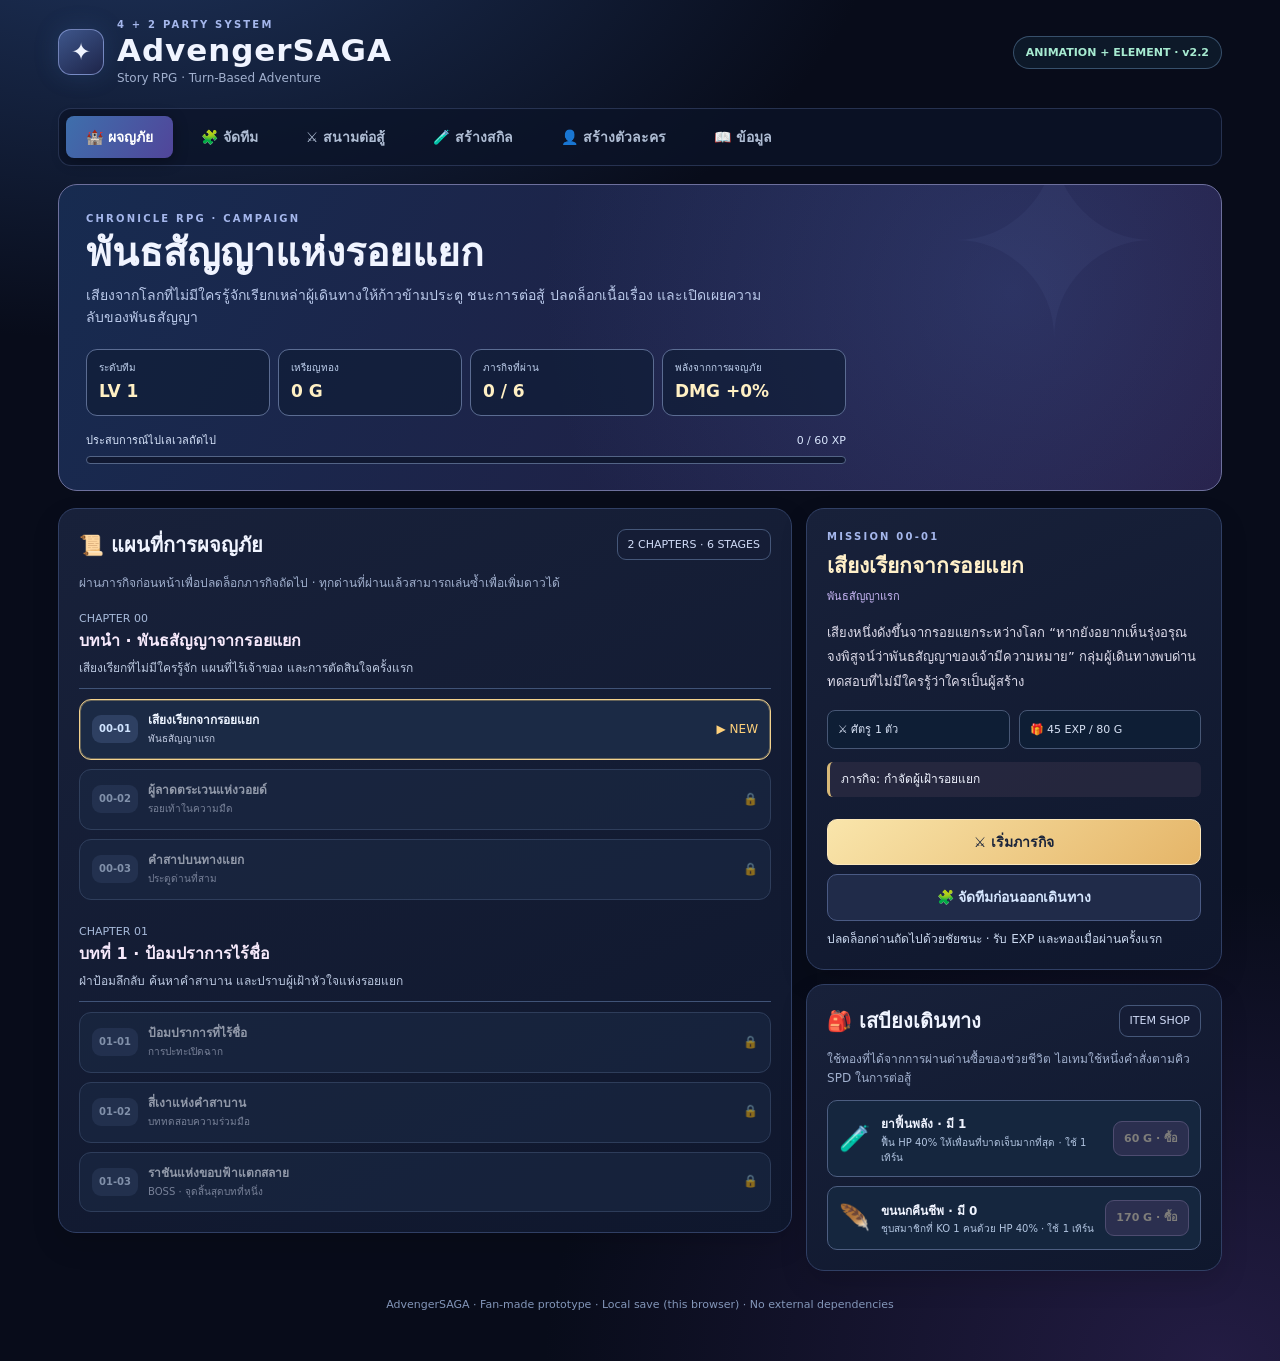
<file: index.html>
<!doctype html>
<html lang="th">
<head>
<meta charset="utf-8"><meta name="viewport" content="width=device-width, initial-scale=1, viewport-fit=cover">
<meta name="theme-color" content="#090d20">
<title>AdvengerSAGA | สนามต่อสู้ 4+2</title>
<style>
:root{color-scheme:dark;--bg:#080c1a;--panel:#111930;--panel2:#17213c;--line:#303f64;--ink:#f0f4ff;--muted:#a1b0ce;--gold:#f5d28a;--aqua:#88d5ff}
*{box-sizing:border-box}body{margin:0;background:radial-gradient(ellipse 85% 50% at 10% -10%,#203660 0,transparent 70%),radial-gradient(ellipse 75% 50% at 95% 100%,#231c43 0,transparent 70%),var(--bg);color:var(--ink);font:14px/1.6 system-ui,"Noto Sans Thai",sans-serif;min-height:100vh}
button,a{font:inherit}button{cursor:pointer}button:disabled{cursor:not-allowed;opacity:.45}button:focus-visible,a:focus-visible{outline:3px solid #95dfff;outline-offset:3px}a{color:#99d9ff;text-decoration:none}a:hover{text-decoration:underline}
.shell{width:min(1200px,100%);padding:17px 18px 48px;margin:auto}
header{display:flex;align-items:center;justify-content:space-between;gap:15px;flex-wrap:wrap;margin-bottom:20px}
.logo{display:flex;align-items:center;gap:13px}.mark{height:46px;width:46px;display:grid;place-items:center;border:1px solid #9eb2ef9e;border-radius:13px;background:linear-gradient(145deg,#3e568b,#1d2449);font-size:24px;box-shadow:0 0 24px #4379bb35}
.eyebrow{font-size:10px;letter-spacing:.22em;text-transform:uppercase;color:#a5b7ec;font-weight:800}.brand{font-size:clamp(22px,3vw,31px);letter-spacing:.03em;line-height:1.15;font-weight:900}.sub{color:var(--muted);font-size:12px}.tag{border:1px solid #6387ad80;border-radius:99px;background:#172d416d;padding:7px 12px;font-size:11px;font-weight:800;color:#a7ebd1}
nav{display:flex;gap:8px;flex-wrap:wrap;border:1px solid #374469a5;background:#0c1428b9;padding:7px;border-radius:13px;margin:0 0 18px}
.nav-btn{border:0;background:transparent;color:#afbdd4;border-radius:8px;padding:10px 20px;font-weight:800;transition:.15s}.nav-btn.active{color:#fff;background:linear-gradient(120deg,#3e6fac,#51459a);box-shadow:0 3px 15px #0005}
.hero-banner{position:relative;overflow:hidden;background:linear-gradient(120deg,#1e2d56e8,#1d193a);border:1px solid #526d9d;border-radius:19px;padding:26px 27px;margin-bottom:17px}
.hero-banner:after{content:"✦";position:absolute;right:5%;top:-60px;font-size:240px;line-height:1;color:#98b9ff0b;pointer-events:none}
.hero-banner h1{margin:2px 0 6px;font-size:clamp(24px,4vw,39px);line-height:1.25;max-width:700px}.hero-banner p{max-width:690px;margin:0;color:#b9c8e9}
.panel{background:linear-gradient(155deg,#18213a,#0f172d);border:1px solid var(--line);padding:20px;border-radius:18px;box-shadow:0 12px 28px #0002;min-width:0}
.panel-head{display:flex;align-items:center;justify-content:space-between;gap:9px;flex-wrap:wrap;margin-bottom:13px}
.panel h2,.panel h3{margin:0;font-size:20px}.small{font-size:12px;color:var(--muted)}
.grid-main{display:grid;grid-template-columns:1.4fr 1fr;gap:16px}
.party-grid{display:grid;grid-template-columns:repeat(2,minmax(0,1fr));gap:12px}
.unit-card{position:relative;display:flex;flex-direction:column;gap:11px;min-height:145px;width:100%;text-align:left;border:1px solid #43557c;border-radius:14px;padding:14px;background:linear-gradient(135deg,#202c49,#131c34);color:var(--ink);transition:border-color .2s,transform .16s;overflow:hidden}
.unit-card:before{content:"";height:100%;width:4px;position:absolute;left:0;top:0;background:var(--accent,#9ed6ff)}
.unit-card:hover{border-color:var(--accent,#8abaff);transform:translateY(-2px)}.unit-card.selected{border-color:#f7db9b;box-shadow:inset 0 0 0 1px #e8c87850,0 0 22px #cba45a1c}
.class-head{display:flex;gap:12px;align-items:center}.unit-icon{font-size:31px;display:grid;place-items:center;width:54px;height:54px;border-radius:14px;background:var(--accent-back,#263c61);border:1px solid #819ac354}
.unit-name{font-size:18px;font-weight:900;line-height:1.2}.unit-slot{font-size:10px;letter-spacing:.14em;color:#b3c3e9;font-weight:800}
.unit-meta{font-size:12px;color:#b7c6dc}.mini-meters{display:flex;align-items:center;gap:7px;font-size:10px;color:#b9c8e0}
.meter{height:6px;background:#080f22;border-radius:99px;overflow:hidden;flex:1}.meter i{display:block;height:100%;background:linear-gradient(90deg,#4abf9e,#a5f1cd);border-radius:inherit}
.support-grid{display:grid;grid-template-columns:repeat(2,minmax(0,1fr));gap:10px}
.support-card{position:relative;border:1px solid #5961887f;border-radius:14px;padding:16px;background:#1b2543;text-align:left;color:var(--ink);min-height:125px}
.support-card .support-avatar{font-size:26px}.support-card b{display:block;margin:5px 0}.support-card small{display:block;color:#b5c2de;font-size:11px}
.help{border-left:3px solid #d8b679;background:#24243c7d;padding:11px 13px;border-radius:8px;font-size:12px;color:#d6deef}
.button{display:inline-flex;align-items:center;justify-content:center;gap:9px;padding:11px 17px;background:linear-gradient(140deg,#496bad,#5548a0);color:#fff;border:1px solid #8da6db;border-radius:10px;font-weight:800;text-decoration:none;transition:filter .2s}.button:hover{filter:brightness(1.15);text-decoration:none}.button.primary{background:linear-gradient(140deg,#f9e5ab,#e5b568);color:#19233a;border-color:#fce7bb}.button.ghost{background:#202b49;color:#d6e7ff;border-color:#4a5a84}.button.danger{background:#4b293d;border-color:#99536d;color:#ffe5e5}.button.wide{width:100%}
.toolbar{display:flex;flex-wrap:wrap;gap:9px;margin-top:16px}
.status{color:#cfe6ff;font-size:12px}.chips{display:flex;gap:8px;align-items:center;flex-wrap:wrap}
.chip{font-size:11px;border:1px solid #455779;color:#d1dcf8;padding:6px 10px;border-radius:9px;background:#151d36}
#picker{margin-top:14px}.picker-grid{display:grid;grid-template-columns:repeat(2,minmax(0,1fr));gap:9px}
.picker-opt{display:flex;align-items:center;gap:8px;border:1px solid #405782;background:#1d294a;padding:10px;border-radius:9px;color:#edf5ff;text-align:left}.picker-opt:hover{border-color:#e3cf99}.picker-opt:disabled{opacity:.4}
.pick-title{font-size:12px;font-weight:800}
.screen{display:none}.screen.active{display:block}
.battle-head{display:flex;align-items:center;justify-content:space-between;gap:12px;flex-wrap:wrap;margin-bottom:10px}
.battle-roster{display:grid;grid-template-columns:repeat(4,minmax(0,1fr));gap:9px}
.battle-member{color:#e4eafc;border:1px solid #4d5980;background:#1c2642;border-radius:11px;padding:10px;text-align:left;min-height:83px}
.battle-member.active{border-color:#f6d08a;background:#303455;box-shadow:inset 0 0 0 1px #e7c87544}.battle-member b{display:block;font-size:12px}.battle-member span{display:block;font-size:10px;color:#b3c1d9}
.party-stats{display:grid;grid-template-columns:repeat(3,1fr);gap:10px;margin:12px 0}
.statbox{padding:10px 12px;border:1px solid #364766;background:#111b34;border-radius:10px;font-size:11px;color:#b6c3de}.statbox strong{font-size:19px;color:#fff;display:block}
.support-actions{display:grid;grid-template-columns:repeat(2,minmax(0,1fr));gap:9px;margin:12px 0}
.support-button{color:#eaf0ff;border:1px solid #515d8a;background:#242a48;border-radius:11px;text-align:left;padding:12px;font-weight:800}
.support-button small{display:block;font-weight:500;color:#b8c6e0}.support-button.used{opacity:.5}
.arena-wrap{border:1px solid #495985;border-radius:16px;background:#0b1025;overflow:hidden;position:relative}
.arena-frame{width:100%;display:block;height:805px;border:0;background:#0b1025}
.frame-link{display:flex;justify-content:space-between;gap:10px;align-items:center;padding:9px 12px;border-top:1px solid #334466;background:#141d36;font-size:11px}
.logbox{max-height:155px;overflow:auto;display:flex;flex-direction:column;gap:5px}.logline{border-bottom:1px solid #2c395a;padding:5px 0;font-size:12px;color:#b9cbe3}
.footer{color:#8396b9;font-size:11px;text-align:center;margin-top:25px}
.toast{position:fixed;left:50%;bottom:25px;transform:translateX(-50%);background:#f8dfac;color:#1a2235;padding:12px 18px;border-radius:10px;box-shadow:0 8px 30px #0006;font-weight:800;z-index:20;max-width:90vw}
@media(max-width:820px){.grid-main{grid-template-columns:1fr}.arena-frame{height:840px}}
@media(max-width:580px){
 .shell{padding:12px 10px 35px}.hero-banner{padding:20px 17px}.panel{padding:14px}
 .party-grid,.support-grid{gap:8px}.unit-card{padding:11px;min-height:150px}
 .class-head{gap:8px}.unit-icon{width:43px;height:43px;font-size:24px}.unit-name{font-size:14px}
 .unit-meta{font-size:10px}.support-card{padding:10px}
 .battle-member{padding:7px 5px;min-height:80px}.battle-member b{font-size:11px}
 .battle-member span{font-size:9px}.party-stats{gap:6px}.statbox{padding:8px}.statbox strong{font-size:15px}
 .support-button{padding:10px;font-size:11px}
 .arena-frame{height:940px}
 .frame-link{flex-direction:column;align-items:flex-start}
 .nav-btn{flex:1;padding:9px}
}

/* v0.2 — Action-first battle layout (embedded approved animation stays intact). */
#battle{--hud:#111b35}
#battle .battle-heading{display:flex;align-items:center;justify-content:space-between;gap:16px;flex-wrap:wrap;margin-bottom:14px}
#battle .battle-heading .battle-title{font-size:clamp(24px,3vw,34px);line-height:1.2;margin:2px 0 3px}
#battle .battle-heading .small{margin:0}
#battle .battle-heading-actions{display:flex;gap:8px;align-items:center;flex-wrap:wrap}
#battle .battle-layout{display:grid;grid-template-columns:minmax(0,1.65fr) minmax(265px,.9fr);gap:14px;align-items:start}
#battle .battle-main-column,#battle .battle-aside{display:flex;flex-direction:column;gap:12px;min-width:0}
#battle .arena-wrap{border-radius:17px;box-shadow:0 18px 36px #0004}
#battle .arena-hud{padding:12px 15px;background:linear-gradient(130deg,#121f3d,#192744);border-bottom:1px solid #455779}
#battle .arena-hud>div:first-child{display:flex;align-items:center;justify-content:space-between;gap:9px}
#battle .arena-hud strong{font-size:16px;color:#ffe1b1;font-variant-numeric:tabular-nums}
#battle .hud-tag{font-size:11px;font-weight:850;color:#d8e2f5;letter-spacing:.06em}
#battle .hud-meter{height:9px;background:#071122;overflow:hidden;border-radius:99px;margin-top:9px}
#battle .hud-meter i{height:100%;display:block;width:100%;border-radius:inherit;background:linear-gradient(90deg,#df6a6e,#f4c58b);transition:width .28s ease}
#battle .arena-frame{height:479px;width:100%;display:block;border:0;background:#0e1934}
#battle .arena-foot{display:flex;justify-content:space-between;align-items:center;gap:10px;padding:9px 14px;border-top:1px solid #364663;background:#101b34;font-size:12px}
#battle .arena-foot b{color:#e4ecff}
#battle .arena-foot #activeSubtitle{color:#9fb2d9}
#battle .combat-console{padding:15px}
#battle .command-topline{display:flex;justify-content:space-between;align-items:start;gap:10px;margin-bottom:10px}
#battle .command-topline h2{font-size:17px;margin:0}
#battle .command-indicator{font-size:10px;font-weight:850;letter-spacing:.12em;border:1px solid #508b7a;border-radius:7px;padding:5px 8px;background:#1742388a;color:#bdf5dd;white-space:nowrap}
#battle .command-indicator.busy{border-color:#b68e67;background:#4d3623aa;color:#ffe5b0}
#battle .battle-notice{font-size:12px;color:#c8d8ef;background:#0b152c;border:1px solid #354663;border-radius:9px;padding:8px 10px;margin-bottom:10px;min-height:38px}
#battle .combat-command-grid{display:grid;grid-template-columns:repeat(3,minmax(0,1fr));gap:9px}
#battle .combat-command{position:relative;min-width:0;min-height:102px;border:1px solid #6c83b9;border-radius:13px;text-align:left;background:linear-gradient(150deg,#28466d,#16253c);color:#f3f7ff;padding:11px 11px 17px;transition:filter .13s,transform .13s}
#battle .combat-command:hover:not(:disabled){filter:brightness(1.17)}
#battle .combat-command:active:not(:disabled){transform:scale(.97)}
#battle .combat-command.skill{border-color:#76a9c1;background:linear-gradient(145deg,#20535c,#203356)}
#battle .combat-command.ultimate{border-color:#c8a2ec;background:linear-gradient(145deg,#593d78,#2d254e)}
#battle .combat-command:disabled{opacity:.42}
#battle .combat-command-icon{font-size:24px;display:block;line-height:1.15;margin-bottom:8px}
#battle .combat-command strong{display:block;font-size:13px}
#battle .combat-command small{display:block;color:#c3d4ee;font-size:11px;line-height:1.4;margin-top:2px}
#battle .combat-command em{position:absolute;bottom:6px;right:9px;font-style:normal;font-size:9px;color:#d4d9f6;border:1px solid #7a96bd8c;border-radius:4px;padding:0px 5px}
#battle .element-picker{border-top:1px solid #37466b;margin-top:11px;padding-top:11px}
#battle .element-title{display:flex;align-items:center;justify-content:space-between;gap:9px;flex-wrap:wrap;font-size:12px}
#battle .element-choices{display:flex;flex-wrap:wrap;gap:7px;margin-top:8px}
#battle .element-choice{border:1px solid #506384;background:#1a2643;color:#ebf0ff;border-radius:8px;padding:7px 10px;font-size:11px;display:flex;align-items:center;gap:6px}
#battle .element-choice i{height:10px;width:10px;border-radius:50%;background:var(--swatch);box-shadow:0 0 10px var(--swatch)}
#battle .element-choice.active{border-color:#ffda9b;background:#3d3a4d;color:#ffebb9}
#battle .element-choice:disabled{opacity:.43}
#battle .party-console,#battle .support-console{padding:15px}
#battle .battle-roster{display:grid;grid-template-columns:repeat(2,minmax(0,1fr));gap:8px}
#battle .battle-member{min-height:94px;display:flex;flex-direction:column;gap:4px;justify-content:space-between;padding:10px}
#battle .battle-member.active{background:linear-gradient(150deg,#344e73,#2d3458);border-color:#f3d596}
#battle .battle-member b{font-size:13px}
#battle .battle-member span{font-size:10px;line-height:1.35}
#battle .battle-member:disabled{opacity:.58}
#battle .support-actions{margin:0;grid-template-columns:1fr}
#battle .support-button{padding:11px;min-height:66px}
#battle .support-button:disabled{opacity:.5}
#battle .battle-log-panel{padding:13px 15px}
#battle .battle-log-panel summary{cursor:pointer;font-weight:800;display:flex;align-items:center;justify-content:space-between;gap:10px}
#battle .battle-log-panel[open] summary{margin-bottom:8px}
#battle .lab-fallback{display:flex;justify-content:space-between;gap:10px;align-items:center;padding:0 5px;font-size:12px}
#battle .logbox{max-height:165px}
@media(max-width:950px){#battle .battle-layout{grid-template-columns:1fr}#battle .battle-aside{display:grid;grid-template-columns:1fr 1fr;gap:10px}#battle .battle-log-panel,#battle .lab-fallback{grid-column:1/-1}}
@media(max-width:580px){
 #battle .battle-heading{gap:10px;margin-bottom:10px}
 #battle .battle-heading .battle-title{font-size:23px}
 #battle .battle-heading .small{font-size:11px}
 #battle .battle-heading-actions .button{padding:8px 11px;font-size:12px}
 #battle .battle-layout{gap:10px}
 #battle .battle-aside{display:flex;gap:10px}
 #battle .arena-hud{padding:9px 11px}
 #battle .arena-frame{height:350px}
 #battle .arena-foot{font-size:11px}
 #battle .combat-console{padding:10px}
 #battle .combat-command-grid{gap:6px}
 #battle .combat-command{min-height:89px;padding:9px 7px 15px}
 #battle .combat-command strong{font-size:11px}
 #battle .combat-command small{font-size:9px}
 #battle .combat-command-icon{font-size:22px;margin-bottom:5px}
 #battle .element-choice{padding:7px 8px}
 #battle .party-console,#battle .support-console{padding:12px}
 #battle .support-actions{grid-template-columns:repeat(2,minmax(0,1fr))}
 #battle .support-button{font-size:11px}
 #battle .lab-fallback{flex-wrap:wrap}
 #battle .command-topline .small{font-size:10px}
}

</style>
<link rel="stylesheet" href="css/team-arena.css?v=0.4">
<link rel="stylesheet" href="css/fate-inspired.css?v=0.4">
<link rel="stylesheet" href="css/turn-battle.css?v=0.5">
<link rel="stylesheet" href="css/character-assets.css?v=0.8">
<link rel="stylesheet" href="css/encounters.css?v=0.9">
<link rel="stylesheet" href="css/skill-system.css?v=1.0">
<link rel="stylesheet" href="css/stats.css?v=1.1">
<link rel="stylesheet" href="css/initiative.css?v=1.2">
<link rel="stylesheet" href="css/status-effects.css?v=1.3">
<link rel="stylesheet" href="css/life-system.css?v=1.4">
<link rel="stylesheet" href="css/skill-creator.css?v=2.3">
<link rel="stylesheet" href="css/character-creator.css?v=1.6">
<link rel="stylesheet" href="css/campaign.css?v=2.0">
<link rel="stylesheet" href="css/animation-element.css?v=2.2">
<link rel="stylesheet" href="css/hit-display.css?v=2.4">
</head>
<body>
<div class="shell">
<header>
 <div class="logo"><div class="mark">✦</div><div><div class="eyebrow">4 + 2 Party System</div><div class="brand">AdvengerSAGA</div><div class="sub">Story RPG · Turn-Based Adventure</div></div></div>
 <span class="tag">ANIMATION + ELEMENT · v2.2</span>
</header>
<nav aria-label="การนำทาง">
 <button class="nav-btn active" data-screen="campaign">🏰 ผจญภัย</button>
 <button class="nav-btn" data-screen="formation">🧩 จัดทีม</button>
 <button class="nav-btn" data-screen="battle">⚔️ สนามต่อสู้</button>
 <button class="nav-btn" data-screen="creator">🧪 สร้างสกิล</button>
 <button class="nav-btn" data-screen="character">👤 สร้างตัวละคร</button>
 <button class="nav-btn" data-screen="about">📖 ข้อมูล</button>
</nav>

<section id="campaign" class="screen active" aria-label="แผนที่ผจญภัยและเนื้อเรื่อง">
 <div class="hero-banner campaign-hero">
  <div class="eyebrow">CHRONICLE RPG · CAMPAIGN</div>
  <h1>พันธสัญญาแห่งรอยแยก</h1>
  <p>เสียงจากโลกที่ไม่มีใครรู้จักเรียกเหล่าผู้เดินทางให้ก้าวข้ามประตู ชนะการต่อสู้ ปลดล็อกเนื้อเรื่อง และเปิดเผยความลับของพันธสัญญา</p>
  <div class="campaign-summary-grid">
   <div><small>ระดับทีม</small><strong id="campaignLevel">LV 1</strong></div>
   <div><small>เหรียญทอง</small><strong id="campaignGold">0 G</strong></div>
   <div><small>ภารกิจที่ผ่าน</small><strong id="campaignProgress">0 / 6</strong></div>
   <div><small>พลังจากการผจญภัย</small><strong id="campaignBonus">DMG +0%</strong></div>
  </div>
  <div class="campaign-exp-line"><span>ประสบการณ์ไปเลเวลถัดไป</span><span id="campaignXpLabel">0/60 XP</span></div>
  <div class="campaign-exp-track"><i id="campaignXpBar"></i></div>
 </div>
 <div class="campaign-grid-layout">
  <div class="campaign-journey">
   <div class="panel campaign-map-panel">
    <div class="panel-head"><h2>📜 แผนที่การผจญภัย</h2><span class="chip">2 CHAPTERS · 6 STAGES</span></div>
    <p class="small">ผ่านภารกิจก่อนหน้าเพื่อปลดล็อกภารกิจถัดไป · ทุกด่านที่ผ่านแล้วสามารถเล่นซ้ำเพื่อเพิ่มดาวได้</p>
    <div id="campaignChapters" class="campaign-chapters"></div>
   </div>
  </div>
  <div class="campaign-side">
   <div class="panel campaign-briefing">
    <div class="eyebrow" id="campaignStageNumber">MISSION 00-01</div>
    <h2 id="campaignStageTitle">เสียงเรียกจากรอยแยก</h2>
    <div id="campaignStageSubtitle" class="campaign-stage-subtitle">พันธสัญญาแรก</div>
    <p id="campaignStageStory" class="campaign-stage-story"></p>
    <div class="campaign-stage-info"><span id="campaignStageEnemies">ศัตรู</span><span id="campaignStageRewards">รางวัล</span></div>
    <div id="campaignStageObjective" class="campaign-objective">เป้าหมาย</div>
    <button id="campaignLaunch" class="button primary wide" type="button">⚔️ เริ่มภารกิจ</button>
    <button id="campaignResume" class="button ghost wide" type="button" hidden>↩ กลับสู่การต่อสู้ที่ค้างไว้</button>
    <button class="button ghost wide" type="button" data-screen="formation">🧩 จัดทีมก่อนออกเดินทาง</button>
    <div id="campaignBriefingMessage" class="small"></div>
   </div>
   <div class="panel campaign-shop">
    <div class="panel-head"><h2>🎒 เสบียงเดินทาง</h2><span class="chip">ITEM SHOP</span></div>
    <p class="small">ใช้ทองที่ได้จากการผ่านด่านซื้อของช่วยชีวิต ไอเทมใช้หนึ่งคำสั่งตามคิว SPD ในการต่อสู้</p>
    <div id="campaignShopItems"></div>
   </div>
  </div>
 </div>
</section>

<section id="formation" class="screen">
 <div class="hero-banner"><div class="eyebrow">YOUR ADVENTURE STARTS HERE</div><h1>เลือกทีมหลัก 4 คน<br>พร้อมผู้ช่วย 2 คน</h1><p>รวม 4 อาชีพที่ทดสอบแล้วไว้ในโปรเจกต์เดียว ปรับตำแหน่งของสมาชิกและผู้ช่วยได้ก่อนลงสนาม พร้อมบันทึกทีมไว้ในเบราว์เซอร์</p></div>
 <div class="grid-main">
  <div class="panel">
   <div class="panel-head"><h2>⚔️ Main Party</h2><span class="chip">4 / 4 ACTIVE SLOTS</span></div>
   <div id="mainSlots" class="party-grid"></div>
   <div class="toolbar"><button id="startBattle" class="button primary wide">⚔️ เข้าสู่สนามฝึก</button></div>
  </div>
  <div class="panel">
   <div class="panel-head"><h2>✦ Support Squad</h2><span class="chip">2 / 2 SUPPORT SLOTS</span></div>
   <div id="supportSlots" class="support-grid"></div>
   <p class="help">ผู้ช่วยไม่ใช่ตัวละครโจมตีหลัก แต่สามารถใช้ความสามารถระหว่างทดลองต่อสู้ได้ และไม่กินพื้นที่ 4 ช่องของทีมหลัก</p>
   <div id="picker" hidden><div class="panel-head"><h3 id="pickerTitle">เลือกสมาชิก</h3><button class="button ghost" id="cancelPicker">ปิด</button></div><div class="picker-grid" id="pickerOptions"></div></div>
   <div class="toolbar"><button class="button ghost wide" id="resetTeam">คืนค่าทีมเริ่มต้น</button></div>
  </div>
 </div>
</section>
<section id="battle" class="screen" aria-label="สนามต่อสู้ AdvengerSAGA">
 <div class="battle-heading">
   <div><div class="eyebrow">ADVENGERSAGA · BATTLE COMMAND</div>
   <h1 class="battle-title">⚔️ ADVENGER BATTLE</h1><p class="small">สนามแบบแถวเดียว 4 คน · เรียงคำสั่งตาม SPD ของฝ่ายเราและศัตรู · ผู้ช่วย 2 คน</p></div>
   <div class="battle-heading-actions">
    <button type="button" id="battleReset" class="button ghost">↻ เริ่มไฟต์ใหม่</button>
    <button type="button" class="button ghost" data-screen="formation">🧩 จัดทีม</button>
   </div>
 </div>
 <div id="campaignBattleBanner" class="campaign-battle-banner" hidden>
   <div><span class="eyebrow">📜 STORY MISSION</span><strong id="campaignBattleTitle">พันธสัญญา</strong><small id="campaignBattleObjective"></small></div>
   <button type="button" class="button ghost" data-screen="campaign">🏰 กลับแผนที่</button>
 </div>
 <div id="campaignBattleResult" class="campaign-result" hidden aria-live="polite">
  <div id="campaignResultTitle" class="campaign-result-title"></div>
  <p id="campaignResultStory"></p>
  <div id="campaignResultReward" class="campaign-result-reward"></div>
  <div class="campaign-result-actions">
    <button type="button" class="button primary" data-campaign-next>▶ ภารกิจถัดไป</button>
    <button type="button" class="button ghost" data-screen="campaign">🏰 แผนที่ผจญภัย</button>
  </div>
 </div>
 <div class="encounter-toolbar" id="encounterToolbar"><label for="encounterSelect">⚔️ สนามต่อสู้</label><select id="encounterSelect" aria-label="เลือกภารกิจต่อสู้"><option value="training">ฝึกต่อสู้ · ศัตรู 1 ตัว</option><option value="skirmish">ปะทะหมู่ · ศัตรู 3 ตัว</option><option value="boss">บอส + ลูกสมุน 2 ตัว</option><option value="horde">🧪 SKILL LAB · ศัตรู 4 ตัว</option></select><span class="small">เปลี่ยนสนาม = เริ่มไฟต์ใหม่ (ยังคงทีมเดิม)</span></div>
 <div class="battle-layout">
  <div class="battle-main-column">
   <section class="arena-wrap" aria-label="สนามทดสอบการโจมตี">
    <div class="arena-hud">
     <div class="hud-enemy-top"><span class="hud-tag"><span class="hud-enemy-icon">◆</span> ENEMY · <span id="enemyName">TRAINING SENTINEL</span></span><strong id="enemyHealth">100%</strong></div>
     <div class="hud-meter" role="progressbar" id="targetHpTrack" aria-label="พลังชีวิตเป้าหมาย" aria-valuemin="0" aria-valuemax="100" aria-valuenow="100"><i id="targetHpBar"></i></div>
    </div>
    <div id="enemyTargets" class="enemy-targets" aria-label="เลือกเป้าหมายศัตรู"></div>
    <div id="teamArena" class="as-stage" aria-label="สนามต่อสู้: สมาชิกหลัก 4 คนยืนอยู่พร้อมกัน และหุ่นฝึก 1 ตัว"></div>
    <div class="arena-foot"><span class="arena-active-info"><span class="foot-active-icon">✦</span> <b id="activeName">Saber</b><span id="activeSubtitle">นักดาบ</span></span><span>ENERGY <b id="activeEnergy">100/100</b></span></div>
   </section>
   <section class="turn-board" aria-label="ลำดับเทิร์นต่อสู้">
    <div class="turn-head"><span class="turn-heading" id="roundLabel">ROUND 1 · ลำดับเทิร์น</span><span class="turn-phase" id="turnPhase">ฝ่ายเรา</span></div>
    <div class="turn-order" id="turnOrder" aria-live="polite"></div>
    <div class="turn-info" id="turnInfo">SPD สูงออกก่อน · ฝ่ายเราและศัตรูสลับตามคิว</div>
   </section>
   <section class="panel party-console" aria-label="เลือกสมาชิกลงสนาม">
     <div class="panel-head"><h2>✧ PARTY STATUS</h2><span class="chip">MAIN · 4/4</span></div>
     <p class="small" style="margin:0 0 10px">SPD สูงออกก่อน · ทุกตัวได้รับหนึ่งคำสั่งต่อรอบ · ต้องรอคิวของตัวเอง</p>
     <div id="battleRoster" class="battle-roster"></div>
   </section>
   <section class="combat-console panel" aria-label="คำสั่งโจมตี">
    <div class="command-topline">
      <div><h2>✦ COMMAND CARDS</h2><span class="small">Basic / Skill / Ultimate ใช้หนึ่งเทิร์น · ป้องกันเพื่อผ่านเทิร์นได้</span></div>
      <span class="command-indicator" id="commandIndicator">READY</span>
    </div>
    <div id="combatStatus" class="battle-notice" role="status" aria-live="polite">กำลังเตรียมสนาม...</div>
    <div class="combat-command-grid">
      <button type="button" class="combat-command basic" data-command="basic"><span class="command-seal">I</span><span class="combat-command-icon">⚔️</span><span class="command-type">STANDARD</span><strong>BASIC</strong><small id="basicLabel">โจมตีปกติ</small><em>J</em></button>
      <button type="button" class="combat-command skill" data-command="skill"><span class="command-seal">II</span><span class="combat-command-icon">✦</span><span class="command-type">SPECIAL</span><strong>SKILL</strong><small id="skillLabel">สกิลประจำอาชีพ</small><em>K</em></button>
      <button type="button" class="combat-command skill2" data-command="skill2" id="equippedSkill2Command" hidden><span class="command-seal">IV</span><span class="combat-command-icon">✧</span><span class="command-type">EQUIPPED</span><strong>SKILL 2</strong><small id="skill2Label">สกิลที่ติดตั้ง</small><em>4</em></button>
      <button type="button" class="combat-command ultimate" data-command="ultimate"><span class="command-seal">III</span><span class="combat-command-icon">✶</span><span class="command-type">LIMIT BREAK</span><strong>ULTIMATE</strong><small id="ultimateLabel">ใช้ EX 100</small><em>L</em></button>
    </div>
    <div class="turn-utility"><button type="button" class="guard-command" id="guardCommand" data-command="guard">🛡️ ป้องกัน / ผ่านเทิร์น</button><small>รับความเสียหายลดลง 50% เมื่อถูกโจมตีรอบนี้ · EX +15</small></div>
    <details class="skill-database" id="dbSkillPanel" open>
      <summary>✦ SEVEN KNIGHTS · ฐานข้อมูลสกิล <span class="small">ทดลองใช้สกิลข้อมูลจริง ผ่านกติกาเกมเรา</span></summary>
      <div class="db-kit-head">
        <label for="dbHeroKit">ชุดสกิลอ้างอิงสำหรับตัวที่เลือก</label>
        <select id="dbHeroKit"><option value="">ไม่ใช้ฐานข้อมูล</option></select>
      </div>
      <p class="db-hint" id="dbPassiveInfo">เลือกชุดสกิลเพื่อดู Passive และท่าพิเศษ</p>
      <div id="dbSkillButtons" class="db-skill-buttons"></div>
      <div id="dbStatusInfo" class="db-status-line" aria-live="polite"></div>
      <a id="dbSource" class="db-source" target="_blank" rel="noopener noreferrer" hidden>แหล่งข้อมูลสกิลที่ตรวจสอบ</a>
      <p class="db-notice">ข้อมูลจาก Seven Knights Re:BIRTH เป็นตัวอย่างชุดสกิลที่ตรวจสอบแล้ว · คูลดาวน์ 30 วินาที = 1 รอบ (สูตรดาเมจดัดแปลงสำหรับ AdvengerSAGA) · เปลี่ยนชุดสกิลแล้วเริ่มไฟต์ใหม่</p>
    </details>
    <div id="campaignBattleItems" class="campaign-battle-items" hidden>
      <strong>🎒 ไอเทมระหว่างภารกิจ</strong>
      <small>ใช้หนึ่งคำสั่งในเทิร์น SPD เช่นเดียวกับสกิล</small>
      <div id="campaignItemButtons" class="campaign-item-buttons"></div>
    </div>
    <details class="life-lab" id="lifePanel">
      <summary>💀 LIFE LAB · ตาย / ฟื้นคืนชีพ <span class="small">ทดลองกลไก ไม่กินเทิร์น</span></summary>
      <label for="lifeDemoTarget">ตัวละครที่ทดสอบ</label>
      <select id="lifeDemoTarget" aria-label="เลือกตัวละครที่จะทดสอบการตายหรือชุบชีวิต"></select>
      <div id="lifeDemoInfo" class="life-demo-info"></div>
      <div class="life-lab-grid">
       <button type="button" data-life-test="guts">🛡️ มอบ Guts 1 ครั้ง</button>
       <button type="button" data-life-test="immortality">✨ มอบ Immortality 2 รอบ</button>
       <button type="button" data-life-test="autoRevive">💠 Auto Revive 60%</button>
       <button type="button" data-life-test="soulDeath">🔒 Soul Death 3 รอบ</button>
       <button type="button" data-life-test="damage">💀 โจมตีถึงตาย</button>
       <button type="button" data-life-test="revive">🌱 ชุบชีวิต 40%</button>
       <button type="button" data-life-test="cleanse">🕊️ ล้างสถานะผิดปกติ</button>
      </div>
      <p class="small">ทดลองได้กับสมาชิกทีมหลัก รวมตัวละคร KO · ถ้ามี Soul Death การชุบชีวิตจะถูกปฏิเสธ · ค่าทดลองไม่ใช่ค่าที่บังคับใช้กับทุกสกิล</p>
    </details>
    <details class="created-skill-panel" id="createdSkillPanel">
      <summary>⚔️ LOADOUT <span class="small">สกิลที่ติดตั้งจะใช้แทนปุ่มเดิม ไม่ได้เพิ่มคำสั่งซ้ำ</span></summary>
      <div id="createdBattleSkills" class="created-battle-skills"></div>
      <button type="button" class="button ghost" data-screen="creator">+ เลือกสกิลเดิม / สร้างใหม่ / ติดตั้ง</button>
    </details>
    <details class="ailment-lab" id="ailmentPanel">
      <summary>🧪 STATUS LAB · ทดสอบสถานะผิดปกติ <span class="small">ไม่ใช้เทิร์น · เฉพาะสนามทดลอง</span></summary>
      <div class="ailment-lab-controls">
        <label for="ailmentDemoKind">เลือกสถานะ</label>
        <select id="ailmentDemoKind" aria-label="สถานะที่ต้องการทดสอบ"></select>
        <label for="ailmentDemoTurns">ระยะเวลา</label>
        <select id="ailmentDemoTurns"><option value="1">1 เทิร์น</option><option value="2" selected>2 เทิร์น</option><option value="3">3 เทิร์น</option><option value="4">4 เทิร์น</option></select>
      </div>
      <div class="ailment-lab-buttons">
        <button type="button" id="ailmentDemoEnemy">🎯 ใส่สถานะให้ศัตรูเป้าหมาย</button>
        <button type="button" id="ailmentDemoAlly">🛡️ ใส่สถานะให้ตัวละครปัจจุบัน</button>
      </div>
      <p class="small">ทดสอบสถานะโดยตรง ไม่ใช่สกิลตัวละคร · บังคับโอกาสติด 100% แต่ภูมิคุ้มกันยังมีผล</p>
    </details>
    <details class="element-picker" id="elementPanel"><summary>✧ ปรับธาตุของเอฟเฟกต์ <span class="small">แตะเพื่อเลือกสี</span></summary><div id="elementChoices" class="element-choices" role="group" aria-label="เลือกธาตุ"></div></details>
   </section>
  </div>
  <aside class="battle-aside">
   <section class="panel support-console" aria-label="ใช้ผู้ช่วย">
     <div class="panel-head"><h2>✦ SUPPORT COMMAND</h2><span class="chip">2 SUPPORTS</span></div>
     <div id="assistActions" class="support-actions"></div>
     <p class="small" style="margin:8px 0 0">แต่ละช่องใช้ได้หนึ่งครั้งต่อไฟต์ · กดเริ่มไฟต์ใหม่เพื่อเติมสิทธิ์</p>
   </section>
   <details class="panel stats-panel">
     <summary>🧬 สถานะตัวละครที่เลือก · 30 STATS</summary>
     <div id="statLive" class="stat-live"></div>
   </details>
   <details class="panel battle-log-panel">
     <summary>📜 บันทึกการต่อสู้ <span class="small">แตะเพื่อเปิด / ปิด</span></summary>
     <div id="battleLog" class="logbox" aria-live="polite"></div>
   </details>
   <div class="lab-fallback"><span class="small">ดูแอนิเมชันต้นฉบับรายอาชีพ</span><a id="fullDemo" href="labs/saber.html" target="_blank" rel="noopener">เปิดอาชีพนี้เต็มหน้าจอ</a></div>
  </aside>
 </div>
</section>


<section id="character" class="screen" aria-label="ห้องทดลองสร้างตัวละคร">
 <div class="hero-banner character-banner">
  <div class="eyebrow">ADVENGERSAGA · CHARACTER CREATOR v1.6</div>
  <h1>👤 สร้างตัวละครของเรา</h1>
  <p>ออกแบบตัวละครใหม่ได้ 1 ตัวเต็มรูปแบบ เลือกอาชีพ ปรับสเตตัสทั้ง 30 ค่า ใส่ภาพตัวละคร และเลือกสกิลจากคลังเดิม จากนั้นนำเข้าสนามรบแบบ SPD ได้จริง</p>
 </div>
 <div class="character-creator-layout">
  <div class="panel character-editor">
   <div class="panel-head"><h2>✦ Character Workshop</h2><span class="chip">ONE ORIGINAL HERO</span></div>
   <div class="character-fields">
    <label>ชื่อตัวละคร
      <input id="charLabName" maxlength="40" placeholder="เช่น Haruto Key" autocomplete="off">
    </label>
    <label>ชื่อภาษาไทย / ชื่อที่แสดง
      <input id="charLabNameTh" maxlength="40" placeholder="เช่น ฮารุโตะ คีย์" autocomplete="off">
    </label>
    <label>อาชีพ
      <select id="charLabClass">
       <option value="saber">⚔️ Saber · นักดาบ</option>
       <option value="mage">🔮 Mage · นักเวท</option>
       <option value="tank">🛡️ Tank · ผู้พิทักษ์</option>
       <option value="gunner">🔫 Gunner · มือปืน</option>
      </select>
    </label>
    <label>🌈 ธาตุประจำตัว
      <select id="charLabElement" aria-label="เลือกธาตุประจำตัวละคร"></select>
      <small id="charLabElementDescription">ธาตุประจำตัวมีผลต่อความได้เปรียบในการโจมตี และสีเอฟเฟกต์</small>
    </label>
    <label>คำอธิบายตัวละคร (ไม่บังคับ)
      <textarea id="charLabDescription" rows="2" maxlength="180" placeholder="นิสัย บทบาท หรือเรื่องราวของตัวละคร"></textarea>
    </label>
   </div>
   <div class="character-stat-top">
    <div><h3>🧬 ค่าสถานะ 30 ค่า</h3><p>ค่าตั้งต้นแยกตามสาย และแก้ทุกค่าได้อิสระ</p></div>
    <button id="charLabPreset" type="button" class="button ghost">↺ ใช้ค่าสายนี้</button>
   </div>
   <div id="charLabStats" class="character-stat-groups"></div>
   <div id="charLabMessage" class="creator-feedback" aria-live="polite" role="status"></div>
   <div class="character-actions">
    <button id="charLabSave" type="button" class="button primary">💾 สร้าง / บันทึกตัวละคร</button>
    <button id="charLabDelete" type="button" class="button danger">ลบตัวละครนี้</button>
   </div>
   <p class="small">เมื่อบันทึก เกมจะโหลดหน้าใหม่เพื่ออัปเดตตัวละครในทีม · สามารถสร้างหรือแก้ไขได้ 1 ตัวต่อเบราว์เซอร์</p>
  </div>
  <div class="character-side">
   <div class="panel character-preview-panel">
    <div class="panel-head"><h2>✦ Character Preview</h2><span class="chip" id="charLabClassLabel">SABER</span></div>
    <div class="character-preview-stage">
     <img id="charLabImage" src="characters/saber/art.svg" alt="ภาพตัวอย่างตัวละคร">
    </div>
    <div id="charLabPreviewName" class="character-preview-name">ตัวละครใหม่</div>
    <p id="charLabPreviewRole" class="small">Saber · นักดาบ</p>
    <div id="charLabCorePreview" class="character-core-preview"></div>
    <label class="character-image-label" for="charLabPortrait">🖼️ ภาพตัวละคร (PNG / JPG / WebP ไม่เกิน 600 KB)</label>
    <input id="charLabPortrait" type="file" accept="image/png,image/jpeg,image/webp">
    <button id="charLabResetPortrait" type="button" class="button ghost">ใช้ภาพอาชีพเดิม</button>
    <p class="small">ใช้ภาพอาชีพเป็นตัวแทนได้ หรืออัปโหลดภาพของตัวเอง โดยภาพจะเก็บในเบราว์เซอร์เท่านั้น</p>
   </div>
   <div class="panel">
    <h2>⚔️ เลือกสกิลติดตัว</h2>
    <p class="help">เลือกแทนสกิลเดิมได้จากสกิลอาชีพ สกิล Seven Knights ที่อยู่ในคลัง หรือสกิลสร้างเอง · ช่องที่ไม่ติดตั้งจะกลับไปใช้ท่าเดิมของตัวละคร</p>
    <div id="charLabSkills" class="character-skill-slots"></div>
    <p class="help">🎬 ในแต่ละช่อง เลือกแอนิเมชันจากท่า Saber / Mage / Tank / Gunner ได้อิสระ โดยไม่เปลี่ยนความแรงของสกิลหรือจำนวนฮิต</p>
    <button type="button" class="button ghost wide" data-screen="creator">🧪 ไป Skill Creator</button>
   </div>
   <div class="panel">
    <h2>💾 สำรอง / นำเข้าตัวละคร</h2>
    <p class="help">ส่งออกเป็น JSON ที่รวมข้อมูลตัวละคร รูป และคลังสกิลที่สร้างเอง เพื่อใช้ย้ายเครื่องได้</p>
    <textarea id="charLabTransfer" rows="5" placeholder="JSON สำรองตัวละคร" spellcheck="false"></textarea>
    <div class="character-transfer-actions">
     <button id="charLabExport" type="button" class="button ghost">📤 ส่งออก JSON</button>
     <button id="charLabImport" type="button" class="button ghost">📥 นำเข้า JSON</button>
    </div>
    <p class="small">ตัวละครนี้จะเพิ่มเป็นตัวเลือกในหน้า <b>จัดทีม</b> โดยใช้หนึ่งใน 4 ช่องตัวหลัก ไม่เพิ่มจำนวนสมาชิกในสนาม</p>
   </div>
  </div>
 </div>
</section>

<section id="creator" class="screen" aria-label="แล็บสร้างสกิลตัวละคร">
 <div class="hero-banner creator-banner">
  <div class="eyebrow">ADVENGERSAGA · OVERLIMIT SKILL CREATOR v2.3</div>
  <h1>🧪 สร้างสกิลตัวละคร · OVERLIMIT</h1>
  <p>สร้างท่าระดับเทพได้เอง! เลือกหลายเป้าหมาย ล็อกสถานะ บัฟมหาศาล หรือยิงเป็นแสนฮิต แล้วติดตั้งสกิลให้ตัวละครใช้จริงในสนาม RPG โดยระบบรวมเอฟเฟกต์ปริมาณมากให้อัตโนมัติเพื่อช่วยลดการแลค</p>
 </div>
 <div class="skill-creator-layout">
  <div class="panel creator-editor">
   <div class="panel-head"><h2>✦ Skill Workshop</h2><span class="chip">ORDERED EFFECTS</span></div>
   <div class="creator-picker">
    <label for="skillLabList">เลือกสกิลที่เคยบันทึก</label>
    <select id="skillLabList" aria-label="คลังสกิลที่สร้างแล้ว"><option value="">— สกิลใหม่ —</option></select>
    <button id="skillLabNew" class="button ghost" type="button">+ สกิลใหม่</button>
    <button id="skillLabExample" class="button ghost" type="button">⚡ ตัวอย่าง 4×4</button>
    <button id="skillLabOverlimitExample" class="button ghost overlimit-example" type="button">☄️ สกิลล้างโลก</button>
   </div>
   <div class="creator-fields">
    <label>ชื่อสกิล
      <input id="skillLabName" maxlength="70" placeholder="เช่น Thunder Judgment" autocomplete="off">
    </label>
    <label>เป้าหมายหลัก
      <select id="skillLabTarget"></select>
    </label>
    <label>ชนิดความเสียหาย
      <select id="skillLabDamageType"><option value="physical">กายภาพ (P_ATK)</option><option value="magic">เวทมนตร์ (M_ATK)</option></select>
    </label>
    <label>คูลดาวน์ (รอบ)
      <input id="skillLabCooldown" type="number" min="0" max="30" step="1" value="3">
    </label>
   </div>
   <label class="overlimit-switch" for="skillLabOverlimit">
    <input id="skillLabOverlimit" type="checkbox">
    <span><strong>😈 OVERLIMIT MODE · ปลดลิมิตสกิล</strong>
     <small>สูงสุด 1,000,000 ฮิต/เป้าหมาย · 128 ขั้น · บัฟและดาเมจระดับมหาศาล · คูลดาวน์ 0 ได้</small></span>
   </label>
   <div id="skillLabOverlimitInfo" class="overlimit-info" aria-live="polite">NORMAL · 24 ขั้น</div>
   <div class="creator-step-header">
    <div><h3>เอฟเฟกต์ตามลำดับ</h3><p>ระบบทำขั้นที่ 1 ให้เสร็จก่อน จึงเริ่มขั้นถัดไป</p></div>
    <button id="skillLabAdd" class="button primary" type="button">+ เพิ่มเอฟเฟกต์</button>
   </div>
   <div id="skillLabEffects" class="creator-step-list" aria-label="ขั้นตอนเอฟเฟกต์สกิล"></div>
   <div id="skillLabMessage" class="creator-feedback" role="status" aria-live="polite"></div>
   <div class="creator-footer-actions">
    <button id="skillLabSave" class="button primary" type="button">💾 บันทึกลงคลัง</button>
    <button id="skillLabDuplicate" class="button ghost" type="button">ทำสำเนา</button>
    <button id="skillLabDelete" class="button ghost" type="button">ลบสกิล</button>
   </div>
  </div>
  <div class="creator-side">
   <div class="panel">
    <div class="panel-head"><h2>⚔️ ติดตั้งให้ตัวละคร</h2><span class="chip">EQUIP</span></div>
    <p class="help">บันทึกสกิลก่อน แล้วเลือกตัวละครและช่องที่จะติดตั้ง สกิลที่สร้างสามารถติดตั้งให้หลายตัวละครได้</p>
    <label class="creator-label" for="skillLabHero">ตัวละคร</label>
    <select id="skillLabHero"></select>
    <label class="creator-label" for="skillLabSlot">ช่องสกิล</label>
    <select id="skillLabSlot">
     <option value="basic">Basic · โจมตีปกติ</option>
     <option value="skill1">Skill 1 · สกิล 1</option>
     <option value="skill2">Skill 2 · สกิล 2</option>
     <option value="ultimate">Ultimate · อัลติเมท (EX 100)</option>
    </select>
    <label class="creator-label" for="skillLabEquipSource">สกิลที่จะใช้แทนช่องนี้</label>
    <select id="skillLabEquipSource"><option value="">— เลือกสกิลจากคลัง —</option></select>
    <p class="help">เลือกได้ทั้งสกิลเดิมจาก 4 อาชีพ, สกิล Seven Knights ที่มีในคลัง และสกิลที่สร้างเอง เมื่อกดติดตั้ง ปุ่มหลักในสนามจะเปลี่ยนเป็นสกิลนี้ทันที</p>
    <label class="creator-label" for="skillLabAnimation">🎬 แอนิเมชันที่ใช้แสดงท่าสกิล</label>
    <select id="skillLabAnimation" aria-label="เลือกแอนิเมชันสำหรับช่องสกิล">
     <option value="">อัตโนมัติ · ใช้แอนิเมชันเดิมของสกิล</option>
    </select>
    <p class="help">เลือกจาก 12 แอนิเมชันที่มีอยู่แล้ว (4 อาชีพ × 3 ท่า) เปลี่ยนเฉพาะภาพและท่าทาง ไม่เปลี่ยนผลสกิล จำนวนฮิต ความแรง หรือ EX</p>
    <button id="skillLabAnimationSave" type="button" class="button ghost">🎬 บันทึกแอนิเมชันให้ช่องนี้</button>
    <div id="skillLabEquipped" class="creator-equipped">ยังไม่มีสกิลติดตั้ง</div>
    <div class="creator-equip-actions">
     <button id="skillLabEquip" class="button primary" type="button">✓ ติดตั้งสกิลนี้</button>
     <button id="skillLabUnequip" class="button ghost" type="button">ถอดออก</button>
    </div>
    <button id="skillLabBattle" class="button ghost wide" type="button" data-screen="battle">⚔️ ไปทดลองในสนาม</button>
   </div>
   <div class="panel">
    <h2>🧾 ตัวอย่างข้อมูลสกิล</h2>
    <p class="help">ดูข้อมูลจริงที่ใช้บันทึก เอฟเฟกต์ยังคงอยู่ในลำดับที่กำหนด และสามารถส่งออกเป็น JSON ได้</p>
    <pre id="skillLabPreview" class="creator-json" aria-label="ข้อมูล JSON ของสกิล"></pre>
    <h3>สำรองข้อมูล / ย้ายเครื่อง</h3>
    <p class="help">ไฟล์สกิลเก็บในเบราว์เซอร์เครื่องนี้ ไม่ได้อัปโหลดขึ้น GitHub อัตโนมัติ</p>
    <textarea id="skillLabTransfer" rows="5" placeholder="JSON สำหรับส่งออกหรือนำเข้าคลังสกิล"></textarea>
    <div class="creator-transfer-actions">
     <button id="skillLabExport" class="button ghost" type="button">📤 ส่งออก JSON</button>
     <button id="skillLabImport" class="button ghost" type="button">📥 นำเข้า JSON</button>
    </div>
   </div>
  </div>
 </div>
</section>

<section id="about" class="screen">
 <div class="hero-banner"><div class="eyebrow">DEVELOPMENT ROADMAP</div><h1>AdvengerSAGA</h1><p>ระบบต่อสู้แสดงสมาชิกหลักทั้ง 4 คนในสนามเดียวกัน และผู้ช่วยอีก 2 ช่อง แยกข้อมูลและชุดท่าโจมตีเป็นโฟลเดอร์ของแต่ละตัวละคร พร้อมเปลี่ยนภาพเป็น PNG ในอนาคต</p></div>
 <div class="panel"><h2>สิ่งที่ใช้ได้ในรุ่นนี้</h2><p>จัดตำแหน่งสมาชิกหลัก 4 ช่อง สลับผู้ช่วย 2 ช่อง บันทึกทีมอัตโนมัติ สลับตัวละครที่ควบคุมในสนามทดลอง และใช้การช่วยเหลือแบบจำกัดจำนวนครั้ง พร้อมจัดการ HP/EX และการเลือกเป้าหมายศัตรูผ่านระบบกลาง</p>
 <p class="help">รุ่นนี้เป็น <b>4-Character Training Arena</b> สมาชิกหลักทั้งสี่คนยืนในสนามพร้อมกัน แต่ผู้เล่นสั่งโจมตีทีละคน ส่วนผู้ช่วยยังเป็นตัวต้นแบบ และมีเทิร์นศัตรูแบบกำหนดเป้าหมายล่วงหน้า รองรับศัตรูหลายตัวและบอสทดลอง มีระบบสกิลกลางอ้างอิงข้อมูล Re:BIRTH (ตัวอย่างที่ผ่านการตรวจสอบ) แต่ยังไม่มี AI เชิงกลยุทธ์ / เซิร์ฟเวอร์เซฟ</p>
 <div class="chips" id="labLinks"></div></div>
 <div class="panel life-dictionary">
  <h2>💀 Death & Revival Library · 9 ประเภท</h2>
  <p class="help">เอฟเฟกต์สำหรับสร้างสกิลใหม่: Death, Soul Death, Guts, Immortality, Revive, Auto Revive, Execution และภูมิคุ้มกัน</p>
  <div id="lifeCatalog"></div>
  <p class="help">ศึกษากลไกโดยอ้างอิง <a href="https://gamewith.net/sevenknights-rebirth/70436" target="_blank" rel="noopener noreferrer">Seven Knights Re:BIRTH Status and Buff Guide</a></p>
 </div>
 <div class="panel ailment-dictionary">
  <h2>🩺 Status Effect Library · 17 สถานะ</h2>
  <p class="help">สถานะต่อเนื่อง ควบคุมการกระทำ และจำกัดความสามารถ โดยอ้างอิงรูปแบบ Seven Knights Re:BIRTH</p>
  <div id="ailmentCatalog"></div>
  <p class="help">แหล่งข้อมูล: <a href="https://gamewith.net/sevenknights-rebirth/70421" target="_blank" rel="noopener noreferrer">GameWith — Seven Knights Re:BIRTH Statuses</a></p>
 </div>
 <div class="panel stat-dictionary"><h2>🧬 Universal Stat Database</h2>
 <p class="help">สแตตทั้ง 30 รายการใช้ร่วมกันได้ทั้งตัวละคร ศัตรู และบอส · ค่าเปอร์เซ็นต์เก็บเป็นสัดส่วน เช่น 0.40 = 40% · สูตรต่อสู้จะตกลงกันภายหลัง</p>
 <div id="statCatalog" aria-label="สารานุกรมค่าสถานะทั้งหมด"></div></div>
</section>
<footer class="footer">AdvengerSAGA · Fan-made prototype · Local save (this browser) · No external dependencies</footer>
</div>
<script src="classes/catalog.js?v=0.6"></script>
<script src="js/class-animation-registry.js?v=0.7"></script>
<script src="js/elements.js?v=2.2"></script>
<script src="classes/saber/animations.js?v=0.7"></script>
<script src="classes/mage/animations.js?v=0.7"></script>
<script src="classes/tank/animations.js?v=0.7"></script>
<script src="classes/gunner/animations.js?v=0.7"></script>
<script src="js/animation-catalog.js?v=2.2"></script>
<script src="js/stat-db.js?v=1.1"></script>
<script src="js/character-registry.js?v=0.7"></script>
<script src="characters/manifest.js?v=0.8"></script>
<script src="js/team-effects.js?v=0.4"></script>
<script src="js/hit-display.js?v=2.4"></script>
<script src="js/shared-arena.js?v=2.4"></script>
<script src="js/turn-rules.js?v=0.5"></script>
<script src="js/encounter-catalog.js?v=2.2"></script>
<script src="js/battle-core.js?v=0.9"></script>
<script src="js/initiative.js?v=1.2"></script>
<script src="js/skill-db.js?v=1.0"></script>
<script src="js/skill-imports.js?v=1.0"></script>
<script src="js/status-db.js?v=1.3"></script>
<script src="js/status-engine.js?v=2.3"></script>
<script src="js/life-db.js?v=1.4"></script>
<script src="js/life-engine.js?v=2.3"></script>
<script src="js/skill-engine.js?v=2.4"></script>
<script src="js/skill-creator.js?v=2.3"></script>
<script src="js/character-creator.js?v=2.2"></script>
<script src="js/campaign.js?v=2.0"></script>
<script src="js/character-loader.js?v=2.3"></script>
</body></html>
</file>
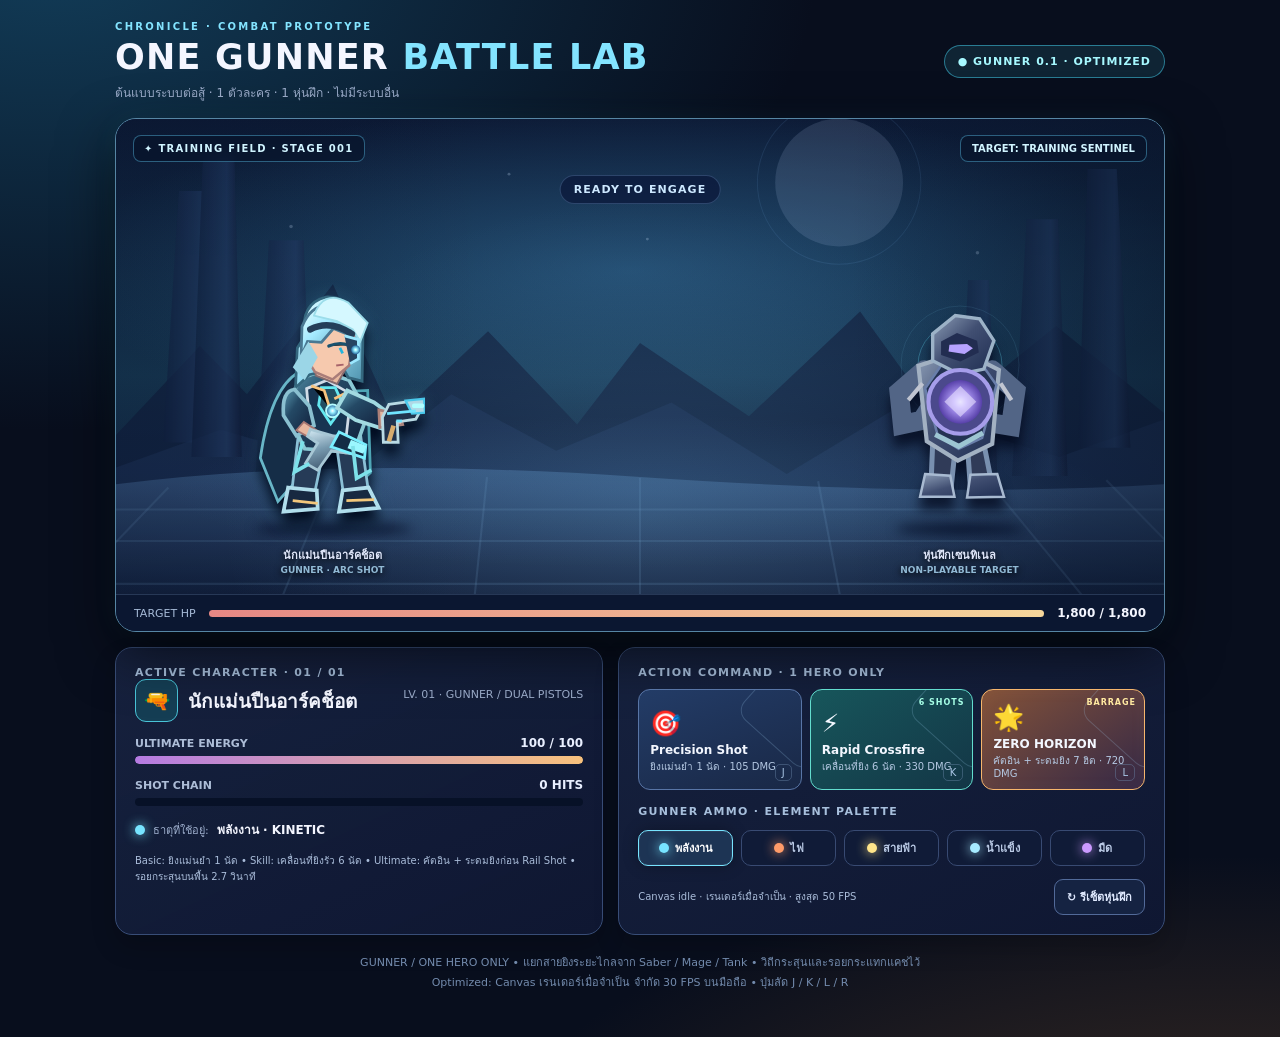
<file: labs/gunner.html>
<!doctype html>
<html lang="th"><head><meta charset="utf-8">
<meta name="viewport" content="width=device-width,initial-scale=1">
<meta http-equiv="refresh" content="0;url=../characters/gunner/lab.html">
<title>GUNNER — AdvengerSAGA</title>
<script>location.replace('../characters/gunner/lab.html'+location.search+location.hash)</script>
</head><body><p>ย้ายสนามทดลองไปยังโฟลเดอร์ตัวละครแล้ว: <a href="../characters/gunner/lab.html">เปิด GUNNER</a></p></body></html>
</file>
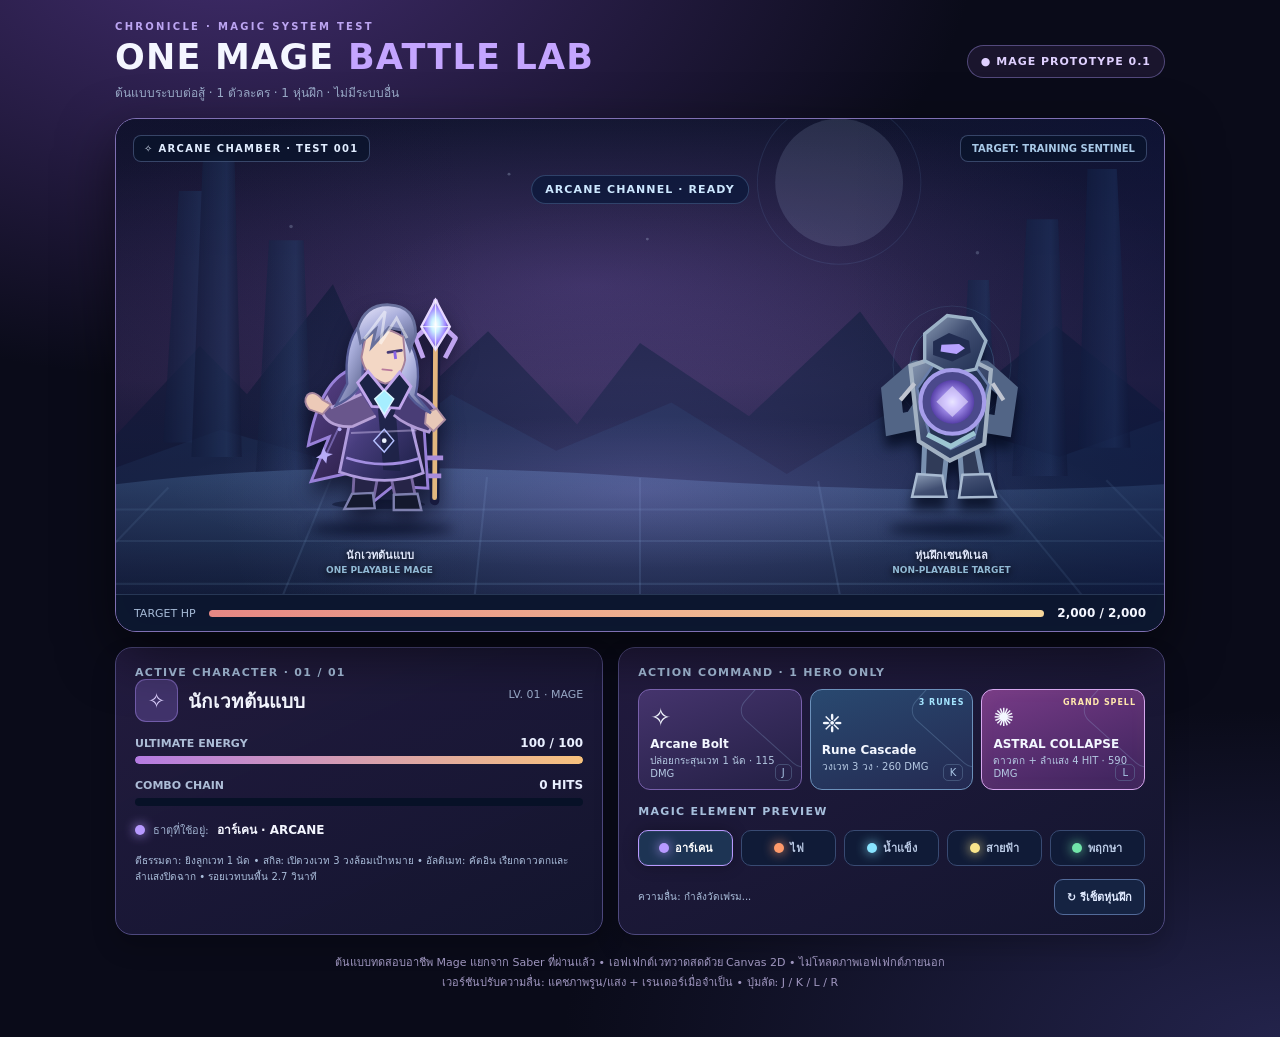
<file: labs/mage.html>
<!doctype html>
<html lang="th"><head><meta charset="utf-8">
<meta name="viewport" content="width=device-width,initial-scale=1">
<meta http-equiv="refresh" content="0;url=../characters/mage/lab.html">
<title>MAGE — AdvengerSAGA</title>
<script>location.replace('../characters/mage/lab.html'+location.search+location.hash)</script>
</head><body><p>ย้ายสนามทดลองไปยังโฟลเดอร์ตัวละครแล้ว: <a href="../characters/mage/lab.html">เปิด MAGE</a></p></body></html>
</file>
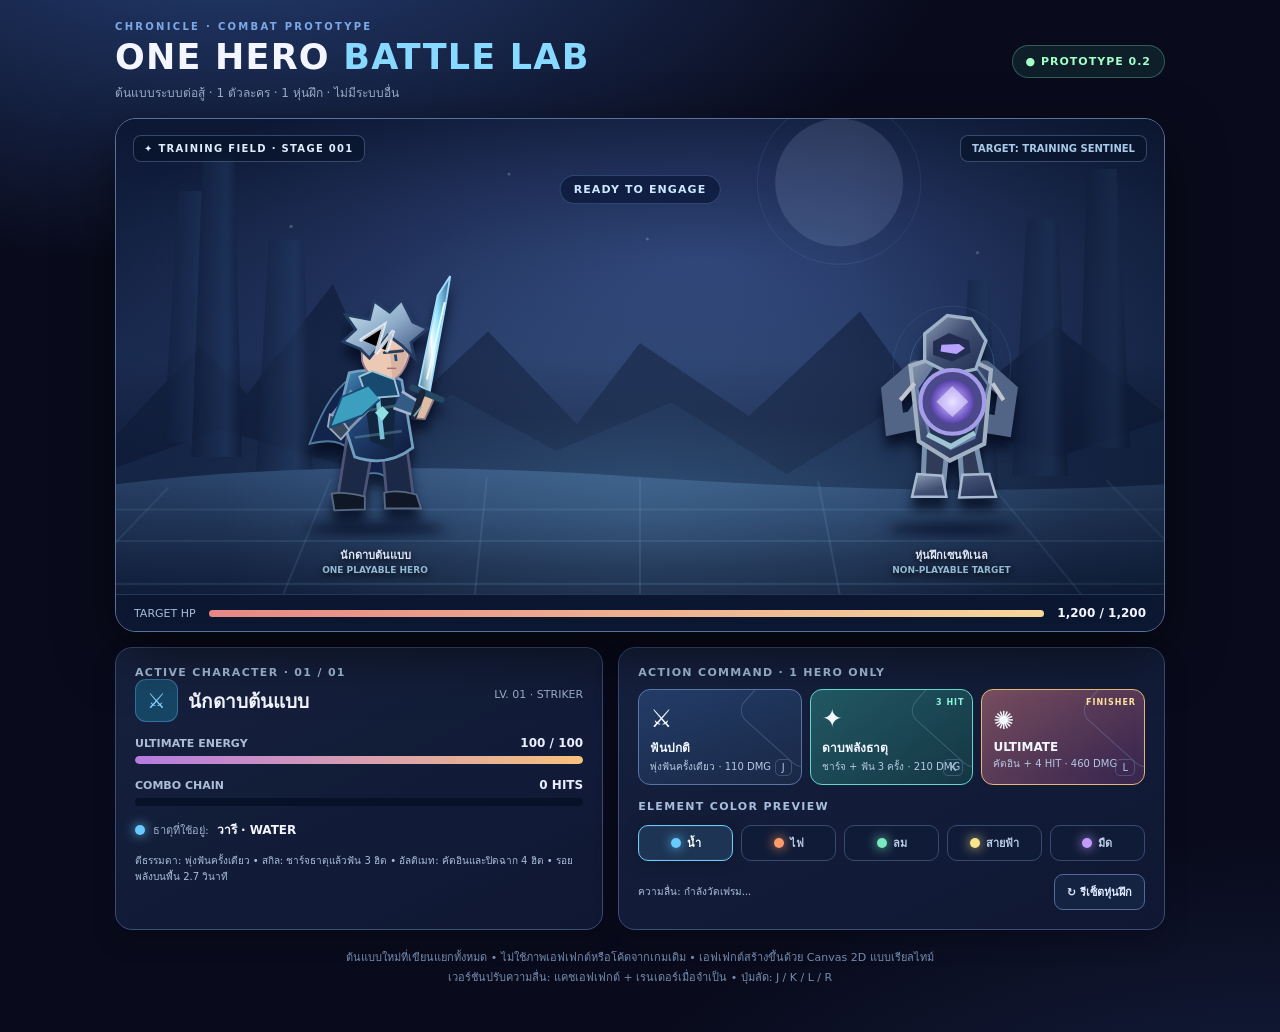
<file: labs/saber.html>
<!doctype html>
<html lang="th"><head><meta charset="utf-8">
<meta name="viewport" content="width=device-width,initial-scale=1">
<meta http-equiv="refresh" content="0;url=../characters/saber/lab.html">
<title>SABER — AdvengerSAGA</title>
<script>location.replace('../characters/saber/lab.html'+location.search+location.hash)</script>
</head><body><p>ย้ายสนามทดลองไปยังโฟลเดอร์ตัวละครแล้ว: <a href="../characters/saber/lab.html">เปิด SABER</a></p></body></html>
</file>
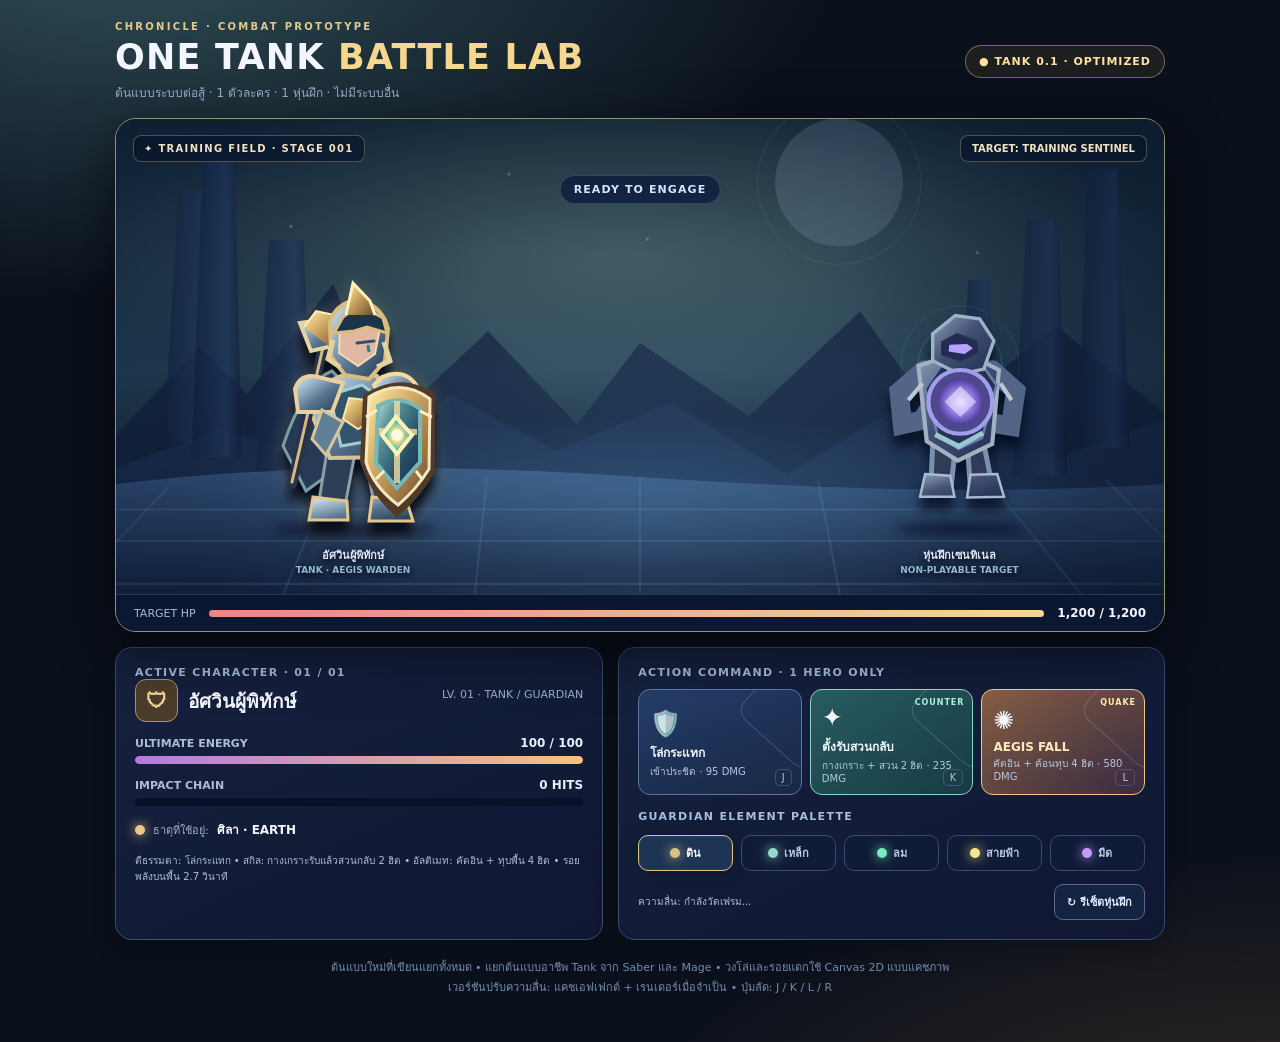
<file: labs/tank.html>
<!doctype html>
<html lang="th"><head><meta charset="utf-8">
<meta name="viewport" content="width=device-width,initial-scale=1">
<meta http-equiv="refresh" content="0;url=../characters/tank/lab.html">
<title>TANK — AdvengerSAGA</title>
<script>location.replace('../characters/tank/lab.html'+location.search+location.hash)</script>
</head><body><p>ย้ายสนามทดลองไปยังโฟลเดอร์ตัวละครแล้ว: <a href="../characters/tank/lab.html">เปิด TANK</a></p></body></html>
</file>
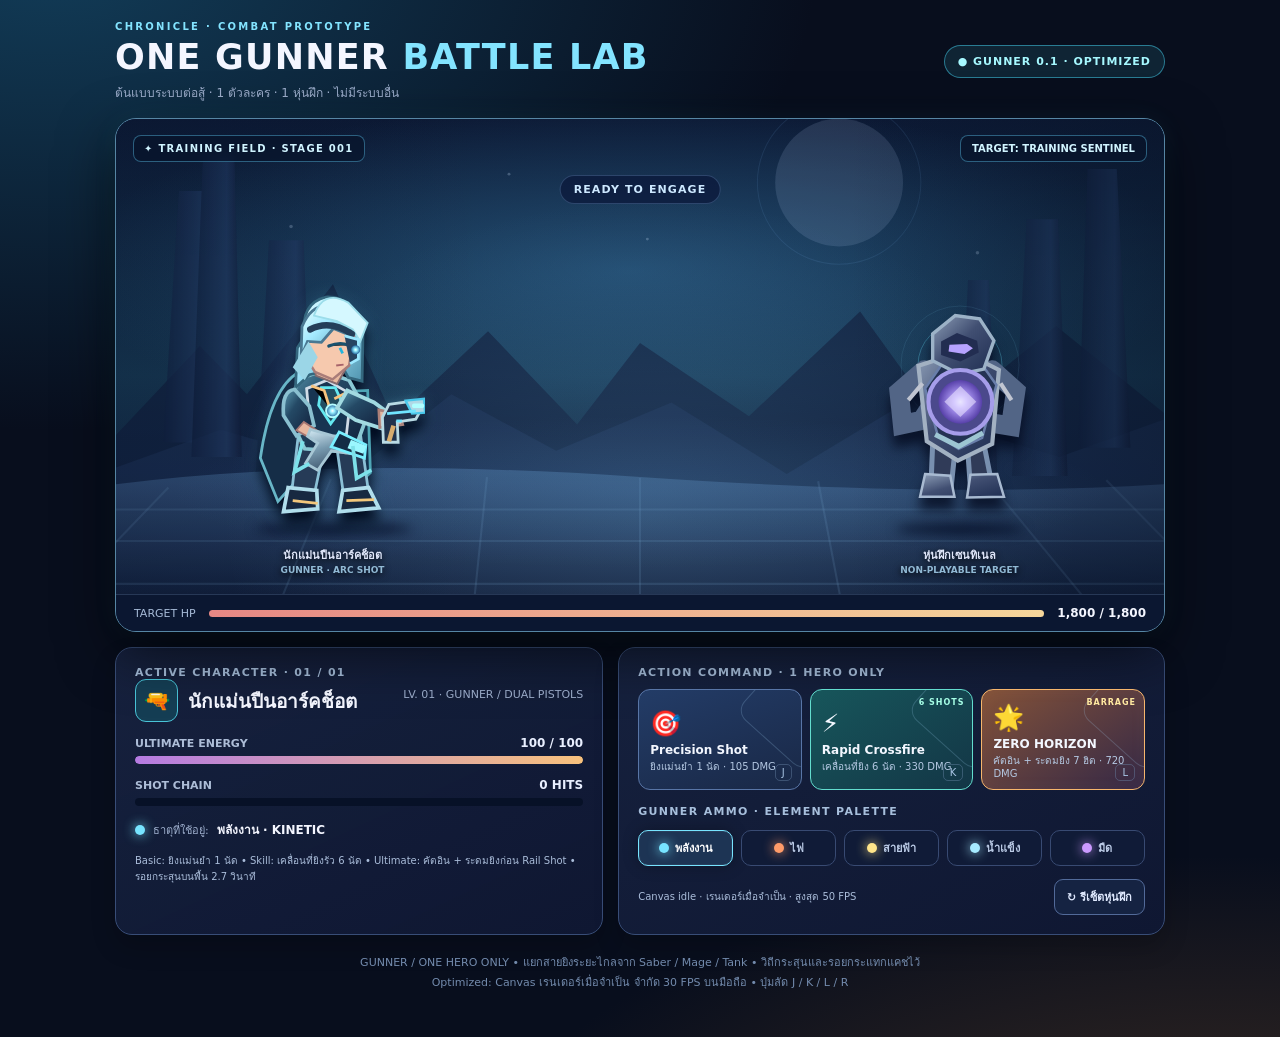
<file: characters/gunner/lab.html>
<!doctype html>
<html lang="th">
<head>
<meta charset="utf-8">
<meta name="viewport" content="width=device-width, initial-scale=1, viewport-fit=cover">
<meta name="theme-color" content="#090b1c">
<title>AdvengerSAGA | GUNNER Battle</title>
<style>
:root{color-scheme:dark;--bg:#090b1c;--panel:#141b36;--text:#f4f6ff;--muted:#9daecc;--line:#33436d;--accent:#6ed7ff;--element:#6bc6ff}
*{box-sizing:border-box}html{background:var(--bg)}body{margin:0;min-height:100vh;color:var(--text);font-family:system-ui,"Noto Sans Thai","Tahoma",sans-serif;background:radial-gradient(ellipse 75% 45% at 18% -8%,#253f74 0,transparent 75%),radial-gradient(ellipse 80% 55% at 100% 120%,#172448 0,transparent 70%),#090b1c}
button{font:inherit;cursor:pointer}button:focus-visible{outline:3px solid #b4eaff;outline-offset:4px}button:disabled{opacity:.45;cursor:not-allowed}
.shell{max-width:1090px;padding:21px 20px 44px;margin:auto}.topline{display:flex;gap:16px;align-items:center;justify-content:space-between;margin-bottom:16px}.eyebrow{font-size:10px;font-weight:800;color:#7ca9e7;letter-spacing:.23em}.heading{font-size:clamp(23px,3vw,35px);font-weight:900;letter-spacing:.035em;line-height:1.24;margin:4px 0}.subline{font-size:12px;color:var(--muted)}.chip{font-size:11px;font-weight:800;letter-spacing:.09em;white-space:nowrap;color:#a3ffc7;border:1px solid #448d7699;background:#183a3d70;padding:9px 13px;border-radius:100px}
.stage-wrapper{position:relative;overflow:hidden;border:1px solid #5a729b;border-radius:21px;background:#0d1b3c;box-shadow:0 21px 55px #0008, inset 0 0 34px #90b2ff0b}
.arena{position:relative;height:clamp(335px,46vw,475px);min-height:335px;isolation:isolate;overflow:hidden;--ground:76%}
.arena:before{content:'';position:absolute;inset:0;z-index:0;background:radial-gradient(ellipse 72% 53% at 56% 30%,#4864a975,transparent 80%),linear-gradient(180deg,#0e1835 0%,#1e3058 50%,#172342 70%,#0b132a 100%)}
.backdrop{position:absolute;inset:0;width:100%;height:100%;z-index:0;opacity:.9;pointer-events:none}
.haze{position:absolute;inset:0;z-index:1;pointer-events:none;background:linear-gradient(90deg,#06132b30,transparent 35% 70%,#07122566),radial-gradient(ellipse at 51% 84%,#8ac6f026,transparent 57%)}
.ground-glow{position:absolute;z-index:1;left:1%;right:1%;bottom:4%;height:35%;pointer-events:none;background:radial-gradient(ellipse at center,#5098cb25,transparent 65%)}
.stagehead{position:absolute;z-index:15;top:16px;left:17px;right:17px;display:flex;justify-content:space-between;align-items:start;gap:12px;pointer-events:none}.stage-label{display:inline-flex;gap:7px;align-items:center;padding:7px 10px;border:1px solid #9ab4ee4f;background:#08142bab;border-radius:8px;font-size:10px;font-weight:850;letter-spacing:.13em;color:#e1edff;backdrop-filter:blur(7px)}.stage-pill{padding:7px 11px;border:1px solid #9ab4ee4f;background:#08142bab;border-radius:8px;font-size:10px;font-weight:700;color:#a8c9e7;white-space:nowrap}
.unit{position:absolute;z-index:5;bottom:14.5%;width:clamp(90px,16.3%,166px);height:clamp(155px,32vw,260px);will-change:transform;transform-origin:50% 84%;pointer-events:none}
#hero{left:16.8%;z-index:8}#target{left:72.5%;z-index:6;width:clamp(90px,15.5%,151px)}.unit .body-art{width:100%;height:100%;display:block;transform-origin:50% 85%;animation:breath 3.1s ease-in-out infinite;filter:drop-shadow(0 12px 6px #03091dc0)}#target .body-art{animation-duration:3.85s}.unit .character-shadow{position:absolute;bottom:-3%;left:8%;width:85%;height:10px;border-radius:50%;background:#01081fd0;filter:blur(6px)}.unit-label{position:absolute;bottom:-19%;width:145%;left:-22.5%;text-align:center;color:#e0e7fa;font-size:11px;text-shadow:0 2px 7px black;font-weight:800}.unit-label small{display:block;color:#91b9d4;font-size:9px;font-weight:600;margin-top:1px}
#target.hit .body-art{filter:drop-shadow(0 0 16px #ffffff8c)}.reticle{position:absolute;top:38%;left:50%;width:85px;height:85px;border:1px solid #76d2f766;border-radius:50%;transform:translate(-50%,-50%);opacity:.55;pointer-events:none;z-index:-1}.reticle:before,.reticle:after{content:'';position:absolute;inset:14px;border:1px dashed #92d9f766;border-radius:50%}.reticle:after{inset:-18px;border-style:solid;border-color:#8ae0ff30}
#fx{position:absolute;inset:0;z-index:12;width:100%;height:100%;pointer-events:none}
#status-bubble{position:absolute;z-index:20;top:56px;left:50%;transform:translateX(-50%);font-size:11px;font-weight:800;letter-spacing:.1em;white-space:nowrap;color:#cde8ff;border:1px solid #597ca76b;border-radius:30px;background:#0b193bbf;padding:7px 13px;transition:color .2s,box-shadow .2s;pointer-events:none}#status-bubble.active{color:#fff;box-shadow:0 0 20px var(--element)}
.arena-bottom{display:flex;align-items:center;justify-content:space-between;padding:11px 18px;gap:13px;background:#0c1730e3;border-top:1px solid #627da751}.arena-bottom .legend{font-size:11px;color:#a7bbd8;white-space:nowrap}.arena-bottom .meter{height:7px;width:min(46vw,270px);background:#26334d;border-radius:50px;overflow:hidden;flex:1}.arena-bottom .meter i{display:block;width:100%;height:100%;background:linear-gradient(90deg,#e68784,#f6d69b);transition:width .32s}.arena-bottom b{font-size:12px;font-variant-numeric:tabular-nums;white-space:nowrap}
.dashboard{display:grid;grid-template-columns:minmax(0,1fr) minmax(0,1.12fr);gap:15px;margin-top:15px}.panel{border:1px solid #384d77;background:linear-gradient(155deg,#172341e9,#0f1732);border-radius:17px;padding:18px 19px 19px;box-shadow:0 12px 25px #0003}.panel h2{font-size:16px;margin:0 0 12px}.minor{font-size:11px;letter-spacing:.12em;color:#a7bfdc;font-weight:800}.name{display:flex;gap:10px;align-items:center;font-size:19px;font-weight:900}.name .diamond{display:grid;place-items:center;color:#89d4ff;background:#174665;border:1px solid #4995ce8c;border-radius:11px;width:43px;height:43px;font-size:21px}.small{font-size:11px;color:var(--muted)}.char-detail{display:flex;justify-content:space-between;align-items:center;gap:10px}.stat{margin-top:14px}.stat-head{display:flex;justify-content:space-between;align-items:center;gap:10px;color:#adbdd7;font-size:11px;font-weight:700}.stat-head b{color:#e9efff;font-size:12px;font-variant-numeric:tabular-nums}.track{height:8px;border-radius:50px;background:#071127;margin-top:6px;overflow:hidden}.track i{display:block;height:100%;width:100%;background:linear-gradient(90deg,#377cbc,#77d8ff);border-radius:50px;transition:width .35s}.track.energy i{background:linear-gradient(90deg,#b57be2,#f7c17d)}.element-line{display:flex;gap:8px;align-items:center;flex-wrap:wrap;margin-top:14px}.color-dot{width:10px;height:10px;border-radius:50%;background:var(--element);box-shadow:0 0 12px var(--element)}
.controls{display:grid;grid-template-columns:repeat(3,1fr);gap:8px;margin-top:10px}.move{position:relative;min-height:96px;border:1px solid #5875a6;border-radius:12px;text-align:left;padding:13px 11px 10px;color:#f3f7ff;background:linear-gradient(160deg,#233c67,#192846);transition:transform .15s,filter .15s;overflow:hidden}.move:hover:not(:disabled){filter:brightness(1.15)}.move:active:not(:disabled){transform:scale(.97)}.move:before{content:'';position:absolute;width:90px;height:90px;right:-45px;top:-28px;border:1px solid #abd9ff33;transform:rotate(42deg);border-radius:14px}.move.skill{background:linear-gradient(160deg,#284b6c,#1d334e);border-color:#4c9bb7}.move.ultimate{background:linear-gradient(160deg,#65446c,#352855);border-color:#b88bd3}.move .move-icon{display:block;font-size:23px;margin-bottom:5px}.move strong{font-size:12px;display:block}.move small{display:block;color:#b4c8e2;font-size:10px;margin-top:2px}.move .key{position:absolute;right:9px;bottom:8px;color:#a9c5e5;font-size:10px;border:1px solid #6e8bad69;padding:2px 6px;border-radius:5px}
.elements{display:flex;flex-wrap:wrap;gap:8px;margin-top:12px}.element-button{display:inline-flex;align-items:center;gap:6px;flex:1 1 64px;justify-content:center;color:#bccce7;background:#101b37;border:1px solid #384a72;border-radius:10px;padding:8px 10px;font-size:11px;font-weight:750}.element-button i{display:block;width:10px;height:10px;border-radius:50%;background:var(--swatch);box-shadow:0 0 12px var(--swatch)}.element-button.selected{background:#1d3454;color:#fff;border-color:var(--swatch);box-shadow:inset 0 0 0 1px #ffffff0c,0 0 15px #0004}.bottom-actions{display:flex;justify-content:space-between;align-items:center;gap:12px;margin-top:13px}.reset{border:1px solid #526a99;background:#152342;color:#e0eaff;border-radius:9px;padding:8px 12px;font-size:11px;font-weight:750}.hint{color:#aabdda;font-size:10px;line-height:1.6}.footnote{margin:18px 5px 0;color:#738bad;font-size:11px;line-height:1.8;text-align:center}
@keyframes breath{0%,100%{transform:translateY(0) rotate(-.5deg)}50%{transform:translateY(-5px) rotate(.5deg)}}
@media(max-width:720px){.shell{padding:13px 10px 30px}.topline{margin-bottom:12px}.chip{font-size:9px;padding:7px 10px}.stage-wrapper{border-radius:14px}.dashboard{grid-template-columns:1fr;gap:10px;margin-top:10px}.panel{padding:15px}.unit{bottom:19%;height:clamp(147px,29vw,210px);width:clamp(88px,18%,130px)}#hero{left:12%}#target{left:72%;width:clamp(85px,17%,135px)}.unit-label{font-size:10px}.arena{height:390px}.stagehead{top:11px;left:11px;right:11px}.stage-pill{font-size:9px}.stage-label{font-size:9px}.arena-bottom{padding:10px 12px}.arena-bottom .legend{font-size:10px}}
@media(max-width:720px){
 .dashboard{display:flex;flex-direction:column}
 .dashboard .panel:nth-child(2){order:-1}
 .topline{align-items:flex-start}
 .heading{font-size:clamp(20px,6vw,27px);letter-spacing:0}
 .arena{height:325px;min-height:325px}
 .unit{bottom:19%;height:clamp(143px,31vw,193px)}
 .panel h2{margin-bottom:7px}
 .controls{margin-top:7px}
 .move{min-height:84px;padding:8px 10px 8px}
 .move .move-icon{font-size:19px;margin-bottom:2px}
 .elements{margin-top:7px}
 .element-button{padding:7px 8px}
 .bottom-actions{margin-top:9px}
}
@media(max-width:390px){.arena{height:310px;min-height:310px}.controls .move{padding:9px 8px;min-height:88px}.move strong{font-size:11px}.move .key{display:none}.stage-pill{max-width:150px;overflow:hidden;text-overflow:ellipsis}#status-bubble{top:55px;font-size:10px}}
@media(prefers-reduced-motion:reduce){.body-art{animation:none!important}*{scroll-behavior:auto!important}}
/* v0.2 — three distinct action signatures */
.arena.in-action .unit-label{opacity:0!important;transition:opacity .12s}
.arena.cutin-active #status-bubble{opacity:0}
.arena.in-action .stagehead{opacity:.6;transition:opacity .12s}

.move.basic{border-color:#70bbf4;background:linear-gradient(145deg,#244877,#162a4d)}
.move.skill{border-color:#62d8c8;background:linear-gradient(145deg,#215863,#153644)}
.move.ultimate{border-color:#e5b57a;background:linear-gradient(145deg,#764d5e,#34234e);box-shadow:inset 0 0 17px #e2ac6a0e}
.move .move-icon{font-size:25px}
.move.basic:after,.move.skill:after,.move.ultimate:after{content:'BASIC';position:absolute;right:8px;top:8px;color:#a5d8ff;font-size:8px;font-weight:900;letter-spacing:.12em}
.move.skill:after{content:'3 HIT';color:#8af6dc}
.move.ultimate:after{content:'FINISHER';color:#ffe19f}
.arena.skill-active:before{filter:saturate(1.14);transition:filter .25s}
.arena.ultimate-active:before{filter:saturate(1.35) brightness(.8);transition:filter .3s}
#hero.charging .body-art{animation:chargePose .33s ease-in-out infinite alternate;filter:drop-shadow(0 0 17px var(--element))}
@keyframes chargePose{from{transform:translateY(4px) scale(.96) rotate(-3deg)}to{transform:translateY(-5px) scale(1.04) rotate(1deg)}}
.attack-tag{position:absolute;left:15px;bottom:17px;z-index:18;max-width:60%;min-width:150px;padding:9px 13px;border-radius:10px;border:1px solid #b2e1ff72;background:linear-gradient(100deg,#06182bf0,#1c3158dd);box-shadow:0 7px 20px #0108178a;pointer-events:none;opacity:0;transform:translateY(18px);transition:opacity .15s,transform .18s}
.attack-tag.show{opacity:1;transform:translateY(0)}
.attack-tag span{font-size:9px;font-weight:900;color:#81c9ff;letter-spacing:.18em;display:block}
.attack-tag strong{display:block;font-size:clamp(16px,2.4vw,23px);line-height:1.2;margin-top:2px;letter-spacing:.055em}
.attack-tag small{font-size:10px;color:#c4d8ef;display:block;margin-top:3px}
.attack-tag.skill{border-color:#6bf0d08a;background:linear-gradient(100deg,#082c34ef,#16425be0)}
.attack-tag.skill span{color:#95f9d7}
.attack-tag.ultimate{border-color:#ffc87fba;background:linear-gradient(100deg,#39233de9,#382444dc)}
.attack-tag.ultimate span{color:#ffe2a4}
.cinema{position:absolute;inset:0;z-index:17;overflow:hidden;pointer-events:none;visibility:hidden;opacity:0;transition:opacity .17s}
.cinema.show{visibility:visible;opacity:1}
.cinema-shade{position:absolute;inset:0;background:linear-gradient(100deg,#070b1ee8 10%,#0b1336e8 65%,#070c25e0 100%);border-top:17px solid #020616;border-bottom:17px solid #020616}
.cinema-panel{position:absolute;left:-4%;top:0;width:60%;height:100%;clip-path:polygon(0 0,92% 0,70% 100%,0 100%);border-right:3px solid #ffe4aa;background:radial-gradient(ellipse at 47% 42%,#607ca785,transparent 70%),linear-gradient(115deg,#1d375e,#0d1227);transform:translateX(-120%)}
.cinema.show .cinema-panel{animation:cutinEnter .64s cubic-bezier(.13,.72,.25,1) forwards}
.cutin-portrait{position:absolute;left:6%;bottom:-27%;width:89%;height:115%;display:flex;align-items:center;justify-content:center;transform:scale(1.5) rotate(-7deg);filter:drop-shadow(0 0 18px var(--element))}
.cutin-portrait svg{height:100%;width:100%}
.cinema-copy{position:absolute;right:6%;top:28%;width:42%;display:flex;flex-direction:column;align-items:flex-start;text-shadow:0 3px 12px #000;transform:translateX(65px);opacity:0}
.cinema.show .cinema-copy{animation:cutinText .62s .12s cubic-bezier(.13,.72,.25,1) both}
.cinema-copy small{font-size:clamp(9px,1.8vw,13px);font-weight:900;color:#ffe4ad;letter-spacing:.12em}
.cinema-copy strong{font-size:clamp(32px,8vw,76px);font-weight:1000;color:#fff;line-height:.94;letter-spacing:-.04em;margin:12px 0;text-transform:uppercase}
.cinema-copy span{font-size:clamp(9px,2vw,14px);color:#c1dfff;letter-spacing:.12em;font-weight:800}
.cinema-beam{position:absolute;top:72%;left:-5%;height:2px;width:110%;background:linear-gradient(90deg,transparent,var(--element),#fff,var(--element),transparent);transform:rotate(-11deg);box-shadow:0 0 16px var(--element);opacity:0}
.cinema.show .cinema-beam{animation:cutinBeam .7s .1s ease-out both}
@keyframes cutinEnter{from{transform:translateX(-120%)}to{transform:translateX(0)}}
@keyframes cutinText{from{transform:translateX(65px);opacity:0}to{transform:translateX(0);opacity:1}}
@keyframes cutinBeam{0%{opacity:0;transform:rotate(-11deg) scaleX(.2)}35%{opacity:1}100%{opacity:.28;transform:rotate(-11deg) scaleX(1)}}
@media(max-width:720px){.attack-tag{left:9px;bottom:12px;max-width:58%;padding:7px 10px;min-width:135px}.attack-tag strong{font-size:14px}.attack-tag small{font-size:9px}.cinema-shade{border-top-width:13px;border-bottom-width:13px}.cinema-copy strong{font-size:clamp(28px,8vw,50px)}.cinema-copy small,.cinema-copy span{font-size:9px}}
@media(prefers-reduced-motion:reduce){#hero.charging .body-art{animation:none}.cinema.show .cinema-panel,.cinema.show .cinema-copy,.cinema.show .cinema-beam{animation:none;transform:none;opacity:1}}

/* GUNNER signature — precision cyan, orange charge muzzle, deep navy */
:root{--bg:#070d1c;--panel:#102440;--accent:#7de8ff;--element:#7de8ff}
body{background:radial-gradient(ellipse 80% 62% at 4% -5%,#123d59 0,transparent 75%),radial-gradient(ellipse 80% 50% at 95% 120%,#423023 0,transparent 75%),#080e1d}
.stage-wrapper{border-color:#5686a4;box-shadow:0 20px 55px #0009,0 0 24px #49dfff12}
.arena:before{background:radial-gradient(ellipse 68% 44% at 49% 32%,#326e9c85,transparent 80%),linear-gradient(180deg,#0c1934,#163650 54%,#132843 76%,#091526)}
.eyebrow{color:#83e4ff}.chip{color:#a6f8ff;border-color:#3dbdd993;background:#163b4c80}
.name .diamond{color:#9ff4ff;background:#153e54;border-color:#49c4d8}
.stage-label,.stage-pill{border-color:#55b7e175;color:#d0f4ff}
#hero{left:11.8%;width:clamp(105px,19%,185px)}#target{left:73.3%}
#hero .body-art{filter:drop-shadow(0 12px 7px #010c20) drop-shadow(0 0 8px #7fe8ff27)}
#hero.aiming .body-art{animation:aimBreath .22s ease-in-out infinite alternate!important}
#hero.charging .body-art{animation:chargePose .34s ease-in-out infinite alternate!important;filter:drop-shadow(0 0 18px var(--element))}
@keyframes aimBreath{from{transform:translateY(1px) rotate(-1deg)}to{transform:translateY(-1px) rotate(.5deg)}}
.move.basic{border-color:#60aede;background:linear-gradient(145deg,#174f77,#112f51)}
.move.skill{border-color:#63ddce;background:linear-gradient(145deg,#17565b,#133646)}
.move.ultimate{border-color:#f6b66d;background:linear-gradient(145deg,#835239,#342846)}
.move.basic:after{content:'SINGLE';color:#9be9ff}
.move.skill:after{content:'6 SHOTS';color:#a7ffe7}
.move.ultimate:after{content:'BARRAGE';color:#ffe9a0}
.cinema-panel{background:radial-gradient(ellipse at 47% 35%,#3c9cbea0,transparent 69%),linear-gradient(115deg,#194967,#0b1f37)}
.cinema-shade{background:linear-gradient(100deg,#050d21ed,#0a2949e9 65%,#171021e9)}
.cinema-copy strong{color:#e6fbff}.cinema-copy small{color:#9cecff}
.attack-tag.skill{background:linear-gradient(100deg,#07333ee9,#104e57eb)}
.attack-tag.ultimate{background:linear-gradient(100deg,#533523e9,#29364fe8)}
#target .reticle{border-color:#6be4ff88;transition:transform .15s,opacity .15s}
.arena.lock-active #target .reticle{opacity:1;transform:translate(-50%,-50%) scale(1.12);animation:targetLock .52s linear infinite}
.arena.lock-active #target .reticle:after{border-color:#ffe49d88}
@keyframes targetLock{50%{box-shadow:0 0 22px #82dfff8c;transform:translate(-50%,-50%) scale(.94)}}
.arena.cutin-active #target .reticle{opacity:0}
.ballistic-layer{position:absolute;inset:0;pointer-events:none;overflow:hidden;z-index:13}
.bullet-projectile{position:absolute;width:13px;height:5px;border-radius:5px;background:#f6ffff;
  border:1px solid var(--shot);box-shadow:0 0 7px var(--shot),0 0 15px var(--shot);
  transform-origin:center;will-change:transform,opacity}
.bullet-projectile:after{content:'';position:absolute;right:9px;top:1px;width:55px;height:2px;
 background:linear-gradient(90deg,var(--shot),transparent);box-shadow:0 0 7px var(--shot);opacity:.8}
.shot-track{position:absolute;height:2px;transform-origin:left center;opacity:0;
 background:linear-gradient(90deg,transparent,var(--shot) 53%,#faffff 84%,transparent);
 box-shadow:0 0 9px var(--shot);pointer-events:none;will-change:opacity}
.muzzle-flash{position:absolute;width:38px;height:38px;transform:translate(-50%,-50%);
 border-radius:50%;background:radial-gradient(circle,#fff 0 9%,var(--shot) 17%,transparent 60%);
 filter:drop-shadow(0 0 5px var(--shot));pointer-events:none;animation:muzzlePulse .18s ease-out forwards}
.muzzle-flash:after{content:'';position:absolute;top:46%;left:4px;width:42px;height:4px;
 background:linear-gradient(90deg,#fff,var(--shot),transparent);transform:rotate(-5deg)}
@keyframes muzzlePulse{0%{opacity:0;scale:.35}18%{opacity:1;scale:1.2}100%{opacity:0;scale:1.65}}
.rail-beam{position:absolute;z-index:14;pointer-events:none;left:0;top:0;height:18px;width:0;
 transform-origin:left center;border-radius:99px;
 background:linear-gradient(180deg,transparent 0,var(--shot) 25%,#fff 46%,#fff 56%,var(--shot) 78%,transparent 100%);
 box-shadow:0 0 12px var(--shot),0 0 35px var(--shot),0 0 65px var(--shot);
 animation:railStrike .65s cubic-bezier(.11,.74,.26,1) forwards}
.rail-beam:before{content:'';position:absolute;inset:-9px -4px;border:1px solid var(--shot);
 border-radius:99px;opacity:.6}
@keyframes railStrike{0%{opacity:0;scale:.12 1}20%,62%{opacity:1;scale:1 1}100%{opacity:0;scale:1.1 .35}}
.damage-number{position:absolute;z-index:19;pointer-events:none;font:900 clamp(20px,3vw,35px) Kanit,system-ui;
 color:#f8fdff;text-shadow:0 2px 2px #021628,0 0 12px var(--shot);white-space:nowrap;
 animation:damageFly .88s cubic-bezier(.14,.77,.23,1) forwards}
.damage-number.critical{font-size:clamp(25px,4.5vw,46px);color:#ffed9b}
@keyframes damageFly{0%{opacity:0;transform:translate(-50%,-20%) scale(.45)}18%{opacity:1;transform:translate(-50%,-65%) scale(1.17)}65%{opacity:1}100%{opacity:0;transform:translate(-50%,-185%)}}
#hero .gun-front{filter:drop-shadow(0 0 4px #8fdfff22)}
@media(max-width:720px){#hero{left:7%;width:clamp(99px,23%,146px)}#target{left:73.5%}}
@media(max-width:390px){#hero{left:5%;width:clamp(95px,24%,137px)}#target{left:73%}}
@media(prefers-reduced-motion:reduce){.muzzle-flash,.rail-beam,.damage-number,.bullet-projectile,.shot-track{animation:none!important}}

/* AdvengerSAGA shell mode. The approved effect and character animations are untouched. */
body.embedded{overflow:hidden!important;min-height:0!important;background:transparent!important}
body.embedded .shell{padding:0!important;margin:0!important;max-width:none!important;width:100%!important}
body.embedded .topline,body.embedded .dashboard,body.embedded .footnote{display:none!important}
body.embedded .stage-wrapper{border:0!important;border-radius:0!important;box-shadow:none!important;margin:0!important;background:transparent!important}
body.embedded .arena{height:420px!important;min-height:0!important;border:0!important;border-radius:0!important}
body.embedded .arena-bottom{height:45px;min-height:45px;margin:0;padding:8px 13px}
body.embedded .stagehead{top:12px}
body.embedded #status-bubble{top:54px}
@media(max-width:580px){
 body.embedded .arena{height:300px!important;min-height:0!important}
 body.embedded .stagehead{top:9px;left:9px;right:9px}
 body.embedded .stage-label,body.embedded .stage-pill{font-size:8px!important;padding:5px 6px!important}
 body.embedded .arena-bottom{padding:7px 10px}
 body.embedded .unit-label{font-size:9px}
}
</style>
</head>
<body>
<div class="shell">
 <header class="topline">
  <div><div class="eyebrow">CHRONICLE · COMBAT PROTOTYPE</div><h1 class="heading">ONE GUNNER <span style="color:#83e4ff">BATTLE LAB</span></h1><div class="subline">ต้นแบบระบบต่อสู้ · 1 ตัวละคร · 1 หุ่นฝึก · ไม่มีระบบอื่น</div></div>
  <span class="chip">● GUNNER 0.1 · OPTIMIZED</span>
 </header>
 <main>
  <section class="stage-wrapper" aria-label="สนามทดสอบต่อสู้">
   <div id="arena" class="arena">
    <svg class="backdrop" viewBox="0 0 1000 500" preserveAspectRatio="xMidYMid slice" aria-hidden="true">
     <defs><linearGradient id="ground" x1="0" y1="0" x2="0" y2="1"><stop stop-color="#35537d"/><stop offset="1" stop-color="#0c1731"/></linearGradient><linearGradient id="spire" x1="0" y1="0" x2="1" y2="0"><stop stop-color="#111f3e"/><stop offset=".7" stop-color="#243c65"/><stop offset="1" stop-color="#111b38"/></linearGradient></defs>
     <circle cx="690" cy="84" r="61" fill="#c1deff" opacity=".15"/><circle cx="690" cy="84" r="78" fill="none" stroke="#84b9f6" opacity=".12"/>
     <path d="M0 325 L80 240 L125 286 L207 181 L265 310 L355 226 L440 315 L500 237 L604 307 L710 207 L785 311 L897 221 L1000 304 L1000 500 L0 500Z" fill="#111e3c" opacity=".77"/>
     <path d="M0 356 L100 320 L230 357 L320 286 L420 340 L530 294 L640 362 L745 299 L900 346 L1000 310 L1000 500 L0 500Z" fill="#1c3053" opacity=".7"/>
     <g opacity=".7" fill="url(#spire)"><path d="M60 92h29l10 240H45z"/><path d="M83 56h30l7 290H72z"/><path d="M146 139h33l9 229h-55z"/><path d="M869 119h30l9 245h-53z"/><path d="M927 71h28l13 266h-50z"/><path d="M813 177h20l9 210h-39z"/></g>
     <path d="M0 372 Q210 345 500 365 T1000 372L1000 500H0Z" fill="url(#ground)"/>
     <g fill="none" stroke="#7caad2" stroke-opacity=".17" stroke-width="2"><path d="M0 396H1000M0 426H1000M0 467H1000"/><path d="M50 375L-70 500M205 367L150 500M354 365L340 500M500 366L500 500M670 369L695 500M834 371L940 500M945 368L1050 475"/></g>
     <g fill="#d3e8ff" opacity=".28"><circle cx="167" cy="126" r="1.7"/><circle cx="375" cy="76" r="1.4"/><circle cx="822" cy="151" r="1.7"/><circle cx="507" cy="138" r="1.4"/><circle cx="940" cy="50" r="2"/><circle cx="231" cy="231" r="1.1"/></g>
    </svg>
    <div class="haze"></div><div class="ground-glow"></div>
    <div class="stagehead"><span class="stage-label">✦ TRAINING FIELD · STAGE 001</span><span class="stage-pill">TARGET: TRAINING SENTINEL</span></div>
    <div id="status-bubble">READY TO ENGAGE</div>
    <div id="attack-tag" class="attack-tag" aria-live="polite"><span id="attack-type"></span><strong id="attack-title"></strong><small id="attack-detail"></small></div>
    <div id="cinema" class="cinema" aria-hidden="true"><div class="cinema-shade"></div><div class="cinema-panel"><div id="cutin-portrait" class="cutin-portrait"></div></div><div class="cinema-copy"><small>BALLISTIC OVERDRIVE · ULTIMATE</small><strong>ZERO<br>HORIZON</strong><span>TOTAL TARGET ELIMINATION</span></div><i class="cinema-beam"></i></div>
    <div class="unit" id="hero">
     <div class="character-shadow"></div>
     <svg class="body-art" viewBox="0 0 200 260" xmlns="http://www.w3.org/2000/svg" role="img" aria-label="มือปืนหญิงอนิเมะ ผมสีเงินฟ้า สวมเสื้อคลุมยุทธวิธีและถือปืนพลังงานสองกระบอก">
      <defs>
       <linearGradient id="guncoat" x1="0" y1="0" x2="1" y2="1"><stop stop-color="#5b9bb2"/><stop offset=".37" stop-color="#244965"/><stop offset="1" stop-color="#101d39"/></linearGradient>
       <linearGradient id="gunhair" x1="0" y1="0" x2="1" y2="1"><stop stop-color="#ecffff"/><stop offset=".4" stop-color="#a4eaff"/><stop offset="1" stop-color="#4a8da8"/></linearGradient>
       <linearGradient id="gunmetal" x1="0" y1="0" x2="1" y2="1"><stop stop-color="#e3f7ff"/><stop offset=".4" stop-color="#789aaf"/><stop offset="1" stop-color="#182943"/></linearGradient>
       <radialGradient id="gunem"><stop stop-color="#ffffff"/><stop offset=".33" stop-color="#95efff"/><stop offset="1" stop-color="#23619a"/></radialGradient>
      </defs>
      <!-- scarf and split tactical coat silhouette -->
      <path d="M64 104 Q33 121 22 197 L41 244 L77 204 L88 131 Z" fill="#152d47" stroke="#68b6c7" stroke-width="3"/>
      <path d="M94 126 Q112 130 123 177 L118 234 L141 213 L138 124Z" fill="#14324f" stroke="#4ea5b5" stroke-width="3"/>
      <!-- legs, holster straps, boots -->
      <path d="M64 164L56 233L79 243L93 176 M103 174L112 237L139 234L130 170" fill="#263b57" stroke="#8bc0d6" stroke-width="3"/>
      <path d="M65 179L84 182M113 190L135 188" stroke="#e8b26a" stroke-width="6"/>
      <path d="M52 229L83 232L84 252L47 255Z M111 232L139 229L150 251L107 255Z" fill="#172941" stroke="#b0deec" stroke-width="4"/>
      <path d="M57 243L84 246M115 243L145 242" stroke="#f3c77b" stroke-width="3"/>
      <!-- body and futuristic jacket -->
      <path d="M65 111L88 103L118 113L138 150L123 191L70 187L49 144Z" fill="url(#guncoat)" stroke="#8ac8d4" stroke-width="4"/>
      <path d="M72 122L94 113L120 128L115 172L77 176Z" fill="#183552" stroke="#d0dce7" stroke-width="3"/>
      <path d="M88 121L103 121L112 141L98 160L85 140Z" fill="#224e61" stroke="#64e8f0" stroke-width="3"/>
      <path d="M77 119L91 124L97 143M116 126L102 133" stroke="#f8c47e" stroke-width="3"/>
      <circle cx="100" cy="146" r="7" fill="url(#gunem)" stroke="#b5fdff" stroke-width="2"/>
      <!-- hair backing, anime head -->
      <path d="M70 65Q65 30 93 23Q124 22 133 61L132 114L117 110L111 99L75 107L60 121L62 78Z" fill="url(#gunhair)" stroke="#34677e" stroke-width="3"/>
      <path d="M80 85L82 108L105 117L118 94" fill="#e9b99f" stroke="#856b6e" stroke-width="2"/>
      <path d="M74 55Q84 40 108 48L123 65L118 97L100 112L81 104L70 86Z" fill="#f6c9ae" stroke="#aa7d79" stroke-width="2.7"/>
      <path d="M96 76Q108 71 117 75" stroke="#1a526e" stroke-width="3.4" stroke-linecap="round"/>
      <path d="M108 78L111 84" stroke="#23b5de" stroke-width="3"/>
      <path d="M112 96L104 97" stroke="#a7636a" stroke-width="2"/>
      <path d="M67 55Q78 28 101 33L123 49L118 64L101 57L88 72L73 71L66 88Z" fill="url(#gunhair)" stroke="#4a7892" stroke-width="3"/>
      <path d="M80 43Q90 14 117 29L138 51L130 71L122 58L105 49Z" fill="#d5f8ff" stroke="#9cddea" stroke-width="2"/>
      <path d="M74 71L57 99L70 113L84 88" fill="#9bd6e7"/>
      <!-- visor headset -->
      <path d="M76 58Q97 47 121 63" fill="none" stroke="#243e59" stroke-width="7" stroke-linecap="round"/>
      <path d="M113 65L128 69L128 90L119 95" fill="#274462" stroke="#9ce8ff" stroke-width="3"/>
      <circle cx="125" cy="80" r="5" fill="url(#gunem)"/>
      <!-- left arm + secondary pistol toward lower right -->
      <path d="M59 123Q45 124 47 151L61 173L80 162L75 141Z" fill="url(#guncoat)" stroke="#8ac0d0" stroke-width="4"/>
      <path d="M61 167L82 179L92 173L69 158Z" fill="#e7b69f" stroke="#a57572" stroke-width="2"/>
      <g transform="translate(76 166) rotate(22)">
       <path d="M0 0L48 -5L54 7L30 13L24 38L9 36L13 11L0 8Z" fill="url(#gunmetal)" stroke="#a7c7d5" stroke-width="3"/>
       <path d="M30 -9L62 -7L66 7L28 9Z" fill="#142c45" stroke="#79efff" stroke-width="3"/>
       <path d="M45 -6L63 -6L63 3L45 4Z" fill="#9bf7ff"/>
      </g>
      <!-- right arm extended, pointing a precision hand-cannon at the target -->
      <path d="M116 124L145 137L160 148L153 165L125 156L105 143Z" fill="url(#guncoat)" stroke="#a2dae1" stroke-width="4"/>
      <path d="M150 145L173 150L176 161L151 164Z" fill="#e9b79f" stroke="#ad7e76" stroke-width="2.8"/>
      <g class="gun-front">
       <path d="M161 139L191 135L196 144L190 155L170 158L171 180L155 180L154 153Z" fill="#21334d" stroke="#b9dae4" stroke-width="3"/>
       <path d="M179 135L199 133L200 148L186 149Z" fill="#b0d9e6" stroke="#4ac8eb" stroke-width="2.5"/>
       <rect x="186" y="138" width="13" height="5" rx="2" fill="#b0ffff"/>
       <path d="M159 149L190 146M169 157L175 157" stroke="#70e4ff" stroke-width="3"/>
       <path d="M166 162L161 179" stroke="#d7ac6e" stroke-width="5"/>
      </g>
      <!-- signature jacket flaps -->
      <path d="M68 179L59 212L75 203M122 184L126 219L142 210" fill="none" stroke="#7de1ea" stroke-width="4"/>
     </svg>
     <div class="unit-label">นักแม่นปืนอาร์คช็อต<small>GUNNER · ARC SHOT</small></div>
    </div>
    <div class="unit" id="target">
     <div class="character-shadow"></div><div class="reticle"></div>
     <svg class="body-art" viewBox="0 0 180 260" xmlns="http://www.w3.org/2000/svg" role="img" aria-label="หุ่นทดสอบเหล็กที่มีแกนพลังสีม่วง">
      <defs><linearGradient id="metal" x1="0" y1="0" x2="1" y2="1"><stop stop-color="#8e9fb8"/><stop offset=".45" stop-color="#414f72"/><stop offset="1" stop-color="#1e2d51"/></linearGradient><radialGradient id="core"><stop stop-color="#ecedff"/><stop offset=".3" stop-color="#b9a5ff"/><stop offset="1" stop-color="#5740a9"/></radialGradient></defs>
      <path d="M58 187L56 236L80 239L86 182 M99 183L103 239L129 237L119 187" fill="#303b58" stroke="#7990af" stroke-width="6" stroke-linejoin="round"/>
      <path d="M49 223L79 225L84 250L43 250Z M103 224L135 223L143 250L99 251Z" fill="url(#metal)" stroke="#a8bad1" stroke-width="3"/>
      <path d="M48 99L18 125L22 164L45 159L64 130 M129 99L157 124L151 166L127 162L113 130" fill="none" stroke="#526586" stroke-width="23" stroke-linecap="round"/>
      <path d="M41 94L94 77L137 99L129 187L88 207L51 184Z" fill="url(#metal)" stroke="#a2b1c2" stroke-width="5"/>
      <path d="M72 88L113 87L134 117L117 180L89 193L64 177L49 121Z" fill="#243353" stroke="#697eaa" stroke-width="3"/>
      <path d="M58 56L85 34L114 38L131 64L119 98L90 104L58 88Z" fill="url(#metal)" stroke="#9cb2c7" stroke-width="4"/>
      <path d="M68 65L87 55L111 64L113 78L91 89L68 81Z" fill="#222d51"/><path d="M78 69L99 68L106 73L96 80L77 77Z" fill="#b7a2ff"/>
      <circle cx="91" cy="137" r="38" fill="#4b498c" stroke="#a69dea" stroke-width="5"/><circle cx="91" cy="137" r="26" fill="url(#core)"/><path d="M91 118L110 137L91 155L72 137Z" fill="#e8e1ff" opacity=".6"/>
      <path d="M61 176L89 190L118 174" fill="none" stroke="#9dc5d2" stroke-width="6"/>
      <path d="M46 115L29 135M139 115L152 135" stroke="#c0c5d1" stroke-width="5"/>
     </svg>
     <div class="unit-label">หุ่นฝึกเซนทิเนล<small>NON-PLAYABLE TARGET</small></div>
    </div>
    <canvas id="fx" aria-hidden="true"></canvas><div id="ballistic" class="ballistic-layer" aria-hidden="true"></div>
   </div>
   <div class="arena-bottom"><span class="legend">TARGET HP</span><div class="meter"><i id="enemyBar"></i></div><b id="enemyHP">1,800 / 1,800</b></div>
  </section>
  <div class="dashboard">
   <section class="panel">
    <div class="char-detail"><div><div class="minor">ACTIVE CHARACTER · 01 / 01</div><div class="name"><span class="diamond">🔫</span> นักแม่นปืนอาร์คช็อต</div></div><div class="small">LV. 01 · GUNNER / DUAL PISTOLS</div></div>
    <div class="stat"><div class="stat-head"><span>ULTIMATE ENERGY</span><b id="energyValue">100 / 100</b></div><div class="track energy"><i id="energyBar"></i></div></div>
    <div class="stat"><div class="stat-head"><span>SHOT CHAIN</span><b id="comboText">0 HITS</b></div><div class="track"><i id="comboBar" style="width:0%"></i></div></div>
    <div class="element-line"><span class="color-dot"></span><span class="small">ธาตุที่ใช้อยู่:</span><b id="elementLabel" style="font-size:12px">พลังงาน · KINETIC</b></div>
    <p class="hint" style="margin:14px 0 0">Basic: ยิงแม่นยำ 1 นัด • Skill: เคลื่อนที่ยิงรัว 6 นัด • Ultimate: คัตอิน + ระดมยิงก่อน Rail Shot • รอยกระสุนบนพื้น 2.7 วินาที</p>
   </section>
   <section class="panel">
    <div class="minor">ACTION COMMAND · 1 HERO ONLY</div>
    <div class="controls">
     <button class="move" id="basic" aria-label="โจมตีปกติ"><span class="move-icon">🎯</span><strong>Precision Shot</strong><small>ยิงแม่นยำ 1 นัด · 105 DMG</small><span class="key">J</span></button>
     <button class="move skill" id="skill" aria-label="สกิลต่อสู้"><span class="move-icon">⚡</span><strong>Rapid Crossfire</strong><small>เคลื่อนที่ยิง 6 นัด · 330 DMG</small><span class="key">K</span></button>
     <button class="move ultimate" id="ultimate" aria-label="ท่าไม้ตาย"><span class="move-icon">🌟</span><strong>ZERO HORIZON</strong><small>คัตอิน + ระดมยิง 7 ฮิต · 720 DMG</small><span class="key">L</span></button>
    </div>
    <div class="minor" style="margin-top:15px">GUNNER AMMO · ELEMENT PALETTE</div>
    <div class="elements" id="elements">
     <button class="element-button selected" data-element="kinetic" style="--swatch:#77e4ff"><i></i>พลังงาน</button>
     <button class="element-button" data-element="fire" style="--swatch:#ff9b69"><i></i>ไฟ</button>
     <button class="element-button" data-element="lightning" style="--swatch:#ffe58a"><i></i>สายฟ้า</button>
     <button class="element-button" data-element="ice" style="--swatch:#a6eaff"><i></i>น้ำแข็ง</button>
     <button class="element-button" data-element="void" style="--swatch:#cc9aff"><i></i>มืด</button>
    </div>
    <div class="bottom-actions"><span class="hint" id="performance">ความลื่น: กำลังวัดเฟรม...</span><button class="reset" id="reset">↻ รีเซ็ตหุ่นฝึก</button></div>
   </section>
  </div>
  <p class="footnote">GUNNER / ONE HERO ONLY • แยกสายยิงระยะไกลจาก Saber / Mage / Tank • วิถีกระสุนและรอยกระแทกแคชไว้<br>Optimized: Canvas เรนเดอร์เมื่อจำเป็น จำกัด 30 FPS บนมือถือ • ปุ่มลัด J / K / L / R</p>
 </main>
</div>
<script>
(()=>{'use strict';
const $=s=>document.querySelector(s),arena=$('#arena'),hero=$('#hero'),dummy=$('#target'),
 canvas=$('#fx'),ctx=canvas.getContext('2d',{alpha:true}),ballistic=$('#ballistic');
const palette={
 kinetic:{name:'พลังงาน · KINETIC',color:'#77e4ff',core:'#e8ffff',shadow:'#126b95'},
 fire:{name:'เพลิง · FIRE',color:'#ff9b69',core:'#fff0c9',shadow:'#aa392e'},
 lightning:{name:'สายฟ้า · LIGHTNING',color:'#ffe58a',core:'#fffbe4',shadow:'#a88e26'},
 ice:{name:'น้ำแข็ง · ICE',color:'#a6eaff',core:'#ffffff',shadow:'#3775ab'},
 void:{name:'รัตติกาล · VOID',color:'#cc9aff',core:'#f5e5ff',shadow:'#7043ba'}
};
let chosen='kinetic',hp=1800,maxHP=1800,energy=100,hits=0,busy=false;
const reduced=!!window.matchMedia?.('(prefers-reduced-motion: reduce)').matches;
const mobile=window.matchMedia?.('(max-width:720px)').matches;
const targetFPS=mobile?30:50,frameGap=1000/targetFPS;
const clamp=(x,a,b)=>Math.max(a,Math.min(b,x));
const rgba=(hex,a)=>{let n=parseInt(hex.slice(1),16);return `rgba(${n>>16&255},${n>>8&255},${n&255},${clamp(a,0,1)})`};
const wait=ms=>new Promise(resolve=>setTimeout(resolve,ms));
const rnd=(a,b)=>a+(b-a)*Math.random();
const size={w:0,h:0,dpr:1};
let particles=[],marks=[],rings=[],fxFrame=0,lastPaint=0,lastNow=0,frames=0,seconds=0;
const glowCache=new Map(),scarCache=new Map();
function surf(w,h){const c=typeof OffscreenCanvas==='function'?new OffscreenCanvas(w,h):document.createElement('canvas');c.width=w;c.height=h;return c}
function glowTexture(color){if(glowCache.has(color))return glowCache.get(color);
 const c=surf(80,80),g=c.getContext('2d'),grad=g.createRadialGradient(40,40,1,40,40,39);
 grad.addColorStop(0,rgba('#ffffff',.96));grad.addColorStop(.2,rgba(color,.8));grad.addColorStop(.54,rgba(color,.22));grad.addColorStop(1,rgba(color,0));
 g.fillStyle=grad;g.fillRect(0,0,80,80);glowCache.set(color,c);return c}
function bulletMarkTexture(elm,kind){const key=elm+':'+kind;if(scarCache.has(key))return scarCache.get(key);
 const c=surf(196,128),g=c.getContext('2d'),p=palette[elm],cx=98,cy=64,r=kind==='ultimate'?66:kind==='skill'?48:30;
 const glow=g.createRadialGradient(cx,cy,0,cx,cy,r);
 glow.addColorStop(0,rgba(p.shadow,.45));glow.addColorStop(.65,rgba(p.shadow,.18));glow.addColorStop(1,rgba(p.shadow,0));
 g.fillStyle=glow;g.beginPath();g.ellipse(cx,cy,r,r*.55,0,0,Math.PI*2);g.fill();
 g.strokeStyle=rgba(p.color,.84);g.lineWidth=2.4;g.beginPath();g.ellipse(cx,cy,r*.64,r*.3,0,0,Math.PI*2);g.stroke();
 for(let j=0;j<(kind==='ultimate'?12:kind==='skill'?8:5);j++){
  const a=j*Math.PI*2/(kind==='ultimate'?12:kind==='skill'?8:5),x=Math.cos(a),y=Math.sin(a)*.6;
  g.beginPath();g.moveTo(cx+x*r*.3,cy+y*r*.3);g.lineTo(cx+x*r*.9,cy+y*r*.9);g.strokeStyle=rgba(j%2?p.core:p.color,.72);g.lineWidth=1.4;g.stroke();
 }
 scarCache.set(key,c);return c}
function resize(){const r=arena.getBoundingClientRect();size.w=r.width;size.h=r.height;size.dpr=Math.min(window.devicePixelRatio||1,mobile?1.25:1.5);
 canvas.width=Math.round(r.width*size.dpr);canvas.height=Math.round(r.height*size.dpr);
 ctx.setTransform(size.dpr,0,0,size.dpr,0,0);queueDraw()}
function pos(el){const b=el.getBoundingClientRect(),ar=arena.getBoundingClientRect();return{x:b.left-ar.left+b.width*.5,y:b.top-ar.top+b.height*.48,bottom:b.bottom-ar.top,width:b.width,height:b.height}}
function muzzle(){const p=pos(hero);return{x:p.x+p.width*.56,y:p.y-p.height*.12}}
function hitPoint(){const p=pos(dummy);return{x:p.x-p.width*.18,y:p.y+4}}
function status(s,active=false){const e=$('#status-bubble');e.textContent=s;e.classList.toggle('active',active)}
function paint(){const pct=clamp(hp/maxHP*100,0,100);$('#enemyHP').textContent=hp.toLocaleString()+' / '+maxHP.toLocaleString();$('#enemyBar').style.width=pct+'%';
 $('#energyValue').textContent=energy+' / 100';$('#energyBar').style.width=energy+'%';$('#comboText').textContent=hits+' HITS';$('#comboBar').style.width=Math.min(100,hits/20*100)+'%';
 for(const id of ['basic','skill','ultimate'])$('#'+id).disabled=busy||(id==='ultimate'&&energy<100)}
function changeElement(k){if(!palette[k]||busy)return;chosen=k;document.documentElement.style.setProperty('--element',palette[k].color);
 $('#elementLabel').textContent=palette[k].name;document.querySelectorAll('[data-element]').forEach(el=>el.classList.toggle('selected',el.dataset.element===k))}
function queueDraw(){if(fxFrame||reduced)return;fxFrame=requestAnimationFrame(tick)}
function stamp(x,y,r,color,alpha){ctx.save();ctx.globalAlpha=clamp(alpha,0,1);ctx.drawImage(glowTexture(color),x-r,y-r,r*2,r*2);ctx.restore()}
function spark(x,y,n,element=chosen,kind='basic'){
 const p=palette[element],cap=kind==='ultimate'?52:kind==='skill'?20:12;
 for(let i=0;i<Math.min(n,cap)&&particles.length<115;i++){
  const a=rnd(0,Math.PI*2),v=rnd(65,kind==='ultimate'?300:190),life=rnd(.20,.65);
  particles.push({x,y,vx:Math.cos(a)*v,vy:Math.sin(a)*v-55,t:0,life,
   r:rnd(.9,kind==='ultimate'?3.4:2.1),color:Math.random()<.24?p.core:p.color})
 }
 rings.push({x,y,t:0,life:kind==='ultimate'?.65:.34,color:p.color,size:kind==='ultimate'?93:kind==='skill'?52:28});
 queueDraw();}
function scar(kind,element=chosen){const t=pos(dummy),x=t.x-t.width*.1,y=t.bottom-3;
 marks.push({x,y,t:0,life:2.7,element,kind});if(marks.length>10)marks.shift();queueDraw()}
function numberAt(x,y,damage,element=chosen,crit=false){const el=document.createElement('div');el.className='damage-number'+(crit?' critical':'');el.textContent='−'+damage;
 el.style.cssText=`left:${x}px;top:${y-10}px;--shot:${palette[element].color}`;
 ballistic.append(el);setTimeout(()=>el.remove(),940)}
function bodyReaction(kind){if(reduced)return;
 const kick=kind==='ultimate'?24:kind==='skill'?13:8;
 dummy.animate([
  {transform:'translate3d(0,0,0) rotate(0deg)',filter:'brightness(1)'},
  {offset:.27,transform:`translate3d(${kick}px,-5px,0) rotate(5deg) scale(.96)`,filter:'brightness(1.9)'},
  {offset:.58,transform:'translate3d(-5px,2px,0) rotate(-2deg)',filter:'brightness(1.2)'},
  {transform:'translate3d(0,0,0)'}],{duration:kind==='ultimate'?460:280,easing:'cubic-bezier(.17,.68,.26,1)'});
 arena.animate([{transform:'translate3d(0,0,0)'},{offset:.3,transform:`translate3d(${kind==='ultimate'?7:2}px,-2px,0)`},{transform:'translate3d(0,0,0)'}],
 {duration:kind==='ultimate'?300:175,easing:'ease-out'});
}
function damage(n,kind,elm=chosen,finisher=false){const p=hitPoint();hp=Math.max(0,hp-n);hits++;
 spark(p.x,p.y,finisher?48:kind==='skill'?15:10,elm,kind);numberAt(p.x,p.y,n,elm,finisher);
 bodyReaction(finisher?'ultimate':kind);if(finisher)scar(kind,elm);paint();}
function flash(x,y,elm){const el=document.createElement('div');el.className='muzzle-flash';el.style.cssText=`left:${x}px;top:${y}px;--shot:${palette[elm].color}`;
 ballistic.append(el);setTimeout(()=>el.remove(),250)}
function trace(a,b,elm,duration){const dx=b.x-a.x,dy=b.y-a.y,L=Math.hypot(dx,dy),angle=Math.atan2(dy,dx);
 const el=document.createElement('div');el.className='shot-track';el.style.cssText=`left:${a.x}px;top:${a.y}px;width:${L}px;transform:rotate(${angle}rad);--shot:${palette[elm].color}`;
 ballistic.append(el);el.animate([{opacity:0},{offset:.18,opacity:.9},{offset:.72,opacity:.58},{opacity:0}],{duration:duration+145,fill:'forwards'});
 setTimeout(()=>el.remove(),duration+170);
 const bEl=document.createElement('div');bEl.className='bullet-projectile';bEl.style.cssText=`left:${a.x}px;top:${a.y}px;--shot:${palette[elm].color};transform:rotate(${angle}rad)`;
 ballistic.append(bEl);
 bEl.animate([{offset:0,transform:`translate3d(0,0,0) rotate(${angle}rad) scale(.65)`,opacity:0},
 {offset:.1,opacity:1},{offset:.83,opacity:1},
 {offset:1,transform:`translate3d(${dx}px,${dy}px,0) rotate(${angle}rad) scale(1.05)`,opacity:0}],
 {duration,easing:'cubic-bezier(.18,.61,.24,1)',fill:'forwards'});
 setTimeout(()=>bEl.remove(),duration+35);
}
function recoil(which='right',strong=false){if(reduced)return;
 const amt=strong?16:which==='left'?7:10;
 hero.animate([{transform:'translate3d(0,0,0) rotate(0deg)'},
 {offset:.3,transform:`translate3d(${-amt}px,2px,0) rotate(-${strong?6:3}deg)`},
 {offset:.72,transform:'translate3d(2px,-2px,0) rotate(1deg)'},
 {transform:'translate3d(0,0,0)'}],{duration:strong?390:200,easing:'ease-out'});
}
async function fire(n,kind,elm,options={}){
 const a=muzzle(),b=hitPoint(),duration=reduced?60:kind==='ultimate'?200:kind==='skill'?160:230;
 flash(a.x,a.y,elm);recoil(options.gun||'right',options.finisher);
 if(!reduced)trace(a,b,elm,duration);
 await wait(duration);
 damage(n,kind,elm,!!options.finisher);
}
function railLine(elm){const a=muzzle(),b=hitPoint(),dx=b.x-a.x,dy=b.y-a.y,L=Math.hypot(dx,dy),angle=Math.atan2(dy,dx);
 const el=document.createElement('div');el.className='rail-beam';el.style.cssText=`left:${a.x}px;top:${a.y-8}px;width:${L}px;transform:rotate(${angle}rad);--shot:${palette[elm].color}`;
 ballistic.append(el);setTimeout(()=>el.remove(),690);
 spark(b.x,b.y,52,elm,'ultimate');}
function tag(kind,name,detail){const el=$('#attack-tag');el.className='attack-tag '+kind;
 $('#attack-type').textContent=kind==='basic'?'01 / PRECISION FIRE':kind==='skill'?'02 / CROSS-FIRE PROTOCOL':'03 / OVERRIDE SHOT';
 $('#attack-title').textContent=name;$('#attack-detail').textContent=detail;
 void el.offsetWidth;el.classList.add('show');}
function setBusy(flag){busy=flag;arena.classList.toggle('in-action',flag);paint();}
function cleanup(){arena.classList.remove('skill-active','ultimate-active','lock-active','cutin-active');hero.classList.remove('charging','aiming');
 $('#cinema').classList.remove('show');$('#attack-tag').classList.remove('show');ballistic.replaceChildren();setBusy(false);}
async function basic(elm){
 tag('basic','PRECISION SHOT','ยกปืนเล็ง → ยิงแม่นยำหนึ่งนัด → แรงสะท้อนถอย');
 status('BASIC · TARGET ACQUIRED',true);hero.classList.add('aiming');
 await wait(reduced?65:200);await fire(105,'basic',elm,{finisher:true});
 energy=Math.min(100,energy+25);paint();await wait(reduced?60:200);
}
async function skill(elm){
 arena.classList.add('skill-active','lock-active');hero.classList.add('aiming');
 tag('skill','RAPID CROSSFIRE','หลบข้าง → ปืนคู่ยิงสลับ 6 นัด → ทิ้งรอยกระสุน');
 status('SKILL · DUAL TARGET LOCK',true);
 if(!reduced){hero.animate([
  {transform:'translate3d(0,0,0)'},{offset:.38,transform:'translate3d(-24px,-9px,0) rotate(-5deg)'},
  {offset:.7,transform:'translate3d(19px,2px,0) rotate(3deg)'},{transform:'translate3d(0,0,0)'}],
  {duration:1450,easing:'ease-in-out'})}
 await wait(reduced?40:270);
 for(let i=0;i<6;i++){
  status('CROSSFIRE · '+(i+1)+'/6',true);
  await fire(55,'skill',elm,{gun:i%2===0?'left':'right',finisher:i===5});
  await wait(reduced?28:64);
 }
 energy=Math.min(100,energy+40);paint();await wait(reduced?45:140);
}
async function ultimate(elm){
 arena.classList.add('cutin-active','ultimate-active','lock-active');hero.classList.add('charging');
 const portrait=$('#cutin-portrait');if(!portrait.firstElementChild){const art=hero.querySelector('.body-art').cloneNode(true);art.removeAttribute('aria-label');portrait.appendChild(art)}
 $('#cinema').classList.add('show');tag('ultimate','ZERO HORIZON','ระดมยิง 6 นัด → พลังงานรวมศูนย์ → RAIL FINISHER');
 status('ULTIMATE · ZERO HORIZON',true);energy=0;paint();
 await wait(reduced?120:1080);$('#cinema').classList.remove('show');hero.classList.remove('charging');arena.classList.remove('cutin-active');
 status('BARRAGE LOCKED · 6 TARGET HITS',true);
 for(let i=0;i<6;i++){await fire(75,'ultimate',elm,{gun:i%2?'left':'right'});await wait(reduced?25:57)}
 status('ZERO HORIZON · RAIL FINISHER',true);
 hero.classList.add('charging');await wait(reduced?110:380);
 hero.classList.remove('charging');const a=muzzle();flash(a.x,a.y,elm);recoil('right',true);
 if(!reduced)railLine(elm);await wait(reduced?70:260);
 damage(270,'ultimate',elm,true);await wait(reduced?75:350);
}
async function attack(kind){
 if(busy)return;if(hp<=0){status('กดรีเซ็ตหุ่นฝึกก่อนนะ');return}
 if(kind==='ultimate'&&energy<100)return;
 const element=chosen;setBusy(true);queueDraw();
 try{if(kind==='basic')await basic(element);else if(kind==='skill')await skill(element);else if(kind==='ultimate')await ultimate(element);
 status('ACTION COMPLETE · '+hits+' HITS',false)}catch(err){console.error(err);status('พบปัญหาการแสดงผล: '+(err.message||''))}
 finally{cleanup()}
}
function reset(){if(busy)return;hp=maxHP;energy=100;hits=0;particles=[];marks=[];rings=[];ballistic.replaceChildren();
 status('READY TO ENGAGE');paint();ctx.clearRect(0,0,size.w,size.h);}
function tick(now){fxFrame=0;
 if(now-lastPaint<frameGap-1){queueDraw();return}
 const dt=Math.min(.07,(now-(lastNow||now))/1000);lastNow=now;lastPaint=now;
 frames++;seconds+=dt;if(seconds>.7){$('#performance').textContent='Canvas '+Math.round(frames/seconds)+' FPS (เพดาน '+targetFPS+') · รอยกระสุน 2.7 วิ';seconds=0;frames=0}
 ctx.clearRect(0,0,size.w,size.h);
 // All gradients and ground scar textures come from caches, not per-frame drawing.
 ctx.globalCompositeOperation='source-over';
 marks=marks.filter(m=>m.t<m.life);
 for(const mark of marks){mark.t+=dt;const a=clamp(1-mark.t/mark.life,0,1);
  const tex=bulletMarkTexture(mark.element,mark.kind),scale=mark.kind==='ultimate'?1.12:mark.kind==='skill'?.85:.65;
  ctx.globalAlpha=.75*a;ctx.drawImage(tex,mark.x-98*scale,mark.y-48*scale,196*scale,128*scale);ctx.globalAlpha=1}
 ctx.globalCompositeOperation='lighter';
 rings=rings.filter(r=>r.t<r.life);
 for(const ring of rings){ring.t+=dt;let f=clamp(ring.t/ring.life,0,1);
  ctx.strokeStyle=rgba(ring.color,.6*(1-f));ctx.lineWidth=2.6*(1-f)+.4;
  ctx.beginPath();ctx.ellipse(ring.x,ring.y,8+ring.size*f,6+ring.size*f*.65,0,0,Math.PI*2);ctx.stroke()}
 particles=particles.filter(p=>p.t<p.life);
 for(const p of particles){p.t+=dt;p.x+=p.vx*dt;p.y+=p.vy*dt;p.vy+=260*dt;p.vx*=.955;
  stamp(p.x,p.y,p.r*5,p.color,(1-p.t/p.life)*.78)}
 ctx.globalCompositeOperation='source-over';
 if(particles.length||marks.length||rings.length){queueDraw()}else{$('#performance').textContent='Canvas idle · เรนเดอร์เมื่อจำเป็น · สูงสุด '+targetFPS+' FPS';lastNow=0}
}
$('#basic').addEventListener('click',()=>attack('basic'));
$('#skill').addEventListener('click',()=>attack('skill'));
$('#ultimate').addEventListener('click',()=>attack('ultimate'));
$('#reset').addEventListener('click',reset);
document.querySelectorAll('[data-element]').forEach(el=>el.addEventListener('click',()=>changeElement(el.dataset.element)));
document.addEventListener('keydown',e=>{if(e.repeat||e.target.matches('input,textarea'))return;
 const k=e.key.toLowerCase();if(k==='j')attack('basic');else if(k==='k')attack('skill');else if(k==='l')attack('ultimate');else if(k==='r')reset()});
window.addEventListener('resize',resize,{passive:true});
resize();changeElement(chosen);paint();status('READY TO ENGAGE');

/* AdvengerSAGA party integration (does not replace approved animations). */
if(new URLSearchParams(location.search).get('embed')==='1'){
 document.body.classList.add('embedded');
 requestAnimationFrame(()=>window.dispatchEvent(new Event('resize')));
}

const __advNativeAttack=attack, __advNativeReset=reset;
attack=async function(kind){
 if(window.parent===window)return __advNativeAttack(kind);
 if(busy||hp<=0||(kind==='ultimate'&&energy<100))return;
 const fromHp=hp,fromEnergy=energy;
 window.parent.postMessage({app:'AdvengerSAGA',type:'START',unit:'gunner',kind},window.location.origin==='null'?'*':window.location.origin);
 await __advNativeAttack(kind);
 window.parent.postMessage({
  app:'AdvengerSAGA',type:'ACTION',unit:'gunner',kind,
  before:fromHp,after:hp,max:maxHP,energy,spent:fromEnergy-energy
 },window.location.origin==='null'?'*':window.location.origin);
};
reset=function(){
 if(busy)return;
 __advNativeReset();
 if(window.parent!==window)window.parent.postMessage({
  app:'AdvengerSAGA',type:'RESET',unit:'gunner'
 },window.location.origin==='null'?'*':window.location.origin);
};
window.addEventListener('message',event=>{
 if(window.location.origin!=='null'&&event.origin!==window.location.origin)return;
 const d=event.data;
 if(!d||d.app!=='AdvengerSAGA'||d.unit!=='gunner')return;
 if(d.type==='COMMAND'){
  if(busy||hp<=0||(d.kind==='ultimate'&&energy<100)||!['basic','skill','ultimate'].includes(d.kind)){
   window.parent.postMessage({app:'AdvengerSAGA',type:'REJECT',unit:'gunner'},window.location.origin==='null'?'*':window.location.origin);
   return;
  }
  attack(d.kind);return;
 }
 if(d.type==='ELEMENT'){
  if(!busy&&document.querySelector('[data-element="'+String(d.element).replace(/[^a-z]/g,'')+'"]'))changeElement(d.element);
  return;
 }
 if(d.type!=='SYNC'||busy)return;
 if(d.element&&document.querySelector('[data-element="'+String(d.element).replace(/[^a-z]/g,'')+'"]'))changeElement(d.element);
 if(Number.isFinite(d.enemyPercent))hp=Math.max(0,Math.round(maxHP*Math.max(0,Math.min(1,d.enemyPercent))));
 if(Number.isFinite(d.energy))energy=Math.max(0,Math.min(100,Math.round(d.energy)));
 paint();
 requestAnimationFrame(()=>{if(typeof requestDraw==='function')requestDraw();if(typeof queueDraw==='function')queueDraw()});
});
if(window.parent!==window)window.parent.postMessage({
 app:'AdvengerSAGA',type:'READY',unit:'gunner',max:maxHP,energy
},window.location.origin==='null'?'*':window.location.origin);

})();
</script>
</body>
</html>
</file>
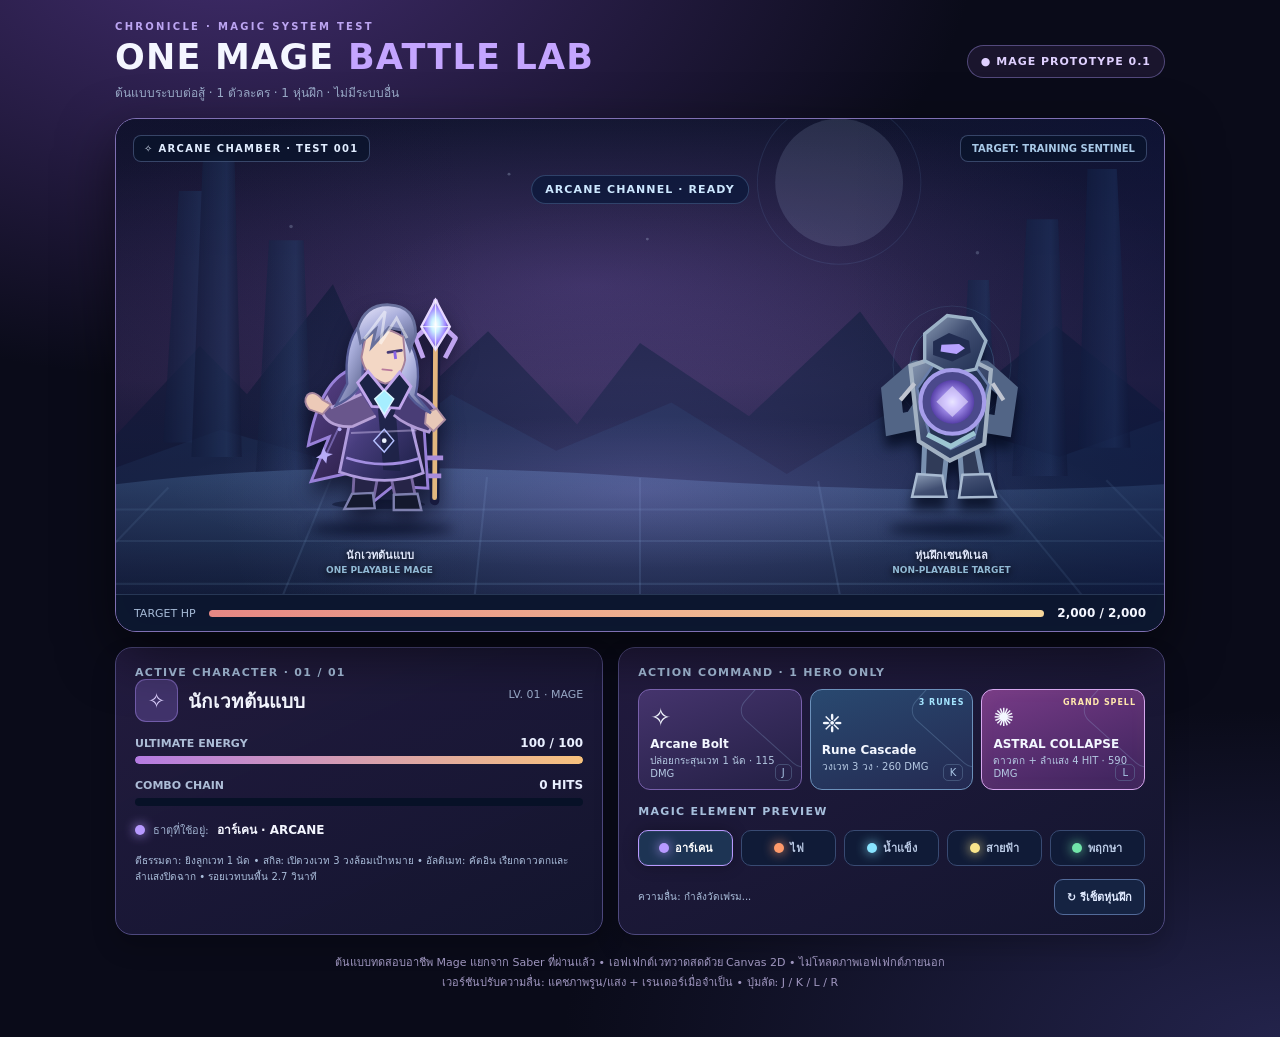
<file: characters/mage/lab.html>
<!doctype html>
<html lang="th">
<head>
<meta charset="utf-8">
<meta name="viewport" content="width=device-width, initial-scale=1, viewport-fit=cover">
<meta name="theme-color" content="#090b1c">
<title>AdvengerSAGA | MAGE Battle</title>
<style>
:root{color-scheme:dark;--bg:#090b1c;--panel:#141b36;--text:#f4f6ff;--muted:#9daecc;--line:#33436d;--accent:#6ed7ff;--element:#6bc6ff}
*{box-sizing:border-box}html{background:var(--bg)}body{margin:0;min-height:100vh;color:var(--text);font-family:system-ui,"Noto Sans Thai","Tahoma",sans-serif;background:radial-gradient(ellipse 75% 45% at 18% -8%,#253f74 0,transparent 75%),radial-gradient(ellipse 80% 55% at 100% 120%,#172448 0,transparent 70%),#090b1c}
button{font:inherit;cursor:pointer}button:focus-visible{outline:3px solid #b4eaff;outline-offset:4px}button:disabled{opacity:.45;cursor:not-allowed}
.shell{max-width:1090px;padding:21px 20px 44px;margin:auto}.topline{display:flex;gap:16px;align-items:center;justify-content:space-between;margin-bottom:16px}.eyebrow{font-size:10px;font-weight:800;color:#7ca9e7;letter-spacing:.23em}.heading{font-size:clamp(23px,3vw,35px);font-weight:900;letter-spacing:.035em;line-height:1.24;margin:4px 0}.subline{font-size:12px;color:var(--muted)}.chip{font-size:11px;font-weight:800;letter-spacing:.09em;white-space:nowrap;color:#a3ffc7;border:1px solid #448d7699;background:#183a3d70;padding:9px 13px;border-radius:100px}
.stage-wrapper{position:relative;overflow:hidden;border:1px solid #5a729b;border-radius:21px;background:#0d1b3c;box-shadow:0 21px 55px #0008, inset 0 0 34px #90b2ff0b}
.arena{position:relative;height:clamp(335px,46vw,475px);min-height:335px;isolation:isolate;overflow:hidden;--ground:76%}
.arena:before{content:'';position:absolute;inset:0;z-index:0;background:radial-gradient(ellipse 72% 53% at 56% 30%,#4864a975,transparent 80%),linear-gradient(180deg,#0e1835 0%,#1e3058 50%,#172342 70%,#0b132a 100%)}
.backdrop{position:absolute;inset:0;width:100%;height:100%;z-index:0;opacity:.9;pointer-events:none}
.haze{position:absolute;inset:0;z-index:1;pointer-events:none;background:linear-gradient(90deg,#06132b30,transparent 35% 70%,#07122566),radial-gradient(ellipse at 51% 84%,#8ac6f026,transparent 57%)}
.ground-glow{position:absolute;z-index:1;left:1%;right:1%;bottom:4%;height:35%;pointer-events:none;background:radial-gradient(ellipse at center,#5098cb25,transparent 65%)}
.stagehead{position:absolute;z-index:15;top:16px;left:17px;right:17px;display:flex;justify-content:space-between;align-items:start;gap:12px;pointer-events:none}.stage-label{display:inline-flex;gap:7px;align-items:center;padding:7px 10px;border:1px solid #9ab4ee4f;background:#08142bab;border-radius:8px;font-size:10px;font-weight:850;letter-spacing:.13em;color:#e1edff;backdrop-filter:blur(7px)}.stage-pill{padding:7px 11px;border:1px solid #9ab4ee4f;background:#08142bab;border-radius:8px;font-size:10px;font-weight:700;color:#a8c9e7;white-space:nowrap}
.unit{position:absolute;z-index:5;bottom:14.5%;width:clamp(90px,16.3%,166px);height:clamp(155px,32vw,260px);will-change:transform;transform-origin:50% 84%;pointer-events:none}
#hero{left:16.8%;z-index:8}#target{left:72.5%;z-index:6;width:clamp(90px,15.5%,151px)}.unit .body-art{width:100%;height:100%;display:block;transform-origin:50% 85%;animation:breath 3.1s ease-in-out infinite;filter:drop-shadow(0 12px 6px #03091dc0)}#target .body-art{animation-duration:3.85s}.unit .character-shadow{position:absolute;bottom:-3%;left:8%;width:85%;height:10px;border-radius:50%;background:#01081fd0;filter:blur(6px)}.unit-label{position:absolute;bottom:-19%;width:145%;left:-22.5%;text-align:center;color:#e0e7fa;font-size:11px;text-shadow:0 2px 7px black;font-weight:800}.unit-label small{display:block;color:#91b9d4;font-size:9px;font-weight:600;margin-top:1px}
#target.hit .body-art{filter:drop-shadow(0 0 16px #ffffff8c)}.reticle{position:absolute;top:38%;left:50%;width:85px;height:85px;border:1px solid #76d2f766;border-radius:50%;transform:translate(-50%,-50%);opacity:.55;pointer-events:none;z-index:-1}.reticle:before,.reticle:after{content:'';position:absolute;inset:14px;border:1px dashed #92d9f766;border-radius:50%}.reticle:after{inset:-18px;border-style:solid;border-color:#8ae0ff30}
#fx{position:absolute;inset:0;z-index:12;width:100%;height:100%;pointer-events:none}
#status-bubble{position:absolute;z-index:20;top:56px;left:50%;transform:translateX(-50%);font-size:11px;font-weight:800;letter-spacing:.1em;white-space:nowrap;color:#cde8ff;border:1px solid #597ca76b;border-radius:30px;background:#0b193bbf;padding:7px 13px;transition:color .2s,box-shadow .2s;pointer-events:none}#status-bubble.active{color:#fff;box-shadow:0 0 20px var(--element)}
.arena-bottom{display:flex;align-items:center;justify-content:space-between;padding:11px 18px;gap:13px;background:#0c1730e3;border-top:1px solid #627da751}.arena-bottom .legend{font-size:11px;color:#a7bbd8;white-space:nowrap}.arena-bottom .meter{height:7px;width:min(46vw,270px);background:#26334d;border-radius:50px;overflow:hidden;flex:1}.arena-bottom .meter i{display:block;width:100%;height:100%;background:linear-gradient(90deg,#e68784,#f6d69b);transition:width .32s}.arena-bottom b{font-size:12px;font-variant-numeric:tabular-nums;white-space:nowrap}
.dashboard{display:grid;grid-template-columns:minmax(0,1fr) minmax(0,1.12fr);gap:15px;margin-top:15px}.panel{border:1px solid #384d77;background:linear-gradient(155deg,#172341e9,#0f1732);border-radius:17px;padding:18px 19px 19px;box-shadow:0 12px 25px #0003}.panel h2{font-size:16px;margin:0 0 12px}.minor{font-size:11px;letter-spacing:.12em;color:#a7bfdc;font-weight:800}.name{display:flex;gap:10px;align-items:center;font-size:19px;font-weight:900}.name .diamond{display:grid;place-items:center;color:#89d4ff;background:#174665;border:1px solid #4995ce8c;border-radius:11px;width:43px;height:43px;font-size:21px}.small{font-size:11px;color:var(--muted)}.char-detail{display:flex;justify-content:space-between;align-items:center;gap:10px}.stat{margin-top:14px}.stat-head{display:flex;justify-content:space-between;align-items:center;gap:10px;color:#adbdd7;font-size:11px;font-weight:700}.stat-head b{color:#e9efff;font-size:12px;font-variant-numeric:tabular-nums}.track{height:8px;border-radius:50px;background:#071127;margin-top:6px;overflow:hidden}.track i{display:block;height:100%;width:100%;background:linear-gradient(90deg,#377cbc,#77d8ff);border-radius:50px;transition:width .35s}.track.energy i{background:linear-gradient(90deg,#b57be2,#f7c17d)}.element-line{display:flex;gap:8px;align-items:center;flex-wrap:wrap;margin-top:14px}.color-dot{width:10px;height:10px;border-radius:50%;background:var(--element);box-shadow:0 0 12px var(--element)}
.controls{display:grid;grid-template-columns:repeat(3,1fr);gap:8px;margin-top:10px}.move{position:relative;min-height:96px;border:1px solid #5875a6;border-radius:12px;text-align:left;padding:13px 11px 10px;color:#f3f7ff;background:linear-gradient(160deg,#233c67,#192846);transition:transform .15s,filter .15s;overflow:hidden}.move:hover:not(:disabled){filter:brightness(1.15)}.move:active:not(:disabled){transform:scale(.97)}.move:before{content:'';position:absolute;width:90px;height:90px;right:-45px;top:-28px;border:1px solid #abd9ff33;transform:rotate(42deg);border-radius:14px}.move.skill{background:linear-gradient(160deg,#284b6c,#1d334e);border-color:#4c9bb7}.move.ultimate{background:linear-gradient(160deg,#65446c,#352855);border-color:#b88bd3}.move .move-icon{display:block;font-size:23px;margin-bottom:5px}.move strong{font-size:12px;display:block}.move small{display:block;color:#b4c8e2;font-size:10px;margin-top:2px}.move .key{position:absolute;right:9px;bottom:8px;color:#a9c5e5;font-size:10px;border:1px solid #6e8bad69;padding:2px 6px;border-radius:5px}
.elements{display:flex;flex-wrap:wrap;gap:8px;margin-top:12px}.element-button{display:inline-flex;align-items:center;gap:6px;flex:1 1 64px;justify-content:center;color:#bccce7;background:#101b37;border:1px solid #384a72;border-radius:10px;padding:8px 10px;font-size:11px;font-weight:750}.element-button i{display:block;width:10px;height:10px;border-radius:50%;background:var(--swatch);box-shadow:0 0 12px var(--swatch)}.element-button.selected{background:#1d3454;color:#fff;border-color:var(--swatch);box-shadow:inset 0 0 0 1px #ffffff0c,0 0 15px #0004}.bottom-actions{display:flex;justify-content:space-between;align-items:center;gap:12px;margin-top:13px}.reset{border:1px solid #526a99;background:#152342;color:#e0eaff;border-radius:9px;padding:8px 12px;font-size:11px;font-weight:750}.hint{color:#aabdda;font-size:10px;line-height:1.6}.footnote{margin:18px 5px 0;color:#738bad;font-size:11px;line-height:1.8;text-align:center}
@keyframes breath{0%,100%{transform:translateY(0) rotate(-.5deg)}50%{transform:translateY(-5px) rotate(.5deg)}}
@media(max-width:720px){.shell{padding:13px 10px 30px}.topline{margin-bottom:12px}.chip{font-size:9px;padding:7px 10px}.stage-wrapper{border-radius:14px}.dashboard{grid-template-columns:1fr;gap:10px;margin-top:10px}.panel{padding:15px}.unit{bottom:19%;height:clamp(147px,29vw,210px);width:clamp(88px,18%,130px)}#hero{left:12%}#target{left:72%;width:clamp(85px,17%,135px)}.unit-label{font-size:10px}.arena{height:390px}.stagehead{top:11px;left:11px;right:11px}.stage-pill{font-size:9px}.stage-label{font-size:9px}.arena-bottom{padding:10px 12px}.arena-bottom .legend{font-size:10px}}
@media(max-width:720px){
 .dashboard{display:flex;flex-direction:column}
 .dashboard .panel:nth-child(2){order:-1}
 .topline{align-items:flex-start}
 .heading{font-size:clamp(20px,6vw,27px);letter-spacing:0}
 .arena{height:325px;min-height:325px}
 .unit{bottom:19%;height:clamp(143px,31vw,193px)}
 .panel h2{margin-bottom:7px}
 .controls{margin-top:7px}
 .move{min-height:84px;padding:8px 10px 8px}
 .move .move-icon{font-size:19px;margin-bottom:2px}
 .elements{margin-top:7px}
 .element-button{padding:7px 8px}
 .bottom-actions{margin-top:9px}
}
@media(max-width:390px){.arena{height:310px;min-height:310px}.controls .move{padding:9px 8px;min-height:88px}.move strong{font-size:11px}.move .key{display:none}.stage-pill{max-width:150px;overflow:hidden;text-overflow:ellipsis}#status-bubble{top:55px;font-size:10px}}
@media(prefers-reduced-motion:reduce){.body-art{animation:none!important}*{scroll-behavior:auto!important}}
/* v0.2 — three distinct action signatures */
.arena.in-action .unit-label{opacity:0!important;transition:opacity .12s}
.arena.cutin-active #status-bubble{opacity:0}
.arena.in-action .stagehead{opacity:.6;transition:opacity .12s}

.move.basic{border-color:#70bbf4;background:linear-gradient(145deg,#244877,#162a4d)}
.move.skill{border-color:#62d8c8;background:linear-gradient(145deg,#215863,#153644)}
.move.ultimate{border-color:#e5b57a;background:linear-gradient(145deg,#764d5e,#34234e);box-shadow:inset 0 0 17px #e2ac6a0e}
.move .move-icon{font-size:25px}
.move.basic:after,.move.skill:after,.move.ultimate:after{content:'BASIC';position:absolute;right:8px;top:8px;color:#a5d8ff;font-size:8px;font-weight:900;letter-spacing:.12em}
.move.skill:after{content:'3 HIT';color:#8af6dc}
.move.ultimate:after{content:'FINISHER';color:#ffe19f}
.arena.skill-active:before{filter:saturate(1.14);transition:filter .25s}
.arena.ultimate-active:before{filter:saturate(1.35) brightness(.8);transition:filter .3s}
#hero.charging .body-art{animation:chargePose .33s ease-in-out infinite alternate;filter:drop-shadow(0 0 17px var(--element))}
@keyframes chargePose{from{transform:translateY(4px) scale(.96) rotate(-3deg)}to{transform:translateY(-5px) scale(1.04) rotate(1deg)}}
.attack-tag{position:absolute;left:15px;bottom:17px;z-index:18;max-width:60%;min-width:150px;padding:9px 13px;border-radius:10px;border:1px solid #b2e1ff72;background:linear-gradient(100deg,#06182bf0,#1c3158dd);box-shadow:0 7px 20px #0108178a;pointer-events:none;opacity:0;transform:translateY(18px);transition:opacity .15s,transform .18s}
.attack-tag.show{opacity:1;transform:translateY(0)}
.attack-tag span{font-size:9px;font-weight:900;color:#81c9ff;letter-spacing:.18em;display:block}
.attack-tag strong{display:block;font-size:clamp(16px,2.4vw,23px);line-height:1.2;margin-top:2px;letter-spacing:.055em}
.attack-tag small{font-size:10px;color:#c4d8ef;display:block;margin-top:3px}
.attack-tag.skill{border-color:#6bf0d08a;background:linear-gradient(100deg,#082c34ef,#16425be0)}
.attack-tag.skill span{color:#95f9d7}
.attack-tag.ultimate{border-color:#ffc87fba;background:linear-gradient(100deg,#39233de9,#382444dc)}
.attack-tag.ultimate span{color:#ffe2a4}
.cinema{position:absolute;inset:0;z-index:17;overflow:hidden;pointer-events:none;visibility:hidden;opacity:0;transition:opacity .17s}
.cinema.show{visibility:visible;opacity:1}
.cinema-shade{position:absolute;inset:0;background:linear-gradient(100deg,#070b1ee8 10%,#0b1336e8 65%,#070c25e0 100%);border-top:17px solid #020616;border-bottom:17px solid #020616}
.cinema-panel{position:absolute;left:-4%;top:0;width:60%;height:100%;clip-path:polygon(0 0,92% 0,70% 100%,0 100%);border-right:3px solid #ffe4aa;background:radial-gradient(ellipse at 47% 42%,#607ca785,transparent 70%),linear-gradient(115deg,#1d375e,#0d1227);transform:translateX(-120%)}
.cinema.show .cinema-panel{animation:cutinEnter .64s cubic-bezier(.13,.72,.25,1) forwards}
.cutin-portrait{position:absolute;left:6%;bottom:-27%;width:89%;height:115%;display:flex;align-items:center;justify-content:center;transform:scale(1.5) rotate(-7deg);filter:drop-shadow(0 0 18px var(--element))}
.cutin-portrait svg{height:100%;width:100%}
.cinema-copy{position:absolute;right:6%;top:28%;width:42%;display:flex;flex-direction:column;align-items:flex-start;text-shadow:0 3px 12px #000;transform:translateX(65px);opacity:0}
.cinema.show .cinema-copy{animation:cutinText .62s .12s cubic-bezier(.13,.72,.25,1) both}
.cinema-copy small{font-size:clamp(9px,1.8vw,13px);font-weight:900;color:#ffe4ad;letter-spacing:.12em}
.cinema-copy strong{font-size:clamp(32px,8vw,76px);font-weight:1000;color:#fff;line-height:.94;letter-spacing:-.04em;margin:12px 0;text-transform:uppercase}
.cinema-copy span{font-size:clamp(9px,2vw,14px);color:#c1dfff;letter-spacing:.12em;font-weight:800}
.cinema-beam{position:absolute;top:72%;left:-5%;height:2px;width:110%;background:linear-gradient(90deg,transparent,var(--element),#fff,var(--element),transparent);transform:rotate(-11deg);box-shadow:0 0 16px var(--element);opacity:0}
.cinema.show .cinema-beam{animation:cutinBeam .7s .1s ease-out both}
@keyframes cutinEnter{from{transform:translateX(-120%)}to{transform:translateX(0)}}
@keyframes cutinText{from{transform:translateX(65px);opacity:0}to{transform:translateX(0);opacity:1}}
@keyframes cutinBeam{0%{opacity:0;transform:rotate(-11deg) scaleX(.2)}35%{opacity:1}100%{opacity:.28;transform:rotate(-11deg) scaleX(1)}}
@media(max-width:720px){.attack-tag{left:9px;bottom:12px;max-width:58%;padding:7px 10px;min-width:135px}.attack-tag strong{font-size:14px}.attack-tag small{font-size:9px}.cinema-shade{border-top-width:13px;border-bottom-width:13px}.cinema-copy strong{font-size:clamp(28px,8vw,50px)}.cinema-copy small,.cinema-copy span{font-size:9px}}
@media(prefers-reduced-motion:reduce){#hero.charging .body-art{animation:none}.cinema.show .cinema-panel,.cinema.show .cinema-copy,.cinema.show .cinema-beam{animation:none;transform:none;opacity:1}}


/* MAGE BATTLE LAB: Arcane Observatory (distinct visual identity from Saber). */
:root{--accent:#bc9bff;--element:#b799ff;--line:#4d477b}
body{background:radial-gradient(ellipse 80% 60% at 18% -7%,#422d6e 0,transparent 73%),radial-gradient(ellipse 80% 45% at 100% 100%,#23234b 0,transparent 70%),#0a0b19}
.eyebrow{color:#bca5f2}.chip{border-color:#9586d777;background:#32264c66;color:#dfd0ff}
.stage-wrapper{border-color:#7f70b3;background:#14152b}
.arena:before{background:radial-gradient(ellipse 72% 50% at 45% 35%,#7755b350,transparent 80%),linear-gradient(180deg,#10142d 0%,#292446 55%,#181b3b 76%,#111326 100%)}
.haze{background:linear-gradient(90deg,#130b3038,transparent 35% 70%,#0b113c66),radial-gradient(ellipse at 50% 78%,#a38bf82a,transparent 57%)}
.ground-glow{background:radial-gradient(ellipse at center,#c2a0fa24,transparent 65%)}
.panel{border-color:#4e497e;background:linear-gradient(155deg,#241c42ed,#13152e)}
.name .diamond{color:#ded1ff;background:#41336b;border-color:#9c80df88}
.move{border-color:#7860ab;background:linear-gradient(160deg,#45346d,#231f44)}
.move.skill{border-color:#6c91bb;background:linear-gradient(160deg,#294970,#242a52)}
.move.ultimate{border-color:#d6a7ee;background:linear-gradient(160deg,#773b87,#3b235b)}
.move.basic:after{content:'1 BOLT';color:#dac7ff}.move.skill:after{content:'3 RUNES';color:#a5e5ff}.move.ultimate:after{content:'GRAND SPELL';color:#ffe7ad}
#hero{left:17%;width:clamp(98px,17%,171px)}
#hero .body-art{animation:mageFloat 3.1s ease-in-out infinite;transform-origin:50% 80%;filter:drop-shadow(0 12px 10px #080920b9)}
#hero.charging .body-art{animation:mageChannel .68s ease-in-out infinite alternate;filter:drop-shadow(0 0 13px var(--element))}
#hero.grand .body-art{animation:mageGrand .65s ease-in-out infinite alternate}
@keyframes mageFloat{0%,100%{transform:translateY(0) rotate(-1deg)}50%{transform:translateY(-7px) rotate(1deg)}}
@keyframes mageChannel{from{transform:translateY(-3px) rotate(-2deg) scale(1)}to{transform:translateY(-12px) rotate(2deg) scale(1.06)}}
@keyframes mageGrand{from{transform:translateY(-12px) scale(1.07)}to{transform:translateY(-31px) scale(1.13)}}
.attack-tag{border-color:#ae9cfb85;background:linear-gradient(100deg,#281c49ed,#21234ddc)}
.attack-tag span{color:#d7bdff}.attack-tag.skill{border-color:#a3d9ff8a;background:linear-gradient(100deg,#18294eef,#244366dc)}
.attack-tag.ultimate{border-color:#ebc3ffad;background:linear-gradient(100deg,#502858ed,#342553dc)}
.cinema-panel{background:radial-gradient(ellipse at 46% 46%,#aa80e76e,transparent 66%),linear-gradient(112deg,#3c2862,#14142c)}
.cinema-copy strong{color:#f5e8ff;text-shadow:0 0 20px #9271df77,0 2px 10px #060414}
.cinema-copy small{color:#ffe2b1}.cinema-copy span{color:#d9c4ff}
.footnote{color:#9f96bf}
@media(max-width:720px){#hero{left:11.7%;width:clamp(90px,20%,144px)}.unit{bottom:19.5%}}
@media(prefers-reduced-motion:reduce){#hero .body-art,#hero.charging .body-art,#hero.grand .body-art{animation:none!important}}


/* AdvengerSAGA shell mode. The approved effect and character animations are untouched. */
body.embedded{overflow:hidden!important;min-height:0!important;background:transparent!important}
body.embedded .shell{padding:0!important;margin:0!important;max-width:none!important;width:100%!important}
body.embedded .topline,body.embedded .dashboard,body.embedded .footnote{display:none!important}
body.embedded .stage-wrapper{border:0!important;border-radius:0!important;box-shadow:none!important;margin:0!important;background:transparent!important}
body.embedded .arena{height:420px!important;min-height:0!important;border:0!important;border-radius:0!important}
body.embedded .arena-bottom{height:45px;min-height:45px;margin:0;padding:8px 13px}
body.embedded .stagehead{top:12px}
body.embedded #status-bubble{top:54px}
@media(max-width:580px){
 body.embedded .arena{height:300px!important;min-height:0!important}
 body.embedded .stagehead{top:9px;left:9px;right:9px}
 body.embedded .stage-label,body.embedded .stage-pill{font-size:8px!important;padding:5px 6px!important}
 body.embedded .arena-bottom{padding:7px 10px}
 body.embedded .unit-label{font-size:9px}
}
</style>
</head>
<body>
<div class="shell">
 <header class="topline">
  <div><div class="eyebrow">CHRONICLE · MAGIC SYSTEM TEST</div><h1 class="heading">ONE MAGE <span style="color:#c4a5ff">BATTLE LAB</span></h1><div class="subline">ต้นแบบระบบต่อสู้ · 1 ตัวละคร · 1 หุ่นฝึก · ไม่มีระบบอื่น</div></div>
  <span class="chip">● MAGE PROTOTYPE 0.1</span>
 </header>
 <main>
  <section class="stage-wrapper" aria-label="สนามทดสอบต่อสู้">
   <div id="arena" class="arena">
    <svg class="backdrop" viewBox="0 0 1000 500" preserveAspectRatio="xMidYMid slice" aria-hidden="true">
     <defs><linearGradient id="ground" x1="0" y1="0" x2="0" y2="1"><stop stop-color="#35537d"/><stop offset="1" stop-color="#0c1731"/></linearGradient><linearGradient id="spire" x1="0" y1="0" x2="1" y2="0"><stop stop-color="#111f3e"/><stop offset=".7" stop-color="#243c65"/><stop offset="1" stop-color="#111b38"/></linearGradient></defs>
     <circle cx="690" cy="84" r="61" fill="#c1deff" opacity=".15"/><circle cx="690" cy="84" r="78" fill="none" stroke="#84b9f6" opacity=".12"/>
     <path d="M0 325 L80 240 L125 286 L207 181 L265 310 L355 226 L440 315 L500 237 L604 307 L710 207 L785 311 L897 221 L1000 304 L1000 500 L0 500Z" fill="#111e3c" opacity=".77"/>
     <path d="M0 356 L100 320 L230 357 L320 286 L420 340 L530 294 L640 362 L745 299 L900 346 L1000 310 L1000 500 L0 500Z" fill="#1c3053" opacity=".7"/>
     <g opacity=".7" fill="url(#spire)"><path d="M60 92h29l10 240H45z"/><path d="M83 56h30l7 290H72z"/><path d="M146 139h33l9 229h-55z"/><path d="M869 119h30l9 245h-53z"/><path d="M927 71h28l13 266h-50z"/><path d="M813 177h20l9 210h-39z"/></g>
     <path d="M0 372 Q210 345 500 365 T1000 372L1000 500H0Z" fill="url(#ground)"/>
     <g fill="none" stroke="#7caad2" stroke-opacity=".17" stroke-width="2"><path d="M0 396H1000M0 426H1000M0 467H1000"/><path d="M50 375L-70 500M205 367L150 500M354 365L340 500M500 366L500 500M670 369L695 500M834 371L940 500M945 368L1050 475"/></g>
     <g fill="#d3e8ff" opacity=".28"><circle cx="167" cy="126" r="1.7"/><circle cx="375" cy="76" r="1.4"/><circle cx="822" cy="151" r="1.7"/><circle cx="507" cy="138" r="1.4"/><circle cx="940" cy="50" r="2"/><circle cx="231" cy="231" r="1.1"/></g>
    </svg>
    <div class="haze"></div><div class="ground-glow"></div>
    <div class="stagehead"><span class="stage-label">✧ ARCANE CHAMBER · TEST 001</span><span class="stage-pill">TARGET: TRAINING SENTINEL</span></div>
    <div id="status-bubble">ARCANE CHANNEL · READY</div>
    <div id="attack-tag" class="attack-tag" aria-live="polite"><span id="attack-type"></span><strong id="attack-title"></strong><small id="attack-detail"></small></div>
    <div id="cinema" class="cinema" aria-hidden="true"><div class="cinema-shade"></div><div class="cinema-panel"><div id="cutin-portrait" class="cutin-portrait"></div></div><div class="cinema-copy"><small>LIMIT BREAK · GRAND SPELL</small><strong>ASTRAL<br>COLLAPSE</strong><span>CELESTIAL MAGIC · GRAND FINALE</span></div><i class="cinema-beam"></i></div>
    <div class="unit" id="hero">
      <div class="character-shadow"></div>
      <svg class="body-art" viewBox="0 0 180 260" xmlns="http://www.w3.org/2000/svg" role="img" aria-label="นักเวทสาวผมสีเงินอมม่วง ถือไม้เท้าคริสตัล สวมเสื้อคลุมลายดวงดาว">
 <defs>
  <linearGradient id="mgCape" x1="0" y1="0" x2="1" y2="1"><stop stop-color="#5b448e"/><stop offset=".55" stop-color="#30234f"/><stop offset="1" stop-color="#11182f"/></linearGradient>
  <linearGradient id="mgRobe" x1="0" x2="1" y1="0" y2="1"><stop stop-color="#8268bb"/><stop offset=".42" stop-color="#473d7d"/><stop offset="1" stop-color="#191d42"/></linearGradient>
  <linearGradient id="mgHair" x1="0" x2=".75" y1="0" y2="1"><stop stop-color="#f0edff"/><stop offset=".48" stop-color="#a9aedb"/><stop offset="1" stop-color="#616994"/></linearGradient>
  <radialGradient id="mgCrystal"><stop stop-color="#fff"/><stop offset=".3" stop-color="#c9efff"/><stop offset=".7" stop-color="#9f84ff"/><stop offset="1" stop-color="#4b3e9a"/></radialGradient>
 </defs>
 <ellipse cx="89" cy="244" rx="49" ry="5" fill="#060b22" opacity=".43"/>
 <!-- staff behind hand -->
 <g class="staff-group"><path d="M148 240L149 64" stroke="#171a3e" stroke-width="10" stroke-linecap="round"/><path d="M148 237L149 67" stroke="#e2b67f" stroke-width="5" stroke-linecap="round"/>
 <path d="M136 90L128 69L143 55L149 30L155 55L170 69L159 90" fill="none" stroke="#c0a4f0" stroke-width="5" stroke-linejoin="round"/>
 <path d="M149 29L164 57L149 81L134 57Z" fill="url(#mgCrystal)" stroke="#e5d7ff" stroke-width="2.5"/>
 <path d="M149 29L149 81M134 57L164 57" stroke="#fff" stroke-opacity=".72" stroke-width="1.4"/>
 <path d="M139 195L157 195M141 214L155 214" stroke="#a88bdb" stroke-width="5"/></g>
 <!-- wind-swept cape -->
 <path d="M66 100Q28 109 15 182L37 173L18 220L63 210L80 244L104 225L141 227L137 165L122 108Z" fill="url(#mgCape)" stroke="#9880d8" stroke-width="3"/>
 <path d="M64 127L32 196M123 128L131 209" stroke="#8e7dcc" stroke-opacity=".65" stroke-width="2"/>
 <g fill="#b6abf5"><path d="M31 184l3 6 7 1-6 3-1 7-4-5-7-1 6-4Z"/><path d="M112 189l2 5 6 1-5 3-1 6-3-4-6-1 5-4Z"/><circle cx="48" cy="165" r="2"/><circle cx="127" cy="163" r="1.6"/></g>
 <!-- boots and legs -->
 <path d="M65 181L62 235L84 237L92 194M97 190L107 239L128 237L117 181" fill="#262447" stroke="#7767a0" stroke-width="3"/>
 <path d="M61 233L83 232L85 248L53 249Z M105 234L130 233L134 250L105 250Z" fill="#14192e" stroke="#7e80af" stroke-width="2.5"/>
 <!-- layered dress -->
 <path d="M65 113Q83 102 113 116L121 150L136 211Q96 227 48 210L60 151Z" fill="url(#mgRobe)" stroke="#b09cdd" stroke-width="3"/>
 <path d="M86 116L94 208L112 209L105 119" fill="#1d2346" opacity=".9"/>
 <path d="M81 123L96 151L113 123" fill="none" stroke="#d7c8ff" stroke-width="3"/>
 <path d="M55 195Q94 208 131 196" fill="none" stroke="#a28ee0" stroke-width="3"/>
 <path d="M60 169L129 166" stroke="#dbcbf8" opacity=".42" stroke-width="2"/>
 <!-- arm sleeve and staff hand -->
 <path d="M114 124Q139 126 153 150L142 168Q117 161 105 150" fill="#493d76" stroke="#b19bd5" stroke-width="3"/>
 <path d="M139 148L150 143L159 155L147 167L138 159Z" fill="#e8c8b8" stroke="#ad8da2" stroke-width="2"/>
 <!-- spell casting arm -->
 <path d="M71 128L40 142L35 132L28 143Q34 164 62 162L86 151" fill="#69568c" stroke="#b7a1d6" stroke-width="3"/>
 <path d="M30 134Q21 123 14 129Q9 136 16 144L30 149L39 139Z" fill="#edcab8" stroke="#a7869f" stroke-width="2"/>
 <!-- face, long hair -->
 <path d="M70 54Q52 76 56 117L44 140Q67 129 72 113L73 74Z" fill="url(#mgHair)" stroke="#555b95" stroke-width="2.5"/>
 <path d="M114 62Q137 89 128 129L144 148Q107 130 112 87Z" fill="url(#mgHair)" stroke="#555b95" stroke-width="2.5"/>
 <path d="M76 65Q94 53 115 68L117 92Q113 112 96 117Q74 109 71 89Z" fill="#f3d7c5" stroke="#a5819b" stroke-width="2"/>
 <path d="M99 84L113 82" stroke="#463a75" stroke-width="3" stroke-linecap="round"/><path d="M106 83L107 91" stroke="#8965e5" stroke-width="3"/><path d="M93 102L103 103" stroke="#b8799c" stroke-width="1.8" stroke-linecap="round"/>
 <path d="M70 74L67 59Q75 33 100 34Q128 35 128 65L122 81L115 61L100 58L82 78L86 60Z" fill="url(#mgHair)" stroke="#68709c" stroke-width="3"/>
 <path d="M74 70L96 41L91 75L108 48L119 69" fill="none" stroke="#fff" stroke-opacity=".5" stroke-width="3"/>
 <!-- high collar & gem -->
 <path d="M67 116L78 104L95 125L111 105L123 120L111 143L82 141Z" fill="#1b2346" stroke="#c0a6ec" stroke-width="3"/>
 <path d="M95 124L105 133L95 149L85 133Z" fill="#a6eeff" stroke="#d9f7ff" stroke-width="1.5"/>
 <!-- magical embroidery -->
 <path d="M95 165L105 177L95 189L84 177Z" fill="none" stroke="#b5c0ff" stroke-width="1.5"/>
 <circle cx="95" cy="177" r="2.5" fill="#ecf3ff"/>
 </svg>
      <div class="unit-label">นักเวทต้นแบบ<small>ONE PLAYABLE MAGE</small></div>
    </div>
    <div class="unit" id="target">
     <div class="character-shadow"></div><div class="reticle"></div>
     <svg class="body-art" viewBox="0 0 180 260" xmlns="http://www.w3.org/2000/svg" role="img" aria-label="หุ่นทดสอบเหล็กที่มีแกนพลังสีม่วง">
      <defs><linearGradient id="metal" x1="0" y1="0" x2="1" y2="1"><stop stop-color="#8e9fb8"/><stop offset=".45" stop-color="#414f72"/><stop offset="1" stop-color="#1e2d51"/></linearGradient><radialGradient id="core"><stop stop-color="#ecedff"/><stop offset=".3" stop-color="#b9a5ff"/><stop offset="1" stop-color="#5740a9"/></radialGradient></defs>
      <path d="M58 187L56 236L80 239L86 182 M99 183L103 239L129 237L119 187" fill="#303b58" stroke="#7990af" stroke-width="6" stroke-linejoin="round"/>
      <path d="M49 223L79 225L84 250L43 250Z M103 224L135 223L143 250L99 251Z" fill="url(#metal)" stroke="#a8bad1" stroke-width="3"/>
      <path d="M48 99L18 125L22 164L45 159L64 130 M129 99L157 124L151 166L127 162L113 130" fill="none" stroke="#526586" stroke-width="23" stroke-linecap="round"/>
      <path d="M41 94L94 77L137 99L129 187L88 207L51 184Z" fill="url(#metal)" stroke="#a2b1c2" stroke-width="5"/>
      <path d="M72 88L113 87L134 117L117 180L89 193L64 177L49 121Z" fill="#243353" stroke="#697eaa" stroke-width="3"/>
      <path d="M58 56L85 34L114 38L131 64L119 98L90 104L58 88Z" fill="url(#metal)" stroke="#9cb2c7" stroke-width="4"/>
      <path d="M68 65L87 55L111 64L113 78L91 89L68 81Z" fill="#222d51"/><path d="M78 69L99 68L106 73L96 80L77 77Z" fill="#b7a2ff"/>
      <circle cx="91" cy="137" r="38" fill="#4b498c" stroke="#a69dea" stroke-width="5"/><circle cx="91" cy="137" r="26" fill="url(#core)"/><path d="M91 118L110 137L91 155L72 137Z" fill="#e8e1ff" opacity=".6"/>
      <path d="M61 176L89 190L118 174" fill="none" stroke="#9dc5d2" stroke-width="6"/>
      <path d="M46 115L29 135M139 115L152 135" stroke="#c0c5d1" stroke-width="5"/>
     </svg>
     <div class="unit-label">หุ่นฝึกเซนทิเนล<small>NON-PLAYABLE TARGET</small></div>
    </div>
    <canvas id="fx" aria-hidden="true"></canvas>
   </div>
   <div class="arena-bottom"><span class="legend">TARGET HP</span><div class="meter"><i id="enemyBar"></i></div><b id="enemyHP">2,000 / 2,000</b></div>
  </section>
  <div class="dashboard">
   <section class="panel">
    <div class="char-detail"><div><div class="minor">ACTIVE CHARACTER · 01 / 01</div><div class="name"><span class="diamond">✧</span> นักเวทต้นแบบ</div></div><div class="small">LV. 01 · MAGE</div></div>
    <div class="stat"><div class="stat-head"><span>ULTIMATE ENERGY</span><b id="energyValue">100 / 100</b></div><div class="track energy"><i id="energyBar"></i></div></div>
    <div class="stat"><div class="stat-head"><span>COMBO CHAIN</span><b id="comboText">0 HITS</b></div><div class="track"><i id="comboBar" style="width:0%"></i></div></div>
    <div class="element-line"><span class="color-dot"></span><span class="small">ธาตุที่ใช้อยู่:</span><b id="elementLabel" style="font-size:12px">อาร์เคน · ARCANE</b></div>
    <p class="hint" style="margin:14px 0 0">ตีธรรมดา: ยิงลูกเวท 1 นัด • สกิล: เปิดวงเวท 3 วงล้อมเป้าหมาย • อัลติเมท: คัตอิน เรียกดาวตกและลำแสงปิดฉาก • รอยเวทบนพื้น 2.7 วินาที</p>
   </section>
   <section class="panel">
    <div class="minor">ACTION COMMAND · 1 HERO ONLY</div>
    <div class="controls">
     <button class="move" id="basic" aria-label="โจมตีปกติ"><span class="move-icon">✧</span><strong>Arcane Bolt</strong><small>ปล่อยกระสุนเวท 1 นัด · 115 DMG</small><span class="key">J</span></button>
     <button class="move skill" id="skill" aria-label="สกิลต่อสู้"><span class="move-icon">❈</span><strong>Rune Cascade</strong><small>วงเวท 3 วง · 260 DMG</small><span class="key">K</span></button>
     <button class="move ultimate" id="ultimate" aria-label="ท่าไม้ตาย"><span class="move-icon">✺</span><strong>ASTRAL COLLAPSE</strong><small>ดาวตก + ลำแสง 4 HIT · 590 DMG</small><span class="key">L</span></button>
    </div>
    <div class="minor" style="margin-top:15px">MAGIC ELEMENT PREVIEW</div>
    <div class="elements" id="elements">
     <button class="element-button selected" data-element="arcane" style="--swatch:#b799ff"><i></i>อาร์เคน</button>
     <button class="element-button" data-element="fire" style="--swatch:#ff9a6b"><i></i>ไฟ</button>
     <button class="element-button" data-element="frost" style="--swatch:#88e4ff"><i></i>น้ำแข็ง</button>
     <button class="element-button" data-element="storm" style="--swatch:#f9e58b"><i></i>สายฟ้า</button>
     <button class="element-button" data-element="nature" style="--swatch:#71e5a9"><i></i>พฤกษา</button>
    </div>
    <div class="bottom-actions"><span class="hint" id="performance">ความลื่น: กำลังวัดเฟรม...</span><button class="reset" id="reset">↻ รีเซ็ตหุ่นฝึก</button></div>
   </section>
  </div>
  <p class="footnote">ต้นแบบทดสอบอาชีพ Mage แยกจาก Saber ที่ผ่านแล้ว • เอฟเฟกต์เวทวาดสดด้วย Canvas 2D • ไม่โหลดภาพเอฟเฟกต์ภายนอก<br>เวอร์ชันปรับความลื่น: แคชภาพรูน/แสง + เรนเดอร์เมื่อจำเป็น • ปุ่มลัด: J / K / L / R</p>
 </main>
</div>
<script>
(()=>{'use strict';
const $=q=>document.querySelector(q),arena=$('#arena'),hero=$('#hero'),dummy=$('#target'),canvas=$('#fx'),ctx=canvas.getContext('2d',{alpha:true});
const palette={
 arcane:{name:'อาร์เคน · ARCANE',color:'#b799ff',core:'#f7f0ff',shadow:'#5d47c3'},
 fire:{name:'อัคคี · FIRE',color:'#ff9a6b',core:'#fff0bb',shadow:'#d84e2b'},
 frost:{name:'เหมันต์ · FROST',color:'#88e4ff',core:'#ecffff',shadow:'#287ba9'},
 storm:{name:'อัสนี · STORM',color:'#f9e58b',core:'#ffffff',shadow:'#b99430'},
 nature:{name:'พฤกษา · NATURE',color:'#71e5a9',core:'#eaffde',shadow:'#287d64'}
};
const clamp=(v,min,max)=>Math.max(min,Math.min(max,v));
const rnd=(a,b)=>a+(b-a)*Math.random();
const wait=ms=>new Promise(res=>setTimeout(res,ms));
const rgba=(hex,alpha)=>{const n=parseInt(hex.substring(1),16);return `rgba(${n>>16&255},${n>>8&255},${n&255},${clamp(alpha,0,1)})`};
const REDUCED=!!window.matchMedia?.('(prefers-reduced-motion: reduce)')?.matches;
let chosen='arcane',energy=100,hp=2000,maxHP=2000,combo=0,busy=false;
let shots=[],particles=[],rings=[],sigils=[],scars=[],numbers=[],beams=[],charge=null,grand=null,glint=0;
let last=performance.now(),fpsT=0,fpsFrames=0;
const view={w:0,h:0,dpr:1};
function resize(){let r=arena.getBoundingClientRect();view.w=r.width;view.h=r.height;view.dpr=Math.min(window.devicePixelRatio||1,window.matchMedia('(max-width:720px)').matches?1.25:1.5);canvas.width=Math.round(view.w*view.dpr);canvas.height=Math.round(view.h*view.dpr);ctx.setTransform(view.dpr,0,0,view.dpr,0,0)}
if('ResizeObserver' in window)new ResizeObserver(resize).observe(arena);else window.addEventListener('resize',resize);resize();
function point(el){const r=el.getBoundingClientRect(),a=arena.getBoundingClientRect();return {x:r.left-a.left+r.width*.5,y:r.top-a.top+r.height*.5,bottom:r.bottom-a.top,w:r.width,h:r.height}}
function staff(){const p=point(hero);return{x:p.x+p.w*.32,y:p.y-p.h*.27}}
function target(){const p=point(dummy);return{x:p.x,y:p.y-p.h*.06,bottom:p.bottom,w:p.w}}
function updateUI(){
 $('#enemyHP').textContent=hp.toLocaleString('th-TH')+' / '+maxHP.toLocaleString('th-TH');$('#enemyBar').style.width=hp/maxHP*100+'%';
 $('#energyValue').textContent=energy+' / 100';$('#energyBar').style.width=energy+'%';
 $('#comboText').textContent=combo+' HITS';$('#comboBar').style.width=Math.min(combo,5)*20+'%';
 $('#basic').disabled=busy;$('#skill').disabled=busy;$('#ultimate').disabled=busy||energy<100;
}
function status(text,on=false){const el=$('#status-bubble');el.textContent=text;el.classList.toggle('active',on)}
function tag(kind,title,detail){const el=$('#attack-tag');el.className='attack-tag '+kind;$('#attack-type').textContent=kind==='basic'?'01 / ARCANE BOLT':kind==='skill'?'02 / RUNE CASCADE':'03 / GRAND SPELL';$('#attack-title').textContent=title;$('#attack-detail').textContent=detail;void el.offsetWidth;el.classList.add('show')}
function elementChange(key){if(busy||!palette[key])return;chosen=key;document.documentElement.style.setProperty('--element',palette[key].color);$('#elementLabel').textContent=palette[key].name;document.querySelectorAll('[data-element]').forEach(el=>el.classList.toggle('selected',el.dataset.element===key))}
// Pre-render reusable rune geometry and soft glows: keeps the approved appearance
// while removing repeated shadow blur, sine/cosine geometry and radial gradients.
const PERF_FPS=window.matchMedia('(max-width:720px)').matches?30:50;
const PERF_INTERVAL=1000/PERF_FPS;
let rafQueued=false,lastPaint=0;
const runeCache=new Map(),glowCache=new Map();
function drawSurface(w,h){
 const c=typeof OffscreenCanvas==='function'?new OffscreenCanvas(w,h):document.createElement('canvas');
 c.width=w;c.height=h;return c;
}
function glowTexture(color){
 if(glowCache.has(color))return glowCache.get(color);
 const c=drawSurface(128,128),g=c.getContext('2d');
 const gr=g.createRadialGradient(64,64,0,64,64,63);
 gr.addColorStop(0,'rgba(255,255,255,.55)');gr.addColorStop(.25,rgba(color,.45));
 gr.addColorStop(1,rgba(color,0));g.fillStyle=gr;g.fillRect(0,0,128,128);
 glowCache.set(color,c);return c;
}
function particleTexture(color){return glowTexture(color)}
function paintParticle(x,y,r,color,alpha){
 ctx.save();ctx.globalCompositeOperation='screen';ctx.globalAlpha=alpha;
 const sz=Math.max(7,r*5+6);ctx.drawImage(particleTexture(color),x-sz/2,y-sz/2,sz,sz);
 ctx.restore();
}
function runeTexture(color){
 if(runeCache.has(color))return runeCache.get(color);
 const c=drawSurface(320,320),g=c.getContext('2d'),r=110;
 g.translate(160,160);g.globalCompositeOperation='screen';
 g.strokeStyle=color;g.lineWidth=1.5;g.shadowBlur=9;g.shadowColor=color;
 g.beginPath();g.arc(0,0,r,0,Math.PI*2);g.stroke();
 g.beginPath();g.arc(0,0,r*.72,0,Math.PI*2);g.stroke();
 for(let i=0;i<8;i++){
  const a=i*Math.PI/4;g.beginPath();g.moveTo(Math.cos(a)*r*.79,Math.sin(a)*r*.79);
  g.lineTo(Math.cos(a)*r*1.1,Math.sin(a)*r*1.1);g.stroke();
 }
 g.shadowBlur=0;g.lineWidth=.85;
 for(let i=0;i<6;i++){
  const a=i*Math.PI/3,b=(i+2)*Math.PI/3;g.beginPath();
  g.moveTo(Math.cos(a)*r*.59,Math.sin(a)*r*.59);
  g.lineTo(Math.cos(b)*r*.59,Math.sin(b)*r*.59);g.stroke();
 }
 for(let i=0;i<8;i++){
  const a=(i+.5)*Math.PI/4;g.fillStyle=color;
  g.fillRect(Math.cos(a)*r*.89-2,Math.sin(a)*r*.89-2,4,4);
 }
 runeCache.set(color,c);return c;
}
function requestDraw(){
 if(rafQueued||document.hidden)return;
 rafQueued=true;requestAnimationFrame(frame);
}
document.addEventListener('visibilitychange',()=>{last=performance.now();if(!document.hidden)requestDraw()});

function spark(x,y,n,kind='bolt',elm=chosen){const p=palette[elm],max=kind==='ultimate'?110:kind==='skill'?45:18;for(let i=0;i<n&&particles.length<160;i++){
 const a=rnd(0,Math.PI*2),v=rnd(40,max+65),life=rnd(.3,.95);
 particles.push({x,y,vx:Math.cos(a)*v,vy:Math.sin(a)*v-rnd(8,50),grav:rnd(-18,95),t:0,life,sz:rnd(1,kind==='ultimate'?3.2:2.3),c:Math.random()<.36?p.core:p.color,drag:rnd(.90,.985)})
}}
function circle(x,y,radius,life=.5,elm=chosen,type='burst'){rings.push({x,y,radius,life,t:0,c:palette[elm].color,type});if(rings.length>40)rings.shift()}
function rune(x,y,radius,life=1,elm=chosen,seed=Math.random()*5){sigils.push({x,y,radius,life,t:0,elm,seed});if(sigils.length>18)sigils.shift()}
function trailMark(x,y,kind,elm=chosen){scars.push({x,y,t:0,life:2.7,kind,elm,seed:rnd(0,5)});if(scars.length>12)scars.shift()}
function orb(from,to,duration,elm=chosen,style='bolt'){shots.push({from,to,duration,elm,style,start:performance.now(),seed:rnd(0,50)});if(shots.length>24)shots.shift()}
function bloom(x,y,elm=chosen,kind='basic'){const p=palette[elm];circle(x,y,kind==='ultimate'?105:kind==='skill'?58:34,kind==='ultimate'?.85:.43,elm);rune(x,y,kind==='ultimate'?88:kind==='skill'?46:22,kind==='ultimate'?.9:.37,elm);spark(x,y,kind==='ultimate'?72:kind==='skill'?34:14,kind,elm)}
function damage(amount,kind,finisher=false,elem=chosen){
 const tgt=target();hp=Math.max(0,hp-amount);combo++;updateUI();bloom(tgt.x,tgt.y,elem,kind);
 numbers.push({x:tgt.x+rnd(-10,10),y:tgt.y-25,t:0,life:1,amount,finisher,c:palette[elem].core});
 if(finisher)trailMark(tgt.x,tgt.bottom-3,kind,elem);
 if(!REDUCED){
  dummy.animate([{transform:'translateX(0)',filter:'brightness(1)'},{offset:.20,transform:`translate3d(${kind==='ultimate'?19:kind==='skill'?10:6}px,-3px,0) rotate(4deg)`,filter:'brightness(1.85)'},{offset:.52,transform:'translate3d(-3px,0,0) rotate(-1deg)',filter:'brightness(1.2)'},{transform:'translateX(0)',filter:'brightness(1)'}],{duration:finisher&&kind==='ultimate'?460:260,easing:'cubic-bezier(.18,.65,.26,1)'});
  const amplitude=kind==='ultimate'&&finisher?9:kind==='skill'?2.5:1.25;
  arena.animate([{translate:'0 0'},{offset:.28,translate:`${amplitude}px ${-amplitude*.45}px`},{offset:.59,translate:`${-amplitude*.6}px ${amplitude*.3}px`},{translate:'0 0'}],{duration:kind==='ultimate'&&finisher?370:190,easing:'ease-out'});
 }
}
function magePose(kind,duration){if(REDUCED)return;const keyframes=kind==='basic'?[{transform:'translateY(0) rotate(0)'},{offset:.3,transform:'translateY(-8px) rotate(-4deg)'},{offset:.64,transform:'translateY(-4px) rotate(4deg)'},{transform:'translateY(0) rotate(0)'}]:kind==='skill'?[{transform:'translateY(0) scale(1)'},{offset:.5,transform:'translateY(-16px) scale(1.07)'},{transform:'translateY(0) scale(1)'}]:[{transform:'translateY(0) scale(1)'},{offset:.45,transform:'translateY(-25px) scale(1.12)'},{transform:'translateY(-6px) scale(1.02)'}];hero.animate(keyframes,{duration,easing:'cubic-bezier(.19,.69,.27,1)'})}
function clearAction(){arena.classList.remove('in-action','cutin-active','skill-active','ultimate-active');hero.classList.remove('charging','grand');$('#cinema').classList.remove('show');$('#attack-tag').classList.remove('show');charge=null;grand=null}
async function attack(kind){
 if(busy||hp<=0)return;if(kind==='ultimate'&&energy<100)return;
 busy=true;arena.classList.add('in-action');updateUI();requestDraw();const elm=chosen;
 try{
  if(kind==='basic'){
   tag('basic','ARCANE BOLT','ปลุกคริสตัล → ยิงลูกเวทหนึ่งนัด → ระเบิดบนเป้าหมาย');
   status('ARCANE BOLT · CAST',true);charge={kind:'basic',elm,start:performance.now(),duration:240};hero.classList.add('charging');magePose('basic',790);
   await wait(REDUCED?60:240);hero.classList.remove('charging');charge=null;
   const a=staff(),b=target();orb(a,b,550,elm,'bolt');status('ARCANE PROJECTILE',true);
   await wait(REDUCED?100:550);damage(115,'basic',true,elm);energy=Math.min(100,energy+20);updateUI();
   await wait(REDUCED?80:150);
  }else if(kind==='skill'){
   tag('skill','RUNE CASCADE','เปิดค่ายกลเวท 3 วง → ยิงระเบิดเวทสลับทิศทาง');
   arena.classList.add('skill-active');hero.classList.add('charging');magePose('skill',1850);
   status('RUNE CASCADE · CHANNEL',true);charge={kind:'skill',elm,start:performance.now(),duration:680};
   const b=target();rune(b.x,b.y,92,2.2,elm);rune(b.x,b.y,55,2.2,elm,2);
   await wait(REDUCED?110:680);charge=null;hero.classList.remove('charging');
   const offsets=[[-105,-78],[109,-64],[-32,-145]];
   const impacts=[70,85,105];
   for(let i=0;i<3;i++){
    const to=target(),from={x:to.x+offsets[i][0],y:to.y+offsets[i][1]};
    status('RUNE CASCADE · '+(i+1)+'/3',true);
    rune(from.x,from.y,31,.65,elm);orb(from,to,240,elm,'rune');
    await wait(REDUCED?65:260);damage(impacts[i],'skill',i===2,elm);
    await wait(REDUCED?30:145);
   }
   energy=Math.min(100,energy+30);updateUI();await wait(REDUCED?50:130);
  }else{
   tag('ultimate','ASTRAL COLLAPSE','ปลดผนึกดารา → อัญเชิญดาวตก 3 ลูก → ลำแสงปิดฉาก');
   arena.classList.add('ultimate-active');hero.classList.add('grand');hero.classList.add('charging');energy=0;updateUI();
   const cinema=$('#cinema'),portrait=$('#cutin-portrait');
   if(!portrait.firstElementChild){const face=hero.querySelector('.body-art').cloneNode(true);face.removeAttribute('aria-label');portrait.appendChild(face)}
   status('ULTIMATE · CELESTIAL INVOCATION',true);cinema.classList.add('show');arena.classList.add('cutin-active');
   charge={kind:'ultimate',elm,start:performance.now(),duration:950};
   await wait(REDUCED?150:950);
   cinema.classList.remove('show');arena.classList.remove('cutin-active');hero.classList.remove('charging');charge=null;
   const t=target();rune(t.x,t.y,110,2.3,elm);rune(t.x,t.y,75,2.2,elm,1.4);grand={start:performance.now(),duration:2200,elm};
   await wait(REDUCED?80:430);
   for(let i=0;i<3;i++){
    const b=target(),a={x:b.x+[-130,120,-62][i],y:-75};
    status('STARFALL · '+(i+1)+'/3',true);orb(a,b,440,elm,'comet');
    await wait(REDUCED?95:440);damage([80,95,115][i],'ultimate',false,elm);
    await wait(REDUCED?35:140);
   }
   const b=target();status('ASTRAL COLLAPSE · FINISHER!',true);rune(b.x,b.y,123,.72,elm);
   beams.push({x:b.x,y:b.y-100,t:0,life:.85,color:palette[elm].color,core:palette[elm].core});
   await wait(REDUCED?90:260);damage(300,'ultimate',true,elm);spark(b.x,b.y,40,'ultimate',elm);
   await wait(REDUCED?80:490);
  }
 }catch(err){console.error(err);status('SPELL INTERRUPTION',false)}
 finally{clearAction();busy=false;status(hp<=0?'TARGET DOWN · RESET TO RETRY':'ARCANE CHANNEL · READY');updateUI()}
}
function reset(){if(busy)return;clearAction();hp=maxHP;energy=100;combo=0;shots=[];particles=[];rings=[];sigils=[];scars=[];numbers=[];beams=[];status('ARCANE CHANNEL · READY');updateUI();requestDraw()}
// Render helpers: in-scene Canvas2D geometry, never static external effect images.
function drawRune(x,y,r,color,alpha,angle=0,detail=1){
 // A rotation and scale of an already rasterized glyph replaces dozens of
 // blur/path operations every single frame. Movement remains time-based.
 const sprite=runeTexture(color),scale=r/110;
 ctx.save();ctx.translate(x,y);ctx.rotate(angle);ctx.scale(scale,scale);
 ctx.globalCompositeOperation='screen';ctx.globalAlpha=alpha;
 ctx.drawImage(sprite,-160,-160);ctx.restore();
}
function lightDisc(x,y,r,color,opacity=.6){
 const sprite=glowTexture(color);
 ctx.save();ctx.globalCompositeOperation='screen';ctx.globalAlpha=opacity;
 ctx.drawImage(sprite,x-r,y-r,r*2,r*2);ctx.restore();
}
function boltAt(s,progress){const e=progress<.5?2*progress*progress:1-Math.pow(-2*progress+2,2)/2;
 const x=s.from.x+(s.to.x-s.from.x)*e;
 const y=s.from.y+(s.to.y-s.from.y)*e-35*Math.sin(Math.PI*progress)*(s.style==='bolt'?1:.3);
 return {x,y}}
function shotVisual(s,now){const f=clamp((now-s.start)/s.duration,0,1),p=palette[s.elm],loc=boltAt(s,f),angle=Math.atan2(s.to.y-s.from.y,s.to.x-s.from.x);
 ctx.save();ctx.globalCompositeOperation='screen';ctx.lineCap='round';
 for(let j=8;j>=1;j--){const u=Math.max(0,f-j*.015),prev=boltAt(s,u);ctx.strokeStyle=rgba(p.color,.09+(8-j)*.013);ctx.lineWidth=(s.style==='comet'?6:3.8)*(1-j/10);ctx.beginPath();ctx.moveTo(prev.x,prev.y);ctx.lineTo(loc.x,loc.y);ctx.stroke()}
 lightDisc(loc.x,loc.y,s.style==='comet'?56:30,p.color,s.style==='comet'?.78:.67);
 ctx.translate(loc.x,loc.y);ctx.rotate(angle);ctx.fillStyle=p.core;ctx.shadowColor=p.color;ctx.shadowBlur=14;
 const scale=s.style==='comet'?2:s.style==='rune'?1.15:1;
 ctx.beginPath();ctx.moveTo(19*scale,0);ctx.lineTo(0,-7*scale);ctx.lineTo(-12*scale,0);ctx.lineTo(0,7*scale);ctx.closePath();ctx.fill();
 ctx.strokeStyle=p.color;ctx.lineWidth=1.5;ctx.beginPath();ctx.moveTo(-11*scale,0);ctx.lineTo(25*scale,0);ctx.stroke();ctx.restore()}
function frame(now){
 rafQueued=false;
 if(now-lastPaint<PERF_INTERVAL-1){requestDraw();return}
 const dt=Math.min(.07,(now-last)/1000);last=now;lastPaint=now;
 fpsT+=dt;fpsFrames++;
 if(fpsT>.8){$('#performance').textContent='Canvas '+Math.round(fpsFrames/fpsT)+' FPS (จำกัด '+PERF_FPS+') · รอยเวท 2.7 วิ';fpsFrames=0;fpsT=0}
 ctx.clearRect(0,0,view.w,view.h);
 const p=palette[chosen];
 // Mystic ground mark is anchored to the target's feet and fades over 2.7s.
 for(const s of scars){s.t+=dt;const a=clamp(1-s.t/s.life,0,1),c=palette[s.elm];ctx.save();ctx.translate(s.x,s.y);ctx.scale(1,.29);ctx.globalAlpha=a*.66;lightDisc(0,0,s.kind==='ultimate'?98:53,c.shadow,.35*a);drawRune(0,0,s.kind==='ultimate'?79:s.kind==='skill'?53:39,c.color,.55*a,s.seed+s.t*.17);ctx.restore()}
 scars=scars.filter(s=>s.t<s.life);
 if(charge&&!REDUCED){const a=staff(),b=palette[charge.elm],f=clamp((now-charge.start)/charge.duration,0,1);const r=(charge.kind==='ultimate'?70:charge.kind==='skill'?54:29)*(.65+f*.55);
 lightDisc(a.x,a.y,r*1.45,b.color,.25+.4*f);drawRune(a.x,a.y,r,b.color,.35+f*.55,now*.0015);drawRune(a.x,a.y,r*.72,b.core,.24+f*.4,-now*.002);
 for(let k=0;k<(charge.kind==='ultimate'?16:8);k++){const ang=k*Math.PI/4+now*.0012,rad=r*(.5+(k%3)*.26);ctx.fillStyle=rgba(k%3?b.color:b.core,.4+.5*f);ctx.beginPath();ctx.arc(a.x+Math.cos(ang)*rad,a.y+Math.sin(ang)*rad,1.1+(k%2),0,Math.PI*2);ctx.fill()}
 }
 for(const s of sigils){s.t+=dt;const a=clamp(1-s.t/s.life,0,1);drawRune(s.x,s.y,s.radius*(.8+.18*Math.sin(s.t*4)),palette[s.elm].color,a*.67,s.seed+s.t*.85)}
 sigils=sigils.filter(s=>s.t<s.life);
 if(grand){const t=clamp((now-grand.start)/grand.duration,0,1),b=target(),c=palette[grand.elm];if(t<1){const strength=Math.sin(Math.PI*t)*.32;ctx.save();ctx.fillStyle=rgba(c.shadow,strength*.3);ctx.fillRect(0,0,view.w,view.h);lightDisc(b.x,b.y,170,c.color,strength);ctx.restore()}else grand=null}
 for(const s of shots){shotVisual(s,now);s.done=(now-s.start)>=s.duration}shots=shots.filter(s=>!s.done);
 for(const b of beams){b.t+=dt;const q=clamp(b.t/b.life,0,1),a=Math.sin(Math.PI*q);ctx.save();ctx.globalCompositeOperation='screen';const x=b.x,width=(12+47*a);const g=ctx.createLinearGradient(x-width,0,x+width,0);g.addColorStop(0,rgba(b.color,0));g.addColorStop(.3,rgba(b.color,a*.55));g.addColorStop(.5,rgba(b.core,a*.93));g.addColorStop(.7,rgba(b.color,a*.55));g.addColorStop(1,rgba(b.color,0));ctx.fillStyle=g;ctx.fillRect(x-width,-50,width*2,b.y+110);ctx.restore();lightDisc(x,b.y,width*2,b.color,a*.7)}beams=beams.filter(b=>b.t<b.life);
 for(const r of rings){r.t+=dt;const f=clamp(r.t/r.life,0,1);ctx.save();ctx.globalCompositeOperation='screen';ctx.strokeStyle=rgba(r.c,.8*(1-f));ctx.shadowColor=r.c;ctx.shadowBlur=7;ctx.lineWidth=2*(1-f)+.6;ctx.beginPath();ctx.arc(r.x,r.y,6+r.radius*f,0,Math.PI*2);ctx.stroke();ctx.restore()}rings=rings.filter(r=>r.t<r.life);
 for(const s of particles){s.t+=dt;const d=Math.pow(s.drag,dt*60);s.vx*=d;s.vy+=s.grav*dt;s.x+=s.vx*dt;s.y+=s.vy*dt;const a=clamp(1-s.t/s.life,0,1);paintParticle(s.x,s.y,s.sz*a+.15,s.c,a*.95)}particles=particles.filter(s=>s.t<s.life);
 for(const n of numbers){n.t+=dt;const a=clamp(1-n.t/n.life,0,1);ctx.save();ctx.globalAlpha=Math.pow(a,.7);ctx.fillStyle=n.c;ctx.shadowColor='#070718';ctx.shadowBlur=8;ctx.font='900 '+(n.finisher?30:23)+'px system-ui';ctx.textAlign='center';ctx.fillText('−'+n.amount,n.x,n.y-n.t*58);ctx.restore()}numbers=numbers.filter(n=>n.t<n.life);
 if(busy||charge||grand||shots.length||particles.length||rings.length||sigils.length||scars.length||numbers.length||beams.length){
  requestDraw();
 }else{
  ctx.clearRect(0,0,view.w,view.h);
 }
}
$('#basic').addEventListener('click',()=>attack('basic'));$('#skill').addEventListener('click',()=>attack('skill'));$('#ultimate').addEventListener('click',()=>attack('ultimate'));$('#reset').addEventListener('click',reset);
document.querySelectorAll('[data-element]').forEach(b=>b.addEventListener('click',()=>elementChange(b.dataset.element)));
window.addEventListener('keydown',e=>{if(e.repeat||e.altKey||e.ctrlKey||e.metaKey)return;const k=e.key.toLowerCase();if(k==='j')attack('basic');if(k==='k')attack('skill');if(k==='l')attack('ultimate');if(k==='r')reset()});
elementChange('arcane');updateUI();requestDraw();

/* AdvengerSAGA party integration (does not replace approved animations). */
if(new URLSearchParams(location.search).get('embed')==='1'){
 document.body.classList.add('embedded');
 requestAnimationFrame(()=>window.dispatchEvent(new Event('resize')));
}

const __advNativeAttack=attack, __advNativeReset=reset;
attack=async function(kind){
 if(window.parent===window)return __advNativeAttack(kind);
 if(busy||hp<=0||(kind==='ultimate'&&energy<100))return;
 const fromHp=hp,fromEnergy=energy;
 window.parent.postMessage({app:'AdvengerSAGA',type:'START',unit:'mage',kind},window.location.origin==='null'?'*':window.location.origin);
 await __advNativeAttack(kind);
 window.parent.postMessage({
  app:'AdvengerSAGA',type:'ACTION',unit:'mage',kind,
  before:fromHp,after:hp,max:maxHP,energy,spent:fromEnergy-energy
 },window.location.origin==='null'?'*':window.location.origin);
};
reset=function(){
 if(busy)return;
 __advNativeReset();
 if(window.parent!==window)window.parent.postMessage({
  app:'AdvengerSAGA',type:'RESET',unit:'mage'
 },window.location.origin==='null'?'*':window.location.origin);
};
window.addEventListener('message',event=>{
 if(window.location.origin!=='null'&&event.origin!==window.location.origin)return;
 const d=event.data;
 if(!d||d.app!=='AdvengerSAGA'||d.unit!=='mage')return;
 if(d.type==='COMMAND'){
  if(busy||hp<=0||(d.kind==='ultimate'&&energy<100)||!['basic','skill','ultimate'].includes(d.kind)){
   window.parent.postMessage({app:'AdvengerSAGA',type:'REJECT',unit:'mage'},window.location.origin==='null'?'*':window.location.origin);
   return;
  }
  attack(d.kind);return;
 }
 if(d.type==='ELEMENT'){
  if(!busy&&document.querySelector('[data-element="'+String(d.element).replace(/[^a-z]/g,'')+'"]'))elementChange(d.element);
  return;
 }
 if(d.type!=='SYNC'||busy)return;
 if(d.element&&document.querySelector('[data-element="'+String(d.element).replace(/[^a-z]/g,'')+'"]'))elementChange(d.element);
 if(Number.isFinite(d.enemyPercent))hp=Math.max(0,Math.round(maxHP*Math.max(0,Math.min(1,d.enemyPercent))));
 if(Number.isFinite(d.energy))energy=Math.max(0,Math.min(100,Math.round(d.energy)));
 updateUI();
 requestAnimationFrame(()=>{if(typeof requestDraw==='function')requestDraw();if(typeof queueDraw==='function')queueDraw()});
});
if(window.parent!==window)window.parent.postMessage({
 app:'AdvengerSAGA',type:'READY',unit:'mage',max:maxHP,energy
},window.location.origin==='null'?'*':window.location.origin);

})();
</script>
</body>
</html>
</file>
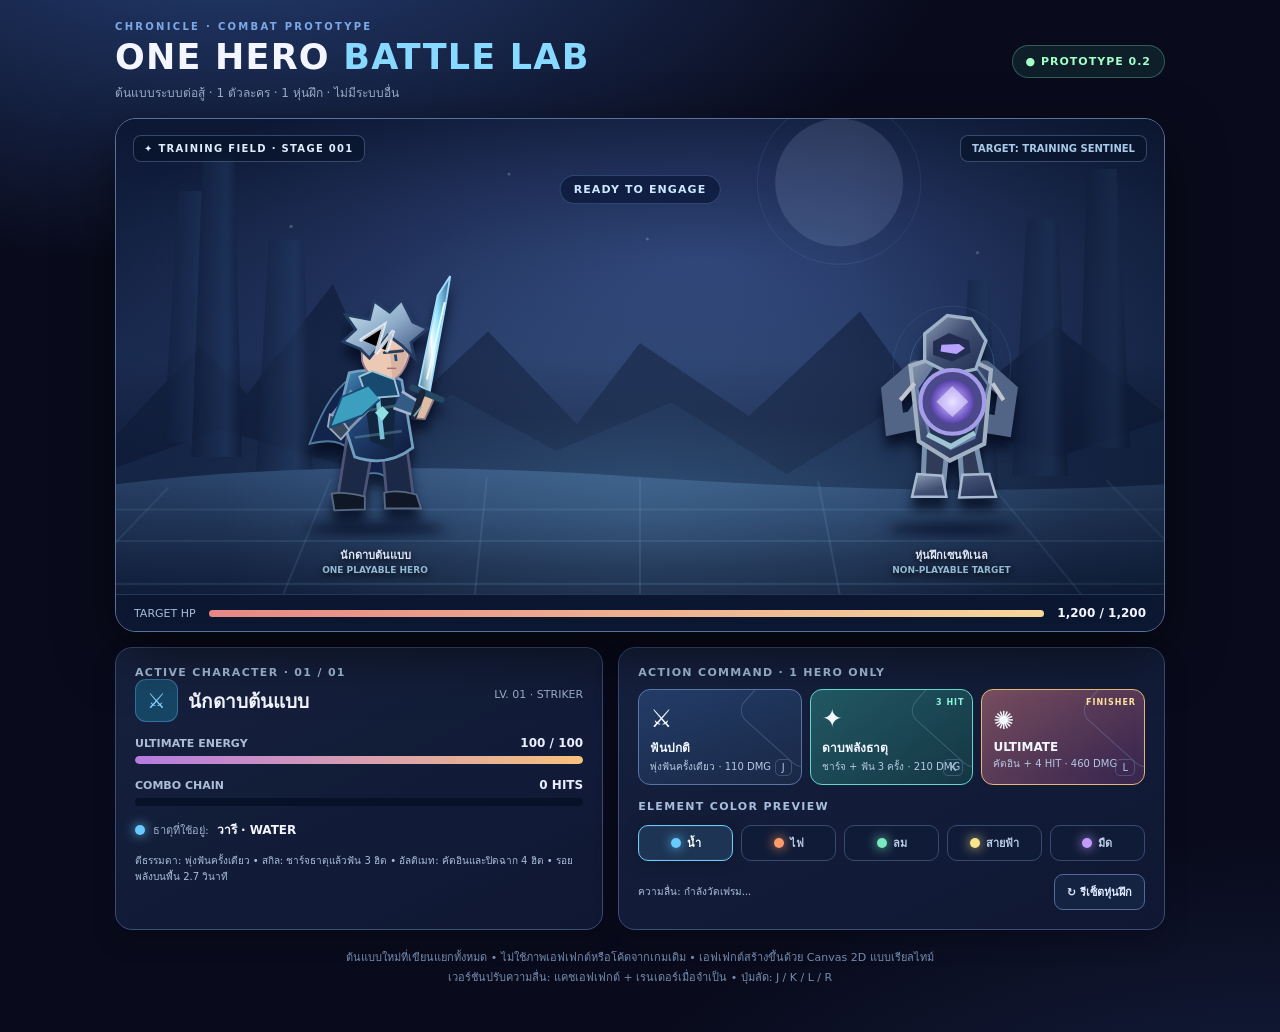
<file: characters/saber/lab.html>
<!doctype html>
<html lang="th">
<head>
<meta charset="utf-8">
<meta name="viewport" content="width=device-width, initial-scale=1, viewport-fit=cover">
<meta name="theme-color" content="#090b1c">
<title>AdvengerSAGA | SABER Battle</title>
<style>
:root{color-scheme:dark;--bg:#090b1c;--panel:#141b36;--text:#f4f6ff;--muted:#9daecc;--line:#33436d;--accent:#6ed7ff;--element:#6bc6ff}
*{box-sizing:border-box}html{background:var(--bg)}body{margin:0;min-height:100vh;color:var(--text);font-family:system-ui,"Noto Sans Thai","Tahoma",sans-serif;background:radial-gradient(ellipse 75% 45% at 18% -8%,#253f74 0,transparent 75%),radial-gradient(ellipse 80% 55% at 100% 120%,#172448 0,transparent 70%),#090b1c}
button{font:inherit;cursor:pointer}button:focus-visible{outline:3px solid #b4eaff;outline-offset:4px}button:disabled{opacity:.45;cursor:not-allowed}
.shell{max-width:1090px;padding:21px 20px 44px;margin:auto}.topline{display:flex;gap:16px;align-items:center;justify-content:space-between;margin-bottom:16px}.eyebrow{font-size:10px;font-weight:800;color:#7ca9e7;letter-spacing:.23em}.heading{font-size:clamp(23px,3vw,35px);font-weight:900;letter-spacing:.035em;line-height:1.24;margin:4px 0}.subline{font-size:12px;color:var(--muted)}.chip{font-size:11px;font-weight:800;letter-spacing:.09em;white-space:nowrap;color:#a3ffc7;border:1px solid #448d7699;background:#183a3d70;padding:9px 13px;border-radius:100px}
.stage-wrapper{position:relative;overflow:hidden;border:1px solid #5a729b;border-radius:21px;background:#0d1b3c;box-shadow:0 21px 55px #0008, inset 0 0 34px #90b2ff0b}
.arena{position:relative;height:clamp(335px,46vw,475px);min-height:335px;isolation:isolate;overflow:hidden;--ground:76%}
.arena:before{content:'';position:absolute;inset:0;z-index:0;background:radial-gradient(ellipse 72% 53% at 56% 30%,#4864a975,transparent 80%),linear-gradient(180deg,#0e1835 0%,#1e3058 50%,#172342 70%,#0b132a 100%)}
.backdrop{position:absolute;inset:0;width:100%;height:100%;z-index:0;opacity:.9;pointer-events:none}
.haze{position:absolute;inset:0;z-index:1;pointer-events:none;background:linear-gradient(90deg,#06132b30,transparent 35% 70%,#07122566),radial-gradient(ellipse at 51% 84%,#8ac6f026,transparent 57%)}
.ground-glow{position:absolute;z-index:1;left:1%;right:1%;bottom:4%;height:35%;pointer-events:none;background:radial-gradient(ellipse at center,#5098cb25,transparent 65%)}
.stagehead{position:absolute;z-index:15;top:16px;left:17px;right:17px;display:flex;justify-content:space-between;align-items:start;gap:12px;pointer-events:none}.stage-label{display:inline-flex;gap:7px;align-items:center;padding:7px 10px;border:1px solid #9ab4ee4f;background:#08142bab;border-radius:8px;font-size:10px;font-weight:850;letter-spacing:.13em;color:#e1edff;backdrop-filter:blur(7px)}.stage-pill{padding:7px 11px;border:1px solid #9ab4ee4f;background:#08142bab;border-radius:8px;font-size:10px;font-weight:700;color:#a8c9e7;white-space:nowrap}
.unit{position:absolute;z-index:5;bottom:14.5%;width:clamp(90px,16.3%,166px);height:clamp(155px,32vw,260px);will-change:transform;transform-origin:50% 84%;pointer-events:none}
#hero{left:16.8%;z-index:8}#target{left:72.5%;z-index:6;width:clamp(90px,15.5%,151px)}.unit .body-art{width:100%;height:100%;display:block;transform-origin:50% 85%;animation:breath 3.1s ease-in-out infinite;filter:drop-shadow(0 12px 6px #03091dc0)}#target .body-art{animation-duration:3.85s}.unit .character-shadow{position:absolute;bottom:-3%;left:8%;width:85%;height:10px;border-radius:50%;background:#01081fd0;filter:blur(6px)}.unit-label{position:absolute;bottom:-19%;width:145%;left:-22.5%;text-align:center;color:#e0e7fa;font-size:11px;text-shadow:0 2px 7px black;font-weight:800}.unit-label small{display:block;color:#91b9d4;font-size:9px;font-weight:600;margin-top:1px}
#target.hit .body-art{filter:drop-shadow(0 0 16px #ffffff8c)}.reticle{position:absolute;top:38%;left:50%;width:85px;height:85px;border:1px solid #76d2f766;border-radius:50%;transform:translate(-50%,-50%);opacity:.55;pointer-events:none;z-index:-1}.reticle:before,.reticle:after{content:'';position:absolute;inset:14px;border:1px dashed #92d9f766;border-radius:50%}.reticle:after{inset:-18px;border-style:solid;border-color:#8ae0ff30}
#fx{position:absolute;inset:0;z-index:12;width:100%;height:100%;pointer-events:none}
#status-bubble{position:absolute;z-index:20;top:56px;left:50%;transform:translateX(-50%);font-size:11px;font-weight:800;letter-spacing:.1em;white-space:nowrap;color:#cde8ff;border:1px solid #597ca76b;border-radius:30px;background:#0b193bbf;padding:7px 13px;transition:color .2s,box-shadow .2s;pointer-events:none}#status-bubble.active{color:#fff;box-shadow:0 0 20px var(--element)}
.arena-bottom{display:flex;align-items:center;justify-content:space-between;padding:11px 18px;gap:13px;background:#0c1730e3;border-top:1px solid #627da751}.arena-bottom .legend{font-size:11px;color:#a7bbd8;white-space:nowrap}.arena-bottom .meter{height:7px;width:min(46vw,270px);background:#26334d;border-radius:50px;overflow:hidden;flex:1}.arena-bottom .meter i{display:block;width:100%;height:100%;background:linear-gradient(90deg,#e68784,#f6d69b);transition:width .32s}.arena-bottom b{font-size:12px;font-variant-numeric:tabular-nums;white-space:nowrap}
.dashboard{display:grid;grid-template-columns:minmax(0,1fr) minmax(0,1.12fr);gap:15px;margin-top:15px}.panel{border:1px solid #384d77;background:linear-gradient(155deg,#172341e9,#0f1732);border-radius:17px;padding:18px 19px 19px;box-shadow:0 12px 25px #0003}.panel h2{font-size:16px;margin:0 0 12px}.minor{font-size:11px;letter-spacing:.12em;color:#a7bfdc;font-weight:800}.name{display:flex;gap:10px;align-items:center;font-size:19px;font-weight:900}.name .diamond{display:grid;place-items:center;color:#89d4ff;background:#174665;border:1px solid #4995ce8c;border-radius:11px;width:43px;height:43px;font-size:21px}.small{font-size:11px;color:var(--muted)}.char-detail{display:flex;justify-content:space-between;align-items:center;gap:10px}.stat{margin-top:14px}.stat-head{display:flex;justify-content:space-between;align-items:center;gap:10px;color:#adbdd7;font-size:11px;font-weight:700}.stat-head b{color:#e9efff;font-size:12px;font-variant-numeric:tabular-nums}.track{height:8px;border-radius:50px;background:#071127;margin-top:6px;overflow:hidden}.track i{display:block;height:100%;width:100%;background:linear-gradient(90deg,#377cbc,#77d8ff);border-radius:50px;transition:width .35s}.track.energy i{background:linear-gradient(90deg,#b57be2,#f7c17d)}.element-line{display:flex;gap:8px;align-items:center;flex-wrap:wrap;margin-top:14px}.color-dot{width:10px;height:10px;border-radius:50%;background:var(--element);box-shadow:0 0 12px var(--element)}
.controls{display:grid;grid-template-columns:repeat(3,1fr);gap:8px;margin-top:10px}.move{position:relative;min-height:96px;border:1px solid #5875a6;border-radius:12px;text-align:left;padding:13px 11px 10px;color:#f3f7ff;background:linear-gradient(160deg,#233c67,#192846);transition:transform .15s,filter .15s;overflow:hidden}.move:hover:not(:disabled){filter:brightness(1.15)}.move:active:not(:disabled){transform:scale(.97)}.move:before{content:'';position:absolute;width:90px;height:90px;right:-45px;top:-28px;border:1px solid #abd9ff33;transform:rotate(42deg);border-radius:14px}.move.skill{background:linear-gradient(160deg,#284b6c,#1d334e);border-color:#4c9bb7}.move.ultimate{background:linear-gradient(160deg,#65446c,#352855);border-color:#b88bd3}.move .move-icon{display:block;font-size:23px;margin-bottom:5px}.move strong{font-size:12px;display:block}.move small{display:block;color:#b4c8e2;font-size:10px;margin-top:2px}.move .key{position:absolute;right:9px;bottom:8px;color:#a9c5e5;font-size:10px;border:1px solid #6e8bad69;padding:2px 6px;border-radius:5px}
.elements{display:flex;flex-wrap:wrap;gap:8px;margin-top:12px}.element-button{display:inline-flex;align-items:center;gap:6px;flex:1 1 64px;justify-content:center;color:#bccce7;background:#101b37;border:1px solid #384a72;border-radius:10px;padding:8px 10px;font-size:11px;font-weight:750}.element-button i{display:block;width:10px;height:10px;border-radius:50%;background:var(--swatch);box-shadow:0 0 12px var(--swatch)}.element-button.selected{background:#1d3454;color:#fff;border-color:var(--swatch);box-shadow:inset 0 0 0 1px #ffffff0c,0 0 15px #0004}.bottom-actions{display:flex;justify-content:space-between;align-items:center;gap:12px;margin-top:13px}.reset{border:1px solid #526a99;background:#152342;color:#e0eaff;border-radius:9px;padding:8px 12px;font-size:11px;font-weight:750}.hint{color:#aabdda;font-size:10px;line-height:1.6}.footnote{margin:18px 5px 0;color:#738bad;font-size:11px;line-height:1.8;text-align:center}
@keyframes breath{0%,100%{transform:translateY(0) rotate(-.5deg)}50%{transform:translateY(-5px) rotate(.5deg)}}
@media(max-width:720px){.shell{padding:13px 10px 30px}.topline{margin-bottom:12px}.chip{font-size:9px;padding:7px 10px}.stage-wrapper{border-radius:14px}.dashboard{grid-template-columns:1fr;gap:10px;margin-top:10px}.panel{padding:15px}.unit{bottom:19%;height:clamp(147px,29vw,210px);width:clamp(88px,18%,130px)}#hero{left:12%}#target{left:72%;width:clamp(85px,17%,135px)}.unit-label{font-size:10px}.arena{height:390px}.stagehead{top:11px;left:11px;right:11px}.stage-pill{font-size:9px}.stage-label{font-size:9px}.arena-bottom{padding:10px 12px}.arena-bottom .legend{font-size:10px}}
@media(max-width:720px){
 .dashboard{display:flex;flex-direction:column}
 .dashboard .panel:nth-child(2){order:-1}
 .topline{align-items:flex-start}
 .heading{font-size:clamp(20px,6vw,27px);letter-spacing:0}
 .arena{height:325px;min-height:325px}
 .unit{bottom:19%;height:clamp(143px,31vw,193px)}
 .panel h2{margin-bottom:7px}
 .controls{margin-top:7px}
 .move{min-height:84px;padding:8px 10px 8px}
 .move .move-icon{font-size:19px;margin-bottom:2px}
 .elements{margin-top:7px}
 .element-button{padding:7px 8px}
 .bottom-actions{margin-top:9px}
}
@media(max-width:390px){.arena{height:310px;min-height:310px}.controls .move{padding:9px 8px;min-height:88px}.move strong{font-size:11px}.move .key{display:none}.stage-pill{max-width:150px;overflow:hidden;text-overflow:ellipsis}#status-bubble{top:55px;font-size:10px}}
@media(prefers-reduced-motion:reduce){.body-art{animation:none!important}*{scroll-behavior:auto!important}}
/* v0.2 — three distinct action signatures */
.arena.in-action .unit-label{opacity:0!important;transition:opacity .12s}
.arena.cutin-active #status-bubble{opacity:0}
.arena.in-action .stagehead{opacity:.6;transition:opacity .12s}

.move.basic{border-color:#70bbf4;background:linear-gradient(145deg,#244877,#162a4d)}
.move.skill{border-color:#62d8c8;background:linear-gradient(145deg,#215863,#153644)}
.move.ultimate{border-color:#e5b57a;background:linear-gradient(145deg,#764d5e,#34234e);box-shadow:inset 0 0 17px #e2ac6a0e}
.move .move-icon{font-size:25px}
.move.basic:after,.move.skill:after,.move.ultimate:after{content:'BASIC';position:absolute;right:8px;top:8px;color:#a5d8ff;font-size:8px;font-weight:900;letter-spacing:.12em}
.move.skill:after{content:'3 HIT';color:#8af6dc}
.move.ultimate:after{content:'FINISHER';color:#ffe19f}
.arena.skill-active:before{filter:saturate(1.14);transition:filter .25s}
.arena.ultimate-active:before{filter:saturate(1.35) brightness(.8);transition:filter .3s}
#hero.charging .body-art{animation:chargePose .33s ease-in-out infinite alternate;filter:drop-shadow(0 0 17px var(--element))}
@keyframes chargePose{from{transform:translateY(4px) scale(.96) rotate(-3deg)}to{transform:translateY(-5px) scale(1.04) rotate(1deg)}}
.attack-tag{position:absolute;left:15px;bottom:17px;z-index:18;max-width:60%;min-width:150px;padding:9px 13px;border-radius:10px;border:1px solid #b2e1ff72;background:linear-gradient(100deg,#06182bf0,#1c3158dd);box-shadow:0 7px 20px #0108178a;pointer-events:none;opacity:0;transform:translateY(18px);transition:opacity .15s,transform .18s}
.attack-tag.show{opacity:1;transform:translateY(0)}
.attack-tag span{font-size:9px;font-weight:900;color:#81c9ff;letter-spacing:.18em;display:block}
.attack-tag strong{display:block;font-size:clamp(16px,2.4vw,23px);line-height:1.2;margin-top:2px;letter-spacing:.055em}
.attack-tag small{font-size:10px;color:#c4d8ef;display:block;margin-top:3px}
.attack-tag.skill{border-color:#6bf0d08a;background:linear-gradient(100deg,#082c34ef,#16425be0)}
.attack-tag.skill span{color:#95f9d7}
.attack-tag.ultimate{border-color:#ffc87fba;background:linear-gradient(100deg,#39233de9,#382444dc)}
.attack-tag.ultimate span{color:#ffe2a4}
.cinema{position:absolute;inset:0;z-index:17;overflow:hidden;pointer-events:none;visibility:hidden;opacity:0;transition:opacity .17s}
.cinema.show{visibility:visible;opacity:1}
.cinema-shade{position:absolute;inset:0;background:linear-gradient(100deg,#070b1ee8 10%,#0b1336e8 65%,#070c25e0 100%);border-top:17px solid #020616;border-bottom:17px solid #020616}
.cinema-panel{position:absolute;left:-4%;top:0;width:60%;height:100%;clip-path:polygon(0 0,92% 0,70% 100%,0 100%);border-right:3px solid #ffe4aa;background:radial-gradient(ellipse at 47% 42%,#607ca785,transparent 70%),linear-gradient(115deg,#1d375e,#0d1227);transform:translateX(-120%)}
.cinema.show .cinema-panel{animation:cutinEnter .64s cubic-bezier(.13,.72,.25,1) forwards}
.cutin-portrait{position:absolute;left:6%;bottom:-27%;width:89%;height:115%;display:flex;align-items:center;justify-content:center;transform:scale(1.5) rotate(-7deg);filter:drop-shadow(0 0 18px var(--element))}
.cutin-portrait svg{height:100%;width:100%}
.cinema-copy{position:absolute;right:6%;top:28%;width:42%;display:flex;flex-direction:column;align-items:flex-start;text-shadow:0 3px 12px #000;transform:translateX(65px);opacity:0}
.cinema.show .cinema-copy{animation:cutinText .62s .12s cubic-bezier(.13,.72,.25,1) both}
.cinema-copy small{font-size:clamp(9px,1.8vw,13px);font-weight:900;color:#ffe4ad;letter-spacing:.12em}
.cinema-copy strong{font-size:clamp(32px,8vw,76px);font-weight:1000;color:#fff;line-height:.94;letter-spacing:-.04em;margin:12px 0;text-transform:uppercase}
.cinema-copy span{font-size:clamp(9px,2vw,14px);color:#c1dfff;letter-spacing:.12em;font-weight:800}
.cinema-beam{position:absolute;top:72%;left:-5%;height:2px;width:110%;background:linear-gradient(90deg,transparent,var(--element),#fff,var(--element),transparent);transform:rotate(-11deg);box-shadow:0 0 16px var(--element);opacity:0}
.cinema.show .cinema-beam{animation:cutinBeam .7s .1s ease-out both}
@keyframes cutinEnter{from{transform:translateX(-120%)}to{transform:translateX(0)}}
@keyframes cutinText{from{transform:translateX(65px);opacity:0}to{transform:translateX(0);opacity:1}}
@keyframes cutinBeam{0%{opacity:0;transform:rotate(-11deg) scaleX(.2)}35%{opacity:1}100%{opacity:.28;transform:rotate(-11deg) scaleX(1)}}
@media(max-width:720px){.attack-tag{left:9px;bottom:12px;max-width:58%;padding:7px 10px;min-width:135px}.attack-tag strong{font-size:14px}.attack-tag small{font-size:9px}.cinema-shade{border-top-width:13px;border-bottom-width:13px}.cinema-copy strong{font-size:clamp(28px,8vw,50px)}.cinema-copy small,.cinema-copy span{font-size:9px}}
@media(prefers-reduced-motion:reduce){#hero.charging .body-art{animation:none}.cinema.show .cinema-panel,.cinema.show .cinema-copy,.cinema.show .cinema-beam{animation:none;transform:none;opacity:1}}

/* AdvengerSAGA shell mode. The approved effect and character animations are untouched. */
body.embedded{overflow:hidden!important;min-height:0!important;background:transparent!important}
body.embedded .shell{padding:0!important;margin:0!important;max-width:none!important;width:100%!important}
body.embedded .topline,body.embedded .dashboard,body.embedded .footnote{display:none!important}
body.embedded .stage-wrapper{border:0!important;border-radius:0!important;box-shadow:none!important;margin:0!important;background:transparent!important}
body.embedded .arena{height:420px!important;min-height:0!important;border:0!important;border-radius:0!important}
body.embedded .arena-bottom{height:45px;min-height:45px;margin:0;padding:8px 13px}
body.embedded .stagehead{top:12px}
body.embedded #status-bubble{top:54px}
@media(max-width:580px){
 body.embedded .arena{height:300px!important;min-height:0!important}
 body.embedded .stagehead{top:9px;left:9px;right:9px}
 body.embedded .stage-label,body.embedded .stage-pill{font-size:8px!important;padding:5px 6px!important}
 body.embedded .arena-bottom{padding:7px 10px}
 body.embedded .unit-label{font-size:9px}
}
</style>
</head>
<body>
<div class="shell">
 <header class="topline">
  <div><div class="eyebrow">CHRONICLE · COMBAT PROTOTYPE</div><h1 class="heading">ONE HERO <span style="color:#87d9ff">BATTLE LAB</span></h1><div class="subline">ต้นแบบระบบต่อสู้ · 1 ตัวละคร · 1 หุ่นฝึก · ไม่มีระบบอื่น</div></div>
  <span class="chip">● PROTOTYPE 0.2</span>
 </header>
 <main>
  <section class="stage-wrapper" aria-label="สนามทดสอบต่อสู้">
   <div id="arena" class="arena">
    <svg class="backdrop" viewBox="0 0 1000 500" preserveAspectRatio="xMidYMid slice" aria-hidden="true">
     <defs><linearGradient id="ground" x1="0" y1="0" x2="0" y2="1"><stop stop-color="#35537d"/><stop offset="1" stop-color="#0c1731"/></linearGradient><linearGradient id="spire" x1="0" y1="0" x2="1" y2="0"><stop stop-color="#111f3e"/><stop offset=".7" stop-color="#243c65"/><stop offset="1" stop-color="#111b38"/></linearGradient></defs>
     <circle cx="690" cy="84" r="61" fill="#c1deff" opacity=".15"/><circle cx="690" cy="84" r="78" fill="none" stroke="#84b9f6" opacity=".12"/>
     <path d="M0 325 L80 240 L125 286 L207 181 L265 310 L355 226 L440 315 L500 237 L604 307 L710 207 L785 311 L897 221 L1000 304 L1000 500 L0 500Z" fill="#111e3c" opacity=".77"/>
     <path d="M0 356 L100 320 L230 357 L320 286 L420 340 L530 294 L640 362 L745 299 L900 346 L1000 310 L1000 500 L0 500Z" fill="#1c3053" opacity=".7"/>
     <g opacity=".7" fill="url(#spire)"><path d="M60 92h29l10 240H45z"/><path d="M83 56h30l7 290H72z"/><path d="M146 139h33l9 229h-55z"/><path d="M869 119h30l9 245h-53z"/><path d="M927 71h28l13 266h-50z"/><path d="M813 177h20l9 210h-39z"/></g>
     <path d="M0 372 Q210 345 500 365 T1000 372L1000 500H0Z" fill="url(#ground)"/>
     <g fill="none" stroke="#7caad2" stroke-opacity=".17" stroke-width="2"><path d="M0 396H1000M0 426H1000M0 467H1000"/><path d="M50 375L-70 500M205 367L150 500M354 365L340 500M500 366L500 500M670 369L695 500M834 371L940 500M945 368L1050 475"/></g>
     <g fill="#d3e8ff" opacity=".28"><circle cx="167" cy="126" r="1.7"/><circle cx="375" cy="76" r="1.4"/><circle cx="822" cy="151" r="1.7"/><circle cx="507" cy="138" r="1.4"/><circle cx="940" cy="50" r="2"/><circle cx="231" cy="231" r="1.1"/></g>
    </svg>
    <div class="haze"></div><div class="ground-glow"></div>
    <div class="stagehead"><span class="stage-label">✦ TRAINING FIELD · STAGE 001</span><span class="stage-pill">TARGET: TRAINING SENTINEL</span></div>
    <div id="status-bubble">READY TO ENGAGE</div>
    <div id="attack-tag" class="attack-tag" aria-live="polite"><span id="attack-type"></span><strong id="attack-title"></strong><small id="attack-detail"></small></div>
    <div id="cinema" class="cinema" aria-hidden="true"><div class="cinema-shade"></div><div class="cinema-panel"><div id="cutin-portrait" class="cutin-portrait"></div></div><div class="cinema-copy"><small>LIMIT BREAK · ULTIMATE</small><strong>ASTRAL<br>REND</strong><span>FINAL SWORD TECHNIQUE</span></div><i class="cinema-beam"></i></div>
    <div class="unit" id="hero">
     <div class="character-shadow"></div>
     <svg class="body-art" viewBox="0 0 180 260" xmlns="http://www.w3.org/2000/svg" role="img" aria-label="นักดาบชายสวมเสื้อคลุมสีน้ำเงินเข้มถือดาบ">
      <defs><linearGradient id="coat" x1="0" y1="0" x2=".8" y2="1"><stop stop-color="#4792bb"/><stop offset=".34" stop-color="#254c80"/><stop offset="1" stop-color="#111e41"/></linearGradient><linearGradient id="blade" x1="0" y1="0" x2="1" y2="0"><stop stop-color="#4e859b"/><stop offset=".4" stop-color="#f3fcff"/><stop offset=".6" stop-color="#94e4fe"/><stop offset="1" stop-color="#305b88"/></linearGradient><linearGradient id="hair" x1="0" y1="0" x2="1" y2="1"><stop stop-color="#cbeaf5"/><stop offset=".5" stop-color="#8fabc9"/><stop offset="1" stop-color="#314978"/></linearGradient></defs>
      <!-- cloak, cape and legs -->
      <path d="M71 107Q42 118 19 182Q49 174 62 188L51 227Q89 205 103 219L112 124Z" fill="#12244c" stroke="#4f7a9b" stroke-width="2"/>
      <path d="M62 160L49 244L77 245L89 178ZM96 165L103 243L132 242L122 166Z" fill="#1b2846" stroke="#4e5475" stroke-width="3"/>
      <path d="M43 236Q55 233 79 239L79 253L46 254Z M100 235Q113 231 135 237L140 252L101 252Z" fill="#101827" stroke="#586983" stroke-width="2"/>
      <path d="M62 105Q91 97 119 113L131 186Q103 208 68 196L52 146Z" fill="url(#coat)" stroke="#719fc0" stroke-width="3"/>
      <path d="M76 113L85 179L110 189L113 121" fill="#132640"/>
      <path d="M91 113L98 177" stroke="#78c4db" stroke-width="5"/><path d="M74 147L117 140M68 175L119 168" stroke="#7db1be" stroke-opacity=".35" stroke-width="3"/>
      <!-- left arm -->
      <path d="M65 124L42 152L59 169L83 145" fill="#29456b" stroke="#8295b4" stroke-width="3"/>
      <path d="M41 150L53 155L62 167L53 177L39 163Z" fill="#39495e" stroke="#9babbc" stroke-width="2"/>
      <!-- neck, head -->
      <path d="M83 103L88 118L108 118L112 105" fill="#d7b6a6"/>
      <path d="M75 63Q82 49 105 50Q127 59 127 86Q121 110 102 117Q81 109 76 92Z" fill="#ecc9b4" stroke="#947d91" stroke-width="2"/>
      <path d="M106 80L127 77L120 104L109 113" fill="#c49b93" opacity=".45"/>
      <!-- anime eye and brows -->
      <path d="M100 83L120 81" stroke="#273c59" stroke-width="3" stroke-linecap="round"/><path d="M112 85L113 92" stroke="#164b74" stroke-width="3"/><path d="M103 100L113 100" stroke="#a96f74" stroke-width="1.6"/>
      <!-- hair spikes -->
      <path d="M74 79L55 71L69 58L58 42L84 47L89 27L106 39L119 26L131 50L147 57L129 72L133 89L119 75L104 64L84 89Z" fill="url(#hair)" stroke="#243c61" stroke-width="3"/>
      <path d="M75 69L100 53L91 84L110 59L103 81" stroke="#eef6ff" stroke-opacity=".8" stroke-width="4" stroke-linecap="round"/>
      <!-- scarf -->
      <path d="M73 109L87 103L111 112L116 130L88 132L77 120Z" fill="#18496f" stroke="#9dc7d7" stroke-width="2"/>
      <path d="M82 119L54 131L41 164L76 151L95 134" fill="#3d9fc0" stroke="#194a75" stroke-width="2"/>
      <!-- sword bearing arm and grip -->
      <path d="M119 125L142 139L135 152L110 143" fill="#345b86" stroke="#a4b5cc" stroke-width="3"/>
      <path d="M133 142L148 125L155 131L144 155L131 154Z" fill="#dfbda5" stroke="#877b82" stroke-width="2"/>
      <!-- sword, compact toward opponent -->
      <g transform="rotate(-4 146 122)"><path d="M149 126L174 28L180 2L165 22L138 118Z" fill="url(#blade)" stroke="#a0dcff" stroke-width="2"/><path d="M147 112L172 30" stroke="#e8ffff" stroke-width="2"/><path d="M131 120L161 135" stroke="#244764" stroke-width="7" stroke-linecap="round"/><path d="M141 126L130 151" stroke="#1b263b" stroke-width="7" stroke-linecap="round"/><path d="M139 141L130 151" stroke="#7ca9b1" stroke-width="2"/></g>
      <!-- insignia -->
      <path d="M90 148L98 141L105 148L98 157Z" fill="#90e0e3"/>
     </svg>
     <div class="unit-label">นักดาบต้นแบบ<small>ONE PLAYABLE HERO</small></div>
    </div>
    <div class="unit" id="target">
     <div class="character-shadow"></div><div class="reticle"></div>
     <svg class="body-art" viewBox="0 0 180 260" xmlns="http://www.w3.org/2000/svg" role="img" aria-label="หุ่นทดสอบเหล็กที่มีแกนพลังสีม่วง">
      <defs><linearGradient id="metal" x1="0" y1="0" x2="1" y2="1"><stop stop-color="#8e9fb8"/><stop offset=".45" stop-color="#414f72"/><stop offset="1" stop-color="#1e2d51"/></linearGradient><radialGradient id="core"><stop stop-color="#ecedff"/><stop offset=".3" stop-color="#b9a5ff"/><stop offset="1" stop-color="#5740a9"/></radialGradient></defs>
      <path d="M58 187L56 236L80 239L86 182 M99 183L103 239L129 237L119 187" fill="#303b58" stroke="#7990af" stroke-width="6" stroke-linejoin="round"/>
      <path d="M49 223L79 225L84 250L43 250Z M103 224L135 223L143 250L99 251Z" fill="url(#metal)" stroke="#a8bad1" stroke-width="3"/>
      <path d="M48 99L18 125L22 164L45 159L64 130 M129 99L157 124L151 166L127 162L113 130" fill="none" stroke="#526586" stroke-width="23" stroke-linecap="round"/>
      <path d="M41 94L94 77L137 99L129 187L88 207L51 184Z" fill="url(#metal)" stroke="#a2b1c2" stroke-width="5"/>
      <path d="M72 88L113 87L134 117L117 180L89 193L64 177L49 121Z" fill="#243353" stroke="#697eaa" stroke-width="3"/>
      <path d="M58 56L85 34L114 38L131 64L119 98L90 104L58 88Z" fill="url(#metal)" stroke="#9cb2c7" stroke-width="4"/>
      <path d="M68 65L87 55L111 64L113 78L91 89L68 81Z" fill="#222d51"/><path d="M78 69L99 68L106 73L96 80L77 77Z" fill="#b7a2ff"/>
      <circle cx="91" cy="137" r="38" fill="#4b498c" stroke="#a69dea" stroke-width="5"/><circle cx="91" cy="137" r="26" fill="url(#core)"/><path d="M91 118L110 137L91 155L72 137Z" fill="#e8e1ff" opacity=".6"/>
      <path d="M61 176L89 190L118 174" fill="none" stroke="#9dc5d2" stroke-width="6"/>
      <path d="M46 115L29 135M139 115L152 135" stroke="#c0c5d1" stroke-width="5"/>
     </svg>
     <div class="unit-label">หุ่นฝึกเซนทิเนล<small>NON-PLAYABLE TARGET</small></div>
    </div>
    <canvas id="fx" aria-hidden="true"></canvas>
   </div>
   <div class="arena-bottom"><span class="legend">TARGET HP</span><div class="meter"><i id="enemyBar"></i></div><b id="enemyHP">1,200 / 1,200</b></div>
  </section>
  <div class="dashboard">
   <section class="panel">
    <div class="char-detail"><div><div class="minor">ACTIVE CHARACTER · 01 / 01</div><div class="name"><span class="diamond">⚔</span> นักดาบต้นแบบ</div></div><div class="small">LV. 01 · STRIKER</div></div>
    <div class="stat"><div class="stat-head"><span>ULTIMATE ENERGY</span><b id="energyValue">100 / 100</b></div><div class="track energy"><i id="energyBar"></i></div></div>
    <div class="stat"><div class="stat-head"><span>COMBO CHAIN</span><b id="comboText">0 HITS</b></div><div class="track"><i id="comboBar" style="width:0%"></i></div></div>
    <div class="element-line"><span class="color-dot"></span><span class="small">ธาตุที่ใช้อยู่:</span><b id="elementLabel" style="font-size:12px">วารี · WATER</b></div>
    <p class="hint" style="margin:14px 0 0">ตีธรรมดา: พุ่งฟันครั้งเดียว • สกิล: ชาร์จธาตุแล้วฟัน 3 ฮิต • อัลติเมท: คัตอินและปิดฉาก 4 ฮิต • รอยพลังบนพื้น 2.7 วินาที</p>
   </section>
   <section class="panel">
    <div class="minor">ACTION COMMAND · 1 HERO ONLY</div>
    <div class="controls">
     <button class="move" id="basic" aria-label="โจมตีปกติ"><span class="move-icon">⚔️</span><strong>ฟันปกติ</strong><small>พุ่งฟันครั้งเดียว · 110 DMG</small><span class="key">J</span></button>
     <button class="move skill" id="skill" aria-label="สกิลต่อสู้"><span class="move-icon">✦</span><strong>ดาบพลังธาตุ</strong><small>ชาร์จ + ฟัน 3 ครั้ง · 210 DMG</small><span class="key">K</span></button>
     <button class="move ultimate" id="ultimate" aria-label="ท่าไม้ตาย"><span class="move-icon">✺</span><strong>ULTIMATE</strong><small>คัตอิน + 4 HIT · 460 DMG</small><span class="key">L</span></button>
    </div>
    <div class="minor" style="margin-top:15px">ELEMENT COLOR PREVIEW</div>
    <div class="elements" id="elements">
     <button class="element-button selected" data-element="water" style="--swatch:#68caff"><i></i>น้ำ</button>
     <button class="element-button" data-element="fire" style="--swatch:#ff9a6b"><i></i>ไฟ</button>
     <button class="element-button" data-element="wind" style="--swatch:#79e9be"><i></i>ลม</button>
     <button class="element-button" data-element="lightning" style="--swatch:#f9e58b"><i></i>สายฟ้า</button>
     <button class="element-button" data-element="void" style="--swatch:#c39bff"><i></i>มืด</button>
    </div>
    <div class="bottom-actions"><span class="hint" id="performance">ความลื่น: กำลังวัดเฟรม...</span><button class="reset" id="reset">↻ รีเซ็ตหุ่นฝึก</button></div>
   </section>
  </div>
  <p class="footnote">ต้นแบบใหม่ที่เขียนแยกทั้งหมด • ไม่ใช้ภาพเอฟเฟกต์หรือโค้ดจากเกมเดิม • เอฟเฟกต์สร้างขึ้นด้วย Canvas 2D แบบเรียลไทม์<br>เวอร์ชันปรับความลื่น: แคชเอฟเฟกต์ + เรนเดอร์เมื่อจำเป็น • ปุ่มลัด: J / K / L / R</p>
 </main>
</div>
<script>
(()=>{'use strict';
const $=s=>document.querySelector(s), arena=$('#arena'),stage=arena, hero=$('#hero'),dummy=$('#target'),canvas=$('#fx'),ctx=canvas.getContext('2d',{alpha:true});
const palette={
 water:{name:'วารี · WATER',color:'#68caff',core:'#dbf9ff',shadow:'#206fbf',hue:195},
 fire:{name:'อัคคี · FIRE',color:'#ff9a6b',core:'#ffecb8',shadow:'#c34525',hue:24},
 wind:{name:'วายุ · WIND',color:'#79e9be',core:'#e0fff0',shadow:'#299f7d',hue:158},
 lightning:{name:'อัสนี · LIGHTNING',color:'#f9e58b',core:'#ffffff',shadow:'#c79f2e',hue:49},
 void:{name:'รัตติกาล · VOID',color:'#c39bff',core:'#f6eaff',shadow:'#6d44bd',hue:268}
};
let chosen='water', energy=100,hp=1200,maxHP=1200,combo=0,busy=false,fxEnabled=true;
let particles=[],ripples=[],slashes=[],scars=[],floating=[],trail=[],motion=null,charge=null, lastNow=performance.now(),fpsAccum=0,fpsN=0,frame=0;
const REDUCED=window.matchMedia?.('(prefers-reduced-motion: reduce)').matches;
const clamp=(v,a,b)=>Math.min(b,Math.max(a,v));
const wait=ms=>new Promise(r=>setTimeout(r,ms));
const rnd=(a,b)=>a+Math.random()*(b-a);
const size={w:0,h:0,dpr:1};
function resize(){const r=arena.getBoundingClientRect();size.w=r.width;size.h=r.height;size.dpr=Math.min(window.devicePixelRatio||1,window.matchMedia('(max-width:720px)').matches?1.25:1.5);canvas.width=Math.round(r.width*size.dpr);canvas.height=Math.round(r.height*size.dpr);ctx.setTransform(size.dpr,0,0,size.dpr,0,0)}
if('ResizeObserver'in window)new ResizeObserver(resize).observe(arena);else window.addEventListener('resize',resize);resize();
function position(el){let a=el.getBoundingClientRect(),r=arena.getBoundingClientRect();return{x:a.left-r.left+a.width/2,y:a.top-r.top+a.height*.52,bottom:a.bottom-r.top,width:a.width,height:a.height}}
function paintUI(){
 $('#enemyHP').textContent=hp.toLocaleString('th-TH')+' / '+maxHP.toLocaleString('th-TH');$('#enemyBar').style.width=(hp/maxHP*100)+'%';
 $('#energyValue').textContent=energy+' / 100';$('#energyBar').style.width=energy+'%';
 $('#comboText').textContent=combo+' HITS';$('#comboBar').style.width=(Math.min(5,combo)/5*100)+'%';
 $('#ultimate').disabled=busy||energy<100;$('#basic').disabled=busy;$('#skill').disabled=busy;
}
function status(text,on=false){const a=$('#status-bubble');a.textContent=text;a.classList.toggle('active',on)}
function changeElement(key){if(busy||!palette[key])return;chosen=key;document.documentElement.style.setProperty('--element',palette[key].color);$('#elementLabel').textContent=palette[key].name;document.querySelectorAll('[data-element]').forEach(b=>b.classList.toggle('selected',b.dataset.element===key));}
function rgba(hex,a){const n=parseInt(hex.slice(1),16);return `rgba(${n>>16&255},${n>>8&255},${n&255},${clamp(a,0,1)})`}
// Render caches: each glow and each ground mark is rasterized ONCE into a tiny
// in-memory surface; no expensive blur/gradient allocation in the frame loop.
const PERF_FPS=window.matchMedia('(max-width:720px)').matches?30:50;
const PERF_INTERVAL=1000/PERF_FPS;
let rafQueued=false,lastPaint=0;
const glowCache=new Map(), scarCache=new Map();
function drawSurface(width,height){
 const c=typeof OffscreenCanvas==='function'?new OffscreenCanvas(width,height):document.createElement('canvas');
 c.width=width;c.height=height;return c;
}
function glowTexture(color){
 if(glowCache.has(color))return glowCache.get(color);
 const c=drawSurface(96,96),g=c.getContext('2d');
 const grad=g.createRadialGradient(48,48,1,48,48,47);
 grad.addColorStop(0,'#ffffff');grad.addColorStop(.18,color);grad.addColorStop(.48,rgba(color,.70));
 grad.addColorStop(1,rgba(color,0));g.fillStyle=grad;g.fillRect(0,0,96,96);
 glowCache.set(color,c);return c;
}
function glowStamp(x,y,r,color,alpha=1){
 const tex=glowTexture(color),sz=r*2;
 ctx.save();ctx.globalCompositeOperation='screen';ctx.globalAlpha=alpha;
 ctx.drawImage(tex,x-r,y-r,sz,sz);ctx.restore();
}
function groundTexture(element,kind){
 const key=element+':'+kind;if(scarCache.has(key))return scarCache.get(key);
 const c=drawSurface(220,220),g=c.getContext('2d'),p=palette[element];
 const r=kind==='ultimate'?53:kind==='skill'?39:28;
 g.translate(110,110);g.shadowColor=p.color;g.shadowBlur=12;
 g.strokeStyle=p.color;g.lineWidth=kind==='ultimate'?3:2;
 g.beginPath();g.ellipse(0,0,r,r*.65,.03,0,Math.PI*2);g.stroke();g.shadowBlur=0;
 const grad=g.createRadialGradient(0,0,2,0,0,r*1.35);
 grad.addColorStop(0,rgba(p.shadow,.45));grad.addColorStop(1,rgba(p.shadow,0));
 g.fillStyle=grad;g.beginPath();g.arc(0,0,r*1.3,0,Math.PI*2);g.fill();
 for(let k=0;k<7;k++){
  const a=k*Math.PI*2/7,len=r*.74;g.strokeStyle=rgba(p.core,.65);g.lineWidth=1.3;
  g.beginPath();g.moveTo(Math.cos(a)*len*.55,Math.sin(a)*len*.55);
  g.lineTo(Math.cos(a)*(len+(.5+Math.sin(k*20.123)*.5)*6),
           Math.sin(a)*(len+(.5+Math.sin(k*20.123)*.5)*6));g.stroke();
 }
 scarCache.set(key,c);return c;
}
function requestDraw(){
 if(rafQueued||document.hidden)return;
 rafQueued=true;requestAnimationFrame(tick);
}
document.addEventListener('visibilitychange',()=>{lastNow=performance.now();if(!document.hidden)requestDraw()});

function burst(x,y,n,kind,element=chosen){const p=palette[element];for(let i=0;i<n&&particles.length<140;i++){const a=rnd(0,Math.PI*2),speed=rnd(kind==='ultimate'?95:65,kind==='ultimate'?350:225),life=rnd(.23,.68);particles.push({x,y,vx:Math.cos(a)*speed,vy:Math.sin(a)*speed-rnd(20,80),t:0,life,r:rnd(1.1,kind==='ultimate'?4:2.8),color:Math.random()<.3?p.core:p.color,grav:rnd(90,330),drag:rnd(.83,.98)})}}
function afterMark(x,y,kind,element=chosen){scars.push({x,y,t:0,life:2.7,kind,element,seed:rnd(0,50)});if(scars.length>12)scars.shift()}
function impact(x,y,kind,element=chosen,{damage=110,finisher=true,energyGain=0,angle=-.55,hit=1}={}){
 const p=palette[element],finalUlt=kind==='ultimate'&&finisher;
 burst(x,y,kind==='basic'?10:finalUlt?64:kind==='ultimate'?16:22,kind,element);
 if(kind==='basic'){
  ripples.push({x,y,t:0,life:.32,size:28,color:p.color});
  slashes.push({x,y,t:0,life:.21,size:32,color:p.color,kind,angle});
 }else if(kind==='skill'){
  ripples.push({x,y,t:0,life:.42,size:44,color:p.color});
  slashes.push({x,y,t:0,life:.3,size:42,color:p.color,kind,angle:angle+hit*.27});
  if(hit>1)slashes.push({x:x+4,y:y-5,t:0,life:.25,size:31,color:p.core,kind,angle:angle-1.1});
 }else{
  ripples.push({x,y,t:0,life:finalUlt?.78:.32,size:finalUlt?105:35,color:p.color});
  if(finalUlt){ripples.push({x,y,t:0,life:.65,size:65,color:p.core});}
  slashes.push({x,y,t:0,life:finalUlt?.72:.24,size:finalUlt?94:37,color:finalUlt?p.core:p.color,kind,angle:angle+hit*.48});
  if(finalUlt)for(let k=0;k<3;k++)slashes.push({x,y,t:-k*.045,life:.5,size:63+k*14,color:p.color,kind:'ultimate',angle:k*1.05});
 }
 if(finisher){const floor=position(dummy);afterMark(x,floor.bottom+2,kind,element);}
 hp=Math.max(0,hp-damage);energy=Math.min(100,energy+energyGain);combo+=1;paintUI();
 floating.push({x:x+(hit%2?0:16),y:y-23,damage,t:0,life:1.05,color:p.core,big:finalUlt});
 if(!REDUCED){
  dummy.animate([
   {transform:'translate3d(0,0,0) rotate(0deg)',filter:'brightness(1)'},
   {offset:.23,transform:`translate3d(${finalUlt?23:kind==='basic'?9:14}px,-5px,0) rotate(5deg) scale(.97)`,filter:'brightness(1.9)'},
   {offset:.66,transform:'translate3d(-4px,1px,0) rotate(-2deg)',filter:'brightness(1.15)'},
   {transform:'translate3d(0,0,0)',filter:'brightness(1)'}
  ],{duration:finalUlt?490:kind==='basic'?240:290,easing:'cubic-bezier(.15,.68,.3,1)'})
  const shake=finalUlt?8:kind==='skill'?2.8:1.5;
  arena.animate([{translate:'0 0'},{offset:.25,translate:shake+'px '+(-shake/2)+'px'},
   {offset:.55,translate:-shake*.65+'px '+shake*.3+'px'},{translate:'0 0'}],
   {duration:finalUlt?330:190,easing:'ease-out'});
 }
}
function moveAnimation(kind,distance,duration){
 const px=n=>`translate3d(${(distance*n).toFixed(1)}px,0,0)`;
 const kf=kind==='basic'?[
  {offset:0,transform:`${px(0)} scale(1) rotate(0deg)`},
  {offset:.12,transform:`${px(-.07)} scale(.94) rotate(-7deg)`},
  {offset:.3,transform:`${px(.26)} scale(1.02) rotate(1deg)`},
  {offset:.62,transform:`${px(1)} scale(1.14) rotate(10deg)`},
  {offset:.73,transform:`${px(1)} scale(1.07) rotate(5deg)`},
  {offset:.92,transform:`${px(.09)} scale(1) rotate(0deg)`},
  {offset:1,transform:`${px(0)} scale(1) rotate(0deg)`}
 ]:kind==='skill'?[
  {offset:0,transform:`${px(0)} scale(1) rotate(0deg)`},
  {offset:.1,transform:`${px(-.11)} scale(.95) rotate(-8deg)`},
  {offset:.24,transform:`${px(.33)} scale(1.04) rotate(3deg)`},
  {offset:.34,transform:`${px(1)} scale(1.13) rotate(12deg)`},
  {offset:.46,transform:`${px(.88)} translateY(-13px) scale(1.08) rotate(-14deg)`},
  {offset:.53,transform:`${px(1.03)} translateY(-5px) scale(1.17) rotate(12deg)`},
  {offset:.65,transform:`${px(.86)} translateY(6px) scale(1.04) rotate(-7deg)`},
  {offset:.73,transform:`${px(1.01)} scale(1.18) rotate(15deg)`},
  {offset:.82,transform:`${px(.88)} scale(1.07) rotate(3deg)`},
  {offset:1,transform:`${px(0)} scale(1) rotate(0deg)`}
 ]:[
  {offset:0,transform:`${px(0)} scale(1) rotate(0deg)`},
  {offset:.10,transform:`${px(-.10)} translateY(11px) scale(.93) rotate(-10deg)`},
  {offset:.23,transform:`${px(.22)} translateY(-27px) scale(1.12) rotate(-18deg)`},
  {offset:.36,transform:`${px(1.04)} translateY(-6px) scale(1.19) rotate(16deg)`},
  {offset:.46,transform:`${px(.83)} translateY(-21px) scale(1.09) rotate(-22deg)`},
  {offset:.49,transform:`${px(1.07)} translateY(3px) scale(1.17) rotate(13deg)`},
  {offset:.57,transform:`${px(.86)} translateY(-10px) scale(1.1) rotate(-18deg)`},
  {offset:.60,transform:`${px(1.03)} scale(1.21) rotate(18deg)`},
  {offset:.69,transform:`${px(.80)} translateY(-28px) scale(1.15) rotate(-26deg)`},
  {offset:.74,transform:`${px(1.06)} scale(1.3) rotate(23deg)`},
  {offset:.81,transform:`${px(1.05)} scale(1.17) rotate(13deg)`},
  {offset:1,transform:`${px(0)} scale(1) rotate(0deg)`}
 ];
 return hero.animate(kf,{duration,easing:'linear',fill:'both'});
}
function actionTag(kind,title,detail){
 const tag=$('#attack-tag');tag.className='attack-tag '+kind;
 $('#attack-type').textContent=kind==='basic'?'01 / NORMAL STRIKE':kind==='skill'?'02 / ELEMENTAL COMBO':'03 / LIMIT BREAK';
 $('#attack-title').textContent=title;$('#attack-detail').textContent=detail;
 void tag.offsetWidth;tag.classList.add('show');
}
function clearAction(){arena.classList.remove('in-action','cutin-active','skill-active','ultimate-active');hero.classList.remove('charging');$('#cinema').classList.remove('show');$('#attack-tag').classList.remove('show');charge=null;motion=null;trail=[]}
function animateMotion(kind,dist,duration){
 if(REDUCED)return null;
 const anim=moveAnimation(kind,dist,duration);
 motion={kind,element:chosen,start:performance.now(),duration,active:true};
 return anim;
}
async function playHits(kind,element,to,schedule,duration,dist){
 let anim=animateMotion(kind,dist,duration);
 let elapsed=0;
 try{
  for(let j=0;j<schedule.length;j++){
   const h=schedule[j];const delay=REDUCED?60:(h.at-elapsed);
   await wait(Math.max(0,delay));elapsed=h.at;
   status(kind==='basic'?'STRIKE · SINGLE HIT':kind==='skill'?`ELEMENTAL COMBO · ${j+1}/3`:
     j===schedule.length-1?'FINAL BREAK!':`ASTRAL REND · ${j+1}/4`,true);
   impact(to.x-to.width*.23+h.dx,to.y+h.dy,kind,element,
     {damage:h.damage,finisher:j===schedule.length-1,energyGain:j===schedule.length-1?(kind==='basic'?17:kind==='skill'?26:0):0,
      angle:h.angle,hit:j+1});
  }
  await wait(REDUCED?80:Math.max(90,duration-elapsed+60));
 }finally{if(anim)try{anim.cancel()}catch(e){}motion=null;trail=[]}
}
async function attack(kind){
 if(busy)return;if(hp<=0){status('กดรีเซ็ตหุ่นฝึกก่อนนะ');return}
 if(kind==='ultimate'&&energy<100)return;
 busy=true;arena.classList.add('in-action');paintUI();requestDraw();const element=chosen;
 const from=position(hero),to=position(dummy),gap=Math.max(20,from.width*.17+to.width*.18);
 const dist=Math.max(30,to.x-from.x-gap);
 try{
  if(kind==='basic'){
   actionTag('basic','QUICK SLASH','เข้าประชิด • ฟันครั้งเดียว • กลับตำแหน่ง');
   status('BASIC · QUICK STRIKE',true);
   await playHits('basic',element,to,[{at:365,damage:110,dx:0,dy:-6,angle:-.55}],600,dist);
  }else if(kind==='skill'){
   arena.classList.add('skill-active');hero.classList.add('charging');
   actionTag('skill','ELEMENTAL TRIPLE','ชาร์จธาตุ → พุ่งฟันต่อเนื่อง 3 ครั้ง');
   charge={element,kind:'skill',start:performance.now(),duration:450};status('SKILL · ELEMENTAL CHARGE',true);
   await wait(REDUCED?80:450);hero.classList.remove('charging');charge=null;
   await playHits('skill',element,to,[
    {at:400,damage:55,dx:-12,dy:11,angle:-.85},
    {at:630,damage:70,dx:9,dy:-17,angle:.53},
    {at:865,damage:85,dx:-3,dy:0,angle:-.63}
   ],1180,dist);
  }else{
   arena.classList.add('ultimate-active');hero.classList.add('charging');energy=0;paintUI();
   actionTag('ultimate','ASTRAL REND','ฉากเปิดท่า → พุ่งโจมตี 4 ฮิต → ปิดฉาก');
   charge={element,kind:'ultimate',start:performance.now(),duration:780};
   const cinema=$('#cinema');const portrait=$('#cutin-portrait');
   if(!portrait.firstElementChild){const art=hero.querySelector('.body-art').cloneNode(true);art.removeAttribute('aria-label');portrait.appendChild(art)}
   cinema.classList.add('show');arena.classList.add('cutin-active');status('ULTIMATE · LIMIT BREAK',true);
   await wait(REDUCED?160:820);
   cinema.classList.remove('show');arena.classList.remove('cutin-active');hero.classList.remove('charging');charge=null;
   await playHits('ultimate',element,to,[
    {at:510,damage:65,dx:-15,dy:15,angle:-.85},
    {at:705,damage:70,dx:13,dy:-13,angle:.73},
    {at:864,damage:85,dx:-9,dy:1,angle:-1.15},
    {at:1070,damage:240,dx:0,dy:-4,angle:-.35}
   ],1440,dist);
  }
 }catch(err){console.error(err);status('ANIMATION INTERRUPTED',false)}
 finally{
  clearAction();busy=false;
  status(hp<=0?'TARGET DOWN · RESET TO RETRY':'READY TO ENGAGE',false);
  paintUI();
 }
}
function reset(){if(busy)return;clearAction();hp=maxHP;energy=100;combo=0;scars=[];particles=[];ripples=[];slashes=[];floating=[];trail=[];status('READY TO ENGAGE');paintUI();requestDraw()}
function tick(now){
 rafQueued=false;
 if(now-lastPaint<PERF_INTERVAL-1){requestDraw();return}
 const dt=Math.min((now-lastNow)/1000,.07);lastNow=now;lastPaint=now;
 fpsAccum+=dt;fpsN++;
 if(fpsAccum>.65){let fps=Math.round(fpsN/fpsAccum);$('#performance').textContent='Canvas '+fps+' FPS (จำกัด '+PERF_FPS+') · รอยพลัง 2.7 วิ';fpsAccum=0;fpsN=0}
 ctx.clearRect(0,0,size.w,size.h);
 if(charge&&!REDUCED){
  const e=position(hero),c=palette[charge.element],f=clamp((now-charge.start)/charge.duration,0,1),x=e.x+e.width*.1,y=e.y-e.height*.05;
  ctx.save();ctx.globalCompositeOperation='screen';ctx.translate(x,y);
  for(let k=0;k<(charge.kind==='ultimate'?3:2);k++){
   const a=now*.0015*(k%2?-1:1)+k*2.1;
   ctx.beginPath();ctx.ellipse(0,0,17+k*13+(f*11),9+k*9+(f*5),a,0,Math.PI*2);
   ctx.strokeStyle=rgba(k%2?c.core:c.color,(.3+.26*f)/(k*.3+1));ctx.lineWidth=1.2+k*.3;
   ctx.stroke();
  }
  for(let k=0;k<(charge.kind==='ultimate'?9:5);k++){
   const a=k*Math.PI*2/(charge.kind==='ultimate'?9:5)+now*.0015,rad=16+(k%3)*12;
   ctx.fillStyle=rgba(k%2?c.core:c.color,.4+.4*f);
   ctx.beginPath();ctx.arc(Math.cos(a)*rad,Math.sin(a)*rad,.95+(k%2),0,Math.PI*2);ctx.fill();
  }
  ctx.restore();
 }

 for(const s of scars){
  s.t+=dt;const a=clamp(1-s.t/s.life,0,1);
  ctx.save();ctx.translate(s.x,s.y);ctx.scale(1,.29);ctx.rotate(s.seed);
  ctx.globalAlpha=a*.66;
  ctx.drawImage(groundTexture(s.element,s.kind),-110,-110);
  ctx.restore();
 }
 scars=scars.filter(s=>s.t<s.life);
 // Continuous energy trace follows sword hand instead of a huge static image.
 if(motion?.active&&!REDUCED){const e=position(hero),progress=(now-motion.start)/motion.duration;
 if(progress>.12&&progress<(motion.kind==='basic'?.67:motion.kind==='skill'?.8:.81)){const tip={x:e.x+e.width*.32,y:e.y-e.height*.15,t:now};trail.push(tip);if(trail.length>(motion.kind==='basic'?7:motion.kind==='skill'?16:20))trail.shift();}
 }
 if(trail.length>1){const color=palette[motion?.element||chosen].color;ctx.save();ctx.globalCompositeOperation='screen';ctx.lineCap='round';ctx.lineJoin='round';for(let i=1;i<trail.length;i++){const a=i/trail.length,prev=trail[i-1],cur=trail[i];ctx.strokeStyle=rgba(color,.08+a*.45);ctx.lineWidth=(motion?.kind==='basic'?.7:1.1)+a*(motion?.kind==='ultimate'?7:motion?.kind==='skill'?4.5:2);ctx.shadowColor=color;ctx.shadowBlur=motion?.kind==='ultimate'?13:6;ctx.beginPath();ctx.moveTo(prev.x,prev.y);ctx.lineTo(cur.x,cur.y);ctx.stroke()}ctx.restore();if(!motion)trail.shift()}
 for(const a of ripples){a.t+=dt;const f=a.t/a.life;if(f>1)continue;ctx.save();ctx.strokeStyle=rgba(a.color,(1-f)*.8);ctx.shadowBlur=9;ctx.shadowColor=a.color;ctx.lineWidth=(1-f)*2+1;ctx.beginPath();ctx.arc(a.x,a.y,8+a.size*f,0,Math.PI*2);ctx.stroke();ctx.restore()}
 ripples=ripples.filter(x=>x.t<x.life);
 for(const a of slashes){a.t+=dt;const f=Math.max(0,a.t/a.life);if(f>=1)continue;
  ctx.save();ctx.translate(a.x,a.y);ctx.rotate(a.angle??-.55);ctx.globalCompositeOperation='screen';
  ctx.globalAlpha=(1-f)*.92;ctx.strokeStyle=rgba(a.color,1-f);
  ctx.lineWidth=a.kind==='ultimate'?6:a.kind==='skill'?3.7:2.6;
  ctx.shadowColor=a.color;ctx.shadowBlur=a.kind==='ultimate'?16:7;
  ctx.beginPath();ctx.arc(0,0,a.size,-1.88+f*.27,-.69+f*.27);ctx.stroke();
  if(a.kind!=='basic'){
   ctx.strokeStyle=rgba('#ffffff',.64*(1-f));ctx.lineWidth=1.2;ctx.beginPath();
   ctx.arc(0,0,a.size-4,-1.86+f*.25,-.72+f*.25);ctx.stroke();
  }
  ctx.restore()}
 slashes=slashes.filter(x=>x.t<x.life);
 for(const p of particles){p.t+=dt;const drag=Math.pow(p.drag,dt*60);p.vx*=drag;p.vy+=p.grav*dt;p.x+=p.vx*dt;p.y+=p.vy*dt;const a=clamp(1-p.t/p.life,0,1);glowStamp(p.x,p.y,Math.max(3,3+p.r*a*2.1),p.color,a*.88)}
 particles=particles.filter(p=>p.t<p.life);
 for(const f of floating){f.t+=dt;let a=clamp(1-f.t/f.life,0,1);ctx.save();ctx.globalAlpha=a;ctx.fillStyle=f.color;ctx.font=`900 ${f.big?28:22}px system-ui`;ctx.textAlign='center';ctx.shadowColor='#081228';ctx.shadowBlur=8;ctx.fillText('−'+f.damage,f.x,f.y-f.t*65);ctx.restore()}
 floating=floating.filter(f=>f.t<f.life);
 if(busy||charge||motion||particles.length||ripples.length||slashes.length||scars.length||floating.length||trail.length){
  requestDraw();
 }else{
  // Canvas is not redrawn while idle; CSS character breathing continues independently.
  ctx.clearRect(0,0,size.w,size.h);
 }
}
function rndConstant(k){return(.5+Math.sin(k*20.123)*.5)}
$('#basic').addEventListener('click',()=>attack('basic'));$('#skill').addEventListener('click',()=>attack('skill'));$('#ultimate').addEventListener('click',()=>attack('ultimate'));$('#reset').addEventListener('click',reset);
document.querySelectorAll('[data-element]').forEach(b=>b.addEventListener('click',()=>changeElement(b.dataset.element)));
window.addEventListener('keydown',e=>{if(e.repeat||e.altKey||e.ctrlKey||e.metaKey)return;const key=e.key.toLowerCase();if(key==='j')attack('basic');if(key==='k')attack('skill');if(key==='l')attack('ultimate');if(key==='r')reset()});
changeElement('water');paintUI();requestDraw();

/* AdvengerSAGA party integration (does not replace approved animations). */
if(new URLSearchParams(location.search).get('embed')==='1'){
 document.body.classList.add('embedded');
 requestAnimationFrame(()=>window.dispatchEvent(new Event('resize')));
}

const __advNativeAttack=attack, __advNativeReset=reset;
attack=async function(kind){
 if(window.parent===window)return __advNativeAttack(kind);
 if(busy||hp<=0||(kind==='ultimate'&&energy<100))return;
 const fromHp=hp,fromEnergy=energy;
 window.parent.postMessage({app:'AdvengerSAGA',type:'START',unit:'saber',kind},window.location.origin==='null'?'*':window.location.origin);
 await __advNativeAttack(kind);
 window.parent.postMessage({
  app:'AdvengerSAGA',type:'ACTION',unit:'saber',kind,
  before:fromHp,after:hp,max:maxHP,energy,spent:fromEnergy-energy
 },window.location.origin==='null'?'*':window.location.origin);
};
reset=function(){
 if(busy)return;
 __advNativeReset();
 if(window.parent!==window)window.parent.postMessage({
  app:'AdvengerSAGA',type:'RESET',unit:'saber'
 },window.location.origin==='null'?'*':window.location.origin);
};
window.addEventListener('message',event=>{
 if(window.location.origin!=='null'&&event.origin!==window.location.origin)return;
 const d=event.data;
 if(!d||d.app!=='AdvengerSAGA'||d.unit!=='saber')return;
 if(d.type==='COMMAND'){
  if(busy||hp<=0||(d.kind==='ultimate'&&energy<100)||!['basic','skill','ultimate'].includes(d.kind)){
   window.parent.postMessage({app:'AdvengerSAGA',type:'REJECT',unit:'saber'},window.location.origin==='null'?'*':window.location.origin);
   return;
  }
  attack(d.kind);return;
 }
 if(d.type==='ELEMENT'){
  if(!busy&&document.querySelector('[data-element="'+String(d.element).replace(/[^a-z]/g,'')+'"]'))changeElement(d.element);
  return;
 }
 if(d.type!=='SYNC'||busy)return;
 if(d.element&&document.querySelector('[data-element="'+String(d.element).replace(/[^a-z]/g,'')+'"]'))changeElement(d.element);
 if(Number.isFinite(d.enemyPercent))hp=Math.max(0,Math.round(maxHP*Math.max(0,Math.min(1,d.enemyPercent))));
 if(Number.isFinite(d.energy))energy=Math.max(0,Math.min(100,Math.round(d.energy)));
 paintUI();
 requestAnimationFrame(()=>{if(typeof requestDraw==='function')requestDraw();if(typeof queueDraw==='function')queueDraw()});
});
if(window.parent!==window)window.parent.postMessage({
 app:'AdvengerSAGA',type:'READY',unit:'saber',max:maxHP,energy
},window.location.origin==='null'?'*':window.location.origin);

})();
</script>
</body>
</html>
</file>
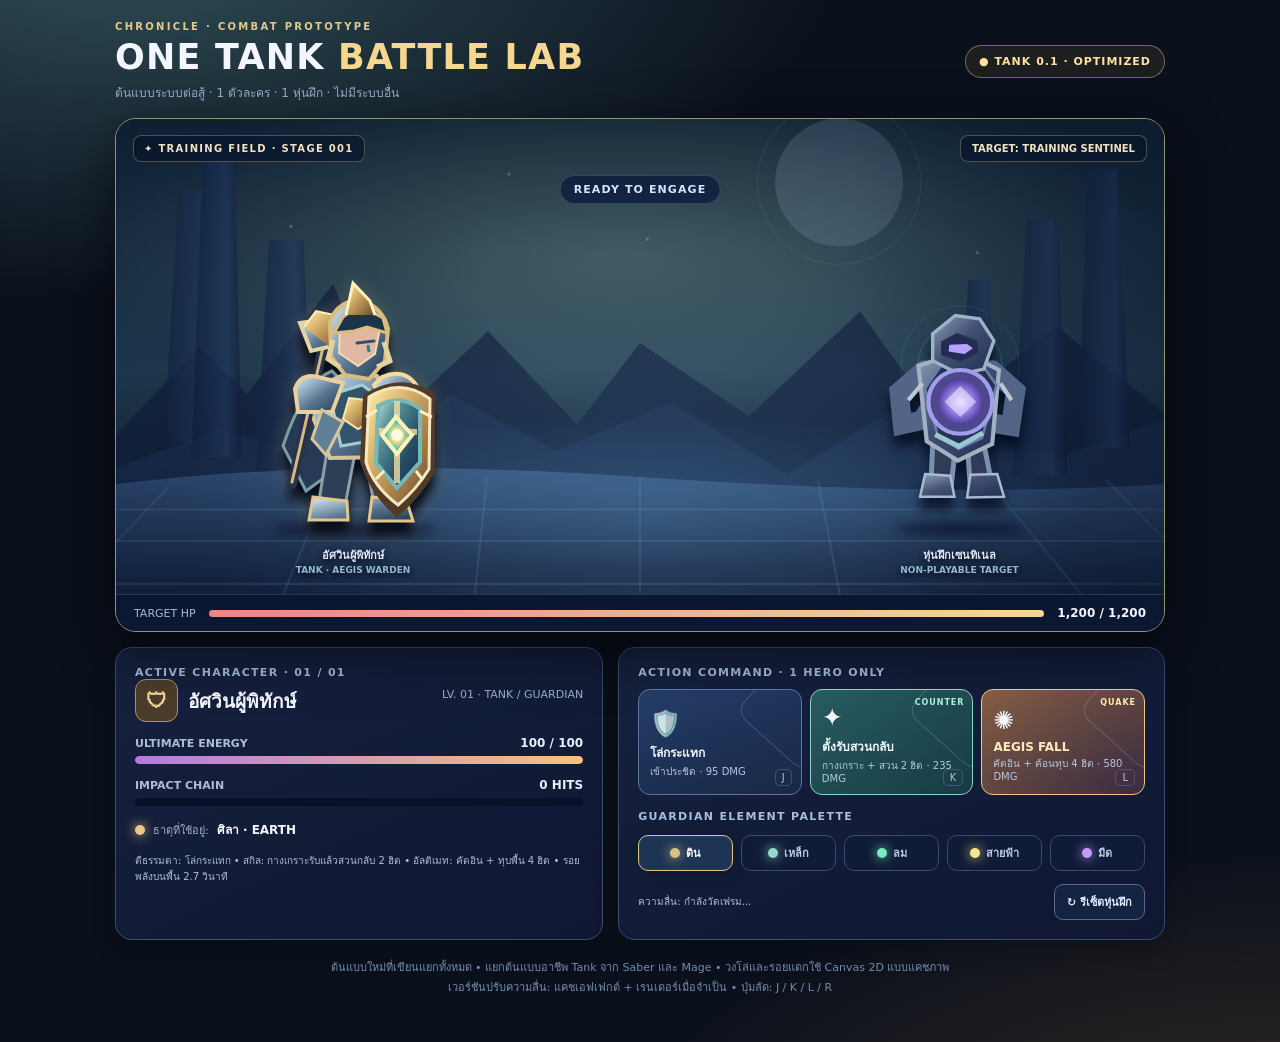
<file: characters/tank/lab.html>
<!doctype html>
<html lang="th">
<head>
<meta charset="utf-8">
<meta name="viewport" content="width=device-width, initial-scale=1, viewport-fit=cover">
<meta name="theme-color" content="#090b1c">
<title>AdvengerSAGA | TANK Battle</title>
<style>
:root{color-scheme:dark;--bg:#090b1c;--panel:#141b36;--text:#f4f6ff;--muted:#9daecc;--line:#33436d;--accent:#6ed7ff;--element:#6bc6ff}
*{box-sizing:border-box}html{background:var(--bg)}body{margin:0;min-height:100vh;color:var(--text);font-family:system-ui,"Noto Sans Thai","Tahoma",sans-serif;background:radial-gradient(ellipse 75% 45% at 18% -8%,#253f74 0,transparent 75%),radial-gradient(ellipse 80% 55% at 100% 120%,#172448 0,transparent 70%),#090b1c}
button{font:inherit;cursor:pointer}button:focus-visible{outline:3px solid #b4eaff;outline-offset:4px}button:disabled{opacity:.45;cursor:not-allowed}
.shell{max-width:1090px;padding:21px 20px 44px;margin:auto}.topline{display:flex;gap:16px;align-items:center;justify-content:space-between;margin-bottom:16px}.eyebrow{font-size:10px;font-weight:800;color:#7ca9e7;letter-spacing:.23em}.heading{font-size:clamp(23px,3vw,35px);font-weight:900;letter-spacing:.035em;line-height:1.24;margin:4px 0}.subline{font-size:12px;color:var(--muted)}.chip{font-size:11px;font-weight:800;letter-spacing:.09em;white-space:nowrap;color:#a3ffc7;border:1px solid #448d7699;background:#183a3d70;padding:9px 13px;border-radius:100px}
.stage-wrapper{position:relative;overflow:hidden;border:1px solid #5a729b;border-radius:21px;background:#0d1b3c;box-shadow:0 21px 55px #0008, inset 0 0 34px #90b2ff0b}
.arena{position:relative;height:clamp(335px,46vw,475px);min-height:335px;isolation:isolate;overflow:hidden;--ground:76%}
.arena:before{content:'';position:absolute;inset:0;z-index:0;background:radial-gradient(ellipse 72% 53% at 56% 30%,#4864a975,transparent 80%),linear-gradient(180deg,#0e1835 0%,#1e3058 50%,#172342 70%,#0b132a 100%)}
.backdrop{position:absolute;inset:0;width:100%;height:100%;z-index:0;opacity:.9;pointer-events:none}
.haze{position:absolute;inset:0;z-index:1;pointer-events:none;background:linear-gradient(90deg,#06132b30,transparent 35% 70%,#07122566),radial-gradient(ellipse at 51% 84%,#8ac6f026,transparent 57%)}
.ground-glow{position:absolute;z-index:1;left:1%;right:1%;bottom:4%;height:35%;pointer-events:none;background:radial-gradient(ellipse at center,#5098cb25,transparent 65%)}
.stagehead{position:absolute;z-index:15;top:16px;left:17px;right:17px;display:flex;justify-content:space-between;align-items:start;gap:12px;pointer-events:none}.stage-label{display:inline-flex;gap:7px;align-items:center;padding:7px 10px;border:1px solid #9ab4ee4f;background:#08142bab;border-radius:8px;font-size:10px;font-weight:850;letter-spacing:.13em;color:#e1edff;backdrop-filter:blur(7px)}.stage-pill{padding:7px 11px;border:1px solid #9ab4ee4f;background:#08142bab;border-radius:8px;font-size:10px;font-weight:700;color:#a8c9e7;white-space:nowrap}
.unit{position:absolute;z-index:5;bottom:14.5%;width:clamp(90px,16.3%,166px);height:clamp(155px,32vw,260px);will-change:transform;transform-origin:50% 84%;pointer-events:none}
#hero{left:16.8%;z-index:8}#target{left:72.5%;z-index:6;width:clamp(90px,15.5%,151px)}.unit .body-art{width:100%;height:100%;display:block;transform-origin:50% 85%;animation:breath 3.1s ease-in-out infinite;filter:drop-shadow(0 12px 6px #03091dc0)}#target .body-art{animation-duration:3.85s}.unit .character-shadow{position:absolute;bottom:-3%;left:8%;width:85%;height:10px;border-radius:50%;background:#01081fd0;filter:blur(6px)}.unit-label{position:absolute;bottom:-19%;width:145%;left:-22.5%;text-align:center;color:#e0e7fa;font-size:11px;text-shadow:0 2px 7px black;font-weight:800}.unit-label small{display:block;color:#91b9d4;font-size:9px;font-weight:600;margin-top:1px}
#target.hit .body-art{filter:drop-shadow(0 0 16px #ffffff8c)}.reticle{position:absolute;top:38%;left:50%;width:85px;height:85px;border:1px solid #76d2f766;border-radius:50%;transform:translate(-50%,-50%);opacity:.55;pointer-events:none;z-index:-1}.reticle:before,.reticle:after{content:'';position:absolute;inset:14px;border:1px dashed #92d9f766;border-radius:50%}.reticle:after{inset:-18px;border-style:solid;border-color:#8ae0ff30}
#fx{position:absolute;inset:0;z-index:12;width:100%;height:100%;pointer-events:none}
#status-bubble{position:absolute;z-index:20;top:56px;left:50%;transform:translateX(-50%);font-size:11px;font-weight:800;letter-spacing:.1em;white-space:nowrap;color:#cde8ff;border:1px solid #597ca76b;border-radius:30px;background:#0b193bbf;padding:7px 13px;transition:color .2s,box-shadow .2s;pointer-events:none}#status-bubble.active{color:#fff;box-shadow:0 0 20px var(--element)}
.arena-bottom{display:flex;align-items:center;justify-content:space-between;padding:11px 18px;gap:13px;background:#0c1730e3;border-top:1px solid #627da751}.arena-bottom .legend{font-size:11px;color:#a7bbd8;white-space:nowrap}.arena-bottom .meter{height:7px;width:min(46vw,270px);background:#26334d;border-radius:50px;overflow:hidden;flex:1}.arena-bottom .meter i{display:block;width:100%;height:100%;background:linear-gradient(90deg,#e68784,#f6d69b);transition:width .32s}.arena-bottom b{font-size:12px;font-variant-numeric:tabular-nums;white-space:nowrap}
.dashboard{display:grid;grid-template-columns:minmax(0,1fr) minmax(0,1.12fr);gap:15px;margin-top:15px}.panel{border:1px solid #384d77;background:linear-gradient(155deg,#172341e9,#0f1732);border-radius:17px;padding:18px 19px 19px;box-shadow:0 12px 25px #0003}.panel h2{font-size:16px;margin:0 0 12px}.minor{font-size:11px;letter-spacing:.12em;color:#a7bfdc;font-weight:800}.name{display:flex;gap:10px;align-items:center;font-size:19px;font-weight:900}.name .diamond{display:grid;place-items:center;color:#89d4ff;background:#174665;border:1px solid #4995ce8c;border-radius:11px;width:43px;height:43px;font-size:21px}.small{font-size:11px;color:var(--muted)}.char-detail{display:flex;justify-content:space-between;align-items:center;gap:10px}.stat{margin-top:14px}.stat-head{display:flex;justify-content:space-between;align-items:center;gap:10px;color:#adbdd7;font-size:11px;font-weight:700}.stat-head b{color:#e9efff;font-size:12px;font-variant-numeric:tabular-nums}.track{height:8px;border-radius:50px;background:#071127;margin-top:6px;overflow:hidden}.track i{display:block;height:100%;width:100%;background:linear-gradient(90deg,#377cbc,#77d8ff);border-radius:50px;transition:width .35s}.track.energy i{background:linear-gradient(90deg,#b57be2,#f7c17d)}.element-line{display:flex;gap:8px;align-items:center;flex-wrap:wrap;margin-top:14px}.color-dot{width:10px;height:10px;border-radius:50%;background:var(--element);box-shadow:0 0 12px var(--element)}
.controls{display:grid;grid-template-columns:repeat(3,1fr);gap:8px;margin-top:10px}.move{position:relative;min-height:96px;border:1px solid #5875a6;border-radius:12px;text-align:left;padding:13px 11px 10px;color:#f3f7ff;background:linear-gradient(160deg,#233c67,#192846);transition:transform .15s,filter .15s;overflow:hidden}.move:hover:not(:disabled){filter:brightness(1.15)}.move:active:not(:disabled){transform:scale(.97)}.move:before{content:'';position:absolute;width:90px;height:90px;right:-45px;top:-28px;border:1px solid #abd9ff33;transform:rotate(42deg);border-radius:14px}.move.skill{background:linear-gradient(160deg,#284b6c,#1d334e);border-color:#4c9bb7}.move.ultimate{background:linear-gradient(160deg,#65446c,#352855);border-color:#b88bd3}.move .move-icon{display:block;font-size:23px;margin-bottom:5px}.move strong{font-size:12px;display:block}.move small{display:block;color:#b4c8e2;font-size:10px;margin-top:2px}.move .key{position:absolute;right:9px;bottom:8px;color:#a9c5e5;font-size:10px;border:1px solid #6e8bad69;padding:2px 6px;border-radius:5px}
.elements{display:flex;flex-wrap:wrap;gap:8px;margin-top:12px}.element-button{display:inline-flex;align-items:center;gap:6px;flex:1 1 64px;justify-content:center;color:#bccce7;background:#101b37;border:1px solid #384a72;border-radius:10px;padding:8px 10px;font-size:11px;font-weight:750}.element-button i{display:block;width:10px;height:10px;border-radius:50%;background:var(--swatch);box-shadow:0 0 12px var(--swatch)}.element-button.selected{background:#1d3454;color:#fff;border-color:var(--swatch);box-shadow:inset 0 0 0 1px #ffffff0c,0 0 15px #0004}.bottom-actions{display:flex;justify-content:space-between;align-items:center;gap:12px;margin-top:13px}.reset{border:1px solid #526a99;background:#152342;color:#e0eaff;border-radius:9px;padding:8px 12px;font-size:11px;font-weight:750}.hint{color:#aabdda;font-size:10px;line-height:1.6}.footnote{margin:18px 5px 0;color:#738bad;font-size:11px;line-height:1.8;text-align:center}
@keyframes breath{0%,100%{transform:translateY(0) rotate(-.5deg)}50%{transform:translateY(-5px) rotate(.5deg)}}
@media(max-width:720px){.shell{padding:13px 10px 30px}.topline{margin-bottom:12px}.chip{font-size:9px;padding:7px 10px}.stage-wrapper{border-radius:14px}.dashboard{grid-template-columns:1fr;gap:10px;margin-top:10px}.panel{padding:15px}.unit{bottom:19%;height:clamp(147px,29vw,210px);width:clamp(88px,18%,130px)}#hero{left:12%}#target{left:72%;width:clamp(85px,17%,135px)}.unit-label{font-size:10px}.arena{height:390px}.stagehead{top:11px;left:11px;right:11px}.stage-pill{font-size:9px}.stage-label{font-size:9px}.arena-bottom{padding:10px 12px}.arena-bottom .legend{font-size:10px}}
@media(max-width:720px){
 .dashboard{display:flex;flex-direction:column}
 .dashboard .panel:nth-child(2){order:-1}
 .topline{align-items:flex-start}
 .heading{font-size:clamp(20px,6vw,27px);letter-spacing:0}
 .arena{height:325px;min-height:325px}
 .unit{bottom:19%;height:clamp(143px,31vw,193px)}
 .panel h2{margin-bottom:7px}
 .controls{margin-top:7px}
 .move{min-height:84px;padding:8px 10px 8px}
 .move .move-icon{font-size:19px;margin-bottom:2px}
 .elements{margin-top:7px}
 .element-button{padding:7px 8px}
 .bottom-actions{margin-top:9px}
}
@media(max-width:390px){.arena{height:310px;min-height:310px}.controls .move{padding:9px 8px;min-height:88px}.move strong{font-size:11px}.move .key{display:none}.stage-pill{max-width:150px;overflow:hidden;text-overflow:ellipsis}#status-bubble{top:55px;font-size:10px}}
@media(prefers-reduced-motion:reduce){.body-art{animation:none!important}*{scroll-behavior:auto!important}}
/* v0.2 — three distinct action signatures */
.arena.in-action .unit-label{opacity:0!important;transition:opacity .12s}
.arena.cutin-active #status-bubble{opacity:0}
.arena.in-action .stagehead{opacity:.6;transition:opacity .12s}

.move.basic{border-color:#70bbf4;background:linear-gradient(145deg,#244877,#162a4d)}
.move.skill{border-color:#62d8c8;background:linear-gradient(145deg,#215863,#153644)}
.move.ultimate{border-color:#e5b57a;background:linear-gradient(145deg,#764d5e,#34234e);box-shadow:inset 0 0 17px #e2ac6a0e}
.move .move-icon{font-size:25px}
.move.basic:after,.move.skill:after,.move.ultimate:after{content:'BASIC';position:absolute;right:8px;top:8px;color:#a5d8ff;font-size:8px;font-weight:900;letter-spacing:.12em}
.move.skill:after{content:'3 HIT';color:#8af6dc}
.move.ultimate:after{content:'FINISHER';color:#ffe19f}
.arena.skill-active:before{filter:saturate(1.14);transition:filter .25s}
.arena.ultimate-active:before{filter:saturate(1.35) brightness(.8);transition:filter .3s}
#hero.charging .body-art{animation:chargePose .33s ease-in-out infinite alternate;filter:drop-shadow(0 0 17px var(--element))}
@keyframes chargePose{from{transform:translateY(4px) scale(.96) rotate(-3deg)}to{transform:translateY(-5px) scale(1.04) rotate(1deg)}}
.attack-tag{position:absolute;left:15px;bottom:17px;z-index:18;max-width:60%;min-width:150px;padding:9px 13px;border-radius:10px;border:1px solid #b2e1ff72;background:linear-gradient(100deg,#06182bf0,#1c3158dd);box-shadow:0 7px 20px #0108178a;pointer-events:none;opacity:0;transform:translateY(18px);transition:opacity .15s,transform .18s}
.attack-tag.show{opacity:1;transform:translateY(0)}
.attack-tag span{font-size:9px;font-weight:900;color:#81c9ff;letter-spacing:.18em;display:block}
.attack-tag strong{display:block;font-size:clamp(16px,2.4vw,23px);line-height:1.2;margin-top:2px;letter-spacing:.055em}
.attack-tag small{font-size:10px;color:#c4d8ef;display:block;margin-top:3px}
.attack-tag.skill{border-color:#6bf0d08a;background:linear-gradient(100deg,#082c34ef,#16425be0)}
.attack-tag.skill span{color:#95f9d7}
.attack-tag.ultimate{border-color:#ffc87fba;background:linear-gradient(100deg,#39233de9,#382444dc)}
.attack-tag.ultimate span{color:#ffe2a4}
.cinema{position:absolute;inset:0;z-index:17;overflow:hidden;pointer-events:none;visibility:hidden;opacity:0;transition:opacity .17s}
.cinema.show{visibility:visible;opacity:1}
.cinema-shade{position:absolute;inset:0;background:linear-gradient(100deg,#070b1ee8 10%,#0b1336e8 65%,#070c25e0 100%);border-top:17px solid #020616;border-bottom:17px solid #020616}
.cinema-panel{position:absolute;left:-4%;top:0;width:60%;height:100%;clip-path:polygon(0 0,92% 0,70% 100%,0 100%);border-right:3px solid #ffe4aa;background:radial-gradient(ellipse at 47% 42%,#607ca785,transparent 70%),linear-gradient(115deg,#1d375e,#0d1227);transform:translateX(-120%)}
.cinema.show .cinema-panel{animation:cutinEnter .64s cubic-bezier(.13,.72,.25,1) forwards}
.cutin-portrait{position:absolute;left:6%;bottom:-27%;width:89%;height:115%;display:flex;align-items:center;justify-content:center;transform:scale(1.5) rotate(-7deg);filter:drop-shadow(0 0 18px var(--element))}
.cutin-portrait svg{height:100%;width:100%}
.cinema-copy{position:absolute;right:6%;top:28%;width:42%;display:flex;flex-direction:column;align-items:flex-start;text-shadow:0 3px 12px #000;transform:translateX(65px);opacity:0}
.cinema.show .cinema-copy{animation:cutinText .62s .12s cubic-bezier(.13,.72,.25,1) both}
.cinema-copy small{font-size:clamp(9px,1.8vw,13px);font-weight:900;color:#ffe4ad;letter-spacing:.12em}
.cinema-copy strong{font-size:clamp(32px,8vw,76px);font-weight:1000;color:#fff;line-height:.94;letter-spacing:-.04em;margin:12px 0;text-transform:uppercase}
.cinema-copy span{font-size:clamp(9px,2vw,14px);color:#c1dfff;letter-spacing:.12em;font-weight:800}
.cinema-beam{position:absolute;top:72%;left:-5%;height:2px;width:110%;background:linear-gradient(90deg,transparent,var(--element),#fff,var(--element),transparent);transform:rotate(-11deg);box-shadow:0 0 16px var(--element);opacity:0}
.cinema.show .cinema-beam{animation:cutinBeam .7s .1s ease-out both}
@keyframes cutinEnter{from{transform:translateX(-120%)}to{transform:translateX(0)}}
@keyframes cutinText{from{transform:translateX(65px);opacity:0}to{transform:translateX(0);opacity:1}}
@keyframes cutinBeam{0%{opacity:0;transform:rotate(-11deg) scaleX(.2)}35%{opacity:1}100%{opacity:.28;transform:rotate(-11deg) scaleX(1)}}
@media(max-width:720px){.attack-tag{left:9px;bottom:12px;max-width:58%;padding:7px 10px;min-width:135px}.attack-tag strong{font-size:14px}.attack-tag small{font-size:9px}.cinema-shade{border-top-width:13px;border-bottom-width:13px}.cinema-copy strong{font-size:clamp(28px,8vw,50px)}.cinema-copy small,.cinema-copy span{font-size:9px}}
@media(prefers-reduced-motion:reduce){#hero.charging .body-art{animation:none}.cinema.show .cinema-panel,.cinema.show .cinema-copy,.cinema.show .cinema-beam{animation:none;transform:none;opacity:1}}

/* TANK visual signature — golden shield impact, defensive stance and seismic shock */
:root{--bg:#080e18;--panel:#18253c;--accent:#e7cb8a;--element:#dbc083}
body{background:radial-gradient(ellipse 75% 48% at 10% -7%,#315058 0,transparent 75%),radial-gradient(ellipse 80% 55% at 100% 120%,#403226 0,transparent 70%),#0a101c}
.stage-wrapper{border-color:#8f947d;box-shadow:0 18px 55px #0009,inset 0 0 32px #eccc7510}
.arena:before{background:radial-gradient(ellipse 66% 45% at 48% 29%,#627d7685,transparent 80%),linear-gradient(180deg,#102234,#233e53 53%,#182a38 74%,#0c1928)}
.eyebrow{color:#e4c98d}.chip{color:#ffe2a1;border-color:#b3a36f99;background:#3b33256a}
.name .diamond{color:#f7d99a;background:#4c3d2b;border-color:#ab9464}
.stage-label,.stage-pill{border-color:#caba8659;color:#f1e2bd}
#hero{left:13.5%;width:clamp(106px,20%,192px)}#target{left:73.3%}
#hero .body-art{filter:drop-shadow(0 13px 6px #050d1a) drop-shadow(0 0 8px #ffdb8533)}
#hero.guarding .shield-art{filter:drop-shadow(0 0 10px var(--element))}
#hero.guarding .body-art{animation:shieldPose .30s ease-in-out infinite alternate!important}
#hero.charging .body-art{animation:shieldCharge .32s ease-in-out infinite alternate!important;filter:drop-shadow(0 0 15px var(--element))}
@keyframes shieldPose{from{transform:translateY(3px) rotate(-3deg) scale(.98)}to{transform:translateY(-1px) rotate(-1deg) scale(1.02)}}
@keyframes shieldCharge{from{transform:translateY(7px) scale(.97) rotate(-2deg)}to{transform:translateY(-4px) scale(1.03) rotate(2deg)}}
.move.basic{border-color:#d7bd7b;background:linear-gradient(145deg,#605236,#282a36)}
.move.skill{border-color:#8dd4c9;background:linear-gradient(145deg,#275c60,#183a45)}
.move.ultimate{border-color:#f1c680;background:linear-gradient(145deg,#845d43,#382a40)}
.move.basic:after{content:'SHIELD';color:#f8dca1}.move.skill:after{content:'COUNTER';color:#adf2dd}.move.ultimate:after{content:'QUAKE';color:#ffebac}
.move.ultimate strong,.attack-tag.ultimate strong{color:#ffebba}
.cinema-panel{background:radial-gradient(ellipse at 47% 42%,#92a88b85,transparent 70%),linear-gradient(115deg,#51644c,#182537)}
.cinema-shade{background:linear-gradient(100deg,#07101aec 10%,#1a2830e8 65%,#100d1de6 100%)}
.cinema-copy strong{color:#fff4cb}
.attack-tag.skill{background:linear-gradient(100deg,#143c3de9,#183e4ce0)}
.attack-tag.ultimate{background:linear-gradient(100deg,#4d372cea,#3f2f40dc)}
@media(max-width:720px){#hero{left:9%;width:clamp(99px,23%,145px)}#target{left:73%;width:clamp(88px,18%,130px)}}
@media(max-width:390px){#hero{left:6.6%;width:clamp(96px,24%,133px)}#target{left:73%}}


/* AdvengerSAGA shell mode. The approved effect and character animations are untouched. */
body.embedded{overflow:hidden!important;min-height:0!important;background:transparent!important}
body.embedded .shell{padding:0!important;margin:0!important;max-width:none!important;width:100%!important}
body.embedded .topline,body.embedded .dashboard,body.embedded .footnote{display:none!important}
body.embedded .stage-wrapper{border:0!important;border-radius:0!important;box-shadow:none!important;margin:0!important;background:transparent!important}
body.embedded .arena{height:420px!important;min-height:0!important;border:0!important;border-radius:0!important}
body.embedded .arena-bottom{height:45px;min-height:45px;margin:0;padding:8px 13px}
body.embedded .stagehead{top:12px}
body.embedded #status-bubble{top:54px}
@media(max-width:580px){
 body.embedded .arena{height:300px!important;min-height:0!important}
 body.embedded .stagehead{top:9px;left:9px;right:9px}
 body.embedded .stage-label,body.embedded .stage-pill{font-size:8px!important;padding:5px 6px!important}
 body.embedded .arena-bottom{padding:7px 10px}
 body.embedded .unit-label{font-size:9px}
}
</style>
</head>
<body>
<div class="shell">
 <header class="topline">
  <div><div class="eyebrow">CHRONICLE · COMBAT PROTOTYPE</div><h1 class="heading">ONE TANK <span style="color:#f5d78f">BATTLE LAB</span></h1><div class="subline">ต้นแบบระบบต่อสู้ · 1 ตัวละคร · 1 หุ่นฝึก · ไม่มีระบบอื่น</div></div>
  <span class="chip">● TANK 0.1 · OPTIMIZED</span>
 </header>
 <main>
  <section class="stage-wrapper" aria-label="สนามทดสอบต่อสู้">
   <div id="arena" class="arena">
    <svg class="backdrop" viewBox="0 0 1000 500" preserveAspectRatio="xMidYMid slice" aria-hidden="true">
     <defs><linearGradient id="ground" x1="0" y1="0" x2="0" y2="1"><stop stop-color="#35537d"/><stop offset="1" stop-color="#0c1731"/></linearGradient><linearGradient id="spire" x1="0" y1="0" x2="1" y2="0"><stop stop-color="#111f3e"/><stop offset=".7" stop-color="#243c65"/><stop offset="1" stop-color="#111b38"/></linearGradient></defs>
     <circle cx="690" cy="84" r="61" fill="#c1deff" opacity=".15"/><circle cx="690" cy="84" r="78" fill="none" stroke="#84b9f6" opacity=".12"/>
     <path d="M0 325 L80 240 L125 286 L207 181 L265 310 L355 226 L440 315 L500 237 L604 307 L710 207 L785 311 L897 221 L1000 304 L1000 500 L0 500Z" fill="#111e3c" opacity=".77"/>
     <path d="M0 356 L100 320 L230 357 L320 286 L420 340 L530 294 L640 362 L745 299 L900 346 L1000 310 L1000 500 L0 500Z" fill="#1c3053" opacity=".7"/>
     <g opacity=".7" fill="url(#spire)"><path d="M60 92h29l10 240H45z"/><path d="M83 56h30l7 290H72z"/><path d="M146 139h33l9 229h-55z"/><path d="M869 119h30l9 245h-53z"/><path d="M927 71h28l13 266h-50z"/><path d="M813 177h20l9 210h-39z"/></g>
     <path d="M0 372 Q210 345 500 365 T1000 372L1000 500H0Z" fill="url(#ground)"/>
     <g fill="none" stroke="#7caad2" stroke-opacity=".17" stroke-width="2"><path d="M0 396H1000M0 426H1000M0 467H1000"/><path d="M50 375L-70 500M205 367L150 500M354 365L340 500M500 366L500 500M670 369L695 500M834 371L940 500M945 368L1050 475"/></g>
     <g fill="#d3e8ff" opacity=".28"><circle cx="167" cy="126" r="1.7"/><circle cx="375" cy="76" r="1.4"/><circle cx="822" cy="151" r="1.7"/><circle cx="507" cy="138" r="1.4"/><circle cx="940" cy="50" r="2"/><circle cx="231" cy="231" r="1.1"/></g>
    </svg>
    <div class="haze"></div><div class="ground-glow"></div>
    <div class="stagehead"><span class="stage-label">✦ TRAINING FIELD · STAGE 001</span><span class="stage-pill">TARGET: TRAINING SENTINEL</span></div>
    <div id="status-bubble">READY TO ENGAGE</div>
    <div id="attack-tag" class="attack-tag" aria-live="polite"><span id="attack-type"></span><strong id="attack-title"></strong><small id="attack-detail"></small></div>
    <div id="cinema" class="cinema" aria-hidden="true"><div class="cinema-shade"></div><div class="cinema-panel"><div id="cutin-portrait" class="cutin-portrait"></div></div><div class="cinema-copy"><small>FORTRESS RELEASE · ULTIMATE</small><strong>AEGIS<br>FALL</strong><span>JUDGEMENT OF THE COLOSSUS</span></div><i class="cinema-beam"></i></div>
    <div class="unit" id="hero">
     <div class="character-shadow"></div>
     <svg class="body-art" viewBox="0 0 180 260" xmlns="http://www.w3.org/2000/svg" role="img" aria-label="นักรบแท็งค์ชุดเกราะเหล็กสีเงินทองถือโล่ใหญ่และค้อนศึก">
      <defs>
       <linearGradient id="tanksteel" x1="0" y1="0" x2="1" y2="1"><stop stop-color="#e5edf0"/><stop offset=".24" stop-color="#a2bbce"/><stop offset=".55" stop-color="#59758f"/><stop offset="1" stop-color="#213951"/></linearGradient>
       <linearGradient id="tankgold" x1="0" y1="0" x2="1" y2="1"><stop stop-color="#fff3ae"/><stop offset=".33" stop-color="#dcb66f"/><stop offset=".74" stop-color="#997343"/><stop offset="1" stop-color="#5d4a32"/></linearGradient>
       <linearGradient id="tankshield" x1="0" y1="0" x2="1" y2="1"><stop stop-color="#c5e2d7"/><stop offset=".25" stop-color="#5b989c"/><stop offset=".65" stop-color="#274e66"/><stop offset="1" stop-color="#132e4a"/></linearGradient>
       <radialGradient id="tankcore"><stop stop-color="#fff9d8"/><stop offset=".32" stop-color="#ffdb86"/><stop offset=".7" stop-color="#65c4b5"/><stop offset="1" stop-color="#184e63"/></radialGradient>
      </defs>
      <!-- heavy cape, under-armor and boots -->
      <path d="M69 105Q42 115 20 180L43 225L62 211L79 222L105 142Z" fill="#263a55" stroke="#7a9e9f" stroke-width="3"/>
      <path d="M67 167L55 241L81 245L93 182Z M98 171L112 242L143 241L126 166Z" fill="#2b4056" stroke="#8e9ea8" stroke-width="3"/>
      <path d="M50 231L84 235L85 254L46 254Z M109 231L143 233L150 255L106 255Z" fill="url(#tanksteel)" stroke="#e1c68e" stroke-width="3"/>
      <path d="M58 123Q79 101 114 110L138 158L125 191L67 192L49 149Z" fill="url(#tanksteel)" stroke="#d7c49a" stroke-width="4"/>
      <path d="M67 129L99 119L123 136L113 174L78 180Z" fill="#31546b" stroke="#a1cfd0" stroke-width="3"/>
      <path d="M86 132L103 134L110 154L95 163L80 153Z" fill="url(#tankgold)" stroke="#f9e6ac" stroke-width="2"/>
      <!-- hammer behind shoulder -->
      <path d="M29 218L61 77" stroke="#2a324a" stroke-width="10" stroke-linecap="round"/>
      <path d="M29 216L61 77" stroke="#d2bb83" stroke-width="3" stroke-linecap="round"/>
      <path d="M37 57L71 52L82 77L48 85Z" fill="url(#tanksteel)" stroke="#e5d4a4" stroke-width="4"/>
      <path d="M41 61L53 45L81 51L82 75L68 82" fill="url(#tankgold)" stroke="#fff1bc" stroke-width="2"/>
      <!-- shoulder pauldrons and forearm -->
      <path d="M59 112Q38 105 32 123L35 146L69 146L80 117Z" fill="url(#tanksteel)" stroke="#e8d19d" stroke-width="4"/>
      <path d="M119 111Q143 101 155 122L151 144L125 148L111 119Z" fill="url(#tanksteel)" stroke="#f5d99f" stroke-width="4"/>
      <path d="M59 144L49 173L63 189L80 156Z" fill="#607e95" stroke="#d5c59c" stroke-width="3"/>
      <!-- armored helmet: anime face window -->
      <path d="M78 84L83 108L105 112L111 87" fill="#c59b80"/>
      <path d="M67 56Q74 35 97 34Q120 41 125 63L122 95L106 113L82 109L68 91Z" fill="url(#tanksteel)" stroke="#d9bc7f" stroke-width="4"/>
      <path d="M77 62L117 62L112 88L95 100L76 87Z" fill="#e2b7a4" stroke="#f1dbb5" stroke-width="2"/>
      <path d="M94 77L111 75" stroke="#34536b" stroke-width="3" stroke-linecap="round"/>
      <path d="M105 79L106 86" stroke="#24877e" stroke-width="3"/>
      <path d="M80 51L96 39L120 52L124 67L104 61L91 65L71 67Z" fill="#1b344b" stroke="#d9bd7c" stroke-width="3"/>
      <path d="M83 49L90 17L107 35L112 49" fill="url(#tankgold)" stroke="#fff2b6" stroke-width="3"/>
      <path d="M70 74L65 93L77 101 M121 76L127 95L114 101" stroke="#e5d19e" stroke-width="5" fill="none"/>
      <!-- monumental right-side kite shield. Face the enemy. -->
      <g class="shield-art">
       <path d="M104 131Q139 110 168 130L168 205Q154 229 134 246Q111 226 101 195Z" fill="#0b243a" stroke="#513b28" stroke-width="8"/>
       <path d="M106 131Q138 111 167 133L166 203Q153 224 135 239Q110 220 103 196Z" fill="url(#tankgold)" stroke="#f5e6bd" stroke-width="3"/>
       <path d="M115 140Q137 127 157 143L157 196L134 222L113 197Z" fill="url(#tankshield)" stroke="#75b8b7" stroke-width="4"/>
       <path d="M134 135L134 217M116 165L154 166" stroke="#f7dda0" stroke-width="6" opacity=".8"/>
       <path d="M133 151L149 169L134 188L119 169Z" fill="url(#tankcore)" stroke="#fff4b5" stroke-width="4"/>
       <circle cx="134" cy="169" r="6" fill="#fffadd" opacity=".95"/>
       <path d="M114 144L103 151M157 145L169 151M121 205L113 213M153 205L159 213" stroke="#fff2bd" stroke-width="3"/>
      </g>
     </svg>
     <div class="unit-label">อัศวินผู้พิทักษ์<small>TANK · AEGIS WARDEN</small></div>
    </div>
    <div class="unit" id="target">
     <div class="character-shadow"></div><div class="reticle"></div>
     <svg class="body-art" viewBox="0 0 180 260" xmlns="http://www.w3.org/2000/svg" role="img" aria-label="หุ่นทดสอบเหล็กที่มีแกนพลังสีม่วง">
      <defs><linearGradient id="metal" x1="0" y1="0" x2="1" y2="1"><stop stop-color="#8e9fb8"/><stop offset=".45" stop-color="#414f72"/><stop offset="1" stop-color="#1e2d51"/></linearGradient><radialGradient id="core"><stop stop-color="#ecedff"/><stop offset=".3" stop-color="#b9a5ff"/><stop offset="1" stop-color="#5740a9"/></radialGradient></defs>
      <path d="M58 187L56 236L80 239L86 182 M99 183L103 239L129 237L119 187" fill="#303b58" stroke="#7990af" stroke-width="6" stroke-linejoin="round"/>
      <path d="M49 223L79 225L84 250L43 250Z M103 224L135 223L143 250L99 251Z" fill="url(#metal)" stroke="#a8bad1" stroke-width="3"/>
      <path d="M48 99L18 125L22 164L45 159L64 130 M129 99L157 124L151 166L127 162L113 130" fill="none" stroke="#526586" stroke-width="23" stroke-linecap="round"/>
      <path d="M41 94L94 77L137 99L129 187L88 207L51 184Z" fill="url(#metal)" stroke="#a2b1c2" stroke-width="5"/>
      <path d="M72 88L113 87L134 117L117 180L89 193L64 177L49 121Z" fill="#243353" stroke="#697eaa" stroke-width="3"/>
      <path d="M58 56L85 34L114 38L131 64L119 98L90 104L58 88Z" fill="url(#metal)" stroke="#9cb2c7" stroke-width="4"/>
      <path d="M68 65L87 55L111 64L113 78L91 89L68 81Z" fill="#222d51"/><path d="M78 69L99 68L106 73L96 80L77 77Z" fill="#b7a2ff"/>
      <circle cx="91" cy="137" r="38" fill="#4b498c" stroke="#a69dea" stroke-width="5"/><circle cx="91" cy="137" r="26" fill="url(#core)"/><path d="M91 118L110 137L91 155L72 137Z" fill="#e8e1ff" opacity=".6"/>
      <path d="M61 176L89 190L118 174" fill="none" stroke="#9dc5d2" stroke-width="6"/>
      <path d="M46 115L29 135M139 115L152 135" stroke="#c0c5d1" stroke-width="5"/>
     </svg>
     <div class="unit-label">หุ่นฝึกเซนทิเนล<small>NON-PLAYABLE TARGET</small></div>
    </div>
    <canvas id="fx" aria-hidden="true"></canvas>
   </div>
   <div class="arena-bottom"><span class="legend">TARGET HP</span><div class="meter"><i id="enemyBar"></i></div><b id="enemyHP">1,200 / 1,200</b></div>
  </section>
  <div class="dashboard">
   <section class="panel">
    <div class="char-detail"><div><div class="minor">ACTIVE CHARACTER · 01 / 01</div><div class="name"><span class="diamond">🛡</span> อัศวินผู้พิทักษ์</div></div><div class="small">LV. 01 · TANK / GUARDIAN</div></div>
    <div class="stat"><div class="stat-head"><span>ULTIMATE ENERGY</span><b id="energyValue">100 / 100</b></div><div class="track energy"><i id="energyBar"></i></div></div>
    <div class="stat"><div class="stat-head"><span>IMPACT CHAIN</span><b id="comboText">0 HITS</b></div><div class="track"><i id="comboBar" style="width:0%"></i></div></div>
    <div class="element-line"><span class="color-dot"></span><span class="small">ธาตุที่ใช้อยู่:</span><b id="elementLabel" style="font-size:12px">ศิลา · EARTH</b></div>
    <p class="hint" style="margin:14px 0 0">ตีธรรมดา: โล่กระแทก • สกิล: กางเกราะรับแล้วสวนกลับ 2 ฮิต • อัลติเมท: คัตอิน + ทุบพื้น 4 ฮิต • รอยพลังบนพื้น 2.7 วินาที</p>
   </section>
   <section class="panel">
    <div class="minor">ACTION COMMAND · 1 HERO ONLY</div>
    <div class="controls">
     <button class="move" id="basic" aria-label="โจมตีปกติ"><span class="move-icon">🛡️</span><strong>โล่กระแทก</strong><small>เข้าประชิด · 95 DMG</small><span class="key">J</span></button>
     <button class="move skill" id="skill" aria-label="สกิลต่อสู้"><span class="move-icon">✦</span><strong>ตั้งรับสวนกลับ</strong><small>กางเกราะ + สวน 2 ฮิต · 235 DMG</small><span class="key">K</span></button>
     <button class="move ultimate" id="ultimate" aria-label="ท่าไม้ตาย"><span class="move-icon">✺</span><strong>AEGIS FALL</strong><small>คัตอิน + ค้อนทุบ 4 ฮิต · 580 DMG</small><span class="key">L</span></button>
    </div>
    <div class="minor" style="margin-top:15px">GUARDIAN ELEMENT PALETTE</div>
    <div class="elements" id="elements">
     <button class="element-button selected" data-element="earth" style="--swatch:#dbc083"><i></i>ดิน</button>
     <button class="element-button" data-element="metal" style="--swatch:#93d9cf"><i></i>เหล็ก</button>
     <button class="element-button" data-element="wind" style="--swatch:#79e9be"><i></i>ลม</button>
     <button class="element-button" data-element="lightning" style="--swatch:#f9e58b"><i></i>สายฟ้า</button>
     <button class="element-button" data-element="void" style="--swatch:#c39bff"><i></i>มืด</button>
    </div>
    <div class="bottom-actions"><span class="hint" id="performance">ความลื่น: กำลังวัดเฟรม...</span><button class="reset" id="reset">↻ รีเซ็ตหุ่นฝึก</button></div>
   </section>
  </div>
  <p class="footnote">ต้นแบบใหม่ที่เขียนแยกทั้งหมด • แยกต้นแบบอาชีพ Tank จาก Saber และ Mage • วงโล่และรอยแตกใช้ Canvas 2D แบบแคชภาพ<br>เวอร์ชันปรับความลื่น: แคชเอฟเฟกต์ + เรนเดอร์เมื่อจำเป็น • ปุ่มลัด: J / K / L / R</p>
 </main>
</div>
<script>
(()=>{'use strict';
const $=s=>document.querySelector(s), arena=$('#arena'),stage=arena, hero=$('#hero'),dummy=$('#target'),canvas=$('#fx'),ctx=canvas.getContext('2d',{alpha:true});
const palette={
 earth:{name:'ศิลา · EARTH',color:'#e9c789',core:'#fff1bc',shadow:'#86643a',hue:42},
 metal:{name:'เหล็ก · STEEL',color:'#8de6db',core:'#edfffb',shadow:'#297c88',hue:177},
 wind:{name:'วายุ · WIND',color:'#79e9be',core:'#e0fff0',shadow:'#299f7d',hue:158},
 lightning:{name:'อัสนี · LIGHTNING',color:'#f9e58b',core:'#ffffff',shadow:'#c79f2e',hue:49},
 void:{name:'รัตติกาล · VOID',color:'#c39bff',core:'#f6eaff',shadow:'#6d44bd',hue:268}
};
let chosen='earth', energy=100,hp=1200,maxHP=1200,combo=0,busy=false,fxEnabled=true;
let particles=[],ripples=[],slashes=[],scars=[],floating=[],trail=[],motion=null,charge=null, lastNow=performance.now(),fpsAccum=0,fpsN=0,frame=0;
const REDUCED=window.matchMedia?.('(prefers-reduced-motion: reduce)').matches;
const clamp=(v,a,b)=>Math.min(b,Math.max(a,v));
const wait=ms=>new Promise(r=>setTimeout(r,ms));
const rnd=(a,b)=>a+Math.random()*(b-a);
const size={w:0,h:0,dpr:1};
function resize(){const r=arena.getBoundingClientRect();size.w=r.width;size.h=r.height;size.dpr=Math.min(window.devicePixelRatio||1,window.matchMedia('(max-width:720px)').matches?1.25:1.5);canvas.width=Math.round(r.width*size.dpr);canvas.height=Math.round(r.height*size.dpr);ctx.setTransform(size.dpr,0,0,size.dpr,0,0)}
if('ResizeObserver'in window)new ResizeObserver(resize).observe(arena);else window.addEventListener('resize',resize);resize();
function position(el){let a=el.getBoundingClientRect(),r=arena.getBoundingClientRect();return{x:a.left-r.left+a.width/2,y:a.top-r.top+a.height*.52,bottom:a.bottom-r.top,width:a.width,height:a.height}}
function paintUI(){
 $('#enemyHP').textContent=hp.toLocaleString('th-TH')+' / '+maxHP.toLocaleString('th-TH');$('#enemyBar').style.width=(hp/maxHP*100)+'%';
 $('#energyValue').textContent=energy+' / 100';$('#energyBar').style.width=energy+'%';
 $('#comboText').textContent=combo+' HITS';$('#comboBar').style.width=(Math.min(5,combo)/5*100)+'%';
 $('#ultimate').disabled=busy||energy<100;$('#basic').disabled=busy;$('#skill').disabled=busy;
}
function status(text,on=false){const a=$('#status-bubble');a.textContent=text;a.classList.toggle('active',on)}
function changeElement(key){if(busy||!palette[key])return;chosen=key;document.documentElement.style.setProperty('--element',palette[key].color);$('#elementLabel').textContent=palette[key].name;document.querySelectorAll('[data-element]').forEach(b=>b.classList.toggle('selected',b.dataset.element===key));}
function rgba(hex,a){const n=parseInt(hex.slice(1),16);return `rgba(${n>>16&255},${n>>8&255},${n&255},${clamp(a,0,1)})`}
// Render caches: each glow and each ground mark is rasterized ONCE into a tiny
// in-memory surface; no expensive blur/gradient allocation in the frame loop.
const PERF_FPS=window.matchMedia('(max-width:720px)').matches?30:50;
const PERF_INTERVAL=1000/PERF_FPS;
let rafQueued=false,lastPaint=0;
const glowCache=new Map(), scarCache=new Map();
function drawSurface(width,height){
 const c=typeof OffscreenCanvas==='function'?new OffscreenCanvas(width,height):document.createElement('canvas');
 c.width=width;c.height=height;return c;
}
function glowTexture(color){
 if(glowCache.has(color))return glowCache.get(color);
 const c=drawSurface(96,96),g=c.getContext('2d');
 const grad=g.createRadialGradient(48,48,1,48,48,47);
 grad.addColorStop(0,'#ffffff');grad.addColorStop(.18,color);grad.addColorStop(.48,rgba(color,.70));
 grad.addColorStop(1,rgba(color,0));g.fillStyle=grad;g.fillRect(0,0,96,96);
 glowCache.set(color,c);return c;
}
function glowStamp(x,y,r,color,alpha=1){
 const tex=glowTexture(color),sz=r*2;
 ctx.save();ctx.globalCompositeOperation='screen';ctx.globalAlpha=alpha;
 ctx.drawImage(tex,x-r,y-r,sz,sz);ctx.restore();
}
function groundTexture(element,kind){
 const key=element+':'+kind;if(scarCache.has(key))return scarCache.get(key);
 const c=drawSurface(220,220),g=c.getContext('2d'),p=palette[element];
 const r=kind==='ultimate'?74:kind==='skill'?51:31;
 g.translate(110,110);
 const grad=g.createRadialGradient(0,0,3,0,0,r*1.3);
 grad.addColorStop(0,rgba(p.shadow,.40));grad.addColorStop(.65,rgba(p.shadow,.15));grad.addColorStop(1,rgba(p.shadow,0));
 g.fillStyle=grad;g.beginPath();g.arc(0,0,r*1.4,0,Math.PI*2);g.fill();
 g.strokeStyle=rgba(p.color,.72);g.lineWidth=kind==='ultimate'?3.2:2;
 g.beginPath();g.ellipse(0,0,r,r*.48,0,0,Math.PI*2);g.stroke();
 g.shadowColor=p.color;g.shadowBlur=5;
 for(let i=0;i<(kind==='ultimate'?12:kind==='skill'?9:6);i++){
   const a=i*Math.PI*2/(kind==='ultimate'?12:kind==='skill'?9:6);
   const x=Math.cos(a),y=Math.sin(a)*.65;
   g.beginPath();g.moveTo(x*r*.42,y*r*.42);
   g.lineTo(x*r*.68-y*4,y*r*.68+x*4);g.lineTo(x*r*1.25,y*r*1.25);
   g.strokeStyle=rgba(i%3===0?p.core:p.color,.68);g.stroke();
 }
 g.shadowBlur=0;scarCache.set(key,c);return c;
}
function requestDraw(){
 if(rafQueued||document.hidden)return;
 rafQueued=true;requestAnimationFrame(tick);
}
document.addEventListener('visibilitychange',()=>{lastNow=performance.now();if(!document.hidden)requestDraw()});

function burst(x,y,n,kind,element=chosen){
 const p=palette[element],cap=kind==='ultimate'?85:kind==='skill'?42:18;
 for(let i=0;i<Math.min(n,cap)&&particles.length<135;i++){
  const a=rnd(0,Math.PI*2),speed=rnd(35,kind==='ultimate'?260:145),life=rnd(.25,.85);
  particles.push({x,y,vx:Math.cos(a)*speed,vy:Math.sin(a)*speed-rnd(18,72),
    t:0,life,r:rnd(.9,kind==='ultimate'?4:2.6),color:Math.random()<.35?p.core:p.color,
    grav:rnd(110,330),drag:rnd(.85,.97)});
 }
 requestDraw();
}
function afterMark(x,y,kind,element=chosen){scars.push({x,y,t:0,life:2.7,kind,element,seed:0});if(scars.length>10)scars.shift();requestDraw()}
function parry(element){
 const h=position(hero),p=palette[element],x=h.x+h.width*.36,y=h.y+3;
 ripples.push({x,y,t:0,life:.54,size:80,color:p.color,shape:'shield'});
 ripples.push({x,y,t:0,life:.39,size:41,color:p.core,shape:'shield'});
 burst(x,y,25,'skill',element);
 if(!REDUCED){
  hero.animate([{transform:'translateX(0) scale(1)'},{offset:.28,transform:'translateX(-8px) scale(.98)'},
    {offset:.58,transform:'translateX(2px) scale(1.025)'},{transform:'translateX(0) scale(1)'}],{duration:390,easing:'ease-out'});
  dummy.animate([{transform:'translateX(0)'},{offset:.37,transform:'translateX(-18px)'},
    {offset:.62,transform:'translateX(12px)'},{transform:'translateX(0)'}],{duration:510,easing:'ease-out'});
 }
 status('PARRY! · DAMAGE BLOCKED',true);requestDraw();
}
function impact(x,y,kind,element=chosen,{damage=95,finisher=true,energyGain=0,hit=1}={}){
 const p=palette[element],end=kind==='ultimate'&&finisher;
 burst(x,y,kind==='basic'?17:end?85:kind==='ultimate'?22:36,kind,element);
 ripples.push({x,y,t:0,life:end?.86:kind==='basic'?.4:.55,
   size:end?115:kind==='basic'?36:65,color:p.color,shape:end?'quake':'shield'});
 if(kind!=='basic'||end)ripples.push({x,y,t:0,life:end?.72:.4,
   size:end?80:37,color:p.core,shape:end?'quake':'shield'});
 slashes.push({x,y,t:0,life:end?.82:.32,size:end?105:kind==='skill'?53:28,
   color:end?p.core:p.color,kind:end?'ultimate':'shield',angle:0});
 if(end){for(let j=0;j<3;j++)slashes.push({x,y,t:-j*.075,life:.68,size:48+j*18,color:p.color,kind:'crack',angle:j*1.1})}
 if(finisher){const floor=position(dummy);afterMark(x,floor.bottom+1,kind,element)}
 hp=Math.max(0,hp-damage);energy=Math.min(100,energy+energyGain);combo++;paintUI();
 floating.push({x,y:y-18,damage,t:0,life:1.0,color:p.core,big:end});
 if(!REDUCED){
  dummy.animate([
    {transform:'translate3d(0,0,0) rotate(0deg)',filter:'brightness(1)'},
    {offset:.25,transform:`translate3d(${end?25:kind==='basic'?13:18}px,${end?-16:-5}px,0) rotate(${end?9:5}deg) scale(.97)`,filter:'brightness(2)'},
    {offset:.62,transform:'translate3d(-6px,2px,0) rotate(-3deg)',filter:'brightness(1.12)'},
    {transform:'translate3d(0,0,0)',filter:'brightness(1)'}],
    {duration:end?520:kind==='basic'?285:340,easing:'cubic-bezier(.17,.68,.26,1)'});
  const shake=end?10:kind==='skill'?3.5:2.1;
  arena.animate([{translate:'0 0'},{offset:.26,translate:shake+'px '+-shake*.5+'px'},
    {offset:.61,translate:-shake*.68+'px '+shake*.3+'px'},
    {translate:'0 0'}],{duration:end?380:200,easing:'ease-out'});
 }
 requestDraw();
}
function moveAnimation(kind,distance,duration){
 const px=n=>`translate3d(${(distance*n).toFixed(1)}px,0,0)`;
 const kf=kind==='basic'?[
  {offset:0,transform:`${px(0)} scale(1) rotate(0deg)`},
  {offset:.18,transform:`${px(-.08)} translateY(6px) scale(.96) rotate(-6deg)`},
  {offset:.41,transform:`${px(.27)} scale(1.03) rotate(-2deg)`},
  {offset:.64,transform:`${px(.97)} scale(1.12) rotate(5deg)`},
  {offset:.73,transform:`${px(.97)} scale(1.09) rotate(2deg)`},
  {offset:.92,transform:`${px(.11)} scale(.99) rotate(0deg)`},
  {offset:1,transform:`${px(0)} scale(1) rotate(0deg)`}
 ]:kind==='skill'?[
  {offset:0,transform:`${px(0)} scale(1) rotate(0deg)`},
  {offset:.16,transform:`${px(-.06)} translateY(5px) scale(.97) rotate(-7deg)`},
  {offset:.36,transform:`${px(.29)} scale(1.02) rotate(0deg)`},
  {offset:.52,transform:`${px(.92)} scale(1.1) rotate(7deg)`},
  {offset:.62,transform:`${px(.93)} translateY(-6px) scale(1.13) rotate(10deg)`},
  {offset:.7,transform:`${px(.73)} translateY(-13px) scale(1.07) rotate(-10deg)`},
  {offset:.78,transform:`${px(1.0)} translateY(3px) scale(1.18) rotate(12deg)`},
  {offset:.85,transform:`${px(.96)} scale(1.06) rotate(3deg)`},
  {offset:1,transform:`${px(0)} scale(1) rotate(0deg)`}
 ]:[
  {offset:0,transform:`${px(0)} scale(1) rotate(0deg)`},
  {offset:.12,transform:`${px(-.1)} translateY(12px) scale(.96) rotate(-8deg)`},
  {offset:.29,transform:`${px(.28)} translateY(-32px) scale(1.07) rotate(-12deg)`},
  {offset:.43,transform:`${px(.8)} translateY(-48px) scale(1.14) rotate(-16deg)`},
  {offset:.49,transform:`${px(.95)} translateY(-5px) scale(1.19) rotate(15deg)`},
  {offset:.56,transform:`${px(.92)} translateY(-25px) scale(1.09) rotate(-12deg)`},
  {offset:.64,transform:`${px(1.01)} scale(1.2) rotate(13deg)`},
  {offset:.7,transform:`${px(.85)} translateY(-45px) scale(1.17) rotate(-19deg)`},
  {offset:.77,transform:`${px(1.03)} scale(1.23) rotate(16deg)`},
  {offset:.83,transform:`${px(.81)} translateY(-58px) scale(1.18) rotate(-22deg)`},
  {offset:.88,transform:`${px(1.05)} translateY(4px) scale(1.35) rotate(22deg)`},
  {offset:.94,transform:`${px(.91)} scale(1.09) rotate(5deg)`},
  {offset:1,transform:`${px(0)} scale(1) rotate(0deg)`}
 ];
 return hero.animate(kf,{duration,easing:'linear',fill:'both'});
}
function actionTag(kind,title,detail){
 const tag=$('#attack-tag');tag.className='attack-tag '+kind;
 $('#attack-type').textContent=kind==='basic'?'01 / SHIELD BASH':kind==='skill'?'02 / COUNTERSTANCE':'03 / FORTRESS RELEASE';
 $('#attack-title').textContent=title;$('#attack-detail').textContent=detail;
 void tag.offsetWidth;tag.classList.add('show');
}
function clearAction(){
 arena.classList.remove('in-action','cutin-active','skill-active','ultimate-active');
 hero.classList.remove('charging','guarding');$('#cinema').classList.remove('show');
 $('#attack-tag').classList.remove('show');charge=null;motion=null;trail=[];
}
function animateMotion(kind,dist,duration){
 if(REDUCED)return null;
 const anim=moveAnimation(kind,dist,duration);
 motion={kind,element:chosen,start:performance.now(),duration,active:true};
 return anim;
}
async function playHits(kind,element,to,schedule,duration,dist){
 const anim=animateMotion(kind,dist,duration);
 let elapsed=0;
 try{
  for(let j=0;j<schedule.length;j++){
   const h=schedule[j];await wait(REDUCED?65:Math.max(0,h.at-elapsed));elapsed=h.at;
   status(kind==='basic'?'SHIELD BASH · IMPACT':kind==='skill'?`BULWARK COUNTER · ${j+1}/2`:
     j===schedule.length-1?'AEGIS FALL · FINISHER!':`COLOSSUS STRIKE · ${j+1}/4`,true);
   impact(to.x-to.width*.24+h.dx,to.y+h.dy,kind,element,
    {damage:h.damage,finisher:j===schedule.length-1,energyGain:j===schedule.length-1?(kind==='basic'?25:kind==='skill'?40:0):0,hit:j+1});
  }
  await wait(REDUCED?80:Math.max(80,duration-elapsed+50));
 }finally{if(anim)try{anim.cancel()}catch(_){}motion=null;trail=[]}
}
async function attack(kind){
 if(busy)return;if(hp<=0){status('กดรีเซ็ตหุ่นฝึกก่อนนะ');return}
 if(kind==='ultimate'&&energy<100)return;
 busy=true;arena.classList.add('in-action');paintUI();requestDraw();const element=chosen;
 const from=position(hero),to=position(dummy),gap=Math.max(23,from.width*.22+to.width*.19);
 const dist=Math.max(28,to.x-from.x-gap);
 try{
  if(kind==='basic'){
   actionTag('basic','SHIELD BASH','ตั้งโล่ → พุ่งประชิด → กระแทกหนึ่งครั้ง');
   status('BASIC · IRON IMPACT',true);
   await playHits('basic',element,to,[{at:480,damage:95,dx:-1,dy:0}],760,dist);
  }else if(kind==='skill'){
   arena.classList.add('skill-active');hero.classList.add('guarding');
   actionTag('skill','BULWARK REVERSAL','กางโล่รับการโจมตี → สวนกลับด้วยค้อนและโล่');
   charge={element,kind:'skill',start:performance.now(),duration:660};
   status('SKILL · FORTRESS GUARD',true);
   await wait(REDUCED?100:340);parry(element);
   await wait(REDUCED?50:320);
   hero.classList.remove('guarding');charge=null;
   await playHits('skill',element,to,[
     {at:590,damage:85,dx:-9,dy:-4},
     {at:930,damage:150,dx:4,dy:4}
   ],1270,dist);
  }else{
   arena.classList.add('ultimate-active');hero.classList.add('charging');energy=0;paintUI();
   actionTag('ultimate','AEGIS FALL','คัตอิน → ยกโล่ → กระแทกพื้น 4 ฮิต');
   charge={element,kind:'ultimate',start:performance.now(),duration:940};
   const portrait=$('#cutin-portrait');
   if(!portrait.firstElementChild){const art=hero.querySelector('.body-art').cloneNode(true);art.removeAttribute('aria-label');portrait.appendChild(art)}
   $('#cinema').classList.add('show');arena.classList.add('cutin-active');status('ULTIMATE · THE COLOSSUS AWAKENS',true);
   await wait(REDUCED?160:940);
   $('#cinema').classList.remove('show');arena.classList.remove('cutin-active');hero.classList.remove('charging');charge=null;
   await playHits('ultimate',element,to,[
      {at:750,damage:70,dx:-14,dy:11},
      {at:1010,damage:95,dx:10,dy:-7},
      {at:1250,damage:130,dx:-10,dy:0},
      {at:1570,damage:285,dx:0,dy:12}
   ],1910,dist);
  }
 }catch(err){console.error(err);status('ANIMATION INTERRUPTED',false)}
 finally{clearAction();busy=false;status(hp<=0?'TARGET DOWN · RESET TO RETRY':'READY TO ENGAGE',false);paintUI()}
}
function reset(){if(busy)return;clearAction();hp=maxHP;energy=100;combo=0;scars=[];particles=[];ripples=[];slashes=[];floating=[];trail=[];status('READY TO ENGAGE');paintUI();requestDraw()}
function tick(now){
 rafQueued=false;
 if(now-lastPaint<PERF_INTERVAL-1){requestDraw();return}
 const dt=Math.min((now-lastNow)/1000,.07);lastNow=now;lastPaint=now;
 fpsAccum+=dt;fpsN++;
 if(fpsAccum>.65){const fps=Math.round(fpsN/fpsAccum);$('#performance').textContent='Canvas '+fps+' FPS (เพดาน '+PERF_FPS+') · รอยกระแทก 2.7 วิ';fpsAccum=0;fpsN=0}
 ctx.clearRect(0,0,size.w,size.h);
 if(charge&&!REDUCED){
  const e=position(hero),c=palette[charge.element],f=clamp((now-charge.start)/charge.duration,0,1),x=e.x+e.width*.19,y=e.y;
  ctx.save();ctx.translate(x,y);ctx.globalCompositeOperation='screen';
  // Shield hexagonal aura, not a sword ring.
  for(let k=0;k<(charge.kind==='ultimate'?3:2);k++){
   const r=27+k*17+f*12;
   ctx.strokeStyle=rgba(k%2?c.core:c.color,(.28+.3*f)/(1+k*.35));ctx.lineWidth=2.2+k*.45;
   ctx.beginPath();for(let q=0;q<7;q++){
    const a=q*Math.PI/3+Math.PI/6,xx=Math.cos(a)*r,yy=Math.sin(a)*r*.92;
    q===0?ctx.moveTo(xx,yy):ctx.lineTo(xx,yy);
   }ctx.stroke();
  }
  if(charge.kind==='ultimate'){
   glowStamp(0,0,51+f*26,c.color,.32);
  }
  ctx.restore();
 }
 for(const mark of scars){
  mark.t+=dt;ctx.save();ctx.translate(mark.x,mark.y);ctx.scale(1,.26);
  ctx.globalAlpha=clamp(1-mark.t/mark.life,0,1)*.75;
  ctx.drawImage(groundTexture(mark.element,mark.kind),-110,-110);ctx.restore();
 }
 scars=scars.filter(x=>x.t<x.life);
 if(motion?.active&&!REDUCED){
  const e=position(hero),progress=(now-motion.start)/motion.duration;
  if(progress>.22&&progress<(motion.kind==='ultimate'?.91:.85)){
   trail.push({x:e.x+e.width*.3,y:e.y+e.height*.2,t:now});
   if(trail.length>8)trail.shift();
  }
 }
 if(trail.length>1){
  const p=palette[motion?.element||chosen];ctx.save();ctx.globalCompositeOperation='screen';ctx.lineCap='round';
  for(let i=1;i<trail.length;i++){
   const a=i/trail.length;ctx.strokeStyle=rgba(p.color,.08+.21*a);ctx.lineWidth=3+a*6;
   ctx.beginPath();ctx.moveTo(trail[i-1].x,trail[i-1].y);ctx.lineTo(trail[i].x,trail[i].y);ctx.stroke();
  }ctx.restore();if(!motion)trail.shift();
 }
 for(const ring of ripples){
  ring.t+=dt;const f=ring.t/ring.life;if(f>1)continue;
  const r=10+ring.size*f;ctx.save();ctx.translate(ring.x,ring.y);
  ctx.strokeStyle=rgba(ring.color,(1-f)*.85);ctx.lineWidth=(ring.shape==='quake'?4:2.2)*(1-f)+.7;
  if(ring.shape==='shield'){
   ctx.beginPath();for(let i=0;i<7;i++){const a=i*Math.PI/3-Math.PI/6;
    const x=Math.cos(a)*r,y=Math.sin(a)*r*.87;i===0?ctx.moveTo(x,y):ctx.lineTo(x,y)}ctx.stroke();
  }else{ctx.beginPath();ctx.ellipse(0,0,r,r*.5,0,0,Math.PI*2);ctx.stroke()}
  ctx.restore();
 }
 ripples=ripples.filter(x=>x.t<x.life);
 for(const mark of slashes){
  mark.t+=dt;const f=Math.max(0,mark.t/mark.life);if(f>=1)continue;
  ctx.save();ctx.translate(mark.x,mark.y);ctx.globalAlpha=(1-f)*.92;
  ctx.strokeStyle=rgba(mark.color,1-f);ctx.lineWidth=mark.kind==='ultimate'?4.8:mark.kind==='crack'?2.6:2.8;
  const r=mark.size*(.35+f*.8);
  if(mark.kind==='crack'){
   ctx.rotate(mark.angle);ctx.beginPath();ctx.moveTo(-r*.72,0);ctx.lineTo(-r*.25,-8);ctx.lineTo(r*.35,6);ctx.lineTo(r,0);ctx.stroke();
  }else{
   ctx.beginPath();for(let i=0;i<7;i++){const a=i*Math.PI/3;
    const x=Math.cos(a)*r,y=Math.sin(a)*r*.86;i===0?ctx.moveTo(x,y):ctx.lineTo(x,y)}ctx.stroke();
  }ctx.restore();
 }
 slashes=slashes.filter(x=>x.t<x.life);
 for(const p of particles){
  p.t+=dt;p.vx*=Math.pow(p.drag,dt*60);p.vy+=p.grav*dt;
  p.x+=p.vx*dt;p.y+=p.vy*dt;
  const a=clamp(1-p.t/p.life,0,1);glowStamp(p.x,p.y,Math.max(2,2+p.r*a*2),p.color,a*.82);
 }
 particles=particles.filter(x=>x.t<x.life);
 for(const f of floating){
  f.t+=dt;ctx.save();ctx.globalAlpha=clamp(1-f.t/f.life,0,1);
  ctx.fillStyle=f.color;ctx.textAlign='center';ctx.font='900 '+(f.big?28:22)+'px system-ui';
  ctx.fillText('−'+f.damage,f.x,f.y-f.t*56);ctx.restore();
 }
 floating=floating.filter(x=>x.t<x.life);
 if(busy||charge||motion||particles.length||ripples.length||slashes.length||scars.length||floating.length||trail.length)requestDraw();
 else ctx.clearRect(0,0,size.w,size.h);
}
function rndConstant(k){return(.5+Math.sin(k*20.123)*.5)}
$('#basic').addEventListener('click',()=>attack('basic'));$('#skill').addEventListener('click',()=>attack('skill'));$('#ultimate').addEventListener('click',()=>attack('ultimate'));$('#reset').addEventListener('click',reset);
document.querySelectorAll('[data-element]').forEach(b=>b.addEventListener('click',()=>changeElement(b.dataset.element)));
window.addEventListener('keydown',e=>{if(e.repeat||e.altKey||e.ctrlKey||e.metaKey)return;const key=e.key.toLowerCase();if(key==='j')attack('basic');if(key==='k')attack('skill');if(key==='l')attack('ultimate');if(key==='r')reset()});
changeElement('earth');paintUI();requestDraw();

/* AdvengerSAGA party integration (does not replace approved animations). */
if(new URLSearchParams(location.search).get('embed')==='1'){
 document.body.classList.add('embedded');
 requestAnimationFrame(()=>window.dispatchEvent(new Event('resize')));
}

const __advNativeAttack=attack, __advNativeReset=reset;
attack=async function(kind){
 if(window.parent===window)return __advNativeAttack(kind);
 if(busy||hp<=0||(kind==='ultimate'&&energy<100))return;
 const fromHp=hp,fromEnergy=energy;
 window.parent.postMessage({app:'AdvengerSAGA',type:'START',unit:'tank',kind},window.location.origin==='null'?'*':window.location.origin);
 await __advNativeAttack(kind);
 window.parent.postMessage({
  app:'AdvengerSAGA',type:'ACTION',unit:'tank',kind,
  before:fromHp,after:hp,max:maxHP,energy,spent:fromEnergy-energy
 },window.location.origin==='null'?'*':window.location.origin);
};
reset=function(){
 if(busy)return;
 __advNativeReset();
 if(window.parent!==window)window.parent.postMessage({
  app:'AdvengerSAGA',type:'RESET',unit:'tank'
 },window.location.origin==='null'?'*':window.location.origin);
};
window.addEventListener('message',event=>{
 if(window.location.origin!=='null'&&event.origin!==window.location.origin)return;
 const d=event.data;
 if(!d||d.app!=='AdvengerSAGA'||d.unit!=='tank')return;
 if(d.type==='COMMAND'){
  if(busy||hp<=0||(d.kind==='ultimate'&&energy<100)||!['basic','skill','ultimate'].includes(d.kind)){
   window.parent.postMessage({app:'AdvengerSAGA',type:'REJECT',unit:'tank'},window.location.origin==='null'?'*':window.location.origin);
   return;
  }
  attack(d.kind);return;
 }
 if(d.type==='ELEMENT'){
  if(!busy&&document.querySelector('[data-element="'+String(d.element).replace(/[^a-z]/g,'')+'"]'))changeElement(d.element);
  return;
 }
 if(d.type!=='SYNC'||busy)return;
 if(d.element&&document.querySelector('[data-element="'+String(d.element).replace(/[^a-z]/g,'')+'"]'))changeElement(d.element);
 if(Number.isFinite(d.enemyPercent))hp=Math.max(0,Math.round(maxHP*Math.max(0,Math.min(1,d.enemyPercent))));
 if(Number.isFinite(d.energy))energy=Math.max(0,Math.min(100,Math.round(d.energy)));
 paintUI();
 requestAnimationFrame(()=>{if(typeof requestDraw==='function')requestDraw();if(typeof queueDraw==='function')queueDraw()});
});
if(window.parent!==window)window.parent.postMessage({
 app:'AdvengerSAGA',type:'READY',unit:'tank',max:maxHP,energy
},window.location.origin==='null'?'*':window.location.origin);

})();
</script>
</body>
</html>
</file>
<file: css/team-arena.css>
/* AdvengerSAGA unified battlefield v0.3
   Four simultaneously visible party members, a single target and a PNG-ready
   reusable character stage. Mobile-first, designed without an iframe. */
#battle .battle-layout{grid-template-columns:minmax(0,1.7fr) minmax(255px,.9fr)}
#battle .battle-main-column{min-width:0}
#battle .arena-wrap{overflow:hidden;isolation:isolate}
#battle .as-stage{
 height:clamp(345px,41vw,465px);
 width:100%;position:relative;overflow:hidden;isolation:isolate;
 background:radial-gradient(ellipse 62% 42% at 57% 28%,#385b92a9,transparent 78%),
 linear-gradient(180deg,#091630,#192f53 56%,#132848 76%,#0a1730);
}
#battle .as-backdrop{position:absolute;inset:0;overflow:hidden;pointer-events:none}
#battle .as-moon{position:absolute;top:6%;left:62%;width:12%;aspect-ratio:1;
 border-radius:50%;background:radial-gradient(circle,#d2eafa6b,#85aeff3a 58%,transparent 75%);
 filter:blur(2px)}
#battle .as-ruins{position:absolute;inset:0;
 background:linear-gradient(90deg,transparent 4%,#2d43665c 4% 6%,transparent 6% 12%,#223b6377 12% 14%,transparent 14% 82%,#273e6066 82% 84%,transparent 84% 91%,#293f6565 91% 94%,transparent 94%),
 linear-gradient(0deg,#1c35565c 0 30%,transparent 30%);
 opacity:.55}
#battle .as-ground{position:absolute;bottom:0;left:-5%;right:-5%;height:29%;
 background:linear-gradient(180deg,#243e66a1,#081327),
 repeating-linear-gradient(90deg,transparent 0 9%,#a8c9ff18 9.12% 9.25%,transparent 9.4% 18%);
 border-top:2px solid #80a8d04a;
 transform:perspective(430px) rotateX(44deg) scale(1.3);
 transform-origin:bottom center}
#battle .as-party-ground{position:absolute;left:5%;top:79%;width:43%;height:10%;
 border-radius:50%;border:1px solid #9bcbff33;background:radial-gradient(ellipse,#72b5ff22,transparent 73%);
 pointer-events:none}
#battle .as-stage-note{position:absolute;z-index:12;left:11px;top:12px;
 color:#d5e3f6;font-size:10px;letter-spacing:.09em;font-weight:850;
 border:1px solid #95b7e74f;padding:6px 9px;border-radius:8px;
 background:#08172cd6;pointer-events:none}
#battle .as-fighter{
 position:absolute;z-index:4;border:0;background:transparent;
 width:16%;height:39%;margin:0;padding:0;display:flex;flex-direction:column;
 align-items:center;justify-content:flex-end;min-width:0;
 cursor:pointer;color:#e8f0ff;transition:filter .18s;
 -webkit-tap-highlight-color:transparent;
}
#battle .as-fighter[data-slot="0"]{left:25%;top:12%}
#battle .as-fighter[data-slot="1"]{left:7.5%;top:15%}
#battle .as-fighter[data-slot="2"]{left:27%;top:49%}
#battle .as-fighter[data-slot="3"]{left:8.5%;top:53%}
#battle .as-fighter:before{content:'';position:absolute;bottom:14%;left:12%;
 width:76%;height:10%;border-radius:50%;background:#020e26a9;filter:blur(7px)}
#battle .as-fighter .as-sprite{position:relative;z-index:1;object-fit:contain;
 object-position:center bottom;width:100%;flex:1;min-height:0;
 filter:drop-shadow(0 5px 5px #020a1ab3);
 transform-origin:50% 88%;pointer-events:none;
 animation:asBreathe 4.2s ease-in-out infinite alternate}
#battle .as-fighter[data-slot="1"] .as-sprite,
#battle .as-fighter[data-slot="3"] .as-sprite{animation-delay:-2.1s}
#battle .as-fighter.selected .as-sprite{filter:drop-shadow(0 0 7px #b7eaff75) drop-shadow(0 8px 7px #02091c)}
#battle .as-fighter.selected:after{content:'';position:absolute;z-index:2;left:38%;top:3%;width:24%;height:12px;
 background:#ffdf96;clip-path:polygon(50% 100%,0 0,100% 0);
 filter:drop-shadow(0 0 6px #ffd48e);pointer-events:none}
#battle .as-fighter.performing{z-index:16!important}
#battle .as-fighter .as-name{z-index:2;position:relative;display:block;width:max-content;max-width:115%;
 white-space:nowrap;text-align:center;border:1px solid #6d86b274;
 background:#0b172de3;padding:2px 5px;border-radius:6px;
 font-size:10px;font-weight:850;text-shadow:0 1px 3px #000}
#battle .as-fighter.selected .as-name{color:#ffebbd;border-color:#f5c986}
#battle .as-rank{position:absolute;left:50%;transform:translateX(-50%);top:-9px;z-index:2;
 letter-spacing:.08em;font-weight:850;font-size:8px;opacity:.76;color:#a9c4e9}
#battle .as-ex{z-index:2;position:relative;width:76%;height:4px;display:block;margin-top:3px;
 overflow:hidden;border-radius:9px;background:#0a1228bd}
#battle .as-ex i{display:block;width:100%;height:100%;background:linear-gradient(90deg,#728edb,#f0bdff);border-radius:inherit;transition:width .25s}
#battle .as-target{position:absolute;left:74%;top:31%;width:19%;height:47%;z-index:5;
 display:flex;flex-direction:column;align-items:center;justify-content:flex-end;pointer-events:none}
#battle .as-target:before{content:'';position:absolute;bottom:13%;left:13%;width:74%;height:10%;
 border-radius:50%;background:#020c1caa;filter:blur(8px)}
#battle .as-target img{position:relative;z-index:1;width:100%;height:84%;object-fit:contain;object-position:center bottom;
 filter:drop-shadow(0 7px 7px #02091c)}
#battle .as-target-name{position:relative;z-index:2;font-size:9px;letter-spacing:.06em;color:#ffcfb8;
 border:1px solid #b47a7770;background:#0e1830d9;border-radius:6px;padding:2px 5px;
 white-space:nowrap}
#battle .as-lock{position:absolute;z-index:2;top:-12%;font-size:9px;
 font-weight:850;letter-spacing:.15em;color:#ffdba2}
#battle .as-fx{position:absolute;z-index:9;inset:0;width:100%;height:100%;pointer-events:none}
#battle .as-action{position:absolute;z-index:20;bottom:11px;left:50%;transform:translateX(-50%);
 white-space:nowrap;max-width:96%;overflow:hidden;text-overflow:ellipsis;
 border:1px solid #708db582;border-radius:20px;background:#07152ddc;
 color:#e3eeff;font-size:11px;font-weight:800;padding:5px 13px;text-align:center;pointer-events:none}
#battle .as-number{position:absolute;z-index:30;pointer-events:none;transform:translateX(-50%);
 font:bold clamp(18px,3vw,28px)/1.1 system-ui,'Noto Sans Thai';-webkit-text-stroke:.3px #061325;
 text-shadow:0 2px 4px #060e23,0 0 10px currentColor}
#battle .as-cinematic{position:absolute;inset:0;z-index:24;opacity:0;
 visibility:hidden;background:linear-gradient(105deg,#030813ed 0%,#070b1edc 50%,#191538ef 100%);
 display:flex;align-items:center;gap:4%;pointer-events:none;transition:opacity .18s,visibility .18s}
#battle .as-cinematic.show{opacity:1;visibility:visible}
#battle .as-cinematic:before,#battle .as-cinematic:after{content:'';position:absolute;left:0;right:0;
 background:#030714;height:8%;z-index:2}
#battle .as-cinematic:before{top:0}#battle .as-cinematic:after{bottom:0}
#battle .as-portrait{width:38%;height:84%;align-self:end;position:relative;overflow:hidden;
 transform:translateX(-18%);transition:transform .45s}
#battle .as-cinematic.show .as-portrait{transform:translateX(8%)}
#battle .as-portrait img{width:100%;height:120%;object-fit:contain;object-position:center bottom;
 filter:drop-shadow(0 0 14px #88dfff89)}
#battle .as-cinematic-copy{z-index:2;color:#f9f1ff;display:flex;flex-direction:column;gap:3px;
 max-width:56%;text-shadow:0 3px 14px #000}
#battle .as-cinematic-copy small{letter-spacing:.13em;font-size:10px;color:#d8c2fa}
#battle .as-cinematic-copy strong{font-size:clamp(25px,4.1vw,44px);line-height:1.06;word-wrap:break-word}
#battle .as-cinematic-copy span{font-size:10px;font-weight:800;color:#dec0ff}
@keyframes asBreathe{0%,100%{transform:translateY(0) rotate(-1deg)}50%{transform:translateY(-5px) rotate(1deg)}}
@media(max-width:950px){#battle .battle-layout{grid-template-columns:1fr}}
@media(max-width:580px){
 #battle .as-stage{height:345px}
 #battle .as-stage-note{font-size:8px;padding:4px 6px;top:8px;left:8px}
 #battle .as-fighter{width:19%;height:33%}
 #battle .as-fighter[data-slot="0"]{left:25%;top:19%}
 #battle .as-fighter[data-slot="1"]{left:5%;top:20%}
 #battle .as-fighter[data-slot="2"]{left:26%;top:52%}
 #battle .as-fighter[data-slot="3"]{left:6%;top:54%}
 #battle .as-fighter .as-name{font-size:9px;padding:1px 3px}
 #battle .as-rank{font-size:7px;top:-8px}
 #battle .as-target{left:73%;top:29%;width:21%;height:47%}
 #battle .as-target-name{font-size:7.5px}
 #battle .as-cinematic-copy strong{font-size:26px}
 #battle .as-action{font-size:9px;padding:5px 8px}
 #battle .arena-wrap{border-radius:13px}
}
@media(max-width:390px){
 #battle .as-stage{height:305px}
 #battle .as-fighter .as-name{font-size:8px}
 #battle .as-target-name{font-size:7px}
}
@media(prefers-reduced-motion:reduce){
 #battle .as-sprite{animation:none!important}
 #battle .as-cinematic,.as-cinematic .as-portrait{transition:none!important}
}
</file>
<file: css/fate-inspired.css>
/* AdvengerSAGA v0.4 — FGO-inspired cinematic battle composition.
   Original design: layered 2.5D staging and command-card visual hierarchy.
   4 main heroes + 2 support actions remain specific to this game.
   Never uses Fate/Grand Order art, marks, named command cards or assets. */
#battle{--cmd-gold:#d6bd86;--cmd-navy:#121d37}
#battle .battle-layout{grid-template-columns:minmax(0,1fr) 252px;align-items:start;gap:12px}
#battle .battle-main-column{gap:9px;min-width:0}
#battle .battle-aside{gap:10px}
#battle .battle-heading{margin-bottom:10px;align-items:center}
#battle .battle-title{font-size:clamp(23px,2.8vw,33px);letter-spacing:.025em;
 font-weight:950;filter:drop-shadow(0 2px 7px #6f8cce25)}
#battle .battle-heading .eyebrow{color:#dfcfaa}
#battle .arena-wrap{
 border:1px solid #8fa5cb78;border-radius:12px;
 box-shadow:0 20px 34px #0008,0 0 0 1px #a9c2e01c;
 background:#0a162d;
}
#battle .arena-hud{
 padding:8px 13px 9px;
 background:linear-gradient(115deg,#283b60 0%,#15274a 52%,#111a34 100%);
 border-bottom:1px solid #99b0d166;
}
#battle .hud-enemy-top{display:flex;justify-content:space-between;align-items:center;gap:9px}
#battle .hud-enemy-top .hud-tag{font-weight:950;font-size:10px;letter-spacing:.115em;color:#f7e2ba}
#battle .hud-enemy-icon{color:#e59a96;font-size:15px;padding-right:5px}
#battle .arena-hud strong{font-size:15px;color:#fff4d8;text-shadow:0 1px 7px #ed997155}
#battle .hud-meter{height:7px;border:1px solid #65768a80;background:#07101f;border-radius:3px;margin-top:5px}
#battle .hud-meter i{border-radius:2px;background:linear-gradient(90deg,#aa3c65,#e06c74 65%,#ffd2a0)}
#battle .as-stage{
 height:clamp(365px,38vw,472px);
 background:
  radial-gradient(ellipse 46% 30% at 47% 38%,#b1beeb24,transparent 85%),
  radial-gradient(ellipse 70% 48% at 48% 0%,#4e639789,transparent 80%),
  linear-gradient(180deg,#15264b 0%,#1b3b61 43%,#172a4a 62%,#09162b 100%);
}
#battle .as-backdrop{background:
 repeating-linear-gradient(90deg,transparent 0 12%,#d9eafa06 12.4% 12.6%,transparent 13% 23%);
 opacity:1}
#battle .as-ruins{
 background:
 linear-gradient(90deg,#091634aa 0 5%,transparent 5% 8%,#162a4b95 8% 11%,transparent 11% 16%,#1426489c 16% 18%,transparent 18% 82%,#1b315490 82% 85%,transparent 85% 90%,#1b315590 90% 94%,transparent 94%),
 linear-gradient(0deg,#092142 0 22%,#274b7052 27%,transparent 29%),
 repeating-linear-gradient(90deg,transparent 0 14%,#d2e4ff09 14% 14.2%,transparent 14.3% 28%);
 opacity:.72;
}
#battle .as-moon{left:44%;top:6%;width:11%;opacity:.65}
#battle .as-ground{
 bottom:0;height:29%;
 background:
  repeating-linear-gradient(90deg,#99bfff0a 0 1px,transparent 1px 72px),
  repeating-linear-gradient(0deg,transparent 0 32px,#b7ceeb1d 33px 34px),
  linear-gradient(180deg,#3a547675 0%,#0b1730 86%);
 border-top:1px solid #abc2df44;
 transform:perspective(480px) rotateX(50deg) scale(1.45);
}
#battle .as-party-ground{
 left:52%;top:82%;width:40%;height:12%;
 background:radial-gradient(ellipse,#6fa4d43b 0%,transparent 72%);
 border:1px solid #bdd7ff33;
}
#battle .as-stage-note{
 left:auto;right:10px;top:10px;
 font-size:10px;color:#fff1cc;font-weight:950;letter-spacing:.12em;
 background:#0a1731ce;border:1px solid #d8c09589;
 padding:6px 10px;border-radius:4px;
}
/* Reverse the practice fight: enemy is LEFT, the four allies are RIGHT. */
#battle .as-target{left:9.5%;top:30%;width:22%;height:58%;z-index:5}
#battle .as-target-name{font-size:9px;color:#ffdcc4;background:#151c30e8;
 border-color:#e6a08c88;padding:3px 7px}
#battle .as-target img{height:85%;filter:drop-shadow(0 6px 7px #000a)}
#battle .as-lock{color:#ffe0ab;font-size:10px;font-weight:950}
#battle .as-fighter{width:17%;height:40%;z-index:7}
#battle .as-fighter[data-slot="0"]{left:53%;top:46%;width:20%;height:43%;z-index:9}
#battle .as-fighter[data-slot="1"]{left:73%;top:37%;width:17%;height:40%;z-index:6}
#battle .as-fighter[data-slot="2"]{left:54%;top:15%;width:18%;height:39%;z-index:8}
#battle .as-fighter[data-slot="3"]{left:76%;top:13%;width:15%;height:36%;z-index:5}
#battle .as-fighter .as-sprite{
 animation:asBreatheReverse 4.2s ease-in-out infinite alternate;
 filter:drop-shadow(1px 5px 6px #020b1be8) drop-shadow(0 0 4px #b0c6ff1d);
}
#battle .as-fighter.selected .as-sprite{
 filter:drop-shadow(0 0 7px #b6d3ff99) drop-shadow(0 7px 6px #000d1e)
}
#battle .as-fighter .as-name{font-size:10px;color:#eff4fe;background:#09152cdd;
 border-color:#536789c7;letter-spacing:.01em;max-width:112%;text-overflow:ellipsis;overflow:hidden}
#battle .as-fighter.selected .as-name{background:#3c3546ed;border-color:#fce0a9;color:#fff4d8}
#battle .as-fighter.selected:after{background:#ffdc89}
#battle .as-fighter:focus-visible{outline:2px solid #ffe5a5;outline-offset:3px;border-radius:9px}
#battle .as-fighter .as-ex i{background:linear-gradient(90deg,#749bea,#d7b2ff)}
#battle .as-fighter.performing{z-index:18!important}
#battle .as-action{color:#faf1dd;background:#0a1735e9;border-color:#8ca6d188;
 font-size:10px;bottom:8px;border-radius:6px}
#battle .as-cinematic{background:linear-gradient(115deg,#1b122af6,#071123ef 55%,#172c4cf0)}
#battle .as-portrait{margin-left:4%}
#battle .as-portrait img{transform:scaleX(-1)}
@keyframes asBreatheReverse{
 0%,100%{transform:scaleX(-1) translateY(0) rotate(-.5deg)}
 50%{transform:scaleX(-1) translateY(-5px) rotate(.8deg)}
}
/* FGO-derived information hierarchy, original party cards with EX meters. */
#battle .party-console{
 padding:11px 12px 12px;
 border:1px solid #748bad88;border-radius:11px;
 background:linear-gradient(165deg,#1b2c4b,#111a31)
}
#battle .party-console .panel-head{margin-bottom:5px}
#battle .party-console h2{font-size:13px;letter-spacing:.105em;color:#f7e0a9}
#battle .party-console p.small{font-size:10px!important;margin-bottom:9px!important}
#battle .battle-roster{display:grid;grid-template-columns:repeat(4,minmax(0,1fr));gap:7px}
#battle .battle-member{
 --char-color:#95b9e6;
 min-width:0;min-height:100px;
 border:1px solid #6480a8bb;
 border-radius:7px 7px 10px 10px;
 background:linear-gradient(160deg,#263d65 0%,#14213d 65%,#101a34 100%);
 position:relative;padding:6px 8px 8px;display:flex;flex-direction:column;gap:3px;
 box-shadow:inset 0 0 0 1px #d5e7ff0b,0 5px 10px #0003;
 transition:transform .13s,filter .13s,border-color .13s
}
#battle .battle-member:hover:not(:disabled){transform:translateY(-2px);filter:brightness(1.14)}
#battle .battle-member.active{
 border-color:#f7d58b;background:linear-gradient(155deg,#42577a,#302f4c 76%,#171c34);
 box-shadow:inset 0 0 0 1px #ebd4a366,0 0 16px #e2b96336
}
#battle .roster-top{display:flex;align-items:center;gap:7px;min-width:0}
#battle .roster-top img{width:34px;height:47px;object-fit:contain;object-position:center bottom;
 filter:drop-shadow(0 2px 3px #000a);flex:none;transform:scaleX(-1)}
#battle .roster-copy{display:flex;flex-direction:column;min-width:0}
#battle .roster-copy strong{font-size:12px;line-height:1.2;color:#fff4d6;
 overflow:hidden;text-overflow:ellipsis;white-space:nowrap}
#battle .roster-copy small{color:#bdd0ea;font-size:9px;line-height:1.35}
#battle .roster-ex{display:flex;align-items:center;gap:5px;font-variant-numeric:tabular-nums;margin-top:auto}
#battle .roster-ex-label{font-size:10px;font-weight:950;color:#b4d9ff}
#battle .roster-ex small{font-size:10px;min-width:33px;text-align:right;color:#eff5ff;font-weight:800}
#battle .roster-meter{height:6px;border-radius:2px;background:#071125;overflow:hidden;flex:1}
#battle .roster-meter i{height:100%;width:100%;display:block;background:linear-gradient(90deg,#4a82c8,#d8b4ff);transition:width .25s}
#battle .roster-select{font-size:9px;color:#b5c2dc;text-align:center;letter-spacing:.03em}
#battle .battle-member.active .roster-select{color:#f6daa0}
#battle .arena-foot{background:linear-gradient(120deg,#172541,#1b2742);
 border-top:1px solid #8198b67a;font-size:12px}
#battle .arena-active-info{display:flex;align-items:center;gap:6px}
#battle .foot-active-icon{color:#ffdb92}
#battle .arena-foot b{color:#f9e9c7}
/* Command cards: recognizable anime RPG rhythm, no FGO proprietary visuals. */
#battle .combat-console{padding:12px 13px;border-radius:10px;
 background:linear-gradient(155deg,#202d49,#131b33 77%);border-color:#7786a275}
#battle .command-topline{align-items:center;margin-bottom:7px}
#battle .command-topline h2{font-size:13px;letter-spacing:.11em;color:#e6d5ae}
#battle .command-topline .small{font-size:10px}
#battle .command-indicator{border-radius:4px}
#battle .battle-notice{border-radius:5px;margin-bottom:8px;padding:6px 9px;
 font-size:11px;background:#0b172dd8;border-color:#435a7d;min-height:29px}
#battle .combat-command-grid{gap:10px}
#battle .combat-command{
 --card-stroke:#7ac5ee;
 border:2px solid var(--card-stroke);border-radius:9px 9px 14px 14px;
 background:linear-gradient(158deg,#2c567d,#172e53 67%,#101b36);
 min-height:133px;padding:11px 12px 15px;
 text-align:center;display:flex;flex-direction:column;align-items:center;justify-content:center;
 overflow:hidden;isolation:isolate;box-shadow:inset 0 0 0 2px #d5f0ff1b,0 6px 12px #0005;
 transform-origin:center bottom;transition:transform .12s,filter .12s,box-shadow .12s
}
#battle .combat-command:before{content:'';position:absolute;inset:4px;
 border:1px solid #d7f2ff3a;border-radius:5px 5px 11px 11px;transform:none;width:auto;height:auto;
 z-index:-1;pointer-events:none}
#battle .combat-command:after{content:'';position:absolute;inset:0;
 background:radial-gradient(ellipse at 50% 37%,#e7f9ff1d,transparent 61%);
 z-index:-1;pointer-events:none}
#battle .combat-command:hover:not(:disabled){filter:brightness(1.14);transform:translateY(-3px)}
#battle .combat-command:active:not(:disabled){transform:translateY(1px) scale(.98)}
#battle .combat-command.skill{--card-stroke:#82c8b7;
 background:linear-gradient(157deg,#28645a,#1b414c 68%,#13243b)}
#battle .combat-command.ultimate{--card-stroke:#d7af76;
 background:linear-gradient(155deg,#633c64,#3b294f 58%,#201c3c)}
#battle .combat-command.ultimate:after{
 background:radial-gradient(ellipse at 50% 33%,#f5d29b3c,transparent 67%)}
#battle .command-seal{position:absolute;top:5px;left:9px;font-family:Georgia,serif;
 color:#dceafa9c;font-size:12px;font-weight:bold}
#battle .combat-command-icon{font-size:28px;margin:1px 0 5px;line-height:1.1;
 color:#f9f7ed;text-shadow:0 0 10px #fff8}
#battle .command-type{font-size:9px;font-weight:900;letter-spacing:.18em;color:#c6def3;line-height:1.2}
#battle .combat-command strong{font-size:17px;font-weight:1000;letter-spacing:.04em;
 line-height:1.2;color:#fff8e9;text-shadow:0 2px 4px #0008}
#battle .combat-command small{font-size:10px;color:#cfe5fb;line-height:1.35;max-width:96%}
#battle .combat-command em{bottom:5px;right:6px;font-size:9px;border-color:#d6deea5c}
#battle .combat-command:disabled{filter:grayscale(.55);opacity:.48}
#battle .element-picker{border-top:1px solid #647b9d6b;margin-top:9px;padding:9px 2px 0}
#battle .element-picker summary{cursor:pointer;display:flex;gap:12px;
 align-items:center;justify-content:space-between;font-size:11px;font-weight:900;
 color:#ccdff2;list-style:none}
#battle .element-picker summary::-webkit-details-marker{display:none}
#battle .element-picker summary:before{content:'▸';color:#f4d7a6}
#battle .element-picker[open] summary:before{content:'▾'}
#battle .element-choices{padding:6px 0 2px}
#battle .support-console{border-color:#7786a27a;background:linear-gradient(155deg,#1c2944,#121a30)}
#battle .support-console h2{font-size:14px;color:#f8deb1}
#battle .support-button{background:linear-gradient(125deg,#273756,#182743);
 border-color:#6d81a5;border-radius:7px}
#battle .battle-log-panel{background:#141e34;border-color:#7081a15b}
@media(max-width:1000px){
 #battle .battle-layout{grid-template-columns:1fr}
 #battle .battle-aside{display:grid;grid-template-columns:1fr 1fr;gap:9px}
 #battle .battle-log-panel,#battle .lab-fallback{grid-column:1/-1}
}
@media(max-width:580px){
 #battle .battle-heading{gap:5px}
 #battle .battle-heading .small{font-size:10px}
 #battle .arena-hud{padding:7px 9px}
 #battle .as-stage{height:335px}
 #battle .as-stage-note{font-size:8px;top:8px;right:8px;max-width:52%;overflow:hidden;text-overflow:ellipsis}
 #battle .as-target{left:8%;top:34%;width:24%;height:49%}
 #battle .as-fighter[data-slot="0"]{left:52%;top:49%;width:23%;height:40%}
 #battle .as-fighter[data-slot="1"]{left:75%;top:40%;width:17%;height:37%}
 #battle .as-fighter[data-slot="2"]{left:51%;top:18%;width:20%;height:39%}
 #battle .as-fighter[data-slot="3"]{left:75%;top:16%;width:17%;height:36%}
 #battle .as-fighter .as-name{font-size:8px;max-width:110%;padding:2px 3px}
 #battle .as-rank{font-size:7px}
 #battle .as-target-name{font-size:7px}
 #battle .battle-roster{gap:4px}
 #battle .party-console{padding:9px 7px}
 #battle .party-console p.small{display:none}
 #battle .battle-member{min-height:83px;padding:4px 3px;gap:3px}
 #battle .roster-top{flex-direction:column;gap:0}
 #battle .roster-top img{height:32px;width:35px}
 #battle .roster-copy{align-items:center}
 #battle .roster-copy strong{font-size:10px;text-align:center}
 #battle .roster-copy small{display:none}
 #battle .roster-ex{gap:2px;width:100%}
 #battle .roster-ex-label{font-size:8px}
 #battle .roster-ex small{min-width:27px;font-size:8px}
 #battle .roster-meter{height:5px}
 #battle .roster-select{font-size:8px;white-space:nowrap}
 #battle .battle-aside{display:flex;flex-direction:column}
 #battle .support-actions{display:grid;grid-template-columns:repeat(2,minmax(0,1fr))}
 #battle .combat-console{
  position:sticky;bottom:max(5px,env(safe-area-inset-bottom));z-index:32;
  padding:10px 9px;border-radius:11px;border-color:#9cacc589;
  box-shadow:0 8px 32px #000a;background:linear-gradient(155deg,#223451f7,#101a30fb);
 }
 #battle .command-topline{margin-bottom:5px}
 #battle .command-topline .small{display:none}
 #battle .combat-command-grid{gap:6px}
 #battle .combat-command{min-height:100px;padding:7px 5px 13px;border-width:1px}
 #battle .combat-command-icon{font-size:22px;margin-bottom:2px}
 #battle .combat-command strong{font-size:12px}
 #battle .combat-command small{font-size:8px;line-height:1.25}
 #battle .command-type{font-size:7px;letter-spacing:.12em}
 #battle .command-seal{font-size:10px;top:3px;left:6px}
 #battle .combat-command em{font-size:8px;bottom:3px;right:4px}
 #battle .battle-notice{padding:4px 7px;font-size:10px;min-height:23px}
 #battle .element-picker{padding-top:6px;margin-top:6px}
 #battle .element-picker summary{font-size:10px}
 #battle .as-cinematic-copy strong{font-size:22px}
}
@media(max-width:390px){
 #battle .as-stage{height:307px}
 #battle .as-target{left:7%;width:25%}
 #battle .as-fighter[data-slot="0"]{width:24%;left:51%}
 #battle .as-fighter[data-slot="2"]{left:50%;width:21%}
 #battle .as-fighter[data-slot="1"],#battle .as-fighter[data-slot="3"]{left:75%;width:19%}
 #battle .combat-command{min-height:95px}
 #battle .battle-member{min-height:79px}
}
@media(prefers-reduced-motion:reduce){
 #battle .as-fighter .as-sprite{animation:none!important;transform:scaleX(-1)}
 #battle .combat-command{transition:none}
}
</file>
<file: css/turn-battle.css>
/* AdvengerSAGA v0.5 — one-line four-hero formation and true turn-cycle HUD.
   Visual reference: cinematic mobile command RPG, all styles original. */
#battle .as-stage{height:clamp(380px,38vw,478px)}
#battle .as-party-ground{left:35%;width:62%;top:80%}
#battle .as-fighter{
 top:auto!important;bottom:14%!important;
 height:55%!important;width:14.5%!important;
 min-width:0;z-index:8!important;
}
#battle .as-fighter[data-slot="0"]{left:36%!important}
#battle .as-fighter[data-slot="1"]{left:51%!important}
#battle .as-fighter[data-slot="2"]{left:66%!important}
#battle .as-fighter[data-slot="3"]{left:81%!important}
#battle .as-fighter .as-sprite{width:100%;max-width:100%;min-height:0}
#battle .as-fighter .as-name{max-width:105%;font-size:9px}
#battle .as-fighter .as-rank{top:2%;font-size:8px}
#battle .as-fighter.acted .as-sprite{filter:grayscale(.35) brightness(.7)}
#battle .as-fighter.acted .as-name{color:#a2b4cc;border-color:#52617b}
#battle .as-fighter.fallen .as-sprite{filter:grayscale(1) brightness(.4);opacity:.55}
#battle .as-fighter.fallen{cursor:not-allowed}
#battle .as-fighter.fallen .as-name{color:#e59c9c}
#battle .as-fighter.guarding:before{box-shadow:0 0 16px #94d4ff9c}
#battle .as-fighter .as-hp{display:block;position:relative;z-index:3;width:78%;height:4px;
 background:#151823;border-radius:4px;overflow:hidden;margin:2px 0 1px}
#battle .as-fighter .as-hp i{display:block;height:100%;background:linear-gradient(90deg,#30b4a0,#8ce5c8);transition:width .22s}
#battle .as-fighter .as-ex{margin-top:2px;height:3px}
#battle .as-fighter .as-marker{position:absolute;z-index:10;top:14%;left:12%;right:12%;font-size:9px;
 text-align:center;font-weight:900;pointer-events:none;color:#fff0bf;
 text-shadow:0 1px 3px #050a1e,0 0 4px #000}
#battle .as-fighter.acted .as-marker{color:#aab8ce}
#battle .as-fighter.fallen .as-marker{color:#ffc3ca}
#battle .as-target{top:auto;bottom:14%;height:59%;left:8%;width:22%}
#battle .arena-foot{padding:7px 12px}
#battle .turn-board{border:1px solid #7b90b179;border-radius:9px;
 background:linear-gradient(140deg,#1c2b49,#111a31);padding:9px 11px}
#battle .turn-head{display:flex;align-items:center;justify-content:space-between;gap:10px}
#battle .turn-heading{font-size:12px;font-weight:950;color:#ffe2a5;letter-spacing:.075em}
#battle .turn-phase{font-size:10px;font-weight:900;border:1px solid #689d8f;
 padding:3px 8px;border-radius:7px;color:#b7ffe2;background:#174b4080}
#battle .turn-phase.enemy{color:#ffb8b8;background:#582b3980;border-color:#bc7f89}
#battle .turn-phase.victory{color:#fff1af;background:#5f4b2580;border-color:#d1b76b}
#battle .turn-order{display:grid;grid-template-columns:repeat(5,minmax(0,1fr));gap:6px;margin-top:7px}
#battle .turn-token{position:relative;min-width:0;min-height:52px;border:1px solid #6881a778;
 border-radius:7px;background:#12203a;display:flex;flex-direction:column;align-items:center;
 justify-content:center;gap:1px;padding:3px 2px;font-size:9px;color:#cbdbf1}
#battle .turn-token strong{font-size:10px;white-space:nowrap;text-overflow:ellipsis;overflow:hidden;max-width:100%}
#battle .turn-token span{font-size:9px}
#battle .turn-token.current{border-color:#f9dc98;box-shadow:0 0 0 1px #ebd39266,0 0 12px #ffdf9142;background:#293550;color:#ffefd1}
#battle .turn-token.done{opacity:.54}
#battle .turn-token.ko{background:#342436;border-color:#a46673;color:#f3b2bc}
#battle .turn-token.enemy{border-color:#ba7f85;background:#32223b}
#battle .turn-token.enemy.current{background:#642735;border-color:#ff9da2;box-shadow:0 0 12px #ff8d9475}
#battle .turn-info{margin-top:5px;font-size:10px;color:#a9c9e5}
#battle .battle-member.acted{opacity:.65;filter:saturate(.7)}
#battle .battle-member.fallen{opacity:.48;filter:grayscale(.75)}
#battle .battle-member.acted .roster-select{color:#a7b0c0}
#battle .roster-hp{display:flex;align-items:center;gap:4px;margin-top:1px}
#battle .roster-hp-label{font-size:9px;font-weight:800;color:#89e0cb}
#battle .roster-hp .roster-meter i{background:linear-gradient(90deg,#2c9b8d,#75d9aa)}
#battle .roster-hp small{font-size:9px;white-space:nowrap;font-variant-numeric:tabular-nums}
#battle .turn-utility{display:flex;align-items:center;justify-content:space-between;gap:8px;margin-top:8px}
#battle .guard-command{border:1px solid #709ab6;background:linear-gradient(140deg,#274a61,#1e324e);
 border-radius:7px;color:#dbefff;font-size:11px;font-weight:850;padding:8px 13px;
 min-height:38px}
#battle .guard-command:hover:not(:disabled){filter:brightness(1.15)}
#battle .guard-command:disabled{opacity:.4}
#battle .turn-utility small{font-size:10px;color:#b2c5de}
#battle .command-indicator.enemy{background:#592f3d;border-color:#b86e7c;color:#ffd5d5}
#battle .combat-console .battle-notice{min-height:31px}
@media(max-width:580px){
 #battle .as-stage{height:335px}
 #battle .as-fighter{bottom:18%!important;height:48%!important;width:16%!important}
 #battle .as-fighter[data-slot="0"]{left:32%!important}
 #battle .as-fighter[data-slot="1"]{left:48.5%!important}
 #battle .as-fighter[data-slot="2"]{left:65%!important}
 #battle .as-fighter[data-slot="3"]{left:81.5%!important}
 #battle .as-fighter .as-name{font-size:7.7px;padding:1px 2px}
 #battle .as-fighter .as-rank{font-size:7px}
 #battle .as-fighter .as-marker{font-size:7px;top:12%}
 #battle .as-target{bottom:18%;left:5%;width:25%;height:56%}
 #battle .as-party-ground{left:28%;width:73%;top:79%}
 #battle .turn-board{padding:7px}
 #battle .turn-order{gap:3px}
 #battle .turn-token{min-height:47px}
 #battle .turn-token strong{font-size:9px}
 #battle .turn-token span{font-size:8px}
 #battle .roster-hp small{font-size:8px}
 #battle .guard-command{padding:7px 10px}
}
@media(max-width:390px){
 #battle .as-stage{height:310px}
 #battle .as-fighter{height:46%!important;width:16%!important}
 #battle .as-fighter[data-slot="0"]{left:31%!important}
 #battle .as-fighter[data-slot="1"]{left:47.5%!important}
 #battle .as-fighter[data-slot="2"]{left:64%!important}
 #battle .as-fighter[data-slot="3"]{left:80.5%!important}
 #battle .turn-token strong{font-size:8px}
}
</file>
<file: css/character-assets.css>
/* Optional PNG character portraits in formation and character selection.
   Supports fully transparent artwork without a second canvas/render pass. */
.unit-icon{overflow:hidden;flex-shrink:0}
.unit-icon .unit-portrait{
 display:block;width:100%;height:100%;object-fit:contain;
 object-position:center bottom;filter:drop-shadow(0 3px 5px #060b1f9a);
}
.picker-opt .picker-portrait{
 width:40px;height:54px;min-width:40px;border-radius:7px;
 object-fit:contain;object-position:center bottom;
 border:1px solid #7788b160;
 background:linear-gradient(155deg,#283b64,#151f39);
 filter:drop-shadow(0 2px 2px #0005);
}
@media(max-width:580px){
 .picker-opt .picker-portrait{width:34px;height:46px;min-width:34px}
}
</file>
<file: css/encounters.css>
/* AdvengerSAGA v0.9 — multi-enemy selection and encounter UI. */
#battle .encounter-toolbar{display:flex;align-items:center;gap:8px;flex-wrap:wrap;margin:0 0 8px}
#battle .encounter-toolbar label{font-size:11px;font-weight:900;color:#e9d5ad}
#battle #encounterSelect{min-height:36px;max-width:100%;border:1px solid #708ab2;border-radius:7px;color:#f5f6ff;background:#172844;padding:6px 10px;font:inherit;font-size:12px}
#battle .enemy-targets{display:flex;gap:6px;flex-wrap:wrap;padding:7px 10px;background:#0d1a35;border-bottom:1px solid #61769c6a}
#battle .enemy-target-button{min-width:0;flex:1 1 135px;display:flex;flex-direction:column;gap:2px;text-align:left;background:#1a2a47;color:#dbe9ff;border:1px solid #4b6d91;border-radius:7px;padding:5px 8px;cursor:pointer}
#battle .enemy-target-button strong{font-size:11px;white-space:nowrap;overflow:hidden;text-overflow:ellipsis}
#battle .enemy-target-button small{font-size:10px;color:#b1c6df;font-variant-numeric:tabular-nums}
#battle .enemy-target-button.selected{border-color:#ffdd99;background:#3b3044;box-shadow:inset 0 0 0 1px #ffcf8c60}
#battle .enemy-target-button:disabled{opacity:.48;cursor:not-allowed}
#battle .enemy-target-button.boss strong{color:#ffd4a2}
#battle .as-target{pointer-events:auto;cursor:pointer;background:transparent;border:0;color:inherit;padding:0}
#battle .as-target.selected{filter:drop-shadow(0 0 10px #ffe4a980)}
#battle .as-target.selected .as-lock{color:#ffdc87}
#battle .as-target.dead{filter:grayscale(1) brightness(.42);pointer-events:none}
#battle .as-target[data-count="2"]{width:15%;height:47%;bottom:17%}
#battle .as-target[data-count="2"][data-slot="0"]{left:1.5%}
#battle .as-target[data-count="2"][data-slot="1"]{left:18%}
#battle .as-target[data-count="3"]{width:12%;height:43%;bottom:17%}
#battle .as-target[data-count="3"][data-slot="0"]{left:0%}
#battle .as-target[data-count="3"][data-slot="1"]{left:11%}
#battle .as-target[data-count="3"][data-slot="2"]{left:22%}
#battle .as-target[data-count="3"] .as-target-name{font-size:7.5px;max-width:100%;overflow:hidden;text-overflow:ellipsis}
#battle .turn-order{display:flex;flex-wrap:wrap}
#battle .turn-token{flex:1 1 68px}
@media(max-width:580px){
 #battle .enemy-targets{padding:5px;gap:4px}
 #battle .enemy-target-button{flex:1 1 85px;padding:4px}
 #battle .enemy-target-button strong{font-size:9px}
 #battle .enemy-target-button small{font-size:8px}
 #battle .as-target[data-count="3"]{width:12%;height:41%;bottom:19%}
 #battle .as-target[data-count="3"] .as-target-name{font-size:6.2px;padding:1px}
 #battle .as-target[data-count="2"]{height:44%;bottom:19%}
 #battle .turn-token{flex-basis:51px}
}
</file>
<file: css/skill-system.css>
/* v1.0: isolated, lightweight skill database command styles. */
#battle .skill-database{margin-top:10px;padding:10px 12px;border:1px solid #746b9b;border-radius:10px;background:linear-gradient(160deg,#242346,#161e39)}
#battle .skill-database summary{cursor:pointer;display:flex;align-items:center;justify-content:space-between;flex-wrap:wrap;gap:6px;font-weight:900;color:#efdcff;font-size:12px}
#battle .skill-database summary .small{color:#b9b3d9;font-size:10px}
#battle .db-kit-head{display:flex;gap:8px;align-items:center;justify-content:space-between;flex-wrap:wrap;padding-top:11px}
#battle .db-kit-head label{font-size:11px;color:#c6d3ec;font-weight:800}
#battle #dbHeroKit{color:#eef5ff;background:#172745;border:1px solid #7b7dab;border-radius:7px;padding:8px;font:inherit;min-height:36px;max-width:100%}
#battle #dbHeroKit:disabled{opacity:.45}
#battle .db-hint{font-size:11px;color:#c3d3ee;margin:9px 0 6px;line-height:1.55}
#battle .db-skill-buttons{display:grid;grid-template-columns:repeat(3,minmax(0,1fr));gap:8px}
#battle .db-skill-button{min-width:0;min-height:76px;padding:11px;border-radius:9px;border:1px solid #8b88b9;background:linear-gradient(150deg,#453c70,#222b52);color:#faf5ff;text-align:left;cursor:pointer;display:flex;flex-direction:column;gap:3px}
#battle .db-skill-button:nth-child(2){border-color:#6babb5;background:linear-gradient(150deg,#225c73,#203552)}
#battle .db-skill-button strong{font-size:12px;line-height:1.35}
#battle .db-skill-button small{font-size:10px;line-height:1.4;color:#bfcce7}
#battle .db-skill-button:disabled{opacity:.48;cursor:not-allowed}
#battle .db-skill-button:not(:disabled):hover{filter:brightness(1.18)}
#battle .db-status-line{min-height:19px;color:#b6d7df;font-size:10px;padding-top:6px}
#battle .db-source[hidden]{display:none!important}
#battle .db-source{display:inline-block;margin-top:7px;font-size:10px;text-decoration:underline;color:#b9e5ff}
#battle .db-notice{font-size:9px;line-height:1.5;color:#94a8c7;margin:8px 0 0}
@media(max-width:580px){#battle .db-skill-buttons{grid-template-columns:repeat(2,minmax(0,1fr))}#battle .skill-database{padding:9px}#battle .db-skill-button{padding:8px;min-height:70px}#battle .db-skill-button strong{font-size:11px}}
</file>
<file: css/stats.css>
/* AdvengerSAGA v1.1 — compact stat snapshot and full encyclopedia */
#battle .stats-panel{padding:12px 14px}
#battle .stats-panel summary{cursor:pointer;font-size:12px;font-weight:800;color:#d6e9ff}
#battle .stat-core-list{display:grid;grid-template-columns:repeat(2,minmax(0,1fr));gap:7px;margin-top:12px}
#battle .stat-core-list span{padding:7px 9px;border:1px solid #566e94;border-radius:8px;display:flex;justify-content:space-between;gap:6px;font-size:11px}
#battle .stat-core-list strong{color:#ffe5a0;font-variant-numeric:tabular-nums}
#battle .stat-runtime-summary{color:#aec5e7;font-size:11px;line-height:1.6;margin:8px 0 0}
.stat-dictionary{margin-top:15px}
.stat-dictionary .stat-group{padding-top:10px}
.stat-dictionary .stat-group h3{font-size:14px;color:#dfebff;margin:12px 0 8px}
.stat-dictionary .stat-rows{display:grid;grid-template-columns:repeat(2,minmax(0,1fr));gap:7px}
.stat-dictionary .stat-row{border:1px solid #425773;border-radius:9px;padding:9px;background:#17253c;min-height:70px;display:flex;flex-wrap:wrap;gap:4px 8px;align-items:baseline}
.stat-dictionary .stat-row span{flex:1;min-width:150px;display:flex;flex-direction:column;gap:3px}
.stat-dictionary .stat-row span b{font-size:11px}
.stat-dictionary .stat-row span small{font-size:10px;color:#b2c7e2}
.stat-dictionary .stat-row code{font-size:10px;color:#f0dca9;overflow-wrap:anywhere}
.stat-dictionary .stat-row>small{width:100%;font-size:10px;color:#b3c2d9;line-height:1.4}
@media(max-width:580px){.stat-dictionary .stat-rows{grid-template-columns:1fr}}
</file>
<file: css/initiative.css>
/* AdvengerSAGA v1.2 — SPD initiative priority labels. */
#battle .turn-token{min-width:102px;display:flex;flex-direction:column;gap:3px}
#battle .turn-token small{font-size:10px;letter-spacing:.025em;color:#b0c7f6;font-weight:700}
#battle .turn-token.current small{color:#ffe2a2}
#battle .turn-token.done small,#battle .turn-token.ko small{opacity:.55}
</file>
<file: css/status-effects.css>
/* AdvengerSAGA v1.3 — data-driven status trainer and status encyclopedia.
   No extra Canvas or animation loop. */
#battle .ailment-lab{margin-top:10px;border:1px solid #5a527e;border-radius:12px;background:linear-gradient(145deg,#231b38,#152438);padding:12px;}
#battle .ailment-lab summary{cursor:pointer;color:#dcd0ff;font-weight:800;font-size:12px}
#battle .ailment-lab summary .small{font-weight:400;color:#b1a9d8;font-size:10px}
#battle .ailment-lab-controls{display:grid;grid-template-columns:auto minmax(0,1fr);gap:8px 12px;align-items:center;margin:12px 0 10px}
#battle .ailment-lab-controls label{font-size:11px;color:#c6c0e8}
#battle .ailment-lab-controls select{width:100%;background:#111e32;color:#f4ecff;border:1px solid #65618d;border-radius:8px;padding:8px;min-width:0}
#battle .ailment-lab-buttons{display:grid;grid-template-columns:1fr 1fr;gap:8px;margin:9px 0 7px}
#battle .ailment-lab-buttons button{border-radius:9px;border:1px solid #8c79b6;color:#f1e5ff;background:#3a3357;padding:10px 7px;cursor:pointer;font-weight:700;font-size:11px}
#battle .ailment-lab-buttons button:disabled{opacity:.5;cursor:not-allowed}
#battle .ailment-lab .small{font-size:10px;color:#bcb2db;line-height:1.6}
.ailment-dictionary{margin-top:16px}
.ailment-dictionary .ailment-group{margin-top:13px}
.ailment-dictionary .ailment-group h3{font-size:14px;color:#f3ddff;margin-bottom:9px}
.ailment-dictionary .ailment-grid{display:grid;grid-template-columns:repeat(2,minmax(0,1fr));gap:8px}
.ailment-dictionary .ailment-card{border:1px solid #61527f;border-radius:10px;padding:11px;background:#1d1d34}
.ailment-dictionary .ailment-card strong{font-size:12px;color:#f4e8ff}
.ailment-dictionary .ailment-card strong small{font-weight:400;font-size:10px;color:#c7bde0}
.ailment-dictionary .ailment-card p{font-size:11px;line-height:1.6;color:#c1c4df;margin:6px 0}
.ailment-dictionary .ailment-card code{font-size:10px;color:#d2b8ff;overflow-wrap:anywhere}
@media(max-width:600px){#battle .ailment-lab-buttons,.ailment-dictionary .ailment-grid{grid-template-columns:1fr}}
</file>
<file: css/life-system.css>
/* v1.4 Death & Revival Lab; no new animations or timers. */
#battle .life-lab{border:1px solid #725680;border-radius:12px;background:linear-gradient(130deg,#291b36,#142536);padding:12px;margin:12px 0;}
#battle .life-lab summary{color:#f4dafa;cursor:pointer;font-size:12px;font-weight:800;margin-bottom:10px}
#battle .life-lab summary .small{color:#c4acdd;font-weight:400;font-size:10px}
#battle .life-lab>label{display:block;font-size:11px;color:#c7b1d9;margin-bottom:6px}
#battle .life-lab select{width:100%;color:#e6e9ff;background:#17233a;border:1px solid #7a638b;border-radius:7px;padding:8px 10px;font-size:12px}
#battle .life-demo-info{font-size:11px;min-height:18px;margin:10px 0;color:#ebd7ff}
#battle .life-lab-grid{display:grid;grid-template-columns:repeat(2,minmax(0,1fr));gap:8px;margin-bottom:12px}
#battle .life-lab-grid button{font-size:11px;border:1px solid #7b5b94;border-radius:8px;padding:10px 8px;cursor:pointer;color:#f6ecff;background:#3c294d;min-height:38px;line-height:1.4}
#battle .life-lab-grid button[data-life-test="damage"]{background:#542e44}
#battle .life-lab-grid button[data-life-test="revive"]{background:#245346}
#battle .life-lab-grid button:disabled{cursor:not-allowed;opacity:.5}
#battle .life-lab>.small{font-size:10px;line-height:1.6;color:#c5b7d2}
@media(max-width:580px){#battle .life-lab-grid{grid-template-columns:1fr}}

.life-dictionary{margin-top:16px}
.life-dictionary .life-group{margin-top:12px}
.life-dictionary .life-group h3{font-size:14px;color:#f0dbff;margin:10px 0}
.life-dictionary .life-effect-grid{display:grid;grid-template-columns:repeat(2,minmax(0,1fr));gap:8px}
.life-dictionary .life-effect-card{border:1px solid #655177;border-radius:9px;background:#231e33;padding:11px}
.life-dictionary .life-effect-card strong{font-size:12px;color:#f8e6ff}
.life-dictionary .life-effect-card strong small{font-weight:400;font-size:10px;color:#bcacd2}
.life-dictionary .life-effect-card p{font-size:11px;color:#c4bad4;margin:7px 0;line-height:1.6}
.life-dictionary .life-effect-card code{font-size:10px;color:#e9c9ff;overflow-wrap:anywhere}
@media(max-width:600px){.life-dictionary .life-effect-grid{grid-template-columns:1fr}}
</file>
<file: css/skill-creator.css>
/* AdvengerSAGA v1.5 — Skill Creator Lab. Small native controls; no Canvas animations. */
.creator-banner{margin-bottom:16px}
.skill-creator-layout{display:grid;grid-template-columns:minmax(0,1.75fr) minmax(300px,1fr);gap:16px;align-items:start}
.skill-creator-layout .panel{padding:18px}
.creator-side{display:grid;gap:16px}
.creator-picker{display:flex;align-items:center;gap:8px;flex-wrap:wrap;margin:15px 0}
.creator-picker label{font-size:12px;font-weight:700;color:#c7d7ee}
.creator-picker select{flex:1;min-width:160px}
.skill-creator-layout :is(input,select,textarea){box-sizing:border-box;background:#0e1b2e;color:#f5f4ff;border:1px solid #5f6d88;border-radius:8px;padding:10px;max-width:100%;font:inherit;font-size:12px}
.skill-creator-layout :is(input,select,textarea):focus{border-color:#bb9fff;outline:2px solid #997ce855;outline-offset:1px}
.creator-fields{display:grid;grid-template-columns:repeat(2,minmax(0,1fr));gap:12px}
.creator-fields label,.creator-step-card label{display:grid;gap:6px;font-size:11px;font-weight:700;color:#bbcee9}
.creator-fields input,.creator-fields select,.creator-side select{width:100%;min-width:0}
.creator-step-header{display:flex;align-items:center;justify-content:space-between;gap:12px;margin:22px 0 12px}
.creator-step-header h3{margin:0;color:#f7edff;font-size:15px}
.creator-step-header p{font-size:11px;color:#b9c9df;margin:5px 0 0}
.creator-step-list{display:grid;gap:10px}
.creator-step-card{border:1px solid #62577f;border-radius:12px;padding:13px;background:linear-gradient(135deg,#21253e,#182739)}
.creator-step-top{display:flex;gap:8px;align-items:center;justify-content:space-between;margin-bottom:12px;flex-wrap:wrap}
.creator-step-top strong{color:#eacfff;font-size:13px}
.creator-step-top .creator-step-tools{display:flex;gap:5px;flex-wrap:wrap}
.creator-step-tools button{font-size:11px;padding:6px 9px;border:1px solid #63567d;border-radius:7px;background:#2e2d49;color:#efe6ff;cursor:pointer}
.creator-step-tools button:disabled{opacity:.4;cursor:not-allowed}
.creator-step-inputs{display:grid;grid-template-columns:repeat(2,minmax(0,1fr));gap:10px}
.creator-step-card .creator-check{display:flex;align-items:center;gap:7px}
.creator-step-card .creator-check input{width:auto}
.creator-step-note{font-size:10px;color:#afbede;line-height:1.5;margin:9px 0 0}
.creator-feedback{font-size:12px;min-height:24px;margin:12px 0;padding:5px;color:#d1f6db}
.creator-feedback.error{color:#ffbac1}
.creator-footer-actions,.creator-equip-actions,.creator-transfer-actions{display:flex;gap:8px;flex-wrap:wrap;margin-top:14px}
.creator-label{display:block;font-size:12px;color:#b9cce9;font-weight:700;margin-top:14px;margin-bottom:7px}
.creator-equipped{margin-top:12px;border-radius:8px;padding:12px;border:1px solid #4d5d7b;background:#15263b;font-size:12px;color:#d7e4fb;line-height:1.5}
.creator-side h3{font-size:13px;margin:17px 0 8px}
.creator-json{white-space:pre-wrap;overflow:auto;max-height:290px;border:1px solid #526482;background:#0b182b;color:#b8e7ff;padding:12px;border-radius:8px;font-size:10px;line-height:1.5}
#skillLabTransfer{width:100%;min-height:110px;resize:vertical;line-height:1.5}
.creator-side #skillLabBattle{margin-top:14px}
.created-skill-panel{margin-top:10px;border:1px solid #5a7298;border-radius:11px;padding:11px 13px;background:#15263a}
.created-skill-panel>summary{cursor:pointer;font-weight:800;font-size:12px;color:#d9ecff}
.created-skill-panel summary .small{color:#9eb5d1;font-size:10px;font-weight:400}
.created-battle-skills{display:grid;grid-template-columns:repeat(2,minmax(0,1fr));gap:8px;margin:12px 0}
.created-battle-skills button{cursor:pointer;border-radius:9px;border:1px solid #6889b4;color:#eff6ff;background:#233d5a;padding:10px;min-height:58px;text-align:left}
.created-battle-skills button strong{display:block;font-size:11px}
.created-battle-skills button small{display:block;color:#adc7e4;font-size:10px;margin-top:4px}
.created-battle-skills button:disabled{opacity:.5;cursor:not-allowed}
.created-battle-empty{font-size:11px;color:#aabdd7;grid-column:1/-1;line-height:1.6}
@media(max-width:860px){.skill-creator-layout{grid-template-columns:minmax(0,1fr)}}
@media(max-width:490px){.creator-fields,.creator-step-inputs,.created-battle-skills{grid-template-columns:1fr}.creator-picker>*{width:100%}.creator-footer-actions .button{flex:1}.creator-step-top{align-items:flex-start}}

/* Four-foe lab layout: preserve enemy hit targets without colliding with our team. */
#battle .as-target[data-count="4"]{width:8.5%;height:41%;bottom:17%;top:auto}
#battle .as-target[data-count="4"][data-slot="0"]{left:0%}
#battle .as-target[data-count="4"][data-slot="1"]{left:8%}
#battle .as-target[data-count="4"][data-slot="2"]{left:16%}
#battle .as-target[data-count="4"][data-slot="3"]{left:24%}
#battle .as-target[data-count="4"] .as-target-name{font-size:6.6px;max-width:100%;overflow:hidden;text-overflow:ellipsis}
@media(max-width:600px){
 #battle .as-target[data-count="4"]{height:38%;bottom:19%;width:9%}
 #battle .as-target[data-count="4"] .as-target-name{font-size:5.5px}
}

/* Equipped skills replace the existing command cards; no duplicated action strip. */
#battle .combat-command-grid:has([data-command="skill2"]:not([hidden])){grid-template-columns:repeat(4,minmax(0,1fr))}
#battle .combat-command[data-command="skill2"]{border-color:#9e85bc;background:linear-gradient(145deg,#41325e,#203b50)}
#battle .combat-command[hidden]{display:none!important}
#battle .created-battle-skills{grid-template-columns:1fr}
#battle .created-battle-empty{padding:7px 4px;border-bottom:1px solid #425672}
#battle .created-battle-empty strong{color:#f1d9ff}
#skillLabEquipSource{width:100%;margin:4px 0 8px}
@media(max-width:660px){
 #battle .combat-command-grid:has([data-command="skill2"]:not([hidden])){grid-template-columns:repeat(2,minmax(0,1fr))}
}


/* v2.3 — deliberate Overlimit power mode, keeping inputs native/lightweight. */
.overlimit-switch{display:flex;align-items:center;gap:13px;cursor:pointer;
 border:1px solid #b2709e;border-radius:12px;margin:18px 0 8px;padding:15px;
 background:linear-gradient(115deg,#4f243e,#271e4b);color:#fff1f7}
.overlimit-switch input{width:23px!important;height:23px;flex:none;accent-color:#ee659f;cursor:pointer}
.overlimit-switch span{display:grid;gap:5px}
.overlimit-switch strong{font-size:14px;font-weight:900;color:#ffe4fa}
.overlimit-switch small{font-size:11px;color:#f3cae4;line-height:1.6}
.overlimit-switch:has(input:checked){border-color:#ffb6d5;
 box-shadow:0 0 0 2px #b2478940,0 0 23px #b5305d27}
.overlimit-info{font-size:12px;color:#edbdda;margin-bottom:8px;font-weight:700}
.creator-picker .overlimit-example{border:1px solid #dc91b9;color:#ffe6f7}
.creator-step-overlimit{border-color:#8f5679;background:linear-gradient(135deg,#322039,#182739)}
.creator-step-overlimit .creator-step-top strong{color:#ffe5eb}
@media(max-width:510px){
 .overlimit-switch{padding:12px;gap:9px}
 .overlimit-switch strong{font-size:12px}
 .overlimit-switch small{font-size:10px}
}
</file>
<file: css/character-creator.css>
/* AdvengerSAGA v1.6 — ONE original character workshop.
   Single lightweight avatar, data-only stats and native controls. */
.character-banner{border-color:#8062ab;background:linear-gradient(125deg,#30234f,#162e4b)}
.character-creator-layout{display:grid;grid-template-columns:minmax(0,1.65fr) minmax(290px,1fr);gap:16px;align-items:start}
.character-creator-layout .panel{padding:18px}
.character-side{display:grid;gap:16px;min-width:0}
.character-fields{display:grid;grid-template-columns:repeat(2,minmax(0,1fr));gap:12px}
.character-fields label,.character-skill-slots label{display:grid;gap:6px;color:#c2d5f1;font-size:12px;font-weight:700}
.character-fields label:last-child{grid-column:1/-1}
.character-creator-layout :is(input,select,textarea){box-sizing:border-box;font:inherit;font-size:12px;color:#f3f4ff;background:#0f1c31;border:1px solid #5e6a8a;border-radius:9px;padding:10px;max-width:100%;width:100%}
.character-creator-layout :is(input,select,textarea):focus-visible{outline:2px solid #a58dff;outline-offset:1px}
.character-creator-layout input[type=file]{padding:8px;font-size:11px}
.character-stat-top{display:flex;justify-content:space-between;align-items:center;gap:10px;flex-wrap:wrap;margin:22px 0 10px}
.character-stat-top h3{font-size:16px;margin:0;color:#f2e6ff}
.character-stat-top p{font-size:11px;color:#bdcce4;margin:4px 0 0}
.character-stat-groups{display:grid;gap:9px}
.character-stat-group{border:1px solid #4d567a;border-radius:10px;background:#18243d;overflow:hidden}
.character-stat-group summary{display:flex;align-items:center;justify-content:space-between;gap:8px;padding:11px 12px;cursor:pointer;color:#e7ecff;font-size:13px;font-weight:800}
.character-stat-group summary small{color:#b4c7dd;font-size:11px;font-weight:500}
.character-stat-grid{display:grid;grid-template-columns:repeat(2,minmax(0,1fr));gap:9px;padding:12px}
.character-stat-grid>label{padding:10px;border:1px solid #3c4d70;border-radius:9px;display:grid;gap:3px;background:#15213a}
.character-stat-grid label span{font-size:11px;color:#ebefff;font-weight:750}
.character-stat-grid label small{font-size:10px;color:#9fb7dc}
.character-stat-entry{position:relative;margin-top:5px}
.character-stat-entry input{padding-right:25px}
.character-stat-entry em{position:absolute;right:11px;top:50%;transform:translateY(-50%);font-size:12px;color:#afc4e2;pointer-events:none;font-style:normal}
.character-actions,.character-transfer-actions{display:flex;gap:8px;flex-wrap:wrap;margin-top:14px}
.character-preview-stage{display:flex;align-items:center;justify-content:center;height:285px;max-height:40vh;overflow:hidden;border-radius:13px;background:radial-gradient(circle at 50% 37%,#748bcb46,transparent 68%),linear-gradient(180deg,#26345a,#101c31);border:1px solid #576687}
.character-preview-stage img{height:100%;width:100%;object-fit:contain;object-position:center bottom}
.character-preview-name{margin-top:12px;font-size:21px;font-weight:850;text-align:center;color:#f4e6ff;overflow-wrap:anywhere}
.character-preview-panel #charLabPreviewRole{text-align:center;font-size:12px;margin:4px 0 13px}
.character-core-preview{display:grid;grid-template-columns:repeat(2,minmax(0,1fr));gap:7px;margin-bottom:13px}
.character-core-preview>div{border:1px solid #4b5677;border-radius:8px;padding:7px 10px;background:#131f37;display:flex;justify-content:space-between;gap:9px;align-items:center}
.character-core-preview small{font-size:10px;color:#b8c4df}
.character-core-preview strong{font-size:12px;color:#f1dcaf;white-space:nowrap}
.character-image-label{display:block;font-size:11px;color:#d3d6f7;font-weight:700;margin:8px 0}
#charLabResetPortrait{margin:9px 0}
.character-skill-slots{display:grid;gap:12px;margin:16px 0}
.character-skill-slots select{margin-top:1px}
#charLabTransfer{min-height:135px;resize:vertical;white-space:pre-wrap;font-size:10px;line-height:1.5}
@media(max-width:880px){.character-creator-layout{grid-template-columns:1fr}.character-preview-stage{height:250px;max-height:none}}
@media(max-width:510px){.character-fields,.character-stat-grid{grid-template-columns:1fr}.character-creator-layout .panel{padding:14px}.character-actions .button{flex:1}.character-banner{padding:18px}}
</file>
<file: css/campaign.css>
/* AdvengerSAGA 2.0 · story campaign. No new renderer/animation loop. */
.campaign-hero{background:radial-gradient(circle at 82% 35%,#4662a850,transparent 48%),linear-gradient(120deg,#172b50,#241b41);border-color:#6d709d}
.campaign-hero:after{content:"✦";top:-70px;font-size:260px}
.campaign-summary-grid{display:grid;grid-template-columns:repeat(4,minmax(0,1fr));gap:8px;margin:20px 0 16px;max-width:760px}
.campaign-summary-grid>div{background:#0f1d36ae;border:1px solid #5b6c92;border-radius:11px;padding:10px 12px;display:grid;gap:2px}
.campaign-summary-grid small{font-size:10px;color:#bfd0ed}
.campaign-summary-grid strong{font-size:17px;color:#fff0c4;white-space:nowrap}
.campaign-exp-line{display:flex;justify-content:space-between;gap:12px;font-size:11px;color:#d8e5fc;max-width:760px}
.campaign-exp-track{height:8px;border:1px solid #536486;background:#101831;border-radius:20px;overflow:hidden;max-width:760px;margin-top:6px}
.campaign-exp-track i{display:block;height:100%;width:0;background:linear-gradient(90deg,#7bc0ee,#d5c1ff);transition:width .25s}
.campaign-grid-layout{display:grid;grid-template-columns:minmax(0,1.5fr) minmax(285px,.85fr);gap:14px;align-items:start}
.campaign-side{display:grid;gap:14px}
.campaign-chapters{display:grid;gap:19px;margin-top:13px}
.campaign-chapter-head{border-bottom:1px solid #405377;padding-bottom:10px;margin-bottom:10px}
.campaign-chapter-head strong{display:block;font-size:16px;color:#f6e9fb}
.campaign-chapter-head small{color:#a7bada;font-size:11px}
.campaign-chapter-head p{font-size:12px;color:#bcc9e1;margin:5px 0 0}
.campaign-stage-list{display:grid;gap:9px}
.campaign-stage-button{display:grid;grid-template-columns:46px minmax(0,1fr) auto;gap:10px;align-items:center;border:1px solid #435779;background:#1b2a45;color:#edf4ff;text-align:left;padding:12px;border-radius:12px;width:100%;transition:border-color .15s,background .15s}
.campaign-stage-button:not(:disabled):hover{background:#283b5c;border-color:#92b9eb}
.campaign-stage-button.active{border-color:#f3d28e;box-shadow:inset 0 0 0 1px #dec17a60}
.campaign-stage-button.locked{opacity:.58;cursor:not-allowed}
.campaign-stage-number{background:#2e4062;color:#d0e4ff;border-radius:9px;padding:6px 3px;text-align:center;font-size:10px;font-weight:900}
.campaign-stage-title{font-weight:850;font-size:12px;line-height:1.45}
.campaign-stage-title small{display:block;color:#c0cae1;font-size:10px;font-weight:500;margin-top:3px}
.campaign-stage-score{color:#ffd17b;font-size:12px;white-space:nowrap}
.campaign-briefing h2{font-size:21px;margin:5px 0;color:#fff0c9}
.campaign-stage-subtitle{font-size:11px;color:#c8b7f6}
.campaign-stage-story{margin:15px 0;font-size:13px;line-height:1.9;color:#dfddec;white-space:pre-line}
.campaign-stage-info{display:grid;grid-template-columns:1fr 1fr;gap:9px;margin:12px 0}
.campaign-stage-info span{border:1px solid #475775;border-radius:8px;background:#0e1e35;padding:10px;color:#d7e1f4;font-size:11px;line-height:1.55}
.campaign-objective{border-left:3px solid #d8b978;background:#3430478c;padding:8px 11px;border-radius:6px;font-size:12px;margin:13px 0}
.campaign-briefing>.button{margin-top:9px}
#campaignBriefingMessage{margin-top:9px;color:#cbd9f0}
.campaign-shop-item{display:flex;align-items:center;gap:11px;border:1px solid #4d5e81;padding:11px;border-radius:10px;background:#15263e;margin-top:9px}
.campaign-shop-item-icon{font-size:25px}
.campaign-shop-item-copy{flex:1;min-width:0}
.campaign-shop-item-copy strong{font-size:12px}
.campaign-shop-item-copy small{display:block;color:#b2c5e1;font-size:10px;line-height:1.5}
.campaign-shop-item button{background:#463c65;border:1px solid #947bad;color:#ffe8c4;border-radius:9px;padding:8px 10px;font-size:11px;font-weight:750;white-space:nowrap}
.campaign-battle-banner{display:flex;align-items:center;justify-content:space-between;gap:12px;border:1px solid #77628f;border-radius:11px;background:#231d3b;padding:12px;margin:0 0 12px}
.campaign-battle-banner strong{display:block;font-size:15px;color:#f8e4fb}
.campaign-battle-banner small{font-size:11px;color:#b1c3e2}
.campaign-result{border-radius:13px;border:1px solid #b19668;background:linear-gradient(110deg,#342942,#1c3550);padding:18px;margin:0 0 13px}
.campaign-result-title{font-weight:900;font-size:20px;color:#ffe7af}
.campaign-result>p{color:#e9def3;line-height:1.8}
.campaign-result-reward{font-size:13px;font-weight:800;color:#c8f2df;margin:12px 0}
.campaign-result-actions{display:flex;gap:8px;flex-wrap:wrap}
.campaign-battle-items{margin:12px 0;border:1px solid #688975;border-radius:11px;padding:12px;background:#132c35}
.campaign-battle-items>strong{display:block;color:#e5f9df;font-size:13px}
.campaign-battle-items>small{display:block;color:#add2bb;font-size:10px;margin:3px 0 9px}
.campaign-item-buttons{display:grid;grid-template-columns:repeat(2,minmax(0,1fr));gap:8px}
.campaign-item-buttons button{border-radius:9px;border:1px solid #5b947e;background:#21483e;color:#f3ffef;padding:10px;text-align:left;font-weight:800;font-size:11px;cursor:pointer}
.campaign-item-buttons button small{display:block;color:#b4e0cd;font-weight:400}
.campaign-item-buttons button:disabled{opacity:.45;cursor:not-allowed}
#battle [hidden],#campaign [hidden]{display:none!important}
@media(max-width:850px){.campaign-grid-layout{grid-template-columns:1fr}}
@media(max-width:580px){.campaign-summary-grid{grid-template-columns:repeat(2,minmax(0,1fr))}.campaign-stage-button{grid-template-columns:39px minmax(0,1fr) auto;padding:9px;gap:7px}.campaign-stage-score{font-size:10px}.campaign-battle-banner,.campaign-result-actions{flex-direction:column;align-items:stretch}.campaign-stage-info{grid-template-columns:1fr}}
</file>
<file: css/animation-element.css>
/* AdvengerSAGA v2.2 — animation and innate element selector styles.
 * Pure CSS; no additional rendering loops or animation libraries. */
.character-creator-layout #charLabElement{font-weight:750;border-color:#819bcb}
.character-creator-layout #charLabElementDescription{font-size:10px;color:#b4cbea;line-height:1.55}
.character-skill-slots label{padding:10px 0;border-bottom:1px solid #42516c}
.character-skill-slots .character-animation-label{display:block;margin-top:8px;font-size:11px;color:#ebd9ff}
.character-skill-slots [data-char-animation]{border-color:#886ba9}
.character-preview-panel #charLabPreviewRole{line-height:1.6}
#skillLabAnimation{border-color:#8c73ba}
#skillLabAnimationSave{margin:2px 0 10px}
#battle #createdSkillPanel .created-battle-empty{line-height:1.6}
@media(max-width:600px){
 .character-skill-slots [data-char-animation],#skillLabAnimation{font-size:12px;min-height:42px}
}
</file>
<file: css/hit-display.css>
/* AdvengerSAGA v2.4 — hit-by-hit damage feedback.
 * Lightweight floating numbers are recycled via short native animations.
 * One persistent counter node displays true landed/configured HIT counts.
 */
#battle .as-combo{position:absolute;right:14px;top:13px;z-index:35;
 padding:8px 12px;border:1px solid #e4bb79;border-radius:10px;
 color:#ffe7a5;background:linear-gradient(105deg,#422e49ed,#1f354dec);
 box-shadow:0 2px 18px #120d23a8;text-shadow:0 2px 5px #160f26;
 font-size:13px;font-weight:900;white-space:nowrap;
 max-width:calc(100% - 20px);pointer-events:none;
 font-variant-numeric:tabular-nums}
#battle .as-combo[hidden]{display:none!important}
#battle .as-number-combo{font-size:clamp(10px,1.15vw,15px);
 font-weight:900;will-change:transform,opacity;
 text-shadow:0 1px 4px #070d1b,0 0 8px currentColor;
 white-space:nowrap}
@media(max-width:640px){
 #battle .as-combo{top:7px;right:6px;font-size:10px;padding:5px 7px;
  max-width:calc(100% - 14px)}
 #battle .as-number-combo{font-size:10px}
}
</file>
